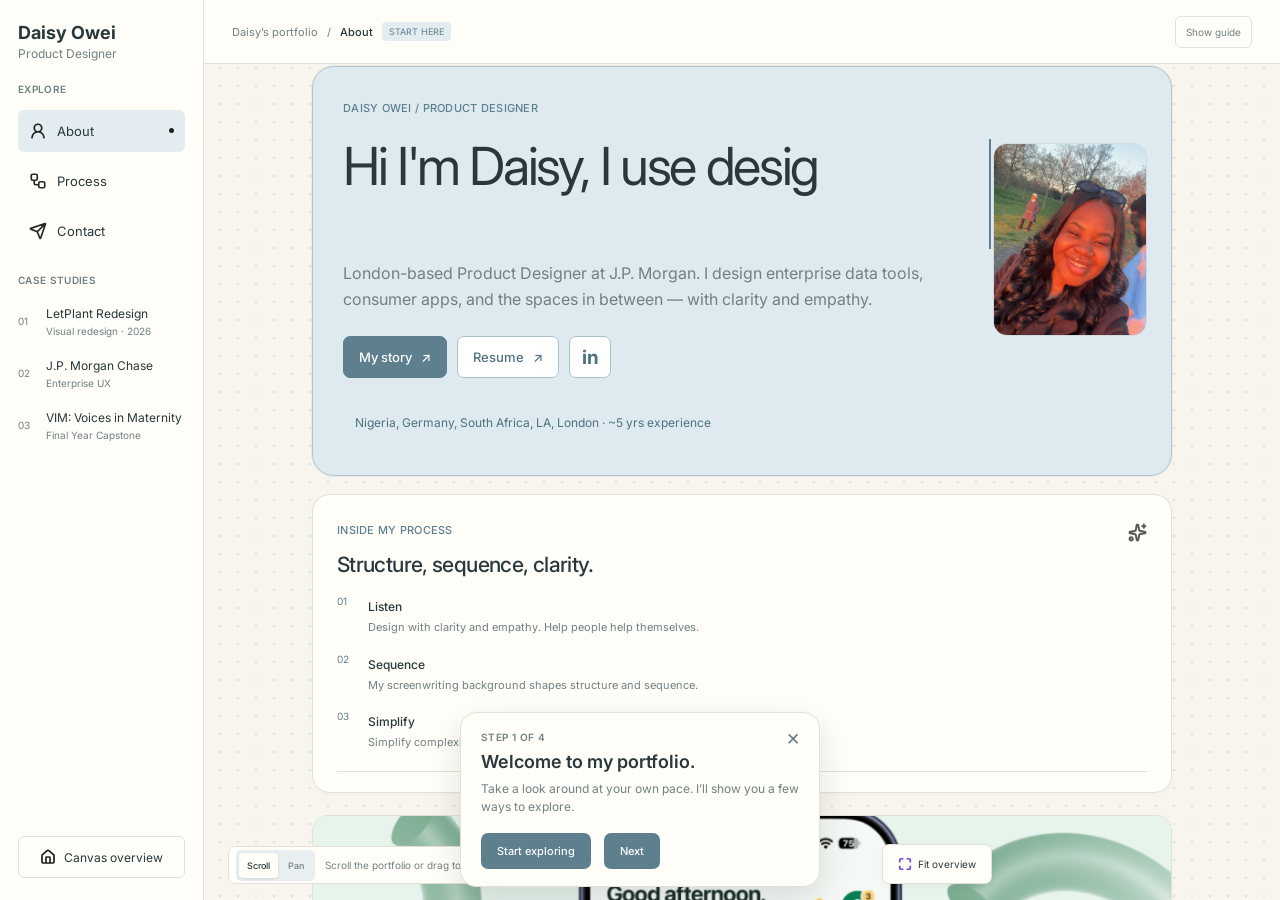
<file: index.html>
<!doctype html>
<html lang="en">
  <head>
    <meta charset="UTF-8" />
    <meta name="viewport" content="width=device-width, initial-scale=1.0" />
    <meta
      name="description"
      content="Daisy Owei is a London-based product designer making thoughtful digital experiences."
    />
    <meta name="theme-color" content="#f7f5ee" />
    <title>Daisy Owei — Product Designer</title>
    <link rel="preconnect" href="https://fonts.googleapis.com" />
    <link rel="preconnect" href="https://fonts.gstatic.com" crossorigin />
    <link
      href="https://fonts.googleapis.com/css2?family=Inter:wght@400;500;600;700&display=swap"
      rel="stylesheet"
    />
    <link rel="stylesheet" href="./styles.css?v=contact-section-v1" />
    <script src="./app.js?v=contact-section-v1" defer></script>
  </head>
  <body class="right-sidebar-collapsed">
    <div class="app-shell">
      <aside class="left-sidebar" aria-label="Portfolio navigation">
        <a class="identity" href="#about" aria-label="Daisy Owei home">
          <span class="identity-name">Daisy Owei</span>
          <span class="identity-role">Product Designer</span>
        </a>

        <nav class="primary-nav" aria-label="Explore">
          <p class="side-label">Explore</p>
          <a class="nav-link is-active" href="#about" data-section="about">
            <img src="./public/assets/imgUserRound.svg" alt="" />
            <span>About</span>
            <img class="active-dot" src="./public/assets/imgCurrentSectionIndicator.svg" alt="" />
          </a>
          <a class="nav-link" href="#process" data-section="process">
            <img src="./public/assets/imgWorkflow.svg" alt="" />
            <span>Process</span>
          </a>
          <a class="nav-link" href="#contact" data-section="contact">
            <img src="./public/assets/imgSend.svg" alt="" />
            <span>Contact</span>
          </a>
        </nav>

        <nav class="case-nav" aria-label="Case studies">
          <p class="side-label">Case studies</p>
          <a href="#letplant-case-study" data-project="LetPlant Redesign">
            <span class="case-number">01</span>
            <span><strong>LetPlant Redesign</strong><small>Visual redesign · 2026</small></span>
          </a>
          <a href="#jpmorgan-case-study" data-project="J.P. Morgan Chase">
            <span class="case-number">02</span>
            <span><strong>J.P. Morgan Chase</strong><small>Enterprise UX</small></span>
          </a>
          <a href="#vim-case-study" data-project="VIM: Voices in Maternity">
            <span class="case-number">03</span>
            <span><strong>VIM: Voices in Maternity</strong><small>Final Year Capstone</small></span>
          </a>
        </nav>

        <div class="sidebar-bottom">
          <button class="canvas-overview-button" type="button" data-action="fit">
            <img src="./public/assets/imgHouse.svg" alt="" />
            <span>Canvas overview</span>
          </button>
        </div>
      </aside>

      <main class="workspace">
        <header class="topbar">
          <a class="mobile-brand" href="#about" aria-label="Daisy Owei home">
            <span><strong>Daisy Owei</strong><small>Product Designer</small></span>
          </a>
          <div class="breadcrumbs">
            <a href="#about">Daisy’s portfolio</a>
            <span aria-hidden="true">/</span>
            <span class="crumb-current">About</span>
            <span class="case-study-overview-tag">Project overview</span>
            <button class="start-tag" type="button" data-action="canvas-tour">Start here</button>
          </div>
          <button class="case-study-back" type="button" data-action="back-to-canvas">
            <span aria-hidden="true">←</span> Back to canvas
          </button>
          <button class="right-sidebar-toggle" type="button" aria-controls="right-sidebar" aria-expanded="false">
            Show guide
          </button>
          <button class="mobile-menu" type="button" aria-label="Show portfolio guide">
            <span>Menu</span>
            <span class="menu-icon" aria-hidden="true">☰</span>
          </button>
        </header>

        <div class="mobile-view-switch" role="group" aria-label="Portfolio view">
          <span>View</span>
          <div>
            <button type="button" data-mobile-view="website" aria-pressed="true">Website</button>
            <button type="button" data-mobile-view="canvas" aria-pressed="false">Canvas</button>
          </div>
        </div>

        <section class="canvas-viewport" aria-label="Interactive portfolio canvas">
          <div class="canvas-world" id="canvas-world">
            <div class="canvas-section-kicker">
              <span class="tiny-blue-dot"></span>
              <span>About · Start here</span>
            </div>

            <div class="intro-grid">
              <section class="intro-card canvas-card" id="about" aria-labelledby="intro-title">
                <div class="intro-card-top">
                  <p class="eyebrow">Daisy Owei / Product Designer</p>
                </div>
                <h1 id="intro-title" aria-label="Hi I'm Daisy, I use design to solve complex problems.">
                  <span class="typewriter-text" aria-hidden="true">Hi I'm Daisy, I use design to solve complex problems.</span>
                  <span class="typewriter-reserve" aria-hidden="true">Hi I'm Daisy, I use design to solve complex problems.</span>
                </h1>
                <img class="intro-photo" src="./public/assets/daisy-profile.jpeg" alt="Daisy smiling outside" />
                <p class="intro-copy">
                  London-based Product Designer at J.P. Morgan. I design enterprise data tools,
                  consumer apps, and the spaces in between — with clarity and empathy.
                </p>
                <div class="intro-actions">
                  <a class="button button-primary" href="#about-me" data-about-story>
                    My story <span aria-hidden="true">↗</span>
                  </a>
                  <a class="button button-secondary" href="https://daisycv.netlify.app/" target="_blank" rel="noopener noreferrer">
                    Resume <span aria-hidden="true">↗</span>
                  </a>
                  <a class="button button-secondary button-linkedin" href="https://www.linkedin.com/in/daisy-owei-1319361a2/?originalSubdomain=uk" target="_blank" rel="noopener noreferrer" aria-label="LinkedIn" title="LinkedIn">
                    <span aria-hidden="true">in</span>
                  </a>
                </div>
                <div class="experience-strip">
                  <span>Nigeria, Germany, South Africa, LA, London · ~5 yrs experience</span>
                </div>
              </section>

              <section class="process-card canvas-card" id="process" aria-labelledby="process-title">
                <div class="process-heading">
                  <div>
                    <p class="eyebrow">Inside my process</p>
                    <h2 id="process-title">Structure, sequence, clarity.</h2>
                  </div>
                  <img src="./public/assets/imgSparkles.svg" alt="" />
                </div>
                <ol class="process-steps">
                  <li><span>01</span><div><strong>Listen</strong><p>Design with clarity and empathy. Help people help themselves.</p></div></li>
                  <li><span>02</span><div><strong>Sequence</strong><p>My screenwriting background shapes structure and sequence.</p></div></li>
                  <li><span>03</span><div><strong>Simplify</strong><p>Simplify complexity. Make someone’s life a bit easier.</p></div></li>
                </ol>
              </section>
            </div>

            <section class="project-grid" id="work" aria-label="Selected work">
              <article class="project-card canvas-card" id="letplant-project">
                <a class="project-image-link" href="#letplant-case-study" aria-label="Open LetPlant Redesign case study">
                  <img class="project-image" src="./public/assets/cover-letplant.png" alt="LetPlant plant-care app displayed on a phone" loading="lazy" />
                </a>
                <div class="project-card-body">
                  <div class="project-meta"><span>01 / Visual redesign</span><span class="project-chip">2026 · Ongoing</span></div>
                  <h2>LetPlant Redesign</h2>
                  <p>Led the visual redesign of an AI plant-care app with 14,000+ users across iOS and Android — bringing key features forward and making everyday care easier to navigate.</p>
                  <div class="project-footer"><small>iOS live · Android rolling out</small><a href="#letplant-case-study">View case study <span>↗</span></a></div>
                </div>
              </article>

              <article class="project-card canvas-card" id="jpmorgan-project">
                <a class="project-image-link" href="#jpmorgan-case-study" data-open-project="J.P. Morgan Chase" aria-label="Open J.P. Morgan Chase case study">
                  <img class="project-image" src="./public/assets/cover-jpmorgan.jpg" alt="J.P. Morgan Corporate and Investment Bank presentation on a laptop" loading="lazy" />
                </a>
                <div class="project-card-body">
                  <div class="project-meta"><span>02 / Enterprise UX</span><span class="project-chip">J.P. Morgan</span></div>
                  <h2><a href="#jpmorgan-case-study" data-open-project="J.P. Morgan Chase">Redesigning Enterprise Tools for Global Clients</a></h2>
                  <p>Designing enterprise data tools for a global investment bank, simplifying complex financial information for the people who use them every day.</p>
                  <div class="project-footer"><small>Financial data platforms</small><a href="#jpmorgan-case-study" data-open-project="J.P. Morgan Chase">View case study <span>↗</span></a></div>
                </div>
              </article>

              <article class="project-card canvas-card" id="vim-project">
                <a class="project-image-link" href="#vim-case-study" data-open-project="VIM: Voices in Maternity" aria-label="Open VIM: Voices in Maternity case study">
                  <img class="project-image" src="./public/assets/cover-vim.jpg" alt="VIM maternity equity project displayed on a laptop" loading="lazy" />
                </a>
                <div class="project-card-body">
                  <div class="project-meta"><span>03 / Equity design</span><span class="project-chip">Final Year Capstone</span></div>
                  <h2>VIM: Voices in Maternity</h2>
                  <p>Designing for equity in maternal healthcare. Final Year Capstone.</p>
                  <div class="project-footer"><small>Healthcare · Social impact</small><a href="#vim-case-study" data-open-project="VIM: Voices in Maternity">View case study <span>↗</span></a></div>
                </div>
              </article>
            </section>

            <section class="project-collection" id="bonus-projects" aria-label="Bonus projects">
              <div class="collection-heading">
                <p class="collection-kicker">Bonus projects</p>
              </div>

              <article class="project-card featured-project canvas-card" id="quick-ux-wins">
                <a class="project-image-link" href="#quick-ux-case-study" data-open-project="Quick UX Wins in Fast-Paced Environments" aria-label="Open Quick UX Wins in Fast-Paced Environments project">
                  <img class="project-image" src="./public/assets/cover-quick-ux.jpg" alt="Mobile design screens for Cookie Jar, chat, and Millennium TV" loading="lazy" />
                </a>
                <div class="project-card-body">
                  <div class="project-meta"><span>Bonus project / Product design</span><span class="project-chip">Featured</span></div>
                  <h2>Quick UX Wins in Fast-Paced Environments</h2>
                  <p>Small, thoughtful design improvements that make complex products clearer and easier to use.</p>
                  <div class="project-footer"><small>Fast-paced product design</small><a href="#quick-ux-case-study" data-open-project="Quick UX Wins in Fast-Paced Environments">View project <span>↗</span></a></div>
                </div>
              </article>

              <section class="project-subsection" id="early-career-projects" aria-label="Early career case studies">
                <div class="collection-subheading">
                  <p class="collection-kicker">Early career case studies</p>
                </div>
                <div class="project-grid secondary-project-grid">
                  <article class="project-card canvas-card" id="hinge-feature-design">
                    <a class="project-image-link" href="#hinge-case-study" data-open-project="Hinge Feature Design" aria-label="Open Hinge Feature Design project">
                      <img class="project-image" src="./public/assets/cover-hinge.jpg" alt="Hinge Standouts and Trivia feature screens on phones" loading="lazy" />
                    </a>
                    <div class="project-card-body">
                      <div class="project-meta"><span>Early career / UX design</span><span class="project-chip">Case study</span></div>
                      <h2>Hinge Feature Design</h2>
                      <p>A feature-design project exploring a more thoughtful experience for making connections.</p>
                      <div class="project-footer"><small>Early career case study</small><a href="#hinge-case-study" data-open-project="Hinge Feature Design">View project <span>↗</span></a></div>
                    </div>
                  </article>

                  <article class="project-card canvas-card" id="internet-health-visualisations">
                    <a class="project-image-link" href="#internet-health-case-study" data-open-project="Internet Health Data Visualisations" aria-label="Open Internet Health Data Visualisations project">
                      <img class="project-image" src="./public/assets/cover-internet-health.jpg" alt="Internet shutdowns analysis displayed on a laptop" loading="lazy" />
                    </a>
                    <div class="project-card-body">
                      <div class="project-meta"><span>Early career / Data visualisation</span><span class="project-chip">Case study</span></div>
                      <h2>Internet Health Data Visualisations</h2>
                      <p>Visualising internet health to make complex information and patterns easier to understand.</p>
                      <div class="project-footer"><small>Early career case study</small><a href="#internet-health-case-study" data-open-project="Internet Health Data Visualisations">View project <span>↗</span></a></div>
                    </div>
                  </article>
                </div>
              </section>
            </section>

            <section class="project-collection personal-projects" id="personal-social-impact" aria-label="Personal and social impact projects">
              <div class="collection-heading">
                <p class="collection-kicker">Personal and social impact</p>
              </div>
              <div class="project-grid secondary-project-grid">
                <article class="project-card canvas-card" id="hone-personal-project">
                  <a class="project-image-link" href="#hone-case-study" data-open-project="Hone Personal Project" aria-label="Open Hone Personal Project">
                    <img class="project-image" src="./public/assets/cover-hone.png" alt="Hone productivity app concept screens" loading="lazy" />
                  </a>
                  <div class="project-card-body">
                    <div class="project-meta"><span>Personal / Product design</span><span class="project-chip">Personal project</span></div>
                    <h2>Hone — Personal Project</h2>
                    <p>A consumer app for habit-building and follow-through. Currently in progress, so the screens are still evolving.</p>
                    <div class="project-footer"><small>Personal project</small><a href="#hone-case-study" data-open-project="Hone Personal Project">View project <span>↗</span></a></div>
                  </div>
                </article>

                <article class="project-card canvas-card" id="caps-for-care">
                  <a class="project-image-link" href="#caps-for-care-case-study" data-open-project="Caps for Care" aria-label="Open Caps for Care project">
                    <img class="project-image" src="./public/assets/cover-caps-for-care.jpg" alt="Caps for Care T-shirt and cap laid on a wooden floor" loading="lazy" />
                  </a>
                  <div class="project-card-body">
                    <div class="project-meta"><span>Social impact / Community</span><span class="project-chip">Community project</span></div>
                    <h2>Caps for Care</h2>
                    <p>A community-focused project bringing design and social impact together.</p>
                    <div class="project-footer"><small>Personal and social impact</small><a href="#caps-for-care-case-study" data-open-project="Caps for Care">View project <span>↗</span></a></div>
                  </div>
                </article>
              </div>
            </section>

            <section class="canvas-contact canvas-card" id="contact" aria-labelledby="canvas-contact-title">
              <p class="eyebrow">Let’s connect</p>
              <h2 id="canvas-contact-title">Contact</h2>
              <p class="canvas-contact-copy">Feel free to say hi, ask me what I’m currently designing, or anything else!</p>
              <div class="canvas-contact-links">
                <a href="mailto:daisyicowei@gmail.com"><span aria-hidden="true">📬</span><span><small>Email me</small><strong>daisyicowei@gmail.com</strong></span><span aria-hidden="true">↗</span></a>
                <a href="https://www.linkedin.com/in/daisy-owei-1319361a2/?originalSubdomain=uk" target="_blank" rel="noopener noreferrer"><span aria-hidden="true">in</span><span><small>LinkedIn</small><strong>Daisy Owei</strong></span><span aria-hidden="true">↗</span></a>
              </div>
            </section>
          </div>

          <div class="onboarding-card" role="dialog" aria-labelledby="onboarding-title" aria-describedby="onboarding-copy" aria-live="polite" hidden>
            <span class="onboarding-step"></span>
            <button class="onboarding-close" type="button" aria-label="Dismiss portfolio guide">×</button>
            <h2 id="onboarding-title"></h2>
            <p id="onboarding-copy"></p>
            <div class="onboarding-actions">
              <button class="button button-primary" type="button" data-action="start-exploring">Start exploring</button>
              <button class="button button-primary" type="button" data-action="next-tour-step">Next</button>
            </div>
          </div>

          <div class="canvas-hint">
            <div class="canvas-mode-switch" role="group" aria-label="Canvas interaction mode">
              <button type="button" data-canvas-mode="scroll" aria-pressed="true">Scroll</button>
              <button type="button" data-canvas-mode="pan" aria-pressed="false">Pan</button>
            </div>
            <span class="canvas-mode-hint">Scroll the portfolio or drag to pan</span>
          </div>

          <div class="zoom-toolbar" aria-label="Canvas zoom controls">
            <button type="button" data-action="zoom-out" aria-label="Zoom out">
              <img src="./public/assets/imgMinus.svg" alt="" />
            </button>
            <output id="zoom-level" aria-live="polite">100%</output>
            <button type="button" data-action="zoom-in" aria-label="Zoom in">
              <img src="./public/assets/imgPlus.svg" alt="" />
            </button>
            <span class="toolbar-separator"></span>
            <button class="fit-button" type="button" data-action="fit">
              <img src="./public/assets/imgMaximize.svg" alt="" />
              <span>Fit overview</span>
            </button>
          </div>
        </section>

        <nav class="mobile-menu-panel" id="mobile-menu-panel" aria-label="Portfolio navigation" hidden>
          <div class="mobile-menu-content">
            <p class="mobile-menu-eyebrow">Explore</p>
            <h2>Follow your curiosity.</h2>
            <div class="mobile-main-links">
              <a href="#about" data-mobile-section="about" class="is-active" aria-current="page">About <span>•</span></a>
              <a href="#work" data-mobile-section="work">Selected work <span aria-hidden="true">↓</span></a>
              <a href="#process" data-mobile-section="process">Process <span aria-hidden="true">↓</span></a>
              <a href="#contact" data-mobile-section="contact">Contact <span aria-hidden="true">↓</span></a>
            </div>
            <div class="mobile-work-links">
              <p class="mobile-menu-eyebrow">Straight to the work</p>
              <a href="#letplant-project" data-mobile-section="letplant-project"><span>01</span><span><strong>LetPlant Redesign</strong><small>Visual redesign · 2026</small></span><b aria-hidden="true">↗</b></a>
              <a href="#jpmorgan-case-study" data-mobile-section="jpmorgan-project"><span>02</span><span><strong>J.P. Morgan Chase</strong><small>Enterprise UX</small></span><b aria-hidden="true">↗</b></a>
              <a href="#vim-case-study" data-mobile-section="vim-project"><span>03</span><span><strong>VIM: Voices in Maternity</strong><small>Final Year Capstone</small></span><b aria-hidden="true">↗</b></a>
              <a href="#quick-ux-case-study" data-mobile-section="quick-ux-wins"><span>04</span><span><strong>Quick UX Wins</strong><small>Bonus project</small></span><b aria-hidden="true">↗</b></a>
              <a href="#hinge-case-study" data-mobile-section="hinge-feature-design"><span>05</span><span><strong>Hinge Feature Design</strong><small>Early career case study</small></span><b aria-hidden="true">↗</b></a>
              <a href="#internet-health-case-study" data-mobile-section="internet-health-visualisations"><span>06</span><span><strong>Internet Health Data Visualisations</strong><small>Early career case study</small></span><b aria-hidden="true">↗</b></a>
              <a href="#hone-case-study" data-mobile-section="hone-personal-project"><span>07</span><span><strong>Hone — Personal Project</strong><small>Personal project</small></span><b aria-hidden="true">↗</b></a>
              <a href="#caps-for-care-case-study" data-mobile-section="caps-for-care"><span>08</span><span><strong>Caps for Care</strong><small>Personal and social impact</small></span><b aria-hidden="true">↗</b></a>
            </div>
            <a class="mobile-contact-link" href="mailto:hello@daisyowei.com">Say hello <span aria-hidden="true">↗</span></a>
          </div>
        </nav>

        <div class="case-study-frame" id="case-study-frame" hidden>
          <iframe title="Portfolio case study"></iframe>
        </div>
      </main>

      <aside class="right-sidebar" id="right-sidebar" aria-label="Your portfolio guide">
        <div class="guide-content">
          <div class="canvas-map">
            <p class="side-label">On the canvas</p>
            <div class="map-grid">
              <div class="map-top-grid"></div>
              <div class="map-selected-work">
                <p class="map-section-label">Selected work</p>
                <div class="map-project-grid"></div>
              </div>
            </div>
          </div>

          <nav class="right-project-nav" aria-label="More projects">
            <section class="project-nav-card bonus-nav-card" aria-labelledby="bonus-nav-title">
              <h2 class="project-nav-heading" id="bonus-nav-title">Bonus projects</h2>
              <div class="project-nav-links">
                <a class="project-nav-link" href="#quick-ux-case-study" data-project="Quick UX Wins in Fast-Paced Environments">Quick UX Wins <span aria-hidden="true">↗</span></a>
                <details class="project-nav-accordion">
                  <summary class="project-nav-link">Early Career</summary>
                  <div class="project-nav-children">
                    <a href="#hinge-case-study" data-project="Hinge Feature Design">Hinge Feature Design</a>
                    <a href="#internet-health-case-study" data-project="Internet Health Data Visualisations">Internet Health Data Visualisations</a>
                  </div>
                </details>
              </div>
            </section>
            <section class="project-nav-card impact-nav-card" aria-labelledby="impact-nav-title">
              <h2 class="project-nav-heading" id="impact-nav-title">Personal &amp; Social Impact</h2>
              <div class="project-nav-links">
                <a class="project-nav-link" href="#hone-case-study" data-project="Hone Personal Project">Hone <span aria-hidden="true">↗</span></a>
                <a class="project-nav-link" href="#caps-for-care-case-study" data-project="Caps for Care">Caps for Care <span aria-hidden="true">↗</span></a>
              </div>
            </section>
          </nav>

          <div class="location-pill"><img src="./public/assets/imgMapPin.svg" alt="" /><span>You’re here: About</span></div>
          <button class="guide-tour-button" type="button" data-action="canvas-tour">
            <img src="./public/assets/imgSparkles.svg" alt="" />
            <span>Your portfolio guide</span>
            <span class="guide-tour-arrow" aria-hidden="true">↗</span>
          </button>
        </div>
      </aside>

      <nav class="mobile-nav" aria-label="Portfolio sections">
        <a href="#about" data-section="about"><img src="./public/assets/imgUserRound.svg" alt="" /><span>About</span></a>
        <a href="#work" data-section="work"><img src="./public/assets/imgLayoutGrid.svg" alt="" /><span>Work</span></a>
        <a href="#process" data-section="process"><img src="./public/assets/imgWorkflow.svg" alt="" /><span>Process</span></a>
        <a href="#contact" data-section="contact"><img src="./public/assets/imgSend.svg" alt="" /><span>Contact</span></a>
      </nav>
    </div>

    <dialog class="project-dialog" id="project-dialog">
      <button class="dialog-close" type="button" aria-label="Close case study">×</button>
      <p class="eyebrow">Selected case study</p>
      <h2 id="dialog-title"></h2>
      <p id="dialog-copy"></p>
      <a class="button button-primary" href="mailto:hello@daisyowei.com?subject=Portfolio%20case%20study">Ask me about this project <span aria-hidden="true">↗</span></a>
    </dialog>
  </body>
</html>
</file>
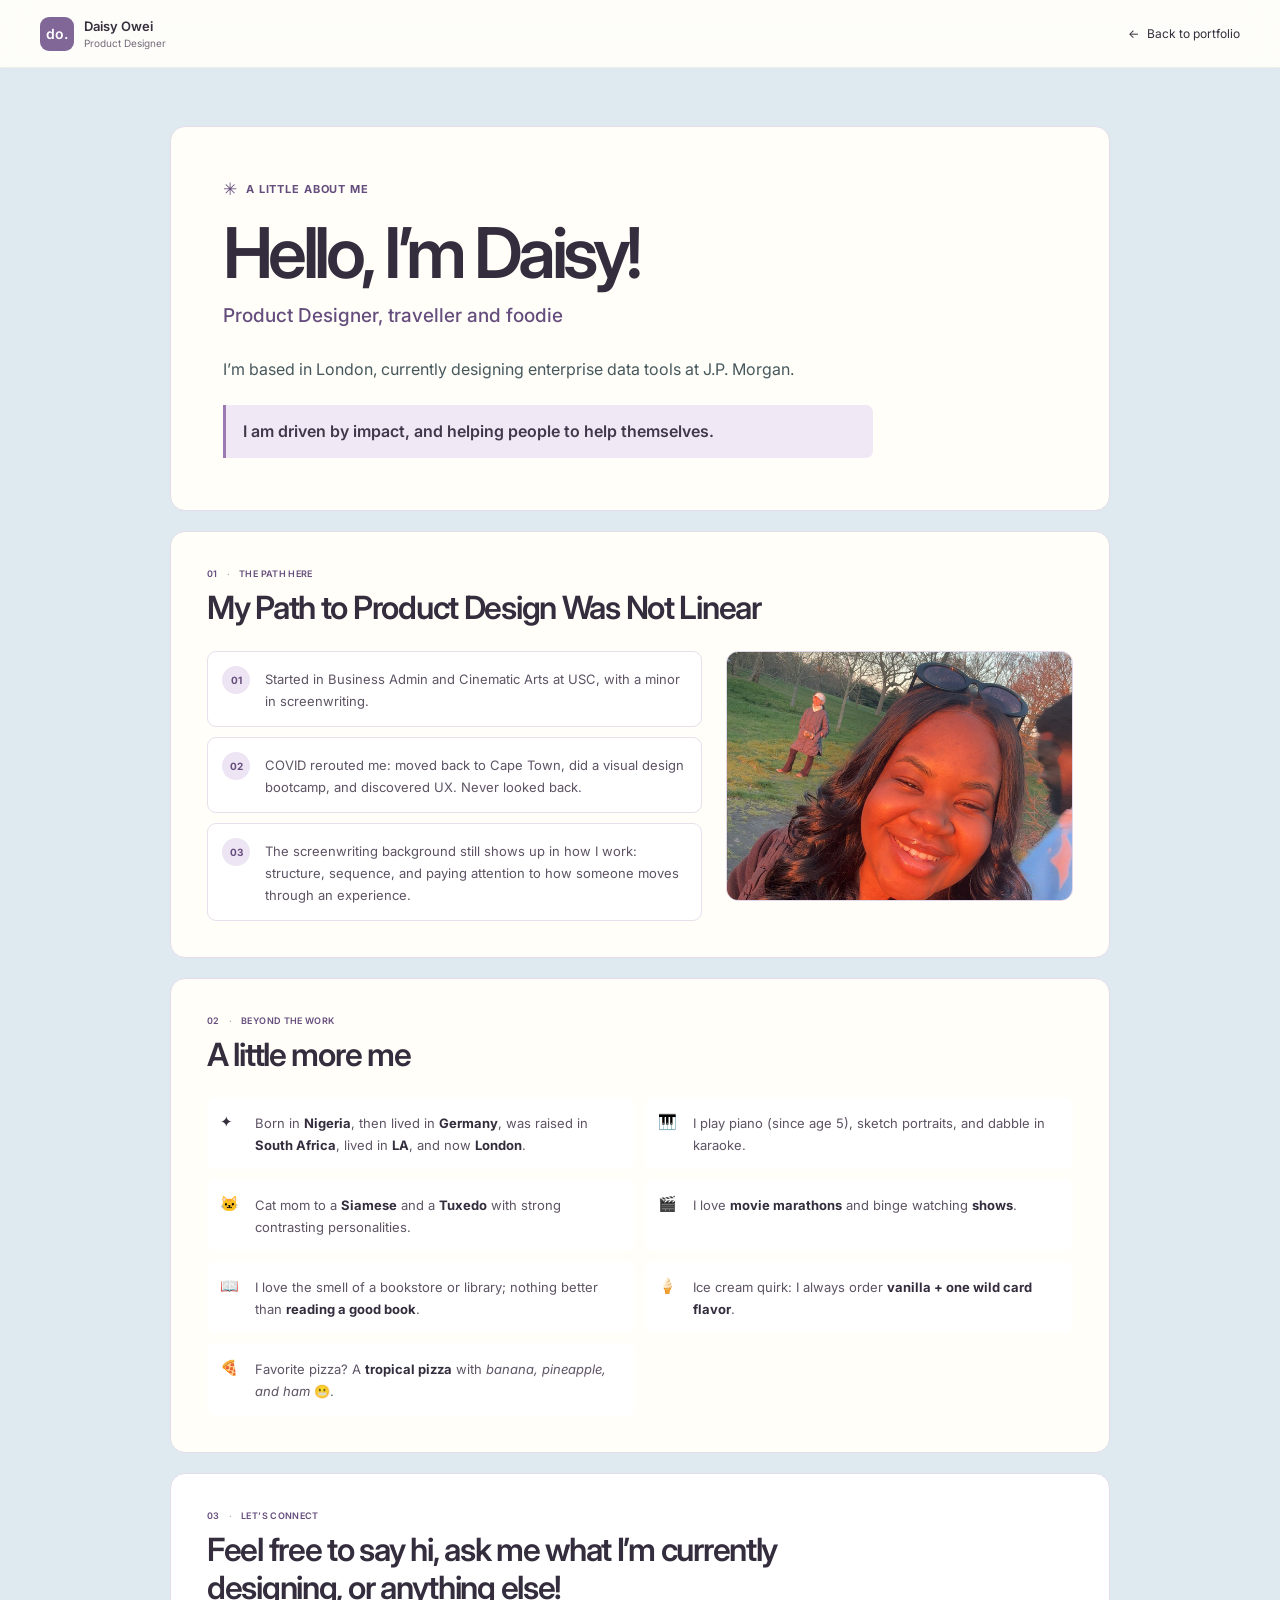
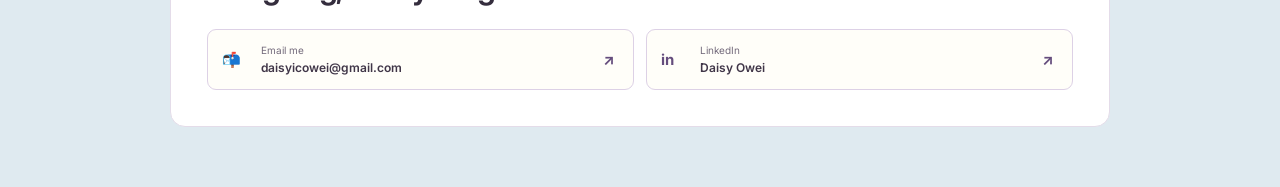
<file: about.html>
<!doctype html>
<html lang="en">
  <head>
    <meta charset="UTF-8" />
    <meta name="viewport" content="width=device-width, initial-scale=1.0" />
    <meta
      name="description"
      content="Meet Daisy Owei: London-based product designer, traveller, and foodie."
    />
    <meta name="theme-color" content="#f7f5ee" />
    <title>About Me — Daisy Owei</title>
    <link rel="preconnect" href="https://fonts.googleapis.com" />
    <link rel="preconnect" href="https://fonts.gstatic.com" crossorigin />
    <link
      href="https://fonts.googleapis.com/css2?family=Inter:wght@400;500;600;700&display=swap"
      rel="stylesheet"
    />
    <link rel="stylesheet" href="./letplant.css?v=pastel-green-v2" />
    <link rel="stylesheet" href="./about.css?v=white-about-tiles-v2" />
    <script src="./about.js?v=about-story-page-v1" defer></script>
  </head>
  <body class="case-study-page about-page">
    <header class="case-header">
      <a class="case-brand" href="./index.html#about" target="_top" aria-label="Daisy Owei portfolio home">
        <span class="case-brand-mark">do.</span>
        <span>Daisy Owei <small>Product Designer</small></span>
      </a>
      <a class="back-link" href="./index.html#about" target="_top"><span aria-hidden="true">←</span> Back to portfolio</a>
    </header>

    <div class="case-layout about-layout">
      <main class="case-content about-content">
        <section class="about-hero" id="overview" aria-labelledby="about-title">
          <p class="about-kicker"><span aria-hidden="true">✳</span> A little about me</p>
          <h1 id="about-title">Hello, I’m Daisy!</h1>
          <p class="about-subtitle">Product Designer, traveller and foodie</p>
          <p class="about-lede">I’m based in London, currently designing enterprise data tools at J.P. Morgan.</p>
          <p class="about-impact">I am driven by impact, and helping people to help themselves.</p>
        </section>

        <section class="about-section" id="path" aria-labelledby="path-title">
          <p class="section-index">01 <span>·</span> The path here</p>
          <h2 id="path-title">My Path to Product Design Was Not Linear</h2>
          <div class="about-path-layout">
            <ol class="about-path-list">
              <li><span>01</span><p>Started in Business Admin and Cinematic Arts at USC, with a minor in screenwriting.</p></li>
              <li><span>02</span><p>COVID rerouted me: moved back to Cape Town, did a visual design bootcamp, and discovered UX. Never looked back.</p></li>
              <li><span>03</span><p>The screenwriting background still shows up in how I work: structure, sequence, and paying attention to how someone moves through an experience.</p></li>
            </ol>
            <img class="about-photo" src="./public/assets/daisy-profile.jpeg" alt="Daisy smiling outside" />
          </div>
        </section>

        <section class="about-section" id="more-about-me" aria-labelledby="more-title">
          <p class="section-index">02 <span>·</span> Beyond the work</p>
          <h2 id="more-title">A little more me</h2>
          <ul class="about-fun-facts">
            <li><span aria-hidden="true">✦</span><p>Born in <strong>Nigeria</strong>, then lived in <strong>Germany</strong>, was raised in <strong>South Africa</strong>, lived in <strong>LA</strong>, and now <strong>London</strong>.</p></li>
            <li><span aria-hidden="true">🎹</span><p>I play piano (since age 5), sketch portraits, and dabble in karaoke.</p></li>
            <li><span aria-hidden="true">🐱</span><p>Cat mom to a <strong>Siamese</strong> and a <strong>Tuxedo</strong> with strong contrasting personalities.</p></li>
            <li><span aria-hidden="true">🎬</span><p>I love <strong>movie marathons</strong> and binge watching <strong>shows</strong>.</p></li>
            <li><span aria-hidden="true">📖</span><p>I love the smell of a bookstore or library; nothing better than <strong>reading a good book</strong>.</p></li>
            <li><span aria-hidden="true">🍦</span><p>Ice cream quirk: I always order <strong>vanilla + one wild card flavor</strong>.</p></li>
            <li><span aria-hidden="true">🍕</span><p>Favorite pizza? A <strong>tropical pizza</strong> with <em>banana, pineapple, and ham 😬</em>.</p></li>
          </ul>
        </section>

        <section class="about-contact" id="say-hi" aria-labelledby="say-hi-title">
          <p class="section-index">03 <span>·</span> Let’s connect</p>
          <h2 id="say-hi-title">Feel free to say hi, ask me what I’m currently designing, or anything else!</h2>
          <div class="about-contact-links">
            <a href="mailto:daisyicowei@gmail.com"><span aria-hidden="true">📬</span><span><small>Email me</small><strong>daisyicowei@gmail.com</strong></span><span aria-hidden="true">↗</span></a>
            <a href="https://www.linkedin.com/in/daisy-owei-1319361a2/?originalSubdomain=uk" target="_blank" rel="noreferrer"><span aria-hidden="true">in</span><span><small>LinkedIn</small><strong>Daisy Owei</strong></span><span aria-hidden="true">↗</span></a>
          </div>
        </section>
      </main>
    </div>
  </body>
</html>
</file>
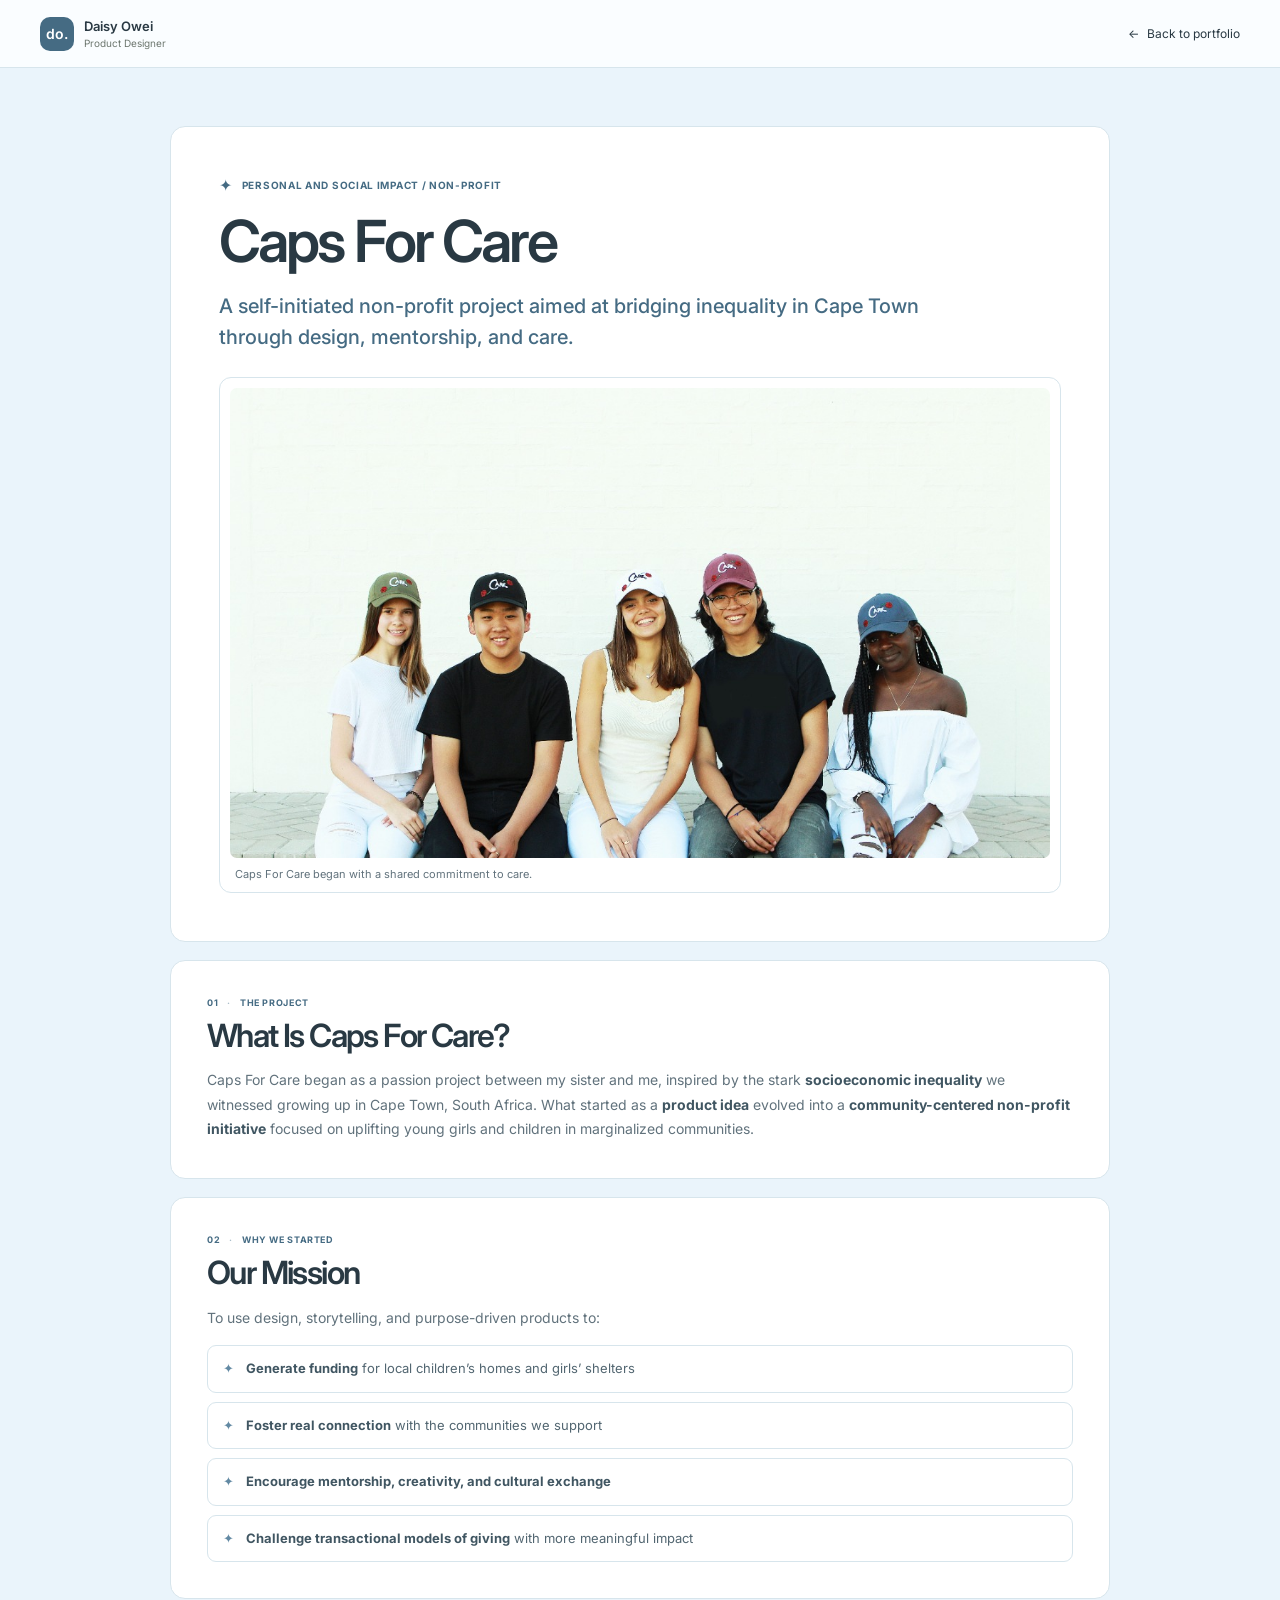
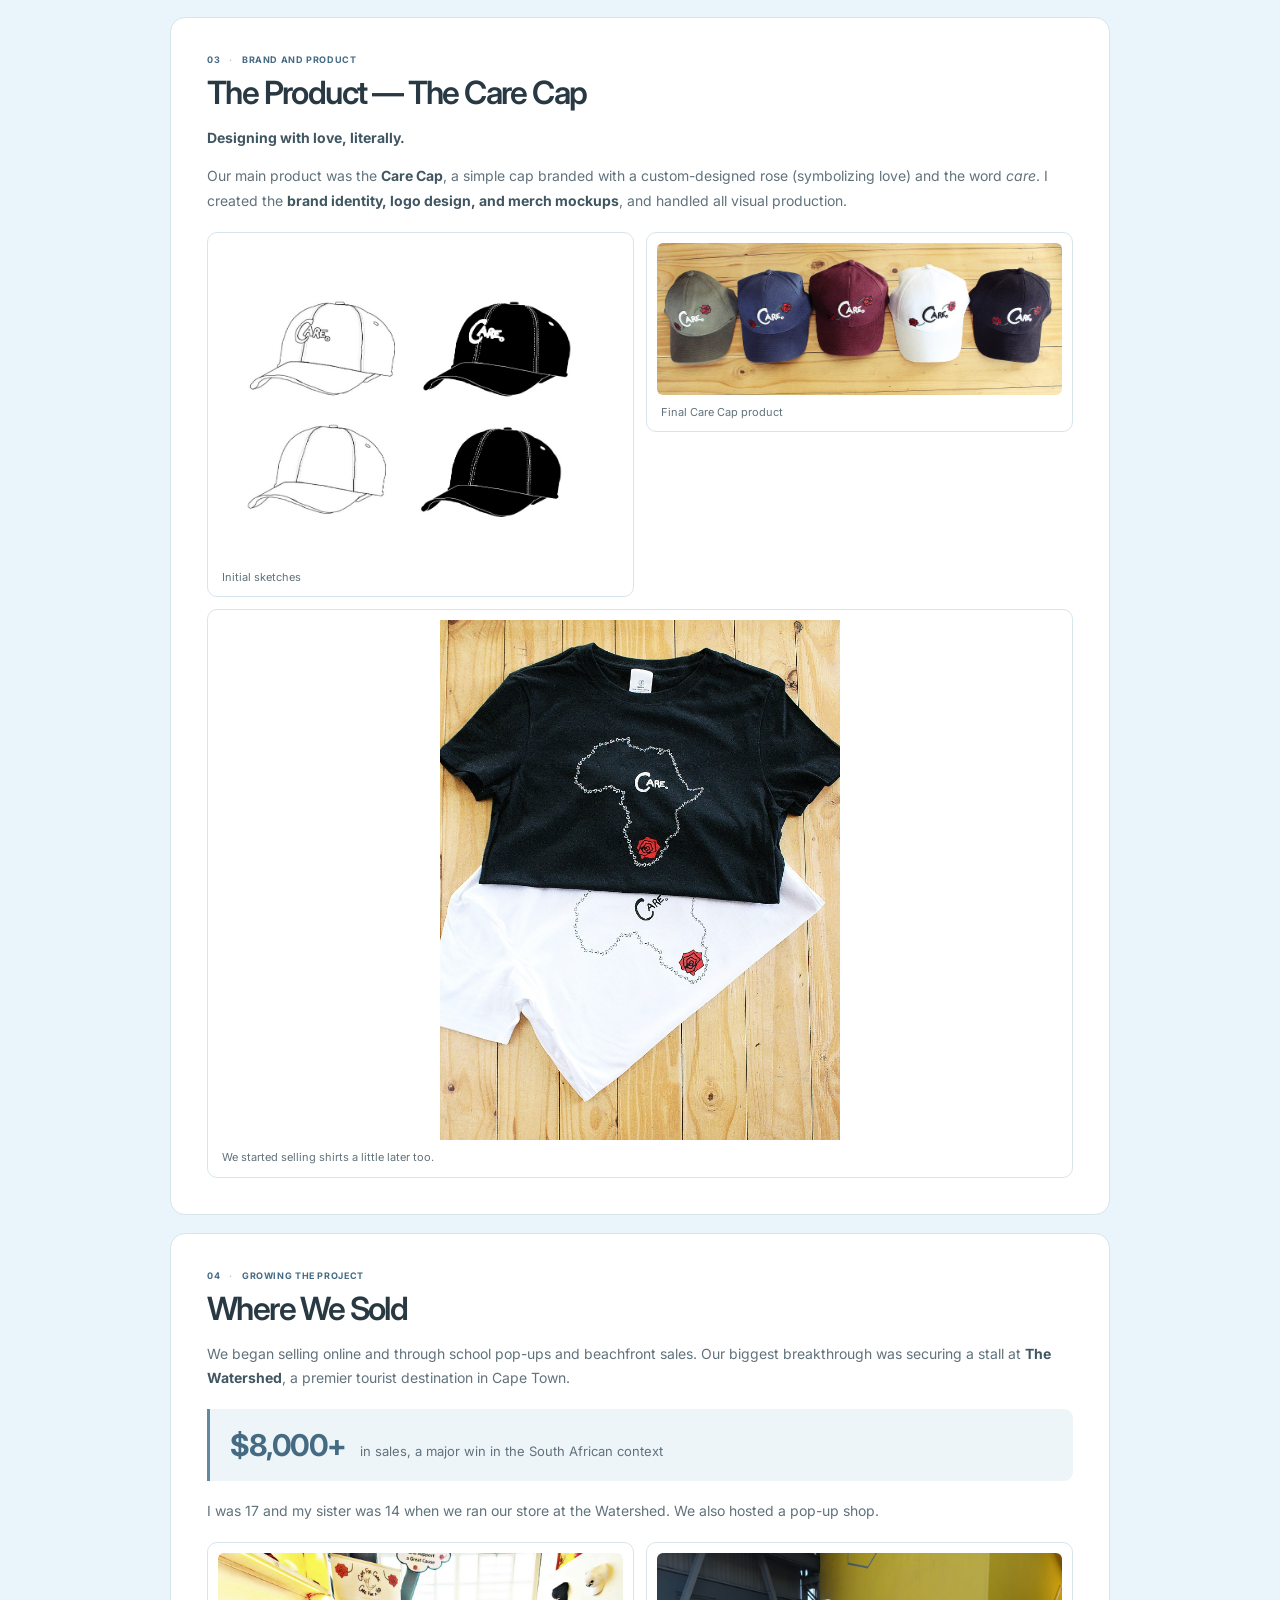
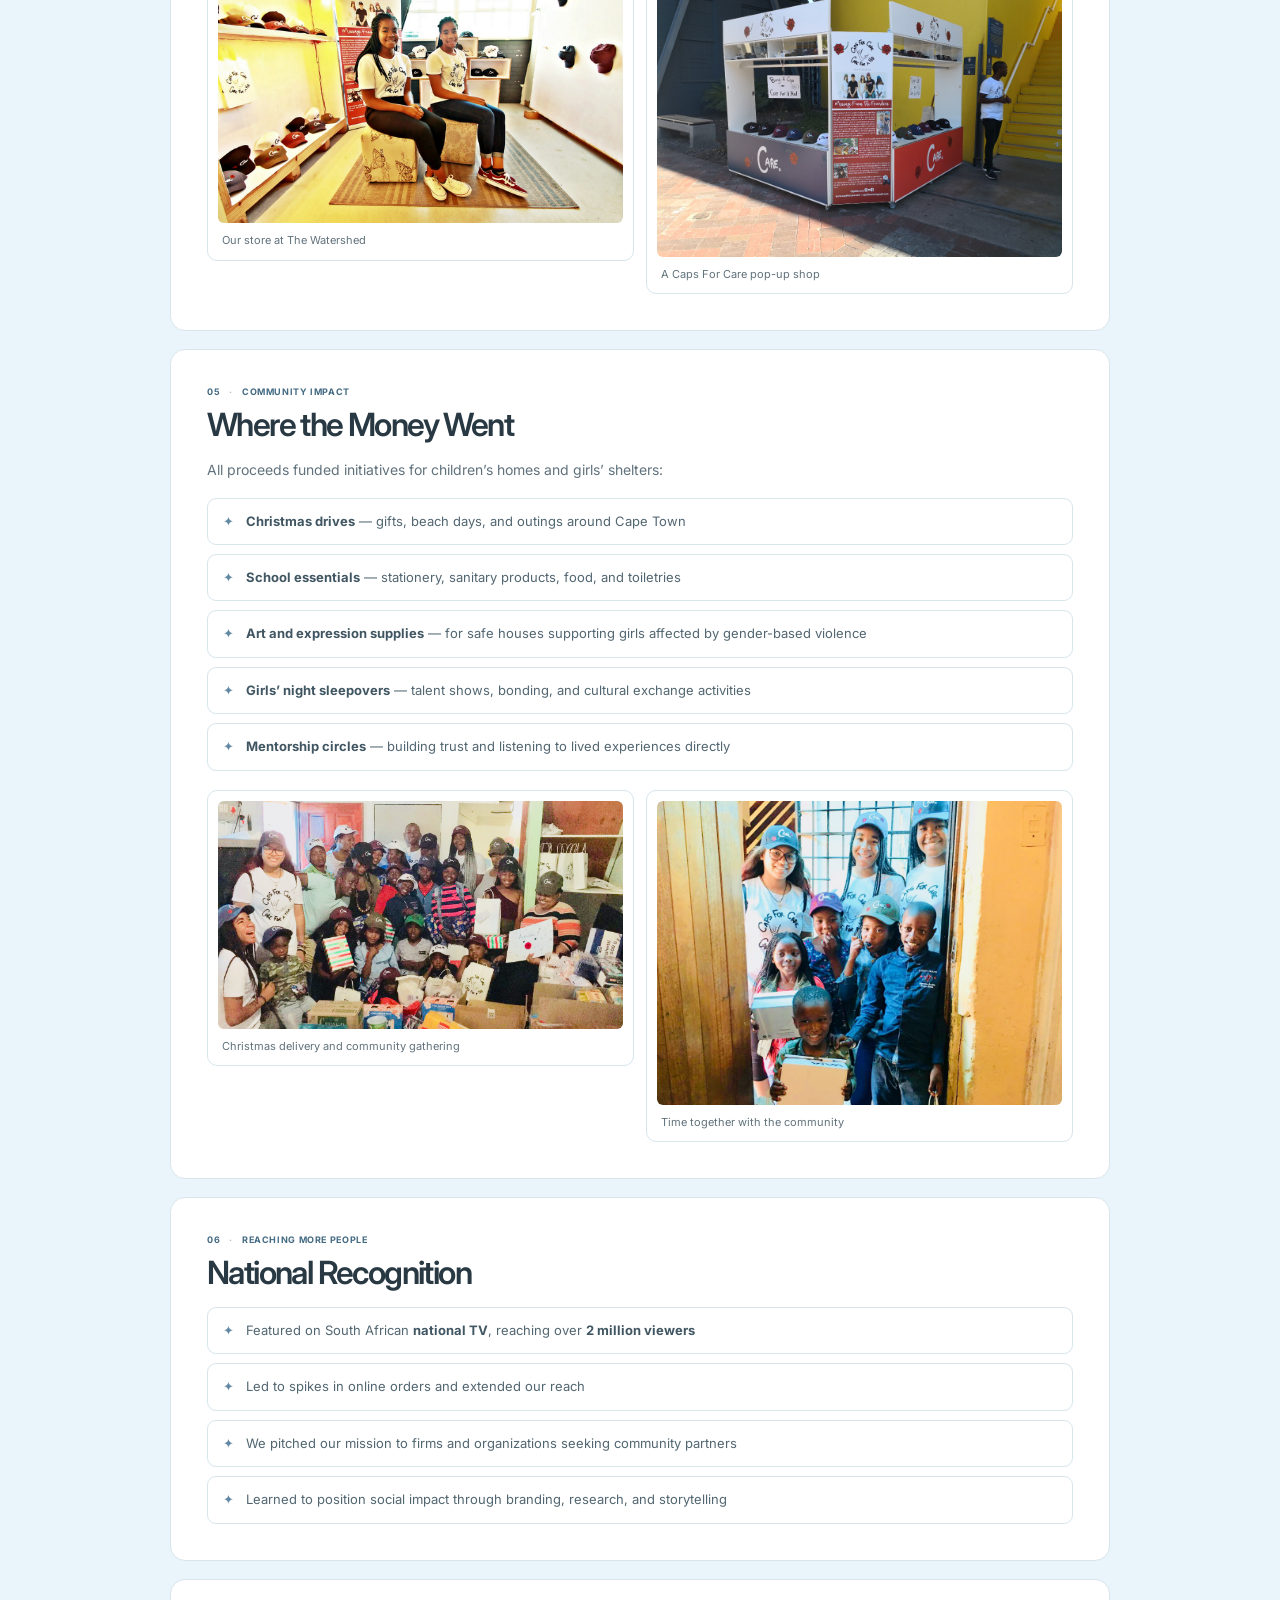
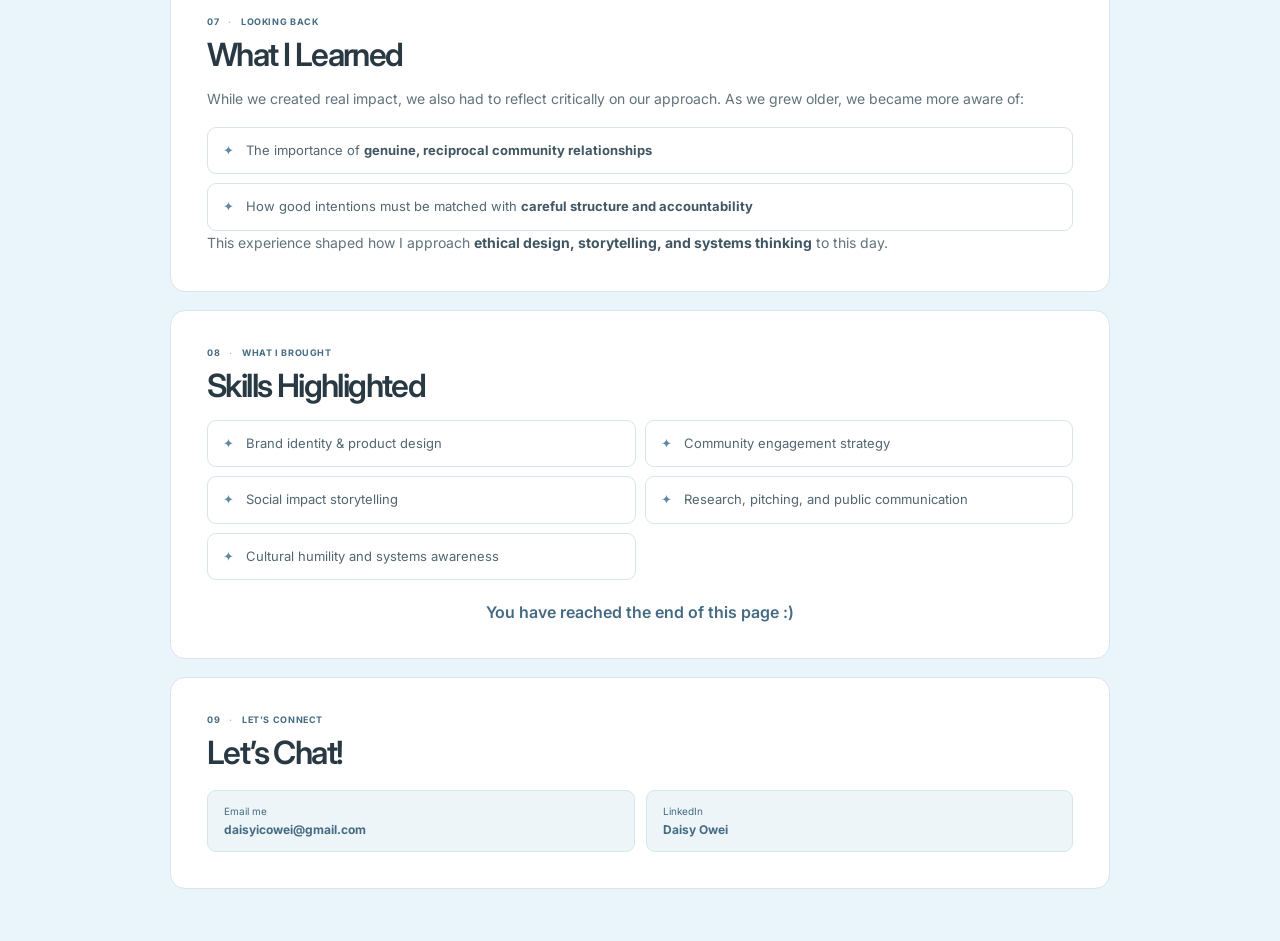
<file: caps-for-care.html>
<!doctype html>
<html lang="en">
  <head>
    <meta charset="UTF-8" />
    <meta name="viewport" content="width=device-width, initial-scale=1.0" />
    <meta
      name="description"
      content="Caps For Care is a self-initiated non-profit project bridging inequality in Cape Town through design, mentorship, and care."
    />
    <meta name="theme-color" content="#eaf4fb" />
    <title>Caps For Care — Daisy Owei</title>
    <link rel="preconnect" href="https://fonts.googleapis.com" />
    <link rel="preconnect" href="https://fonts.gstatic.com" crossorigin />
    <link
      href="https://fonts.googleapis.com/css2?family=Inter:wght@400;500;600;700&display=swap"
      rel="stylesheet"
    />
    <link rel="stylesheet" href="./letplant.css?v=pastel-green-v2" />
    <link rel="stylesheet" href="./caps-for-care.css?v=cfc-v1" />
    <script src="./caps-for-care.js?v=cfc-v1" defer></script>
  </head>
  <body class="case-study-page caps-for-care-page">
    <header class="case-header">
      <a class="case-brand" href="./index.html#work" target="_top" aria-label="Daisy Owei portfolio home">
        <span class="case-brand-mark">do.</span>
        <span>Daisy Owei <small>Product Designer</small></span>
      </a>
      <a class="back-link" href="./index.html#work" target="_top"><span aria-hidden="true">←</span> Back to portfolio</a>
    </header>

    <div class="case-layout cfc-layout">
      <main class="case-content cfc-content">
        <section class="cfc-card cfc-hero" id="overview" aria-labelledby="cfc-title">
          <p class="cfc-kicker"><span aria-hidden="true">✦</span> Personal and social impact / Non-profit</p>
          <h1 id="cfc-title">Caps For Care</h1>
          <p class="cfc-subtitle">A self-initiated non-profit project aimed at bridging inequality in Cape Town through design, mentorship, and care.</p>
          <figure class="cfc-banner">
            <img src="./public/assets/caps-for-care-0.jpg" alt="Caps For Care team members wearing their caps together in Cape Town" fetchpriority="high" />
            <figcaption>Caps For Care began with a shared commitment to care.</figcaption>
          </figure>
        </section>

        <section class="cfc-card cfc-section" id="what-is-caps-for-care" aria-labelledby="what-title">
          <p class="cfc-section-index">01 <span>·</span> The project</p>
          <h2 id="what-title">What Is Caps For Care?</h2>
          <p>Caps For Care began as a passion project between my sister and me, inspired by the stark <strong>socioeconomic inequality</strong> we witnessed growing up in Cape Town, South Africa. What started as a <strong>product idea</strong> evolved into a <strong>community-centered non-profit initiative</strong> focused on uplifting young girls and children in marginalized communities.</p>
        </section>

        <section class="cfc-card cfc-section" id="mission" aria-labelledby="mission-title">
          <p class="cfc-section-index">02 <span>·</span> Why we started</p>
          <h2 id="mission-title">Our Mission</h2>
          <p>To use design, storytelling, and purpose-driven products to:</p>
          <ul class="cfc-list">
            <li><strong>Generate funding</strong> for local children’s homes and girls’ shelters</li>
            <li><strong>Foster real connection</strong> with the communities we support</li>
            <li><strong>Encourage mentorship, creativity, and cultural exchange</strong></li>
            <li><strong>Challenge transactional models of giving</strong> with more meaningful impact</li>
          </ul>
        </section>

        <section class="cfc-card cfc-section" id="product" aria-labelledby="product-title">
          <p class="cfc-section-index">03 <span>·</span> Brand and product</p>
          <h2 id="product-title">The Product — The Care Cap</h2>
          <p><strong>Designing with love, literally.</strong></p>
          <p>Our main product was the <strong>Care Cap</strong>, a simple cap branded with a custom-designed rose (symbolizing love) and the word <em>care</em>. I created the <strong>brand identity, logo design, and merch mockups</strong>, and handled all visual production.</p>
          <div class="cfc-gallery cfc-gallery-two">
            <figure class="cfc-figure">
              <img src="./public/assets/caps-for-care-1.jpg" alt="Initial Care Cap sketches exploring logo placement and cap styles" loading="lazy" />
              <figcaption>Initial sketches</figcaption>
            </figure>
            <figure class="cfc-figure">
              <img src="./public/assets/caps-for-care-2.jpg" alt="Care For A Kid caps in several colors with the rose and Care logo" loading="lazy" />
              <figcaption>Final Care Cap product</figcaption>
            </figure>
            <figure class="cfc-figure cfc-wide">
              <img src="./public/assets/caps-for-care-3.jpg" alt="Black and white Care For A Kid shirts featuring an illustrated map of Africa and rose" loading="lazy" />
              <figcaption>We started selling shirts a little later too.</figcaption>
            </figure>
          </div>
        </section>

        <section class="cfc-card cfc-section" id="where-we-sold" aria-labelledby="sold-title">
          <p class="cfc-section-index">04 <span>·</span> Growing the project</p>
          <h2 id="sold-title">Where We Sold</h2>
          <p>We began selling online and through school pop-ups and beachfront sales. Our biggest breakthrough was securing a stall at <strong>The Watershed</strong>, a premier tourist destination in Cape Town.</p>
          <div class="cfc-stat"><strong>$8,000+</strong><span>in sales, a major win in the South African context</span></div>
          <p>I was 17 and my sister was 14 when we ran our store at the Watershed. We also hosted a pop-up shop.</p>
          <div class="cfc-gallery cfc-gallery-two">
            <figure class="cfc-figure">
              <img src="./public/assets/caps-for-care-4.jpg" alt="The Caps For Care Watershed store with the founders seated among caps and merchandise" loading="lazy" />
              <figcaption>Our store at The Watershed</figcaption>
            </figure>
            <figure class="cfc-figure">
              <img src="./public/assets/caps-for-care-5.jpg" alt="Caps For Care pop-up stall displaying caps and project information" loading="lazy" />
              <figcaption>A Caps For Care pop-up shop</figcaption>
            </figure>
          </div>
        </section>

        <section class="cfc-card cfc-section" id="where-money-went" aria-labelledby="money-title">
          <p class="cfc-section-index">05 <span>·</span> Community impact</p>
          <h2 id="money-title">Where the Money Went</h2>
          <p>All proceeds funded initiatives for children’s homes and girls’ shelters:</p>
          <ul class="cfc-list">
            <li><strong>Christmas drives</strong> — gifts, beach days, and outings around Cape Town</li>
            <li><strong>School essentials</strong> — stationery, sanitary products, food, and toiletries</li>
            <li><strong>Art and expression supplies</strong> — for safe houses supporting girls affected by gender-based violence</li>
            <li><strong>Girls’ night sleepovers</strong> — talent shows, bonding, and cultural exchange activities</li>
            <li><strong>Mentorship circles</strong> — building trust and listening to lived experiences directly</li>
          </ul>
          <div class="cfc-gallery cfc-gallery-two">
            <figure class="cfc-figure">
              <img src="./public/assets/caps-for-care-6.jpg" alt="Caps For Care Christmas delivery with volunteers and children receiving gifts and supplies" loading="lazy" />
              <figcaption>Christmas delivery and community gathering</figcaption>
            </figure>
            <figure class="cfc-figure">
              <img src="./public/assets/caps-for-care-7.jpg" alt="Caps For Care volunteers and children together during a community visit" loading="lazy" />
              <figcaption>Time together with the community</figcaption>
            </figure>
          </div>
        </section>

        <section class="cfc-card cfc-section" id="recognition" aria-labelledby="recognition-title">
          <p class="cfc-section-index">06 <span>·</span> Reaching more people</p>
          <h2 id="recognition-title">National Recognition</h2>
          <ul class="cfc-list">
            <li>Featured on South African <strong>national TV</strong>, reaching over <strong>2 million viewers</strong></li>
            <li>Led to spikes in online orders and extended our reach</li>
            <li>We pitched our mission to firms and organizations seeking community partners</li>
            <li>Learned to position social impact through branding, research, and storytelling</li>
          </ul>
        </section>

        <section class="cfc-card cfc-section" id="learning" aria-labelledby="learning-title">
          <p class="cfc-section-index">07 <span>·</span> Looking back</p>
          <h2 id="learning-title">What I Learned</h2>
          <p>While we created real impact, we also had to reflect critically on our approach. As we grew older, we became more aware of:</p>
          <ul class="cfc-list">
            <li>The importance of <strong>genuine, reciprocal community relationships</strong></li>
            <li>How good intentions must be matched with <strong>careful structure and accountability</strong></li>
          </ul>
          <p>This experience shaped how I approach <strong>ethical design, storytelling, and systems thinking</strong> to this day.</p>
        </section>

        <section class="cfc-card cfc-section" id="skills" aria-labelledby="skills-title">
          <p class="cfc-section-index">08 <span>·</span> What I brought</p>
          <h2 id="skills-title">Skills Highlighted</h2>
          <ul class="cfc-list cfc-skills">
            <li>Brand identity &amp; product design</li>
            <li>Community engagement strategy</li>
            <li>Social impact storytelling</li>
            <li>Research, pitching, and public communication</li>
            <li>Cultural humility and systems awareness</li>
          </ul>
          <p class="cfc-end-note">You have reached the end of this page :)</p>
        </section>

        <section class="cfc-card cfc-contact" id="say-hi" aria-labelledby="say-hi-title">
          <p class="cfc-section-index">09 <span>·</span> Let’s connect</p>
          <h2 id="say-hi-title">Let’s Chat!</h2>
          <div class="cfc-contact-links">
            <a href="mailto:daisyicowei@gmail.com"><span>Email me</span><strong>daisyicowei@gmail.com</strong></a>
            <a href="https://www.linkedin.com/in/daisy-owei-1319361a2/?originalSubdomain=uk" target="_blank" rel="noreferrer"><span>LinkedIn</span><strong>Daisy Owei</strong></a>
          </div>
        </section>
      </main>
    </div>
  </body>
</html>
</file>
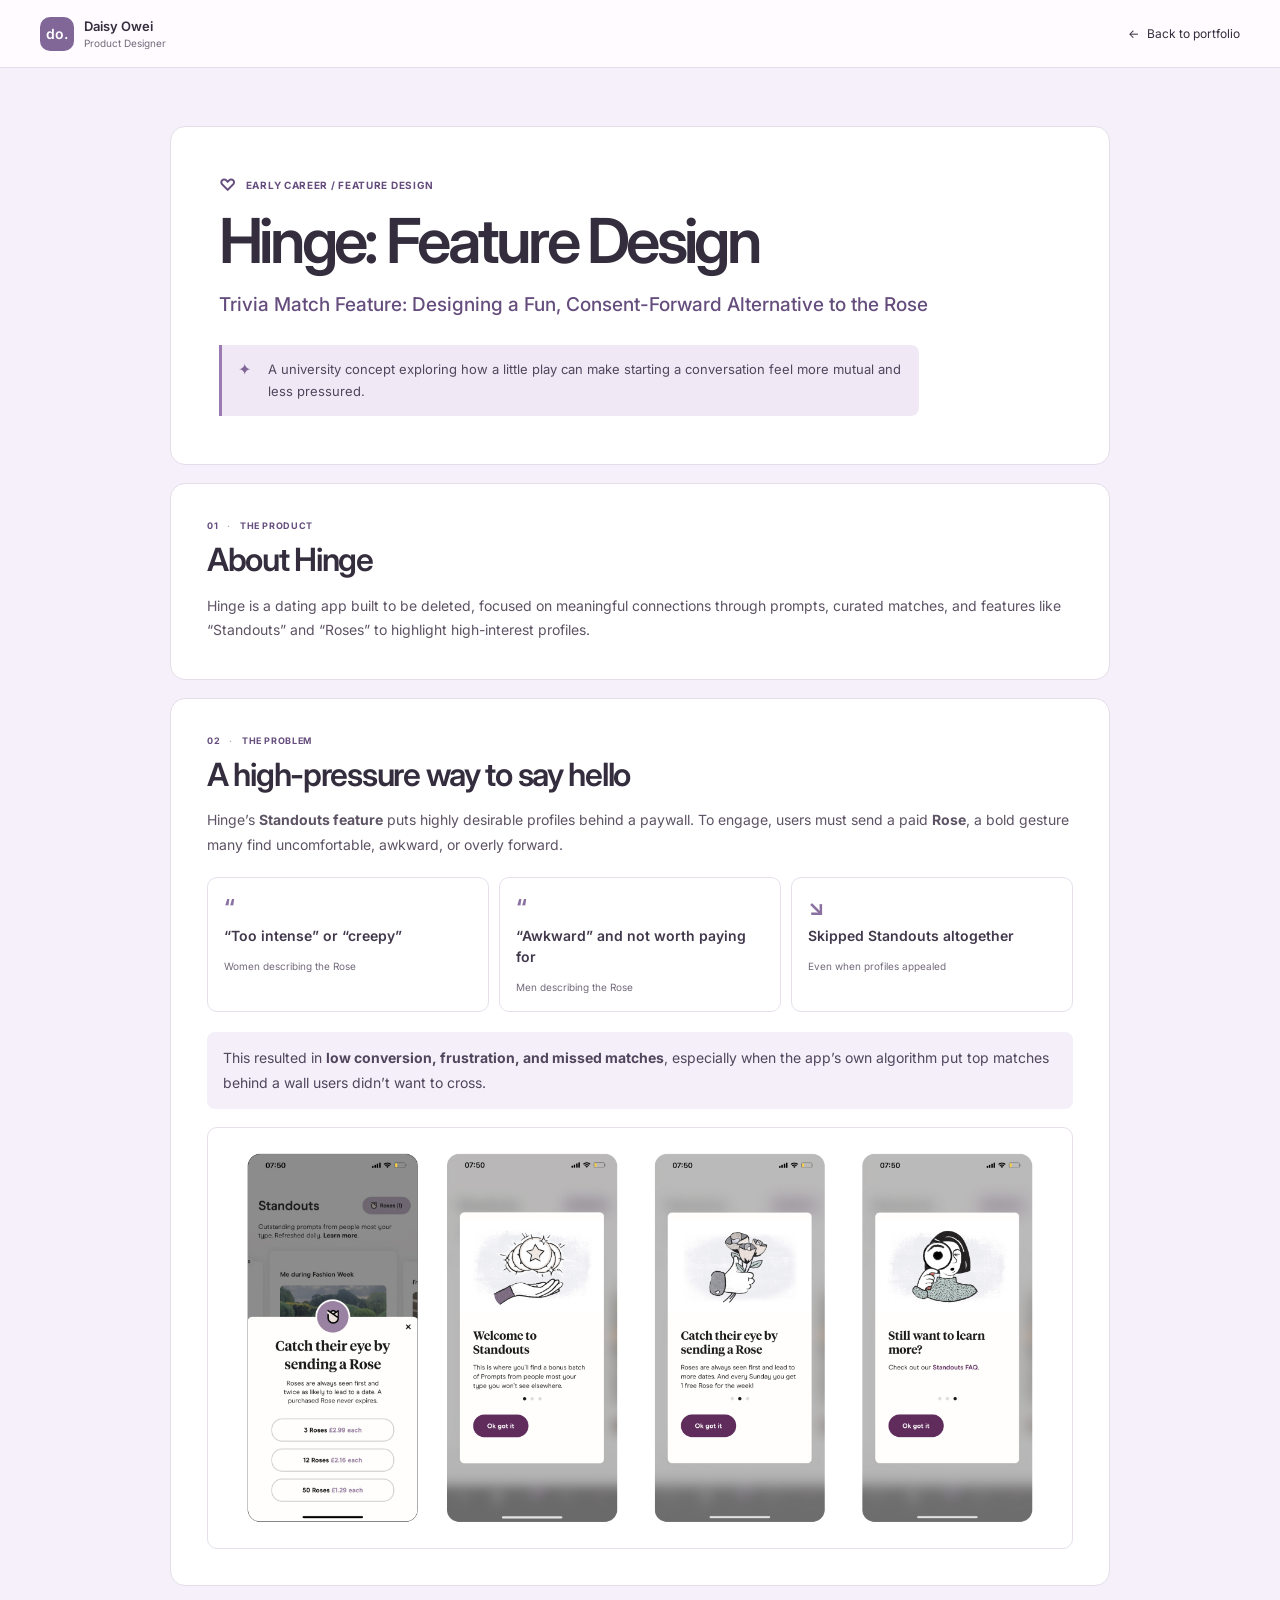
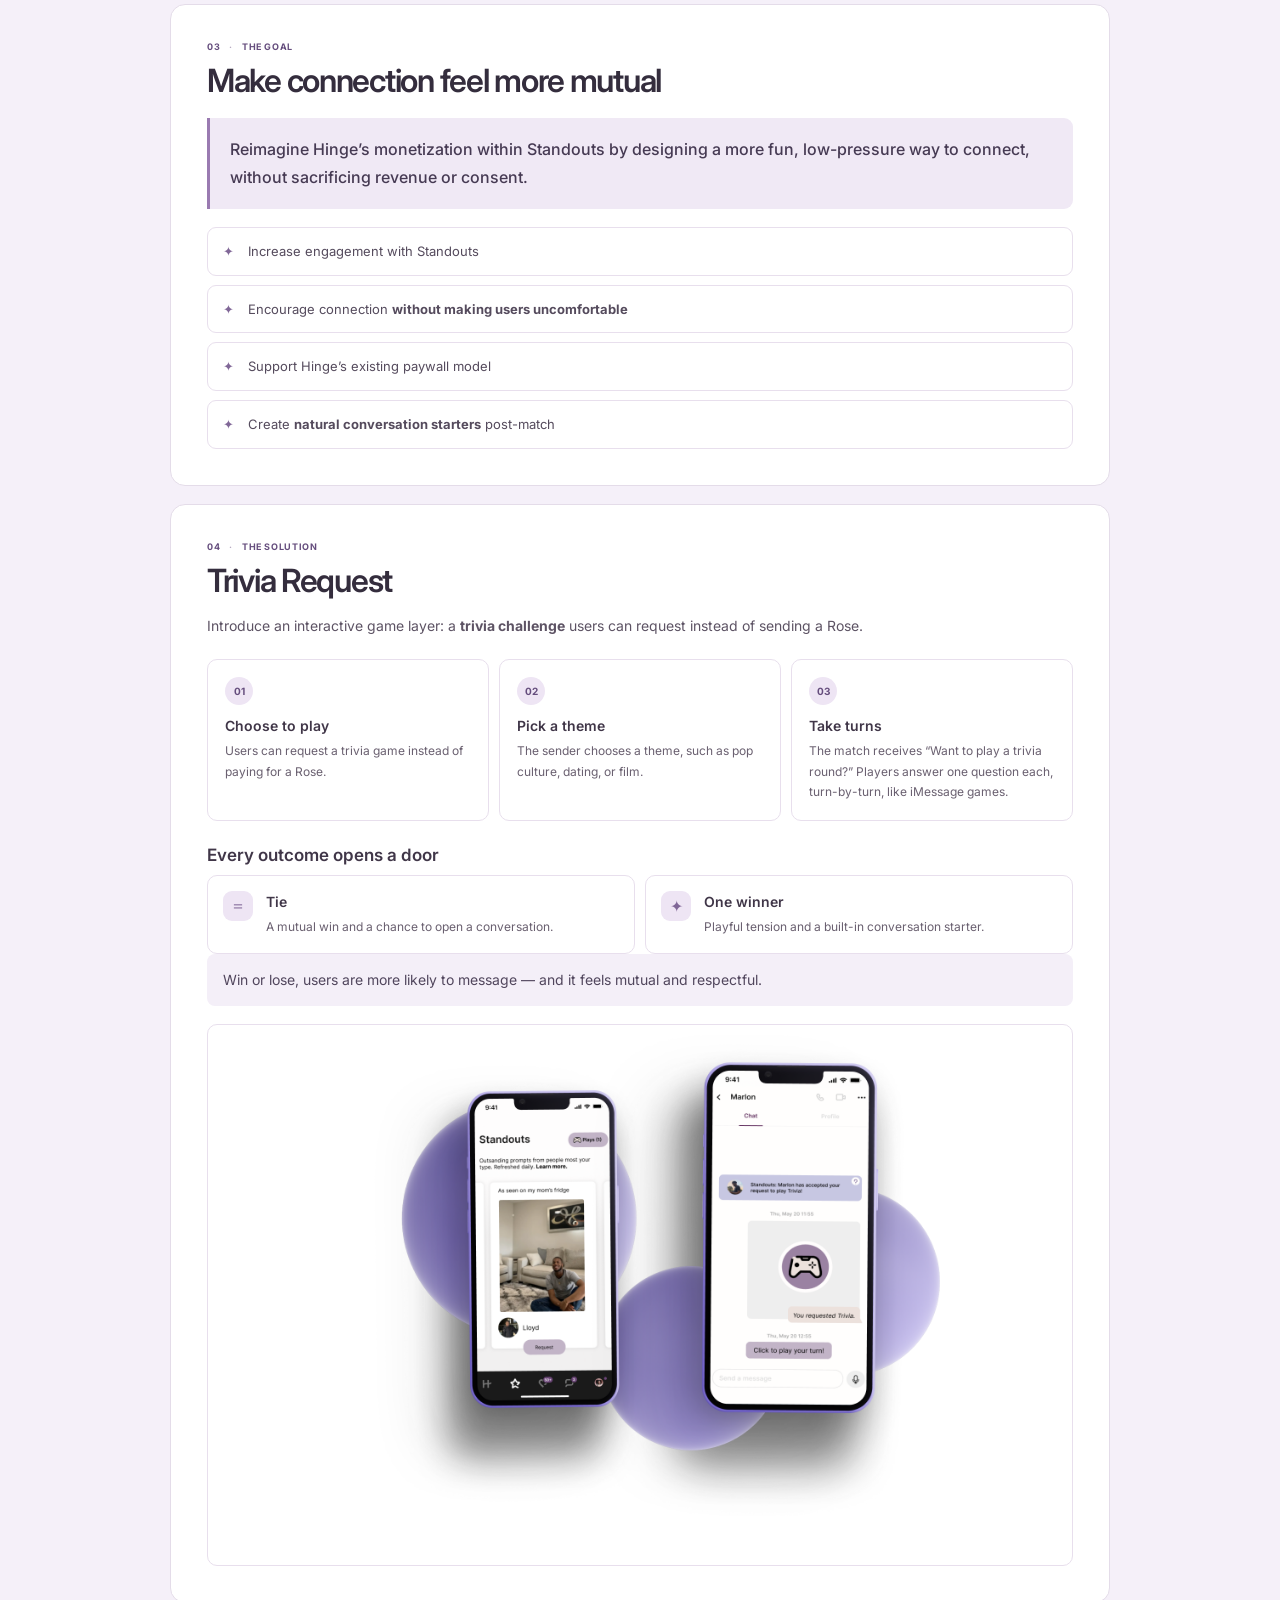
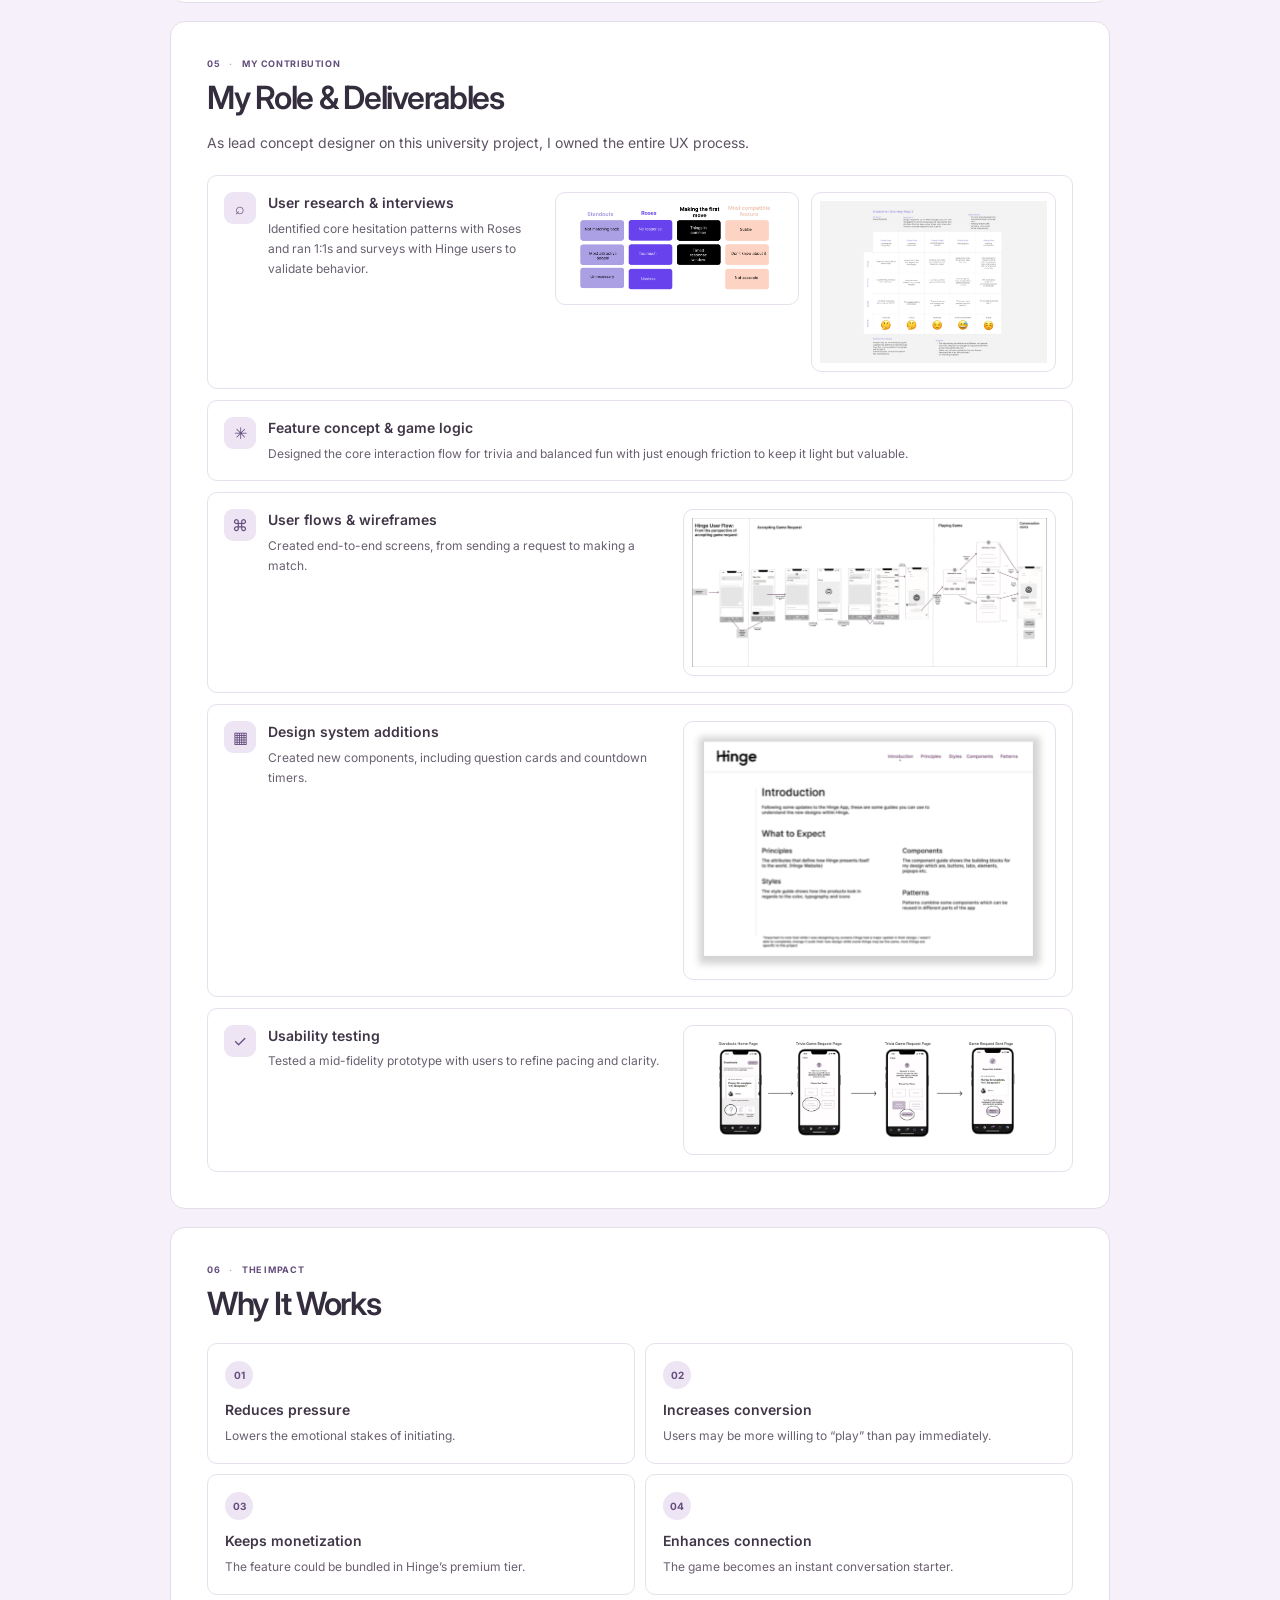
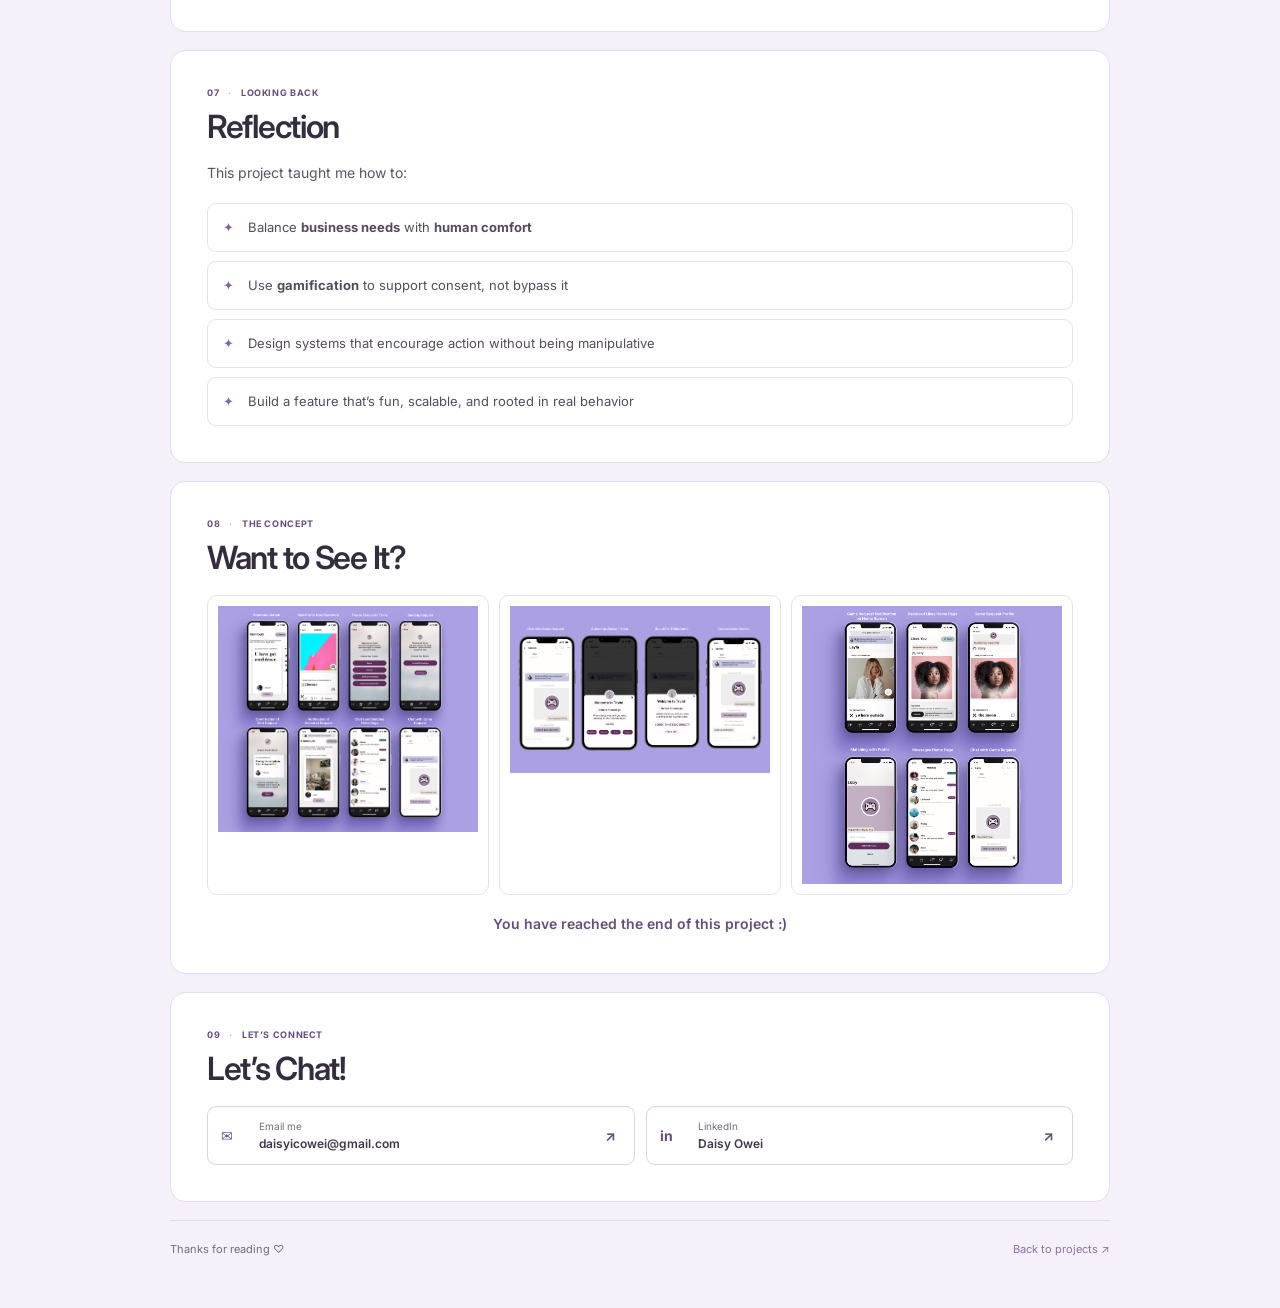
<file: hinge.html>
<!doctype html>
<html lang="en">
  <head>
    <meta charset="UTF-8" />
    <meta name="viewport" content="width=device-width, initial-scale=1.0" />
    <meta
      name="description"
      content="Daisy Owei's concept for a playful, consent-forward trivia match feature for Hinge."
    />
    <meta name="theme-color" content="#f5f0f9" />
    <title>Hinge: Trivia Match Feature — Daisy Owei</title>
    <link rel="preconnect" href="https://fonts.googleapis.com" />
    <link rel="preconnect" href="https://fonts.gstatic.com" crossorigin />
    <link
      href="https://fonts.googleapis.com/css2?family=Inter:wght@400;500;600;700&display=swap"
      rel="stylesheet"
    />
    <link rel="stylesheet" href="./letplant.css?v=pastel-green-v2" />
    <link rel="stylesheet" href="./hinge.css?v=hinge-images-v6" />
    <script src="./hinge.js?v=hinge-feature-v1" defer></script>
  </head>
  <body class="case-study-page hinge-page">
    <header class="case-header">
      <a class="case-brand" href="./index.html#work" target="_top" aria-label="Daisy Owei portfolio home">
        <span class="case-brand-mark">do.</span>
        <span>Daisy Owei <small>Product Designer</small></span>
      </a>
      <a class="back-link" href="./index.html#work" target="_top"><span aria-hidden="true">←</span> Back to portfolio</a>
    </header>

    <div class="case-layout hinge-layout">
      <main class="case-content hinge-content">
        <section class="hinge-hero" id="overview" aria-labelledby="hinge-title">
          <p class="hinge-kicker"><span aria-hidden="true">♡</span> Early career / Feature design</p>
          <h1 id="hinge-title">Hinge: Feature Design</h1>
          <p class="hinge-subtitle">Trivia Match Feature: Designing a Fun, Consent-Forward Alternative to the Rose</p>
          <div class="hinge-hero-note">
            <span aria-hidden="true">✦</span>
            <p>A university concept exploring how a little play can make starting a conversation feel more mutual and less pressured.</p>
          </div>
        </section>

        <section class="hinge-section" id="about-hinge" aria-labelledby="about-hinge-title">
          <p class="hinge-section-index">01 <span>·</span> The product</p>
          <h2 id="about-hinge-title">About Hinge</h2>
          <p>Hinge is a dating app built to be deleted, focused on meaningful connections through prompts, curated matches, and features like “Standouts” and “Roses” to highlight high-interest profiles.</p>
        </section>

        <section class="hinge-section" id="problem" aria-labelledby="problem-title">
          <p class="hinge-section-index">02 <span>·</span> The problem</p>
          <h2 id="problem-title">A high-pressure way to say hello</h2>
          <p>Hinge’s <strong>Standouts feature</strong> puts highly desirable profiles behind a paywall. To engage, users must send a paid <strong>Rose</strong>, a bold gesture many find uncomfortable, awkward, or overly forward.</p>
          <div class="hinge-quote-grid" aria-label="User interview themes">
            <blockquote><span aria-hidden="true">“</span><p>“Too intense” or “creepy”</p><cite>Women describing the Rose</cite></blockquote>
            <blockquote><span aria-hidden="true">“</span><p>“Awkward” and not worth paying for</p><cite>Men describing the Rose</cite></blockquote>
            <blockquote><span aria-hidden="true">↘</span><p>Skipped Standouts altogether</p><cite>Even when profiles appealed</cite></blockquote>
          </div>
          <p class="hinge-emphasis">This resulted in <strong>low conversion, frustration, and missed matches</strong>, especially when the app’s own algorithm put top matches behind a wall users didn’t want to cross.</p>
          <figure class="hinge-figure hinge-figure-wide"><img src="./public/assets/hinge-01-standouts.jpg" alt="Hinge Standouts screen and Rose onboarding cards explaining how Roses work" loading="lazy" /></figure>
        </section>

        <section class="hinge-section" id="goal" aria-labelledby="goal-title">
          <p class="hinge-section-index">03 <span>·</span> The goal</p>
          <h2 id="goal-title">Make connection feel more mutual</h2>
          <blockquote class="hinge-goal-quote">Reimagine Hinge’s monetization within Standouts by designing a more fun, low-pressure way to connect, without sacrificing revenue or consent.</blockquote>
          <ul class="hinge-card-list">
            <li>Increase engagement with Standouts</li>
            <li>Encourage connection <strong>without making users uncomfortable</strong></li>
            <li>Support Hinge’s existing paywall model</li>
            <li>Create <strong>natural conversation starters</strong> post-match</li>
          </ul>
        </section>

        <section class="hinge-section" id="solution" aria-labelledby="solution-title">
          <p class="hinge-section-index">04 <span>·</span> The solution</p>
          <h2 id="solution-title">Trivia Request</h2>
          <p>Introduce an interactive game layer: a <strong>trivia challenge</strong> users can request instead of sending a Rose.</p>
          <div class="hinge-mechanics">
            <article><span>01</span><h3>Choose to play</h3><p>Users can request a trivia game instead of paying for a Rose.</p></article>
            <article><span>02</span><h3>Pick a theme</h3><p>The sender chooses a theme, such as pop culture, dating, or film.</p></article>
            <article><span>03</span><h3>Take turns</h3><p>The match receives “Want to play a trivia round?” Players answer one question each, turn-by-turn, like iMessage games.</p></article>
          </div>
          <h3 class="hinge-subheading">Every outcome opens a door</h3>
          <div class="hinge-outcomes">
            <article><span aria-hidden="true">＝</span><div><h3>Tie</h3><p>A mutual win and a chance to open a conversation.</p></div></article>
            <article><span aria-hidden="true">✦</span><div><h3>One winner</h3><p>Playful tension and a built-in conversation starter.</p></div></article>
          </div>
          <p class="hinge-emphasis">Win or lose, users are more likely to message — and it feels mutual and respectful.</p>
          <figure class="hinge-figure hinge-figure-wide"><img src="./public/assets/hinge-02-concept.png" alt="Trivia concept: Standouts screen with Plays and a chat showing an accepted Trivia request" loading="lazy" /></figure>
        </section>

        <section class="hinge-section" id="role" aria-labelledby="role-title">
          <p class="hinge-section-index">05 <span>·</span> My contribution</p>
          <h2 id="role-title">My Role &amp; Deliverables</h2>
          <p>As lead concept designer on this university project, I owned the entire UX process.</p>
          <div class="hinge-deliverables">
            <article>
              <span class="hinge-deliverable-icon" aria-hidden="true">⌕</span>
              <div><h3>User research &amp; interviews</h3><p>Identified core hesitation patterns with Roses and ran 1:1s and surveys with Hinge users to validate behavior.</p></div>
              <figure class="hinge-figure"><img src="./public/assets/hinge-03-interview-themes.jpg" alt="Interview themes grouped by Standouts, Roses, making the first move, and Most Compatible" loading="lazy" /></figure>
              <figure class="hinge-figure"><img src="./public/assets/hinge-04-journey-map.jpg" alt="Customer journey map for the Social Butterfly persona receiving a game request" loading="lazy" /></figure>
            </article>
            <article><span class="hinge-deliverable-icon" aria-hidden="true">✳</span><div><h3>Feature concept &amp; game logic</h3><p>Designed the core interaction flow for trivia and balanced fun with just enough friction to keep it light but valuable.</p></div></article>
            <article>
              <span class="hinge-deliverable-icon" aria-hidden="true">⌘</span>
              <div><h3>User flows &amp; wireframes</h3><p>Created end-to-end screens, from sending a request to making a match.</p></div>
              <figure class="hinge-figure"><img src="./public/assets/hinge-05-accepting-flow.jpg" alt="User flow wireframes for accepting a game request, playing Trivia, and starting a conversation" loading="lazy" /></figure>
            </article>
            <article><span class="hinge-deliverable-icon" aria-hidden="true">▦</span><div><h3>Design system additions</h3><p>Created new components, including question cards and countdown timers.</p></div><figure class="hinge-figure"><img src="./public/assets/hinge-06-design-system.svg" alt="Design system additions for the Trivia game components" loading="lazy" /></figure></article>
            <article><span class="hinge-deliverable-icon" aria-hidden="true">✓</span><div><h3>Usability testing</h3><p>Tested a mid-fidelity prototype with users to refine pacing and clarity.</p></div><figure class="hinge-figure"><img src="./public/assets/hinge-07-user-test.jpg" alt="Mid-fidelity prototype flow from Standouts to sending a Trivia request, used in usability testing" loading="lazy" /></figure></article>
          </div>
        </section>

        <section class="hinge-section" id="why-it-works" aria-labelledby="why-title">
          <p class="hinge-section-index">06 <span>·</span> The impact</p>
          <h2 id="why-title">Why It Works</h2>
          <div class="hinge-benefits">
            <article><span>01</span><h3>Reduces pressure</h3><p>Lowers the emotional stakes of initiating.</p></article>
            <article><span>02</span><h3>Increases conversion</h3><p>Users may be more willing to “play” than pay immediately.</p></article>
            <article><span>03</span><h3>Keeps monetization</h3><p>The feature could be bundled in Hinge’s premium tier.</p></article>
            <article><span>04</span><h3>Enhances connection</h3><p>The game becomes an instant conversation starter.</p></article>
          </div>
        </section>

        <section class="hinge-section" id="reflection" aria-labelledby="reflection-title">
          <p class="hinge-section-index">07 <span>·</span> Looking back</p>
          <h2 id="reflection-title">Reflection</h2>
          <p>This project taught me how to:</p>
          <ul class="hinge-card-list">
            <li>Balance <strong>business needs</strong> with <strong>human comfort</strong></li>
            <li>Use <strong>gamification</strong> to support consent, not bypass it</li>
            <li>Design systems that encourage action without being manipulative</li>
            <li>Build a feature that’s fun, scalable, and rooted in real behavior</li>
          </ul>
        </section>

        <section class="hinge-section" id="gallery" aria-labelledby="gallery-title">
          <p class="hinge-section-index">08 <span>·</span> The concept</p>
          <h2 id="gallery-title">Want to See It?</h2>
          <div class="hinge-gallery">
            <figure class="hinge-figure"><img src="./public/assets/hinge-08-send-request.jpg" alt="Screens for sending a Trivia game request from Standouts" loading="lazy" /></figure>
            <figure class="hinge-figure"><img src="./public/assets/hinge-09-trivia-game.jpg" alt="Screens for playing the Trivia game and starting a conversation afterwards" loading="lazy" /></figure>
            <figure class="hinge-figure"><img src="./public/assets/hinge-10-accept-request.jpg" alt="Screens for receiving and accepting a Trivia game request" loading="lazy" /></figure>
          </div>
          <p class="hinge-end-note">You have reached the end of this project :)</p>
        </section>

        <section class="hinge-contact" id="say-hi" aria-labelledby="say-hi-title">
          <p class="hinge-section-index">09 <span>·</span> Let’s connect</p>
          <h2 id="say-hi-title">Let’s Chat!</h2>
          <div class="hinge-contact-links">
            <a href="mailto:daisyicowei@gmail.com"><span aria-hidden="true">✉</span><span><small>Email me</small><strong>daisyicowei@gmail.com</strong></span><span aria-hidden="true">↗</span></a>
            <a href="https://www.linkedin.com/in/daisy-owei-1319361a2/?originalSubdomain=uk" target="_blank" rel="noreferrer"><span aria-hidden="true">in</span><span><small>LinkedIn</small><strong>Daisy Owei</strong></span><span aria-hidden="true">↗</span></a>
          </div>
        </section>
      </main>
      <footer class="case-footer hinge-footer">
        <span>Thanks for reading ♡</span>
        <a href="./index.html#early-career-projects" target="_top">Back to projects <span aria-hidden="true">↗</span></a>
      </footer>
    </div>
  </body>
</html>
</file>
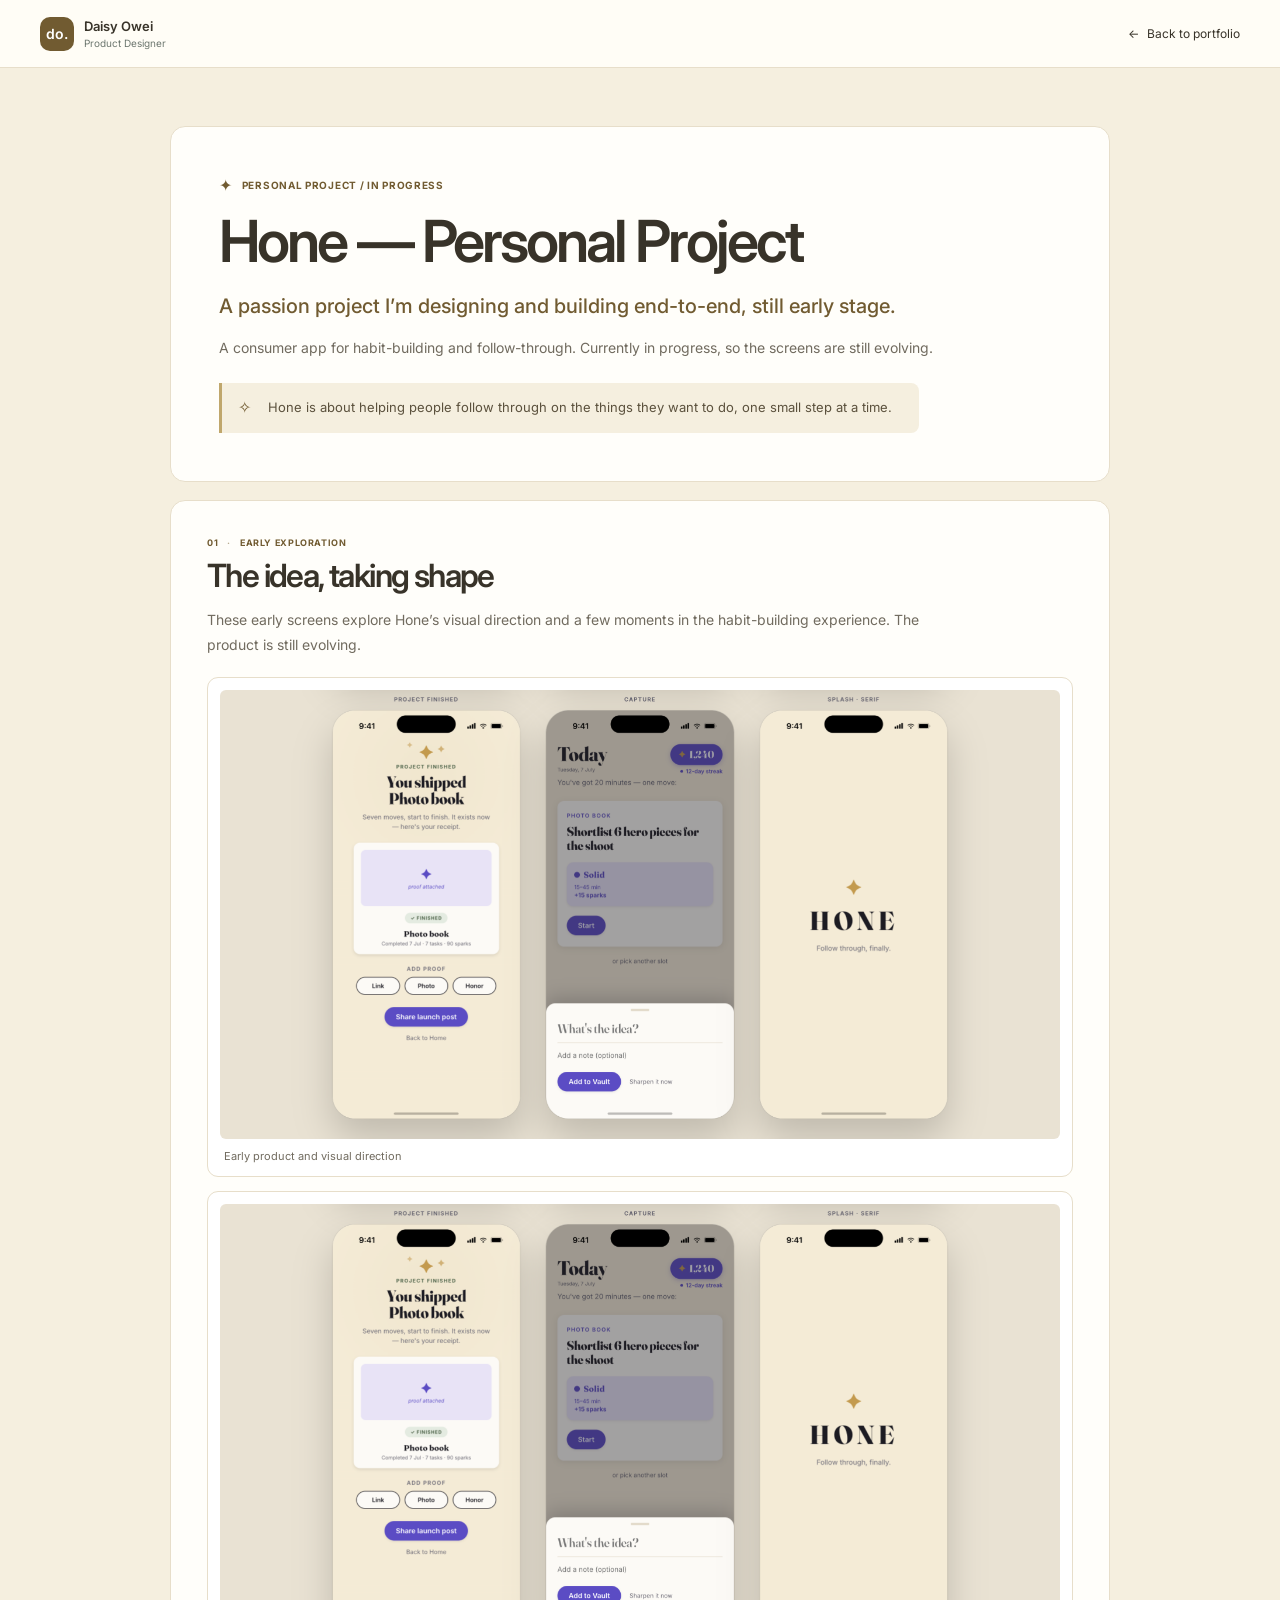
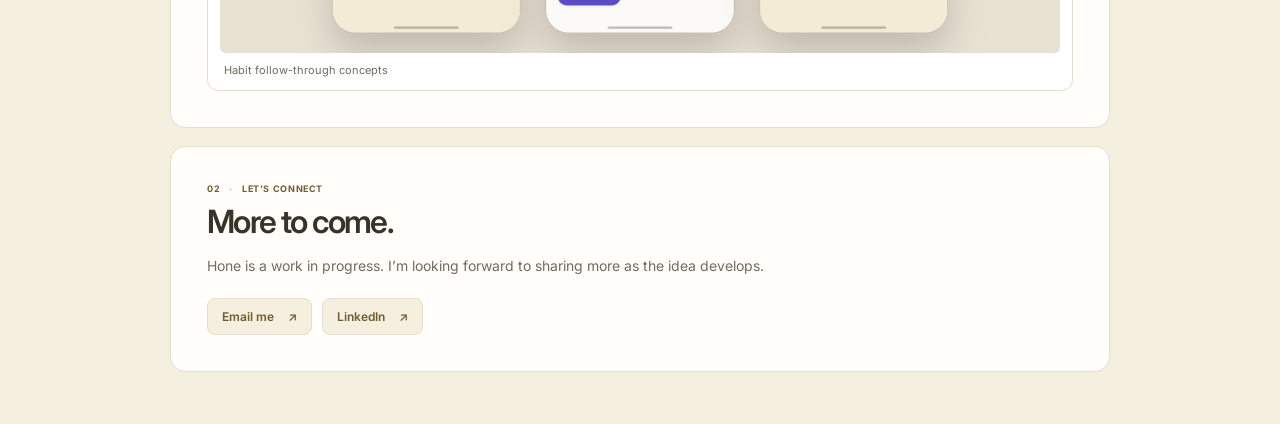
<file: hone.html>
<!doctype html>
<html lang="en">
  <head>
    <meta charset="UTF-8" />
    <meta name="viewport" content="width=device-width, initial-scale=1.0" />
    <meta
      name="description"
      content="Hone is Daisy Owei's early-stage personal project: a consumer app for habit-building and follow-through."
    />
    <meta name="theme-color" content="#f5efdf" />
    <title>Hone — Personal Project — Daisy Owei</title>
    <link rel="preconnect" href="https://fonts.googleapis.com" />
    <link rel="preconnect" href="https://fonts.gstatic.com" crossorigin />
    <link
      href="https://fonts.googleapis.com/css2?family=Inter:wght@400;500;600;700&display=swap"
      rel="stylesheet"
    />
    <link rel="stylesheet" href="./letplant.css?v=pastel-green-v2" />
    <link rel="stylesheet" href="./hone.css?v=hone-v1" />
    <script src="./hone.js?v=hone-v1" defer></script>
  </head>
  <body class="case-study-page hone-page">
    <header class="case-header">
      <a class="case-brand" href="./index.html#work" target="_top" aria-label="Daisy Owei portfolio home">
        <span class="case-brand-mark">do.</span>
        <span>Daisy Owei <small>Product Designer</small></span>
      </a>
      <a class="back-link" href="./index.html#work" target="_top"><span aria-hidden="true">←</span> Back to portfolio</a>
    </header>

    <div class="case-layout hone-layout">
      <main class="case-content hone-content">
        <section class="hone-card hone-hero" id="overview" aria-labelledby="hone-title">
          <p class="hone-kicker"><span aria-hidden="true">✦</span> Personal project / In progress</p>
          <h1 id="hone-title">Hone — Personal Project</h1>
          <p class="hone-subtitle">A passion project I’m designing and building end-to-end, still early stage.</p>
          <p class="hone-lede">A consumer app for habit-building and follow-through. Currently in progress, so the screens are still evolving.</p>
          <div class="hone-note">
            <span aria-hidden="true">✧</span>
            <p>Hone is about helping people follow through on the things they want to do, one small step at a time.</p>
          </div>
        </section>

        <section class="hone-card hone-screens" id="screens" aria-labelledby="screens-title">
          <p class="hone-section-index">01 <span>·</span> Early exploration</p>
          <h2 id="screens-title">The idea, taking shape</h2>
          <p>These early screens explore Hone’s visual direction and a few moments in the habit-building experience. The product is still evolving.</p>
          <div class="hone-gallery">
            <figure class="hone-figure">
              <img src="./public/assets/hone-screen-1.png" alt="Early Hone app concept showing a completed project, a daily habit capture flow, and the Hone splash screen" loading="lazy" />
              <figcaption>Early product and visual direction</figcaption>
            </figure>
            <figure class="hone-figure">
              <img src="./public/assets/hone-screen-2.png" alt="Hone app concept exploring completed projects, daily capture, and the Hone splash screen" loading="lazy" />
              <figcaption>Habit follow-through concepts</figcaption>
            </figure>
          </div>
        </section>

        <section class="hone-card hone-contact" id="say-hi" aria-labelledby="say-hi-title">
          <p class="hone-section-index">02 <span>·</span> Let’s connect</p>
          <h2 id="say-hi-title">More to come.</h2>
          <p>Hone is a work in progress. I’m looking forward to sharing more as the idea develops.</p>
          <div class="hone-contact-links">
            <a href="mailto:daisyicowei@gmail.com">Email me <span aria-hidden="true">↗</span></a>
            <a href="https://www.linkedin.com/in/daisy-owei-1319361a2/?originalSubdomain=uk" target="_blank" rel="noreferrer">LinkedIn <span aria-hidden="true">↗</span></a>
          </div>
        </section>
      </main>
    </div>
  </body>
</html>
</file>
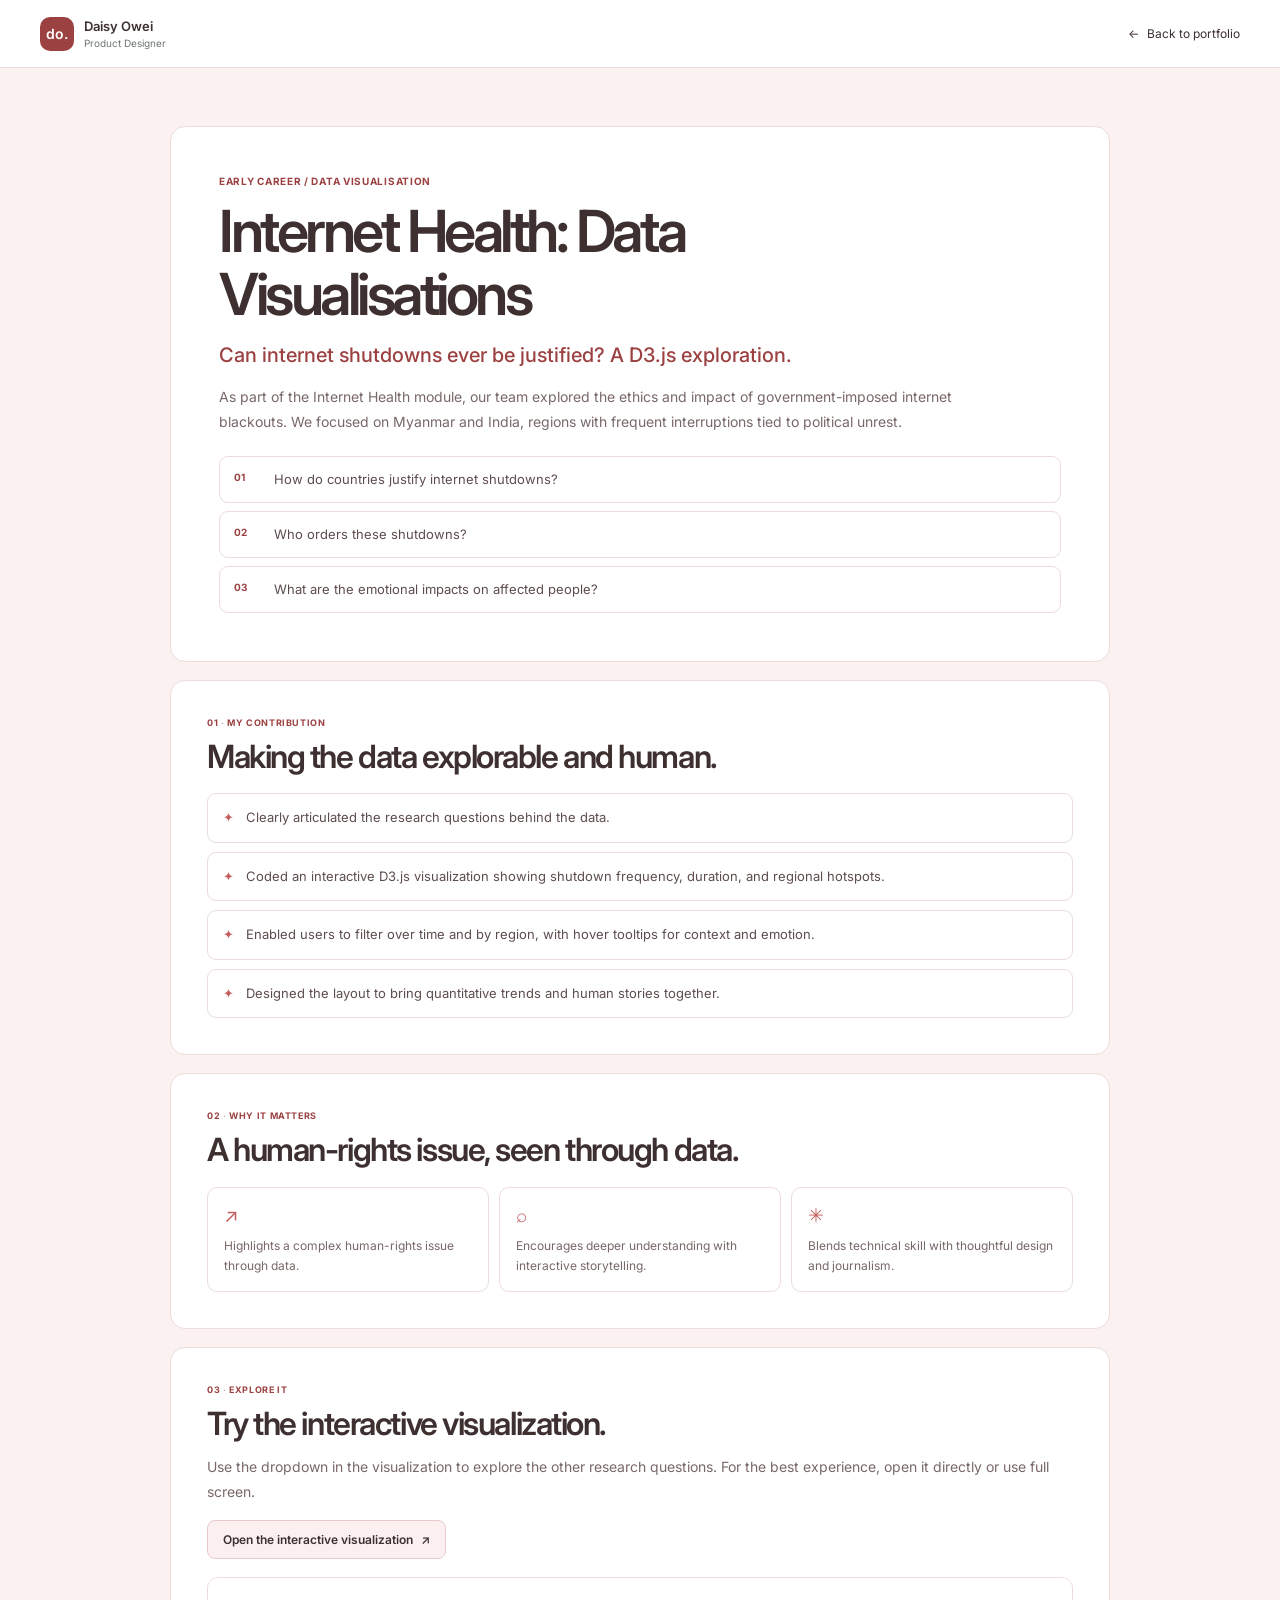
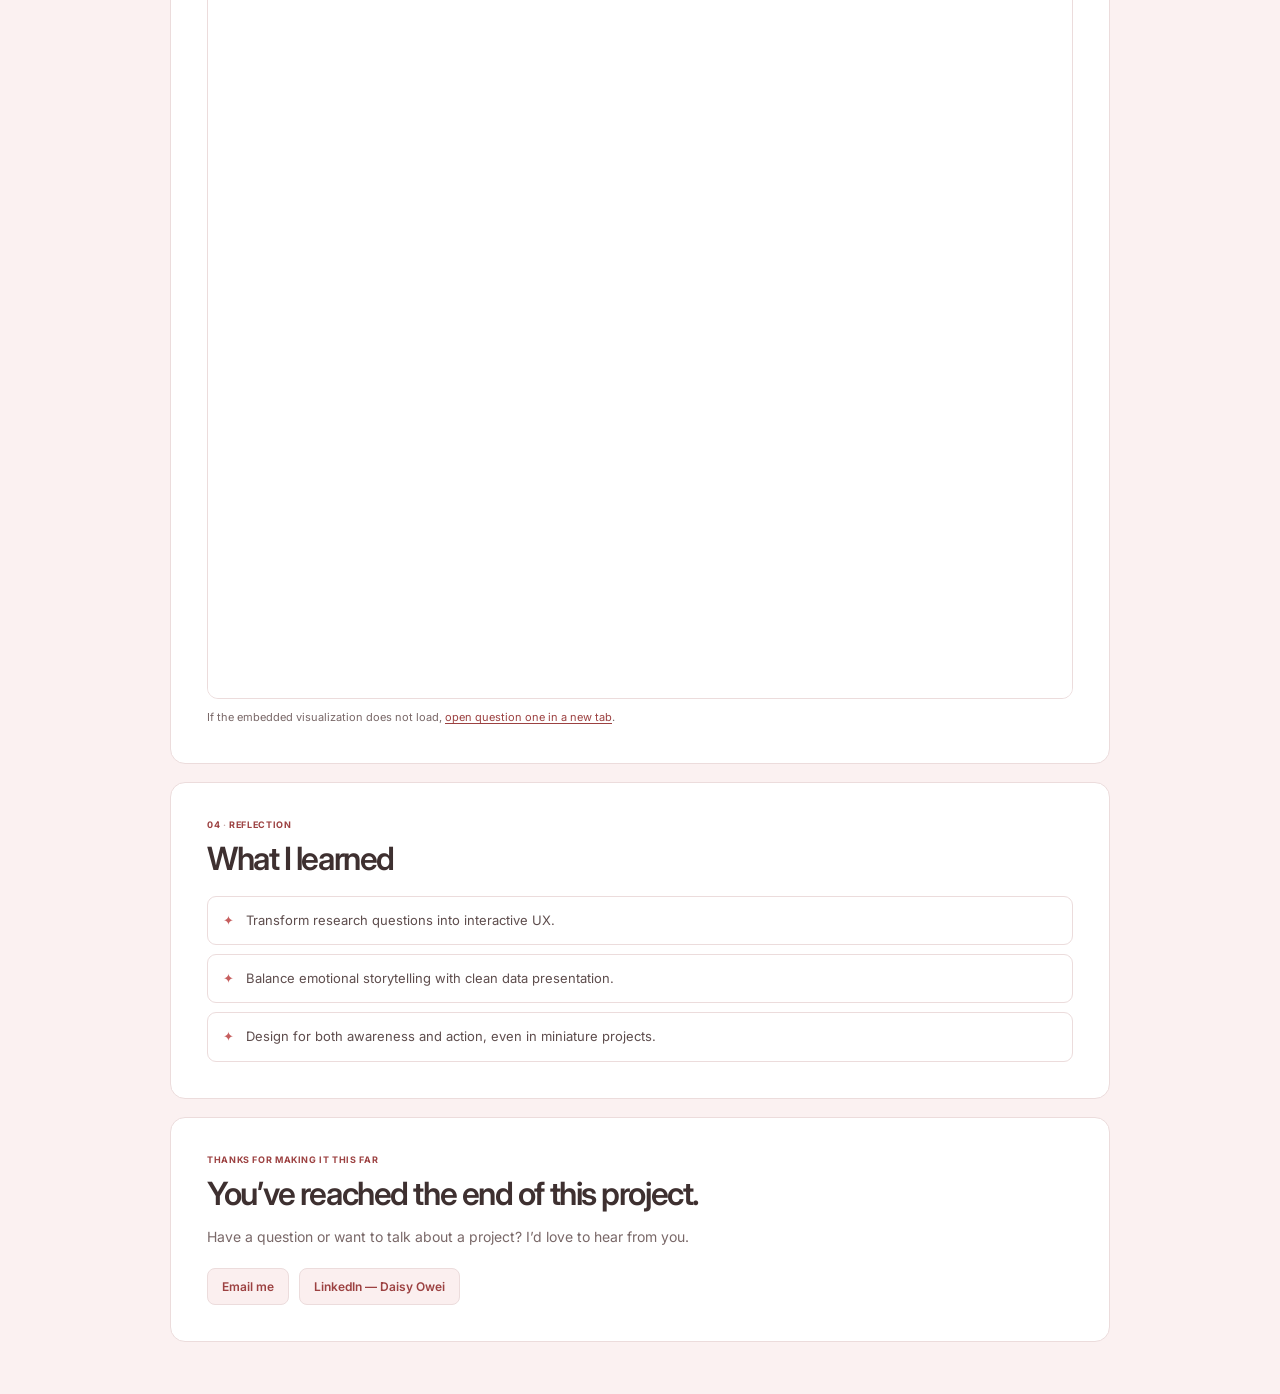
<file: internet-health.html>
<!doctype html>
<html lang="en">
  <head>
    <meta charset="UTF-8" />
    <meta name="viewport" content="width=device-width, initial-scale=1.0" />
    <meta
      name="description"
      content="An interactive D3.js exploration of the ethics and human impact of internet shutdowns."
    />
    <meta name="theme-color" content="#fbefef" />
    <title>Internet Health: Data Visualisations — Daisy Owei</title>
    <link rel="preconnect" href="https://fonts.googleapis.com" />
    <link rel="preconnect" href="https://fonts.gstatic.com" crossorigin />
    <link
      href="https://fonts.googleapis.com/css2?family=Inter:wght@400;500;600;700&display=swap"
      rel="stylesheet"
    />
    <link rel="stylesheet" href="./letplant.css?v=pastel-green-v2" />
    <link rel="stylesheet" href="./internet-health.css?v=pastel-red-v1" />
    <script src="./internet-health.js?v=section-tracking-v1" defer></script>
  </head>
  <body class="case-study-page internet-health-page">
    <header class="case-header">
      <a class="case-brand" href="./index.html#work" target="_top" aria-label="Daisy Owei portfolio home">
        <span class="case-brand-mark">do.</span>
        <span>Daisy Owei <small>Product Designer</small></span>
      </a>
      <a class="back-link" href="./index.html#work" target="_top"><span aria-hidden="true">←</span> Back to portfolio</a>
    </header>

    <div class="case-layout internet-health-layout">
      <main class="case-content internet-health-content">
        <section class="internet-health-card internet-health-hero" id="overview" aria-labelledby="internet-health-title">
          <p class="internet-health-kicker">Early career / Data visualisation</p>
          <h1 id="internet-health-title">Internet Health: Data Visualisations</h1>
          <p class="internet-health-subtitle">Can internet shutdowns ever be justified? A D3.js exploration.</p>
          <p class="internet-health-lede">As part of the Internet Health module, our team explored the ethics and impact of government-imposed internet blackouts. We focused on Myanmar and India, regions with frequent interruptions tied to political unrest.</p>
          <div class="internet-health-question-list" aria-label="Research questions">
            <p><span>01</span> How do countries justify internet shutdowns?</p>
            <p><span>02</span> Who orders these shutdowns?</p>
            <p><span>03</span> What are the emotional impacts on affected people?</p>
          </div>
        </section>

        <section class="internet-health-card" id="contribution" aria-labelledby="contribution-title">
          <p class="internet-health-index">01 <span>·</span> My contribution</p>
          <h2 id="contribution-title">Making the data explorable and human.</h2>
          <ul class="internet-health-list">
            <li>Clearly articulated the research questions behind the data.</li>
            <li>Coded an interactive D3.js visualization showing shutdown frequency, duration, and regional hotspots.</li>
            <li>Enabled users to filter over time and by region, with hover tooltips for context and emotion.</li>
            <li>Designed the layout to bring quantitative trends and human stories together.</li>
          </ul>
        </section>

        <section class="internet-health-card" id="why-it-matters" aria-labelledby="why-title">
          <p class="internet-health-index">02 <span>·</span> Why it matters</p>
          <h2 id="why-title">A human-rights issue, seen through data.</h2>
          <div class="internet-health-benefits">
            <article><span aria-hidden="true">↗</span><p>Highlights a complex human-rights issue through data.</p></article>
            <article><span aria-hidden="true">⌕</span><p>Encourages deeper understanding with interactive storytelling.</p></article>
            <article><span aria-hidden="true">✳</span><p>Blends technical skill with thoughtful design and journalism.</p></article>
          </div>
        </section>

        <section class="internet-health-card" id="explore" aria-labelledby="explore-title">
          <p class="internet-health-index">03 <span>·</span> Explore it</p>
          <h2 id="explore-title">Try the interactive visualization.</h2>
          <p class="internet-health-copy">Use the dropdown in the visualization to explore the other research questions. For the best experience, open it directly or use full screen.</p>
          <a class="internet-health-visit" href="https://tender-bartik-578447.netlify.app/" target="_blank" rel="noreferrer">
            Open the interactive visualization <span aria-hidden="true">↗</span>
          </a>
          <div class="internet-health-embed-wrap">
            <iframe
              class="internet-health-embed"
              src="https://tender-bartik-578447.netlify.app/question-1/"
              title="Internet Health interactive data visualization: question one"
              loading="lazy"
              allowfullscreen
              referrerpolicy="no-referrer"
            ></iframe>
          </div>
          <p class="internet-health-embed-note">If the embedded visualization does not load, <a href="https://tender-bartik-578447.netlify.app/question-1/" target="_blank" rel="noreferrer">open question one in a new tab</a>.</p>
        </section>

        <section class="internet-health-card" id="reflection" aria-labelledby="reflection-title">
          <p class="internet-health-index">04 <span>·</span> Reflection</p>
          <h2 id="reflection-title">What I learned</h2>
          <ul class="internet-health-list">
            <li>Transform research questions into interactive UX.</li>
            <li>Balance emotional storytelling with clean data presentation.</li>
            <li>Design for both awareness and action, even in miniature projects.</li>
          </ul>
        </section>

        <section class="internet-health-card internet-health-contact" id="say-hi" aria-labelledby="internet-health-contact-title">
          <p class="internet-health-index">Thanks for making it this far</p>
          <h2 id="internet-health-contact-title">You’ve reached the end of this project.</h2>
          <p class="internet-health-copy">Have a question or want to talk about a project? I’d love to hear from you.</p>
          <div class="internet-health-contact-links">
            <a href="mailto:daisyicowei@gmail.com">Email me</a>
            <a href="https://www.linkedin.com/in/daisy-owei-1319361a2/?originalSubdomain=uk" target="_blank" rel="noreferrer">LinkedIn — Daisy Owei</a>
          </div>
        </section>
      </main>
    </div>
  </body>
</html>
</file>
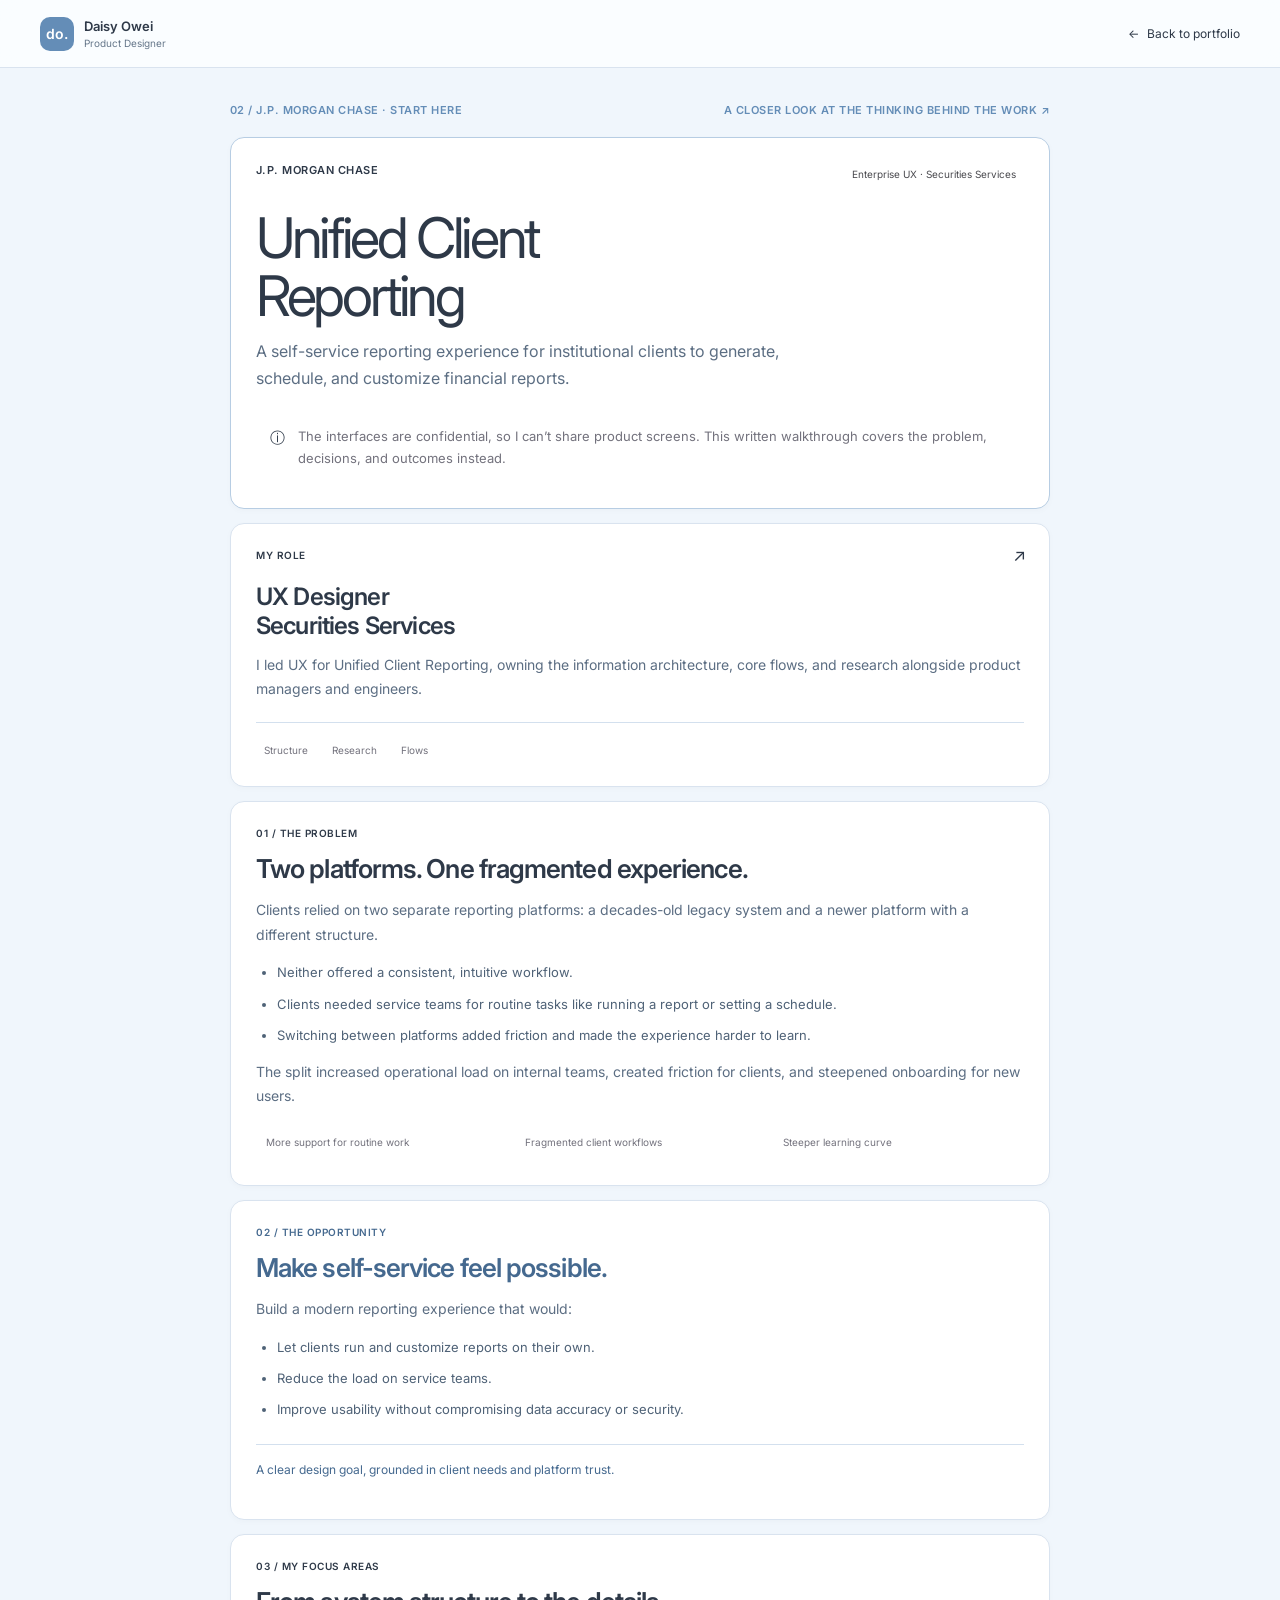
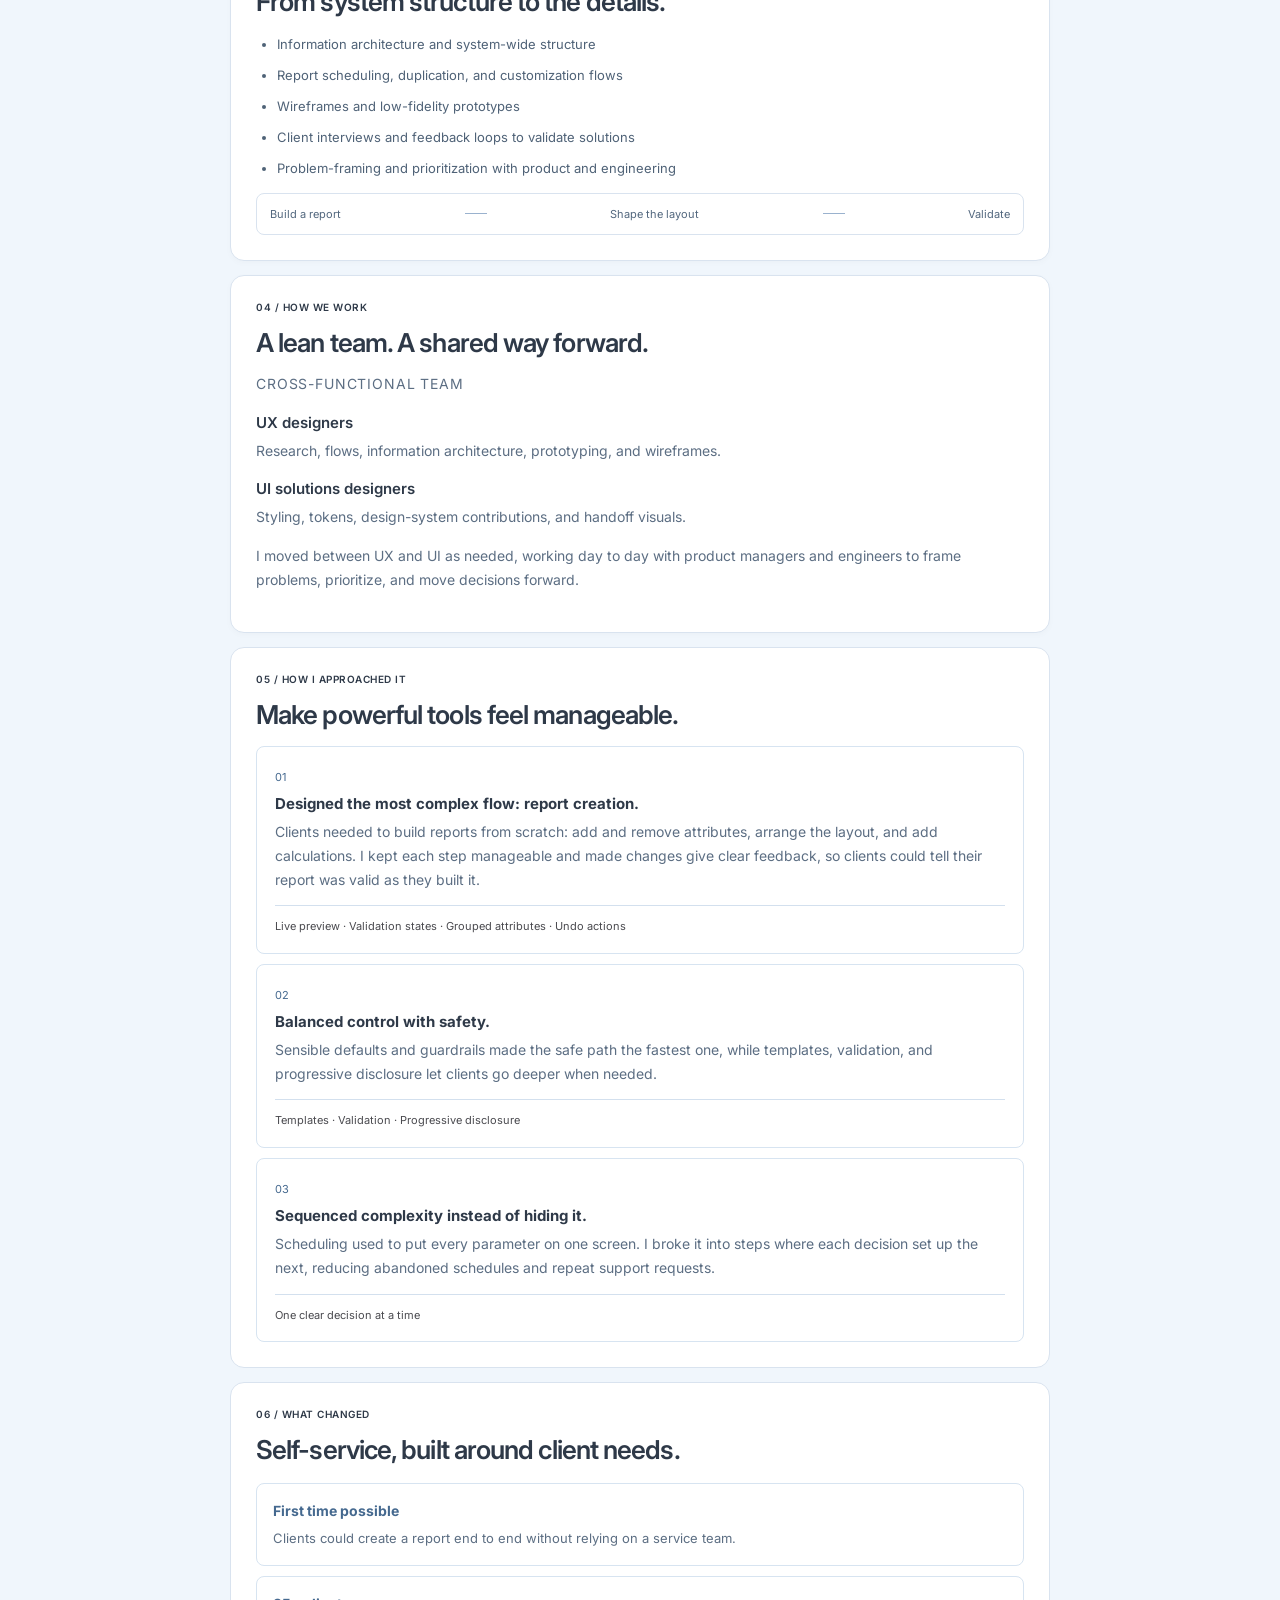
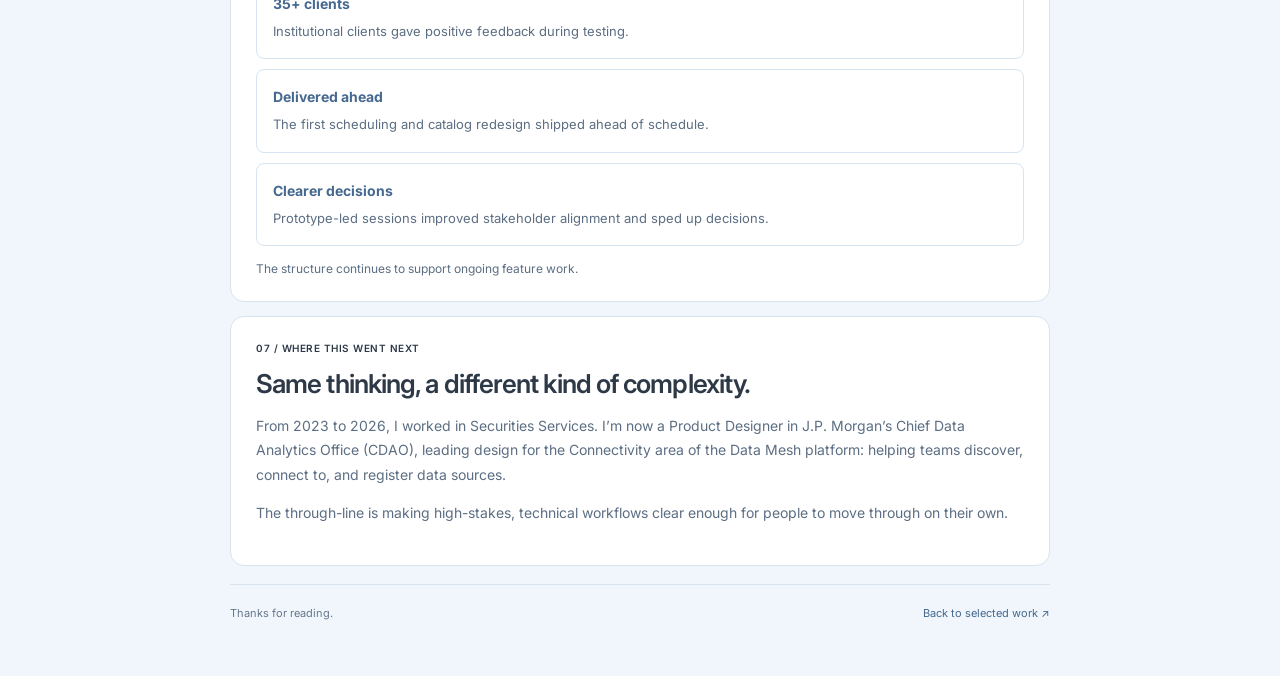
<file: jpmorgan.html>
<!doctype html>
<html lang="en">
  <head>
    <meta charset="UTF-8" />
    <meta name="viewport" content="width=device-width, initial-scale=1.0" />
    <meta
      name="description"
      content="A written walkthrough of Daisy Owei's self-service reporting redesign for J.P. Morgan institutional clients."
    />
    <meta name="theme-color" content="#f0f6fc" />
    <title>Unified Client Reporting — Daisy Owei</title>
    <link rel="preconnect" href="https://fonts.googleapis.com" />
    <link rel="preconnect" href="https://fonts.gstatic.com" crossorigin />
    <link
      href="https://fonts.googleapis.com/css2?family=Inter:wght@400;500;600;700&display=swap"
      rel="stylesheet"
    />
    <link rel="stylesheet" href="./letplant.css?v=case-study-section-map" />
    <link rel="stylesheet" href="./jpmorgan.css?v=pastel-blue-v3" />
    <script src="./jpmorgan.js?v=unified-reporting-case-study" defer></script>
  </head>
  <body class="case-study-page jpmorgan-case-study">
    <header class="case-header">
      <a class="case-brand" href="./index.html#work" target="_top" aria-label="Daisy Owei portfolio home">
        <span class="case-brand-mark">do.</span>
        <span>Daisy Owei <small>Product Designer</small></span>
      </a>
      <a class="back-link" href="./index.html#work" target="_top"><span aria-hidden="true">←</span> Back to portfolio</a>
    </header>

    <div class="case-layout jpm-layout">
      <main class="case-content">
        <p class="jpm-kicker">
          <span>02 / J.P. Morgan Chase · Start here</span>
          <span>A closer look at the thinking behind the work ↗</span>
        </p>

        <section class="jpm-hero" id="overview" aria-labelledby="case-title">
          <div class="jpm-overview-card">
            <div class="jpm-project-label">
              <span>J.P. Morgan Chase</span>
              <span class="jpm-chip">Enterprise UX · Securities Services</span>
            </div>
            <h1 id="case-title">Unified Client<br />Reporting</h1>
            <p class="jpm-lede">
              A self-service reporting experience for institutional clients to generate, schedule,
              and customize financial reports.
            </p>
            <div class="jpm-confidentiality">
              <span aria-hidden="true">ⓘ</span>
              <p>
                The interfaces are confidential, so I can’t share product screens. This written
                walkthrough covers the problem, decisions, and outcomes instead.
              </p>
            </div>
          </div>

          <aside class="jpm-role-card" aria-labelledby="role-title">
            <p class="jpm-card-eyebrow">My role</p>
            <span class="jpm-card-arrow" aria-hidden="true">↗</span>
            <h2 id="role-title">UX Designer<br />Securities Services</h2>
            <p>
              I led UX for Unified Client Reporting, owning the information architecture, core flows,
              and research alongside product managers and engineers.
            </p>
            <div class="jpm-tags" aria-label="Areas of work">
              <span>Structure</span><span>Research</span><span>Flows</span>
            </div>
          </aside>
        </section>

        <div class="jpm-two-up">
          <section class="jpm-info-card" id="problem" aria-labelledby="problem-title">
            <p class="jpm-card-eyebrow">01 / The problem</p>
            <h2 id="problem-title">Two platforms. One fragmented experience.</h2>
            <p>
              Clients relied on two separate reporting platforms: a decades-old legacy system and
              a newer platform with a different structure.
            </p>
            <ul>
              <li>Neither offered a consistent, intuitive workflow.</li>
              <li>Clients needed service teams for routine tasks like running a report or setting a schedule.</li>
              <li>Switching between platforms added friction and made the experience harder to learn.</li>
            </ul>
            <p>
              The split increased operational load on internal teams, created friction for clients,
              and steepened onboarding for new users.
            </p>
            <div class="jpm-impact-chips">
              <span>More support for routine work</span>
              <span>Fragmented client workflows</span>
              <span>Steeper learning curve</span>
            </div>
          </section>

          <section class="jpm-info-card jpm-opportunity-card" id="opportunity" aria-labelledby="opportunity-title">
            <p class="jpm-card-eyebrow">02 / The opportunity</p>
            <h2 id="opportunity-title">Make self-service feel possible.</h2>
            <p>Build a modern reporting experience that would:</p>
            <ul>
              <li>Let clients run and customize reports on their own.</li>
              <li>Reduce the load on service teams.</li>
              <li>Improve usability without compromising data accuracy or security.</li>
            </ul>
            <p class="jpm-design-note">A clear design goal, grounded in client needs and platform trust.</p>
          </section>
        </div>

        <div class="jpm-two-up jpm-lower-grid">
          <section class="jpm-info-card" id="focus-areas" aria-labelledby="focus-title">
            <p class="jpm-card-eyebrow">03 / My focus areas</p>
            <h2 id="focus-title">From system structure to the details.</h2>
            <ul class="jpm-focus-list">
              <li>Information architecture and system-wide structure</li>
              <li>Report scheduling, duplication, and customization flows</li>
              <li>Wireframes and low-fidelity prototypes</li>
              <li>Client interviews and feedback loops to validate solutions</li>
              <li>Problem-framing and prioritization with product and engineering</li>
            </ul>
            <div class="jpm-flow-card" aria-label="Report creation flow">
              <span>Build a report</span><i aria-hidden="true"></i>
              <span>Shape the layout</span><i aria-hidden="true"></i>
              <span>Validate</span>
            </div>
          </section>

          <section class="jpm-info-card" id="how-we-work" aria-labelledby="working-title">
            <p class="jpm-card-eyebrow">04 / How we work</p>
            <h2 id="working-title">A lean team. A shared way forward.</h2>
            <p class="jpm-team-label">Cross-functional team</p>
            <h3>UX designers</h3>
            <p>Research, flows, information architecture, prototyping, and wireframes.</p>
            <h3>UI solutions designers</h3>
            <p>Styling, tokens, design-system contributions, and handoff visuals.</p>
            <p>
              I moved between UX and UI as needed, working day to day with product managers and
              engineers to frame problems, prioritize, and move decisions forward.
            </p>
          </section>
        </div>

        <section class="jpm-approach-section" id="approach" aria-labelledby="approach-title">
          <p class="jpm-card-eyebrow">05 / How I approached it</p>
          <h2 id="approach-title">Make powerful tools feel manageable.</h2>
          <div class="jpm-approach-grid">
            <article>
              <span>01</span>
              <h3>Designed the most complex flow: report creation.</h3>
              <p>
                Clients needed to build reports from scratch: add and remove attributes, arrange
                the layout, and add calculations. I kept each step manageable and made changes
                give clear feedback, so clients could tell their report was valid as they built it.
              </p>
              <small>Live preview · Validation states · Grouped attributes · Undo actions</small>
            </article>
            <article>
              <span>02</span>
              <h3>Balanced control with safety.</h3>
              <p>
                Sensible defaults and guardrails made the safe path the fastest one, while
                templates, validation, and progressive disclosure let clients go deeper when needed.
              </p>
              <small>Templates · Validation · Progressive disclosure</small>
            </article>
            <article>
              <span>03</span>
              <h3>Sequenced complexity instead of hiding it.</h3>
              <p>
                Scheduling used to put every parameter on one screen. I broke it into steps where
                each decision set up the next, reducing abandoned schedules and repeat support requests.
              </p>
              <small>One clear decision at a time</small>
            </article>
          </div>
        </section>

        <section class="jpm-outcomes-section" id="outcomes" aria-labelledby="outcomes-title">
          <p class="jpm-card-eyebrow">06 / What changed</p>
          <h2 id="outcomes-title">Self-service, built around client needs.</h2>
          <div class="jpm-outcomes-grid">
            <article><strong>First time possible</strong><p>Clients could create a report end to end without relying on a service team.</p></article>
            <article><strong>35+ clients</strong><p>Institutional clients gave positive feedback during testing.</p></article>
            <article><strong>Delivered ahead</strong><p>The first scheduling and catalog redesign shipped ahead of schedule.</p></article>
            <article><strong>Clearer decisions</strong><p>Prototype-led sessions improved stakeholder alignment and sped up decisions.</p></article>
          </div>
          <p class="jpm-outcome-footnote">The structure continues to support ongoing feature work.</p>
        </section>

        <section class="jpm-next-section" id="where-next" aria-labelledby="next-title">
          <p class="jpm-card-eyebrow">07 / Where this went next</p>
          <h2 id="next-title">Same thinking, a different kind of complexity.</h2>
          <p>
            From 2023 to 2026, I worked in Securities Services. I’m now a Product Designer in
            J.P. Morgan’s Chief Data Analytics Office (CDAO), leading design for the Connectivity
            area of the Data Mesh platform: helping teams discover, connect to, and register data
            sources.
          </p>
          <p>
            The through-line is making high-stakes, technical workflows clear enough for people to
            move through on their own.
          </p>
        </section>

        <footer class="case-footer">
          <span>Thanks for reading.</span>
          <a href="./index.html#work" target="_top">Back to selected work <span aria-hidden="true">↗</span></a>
        </footer>
      </main>
    </div>
  </body>
</html>
</file>
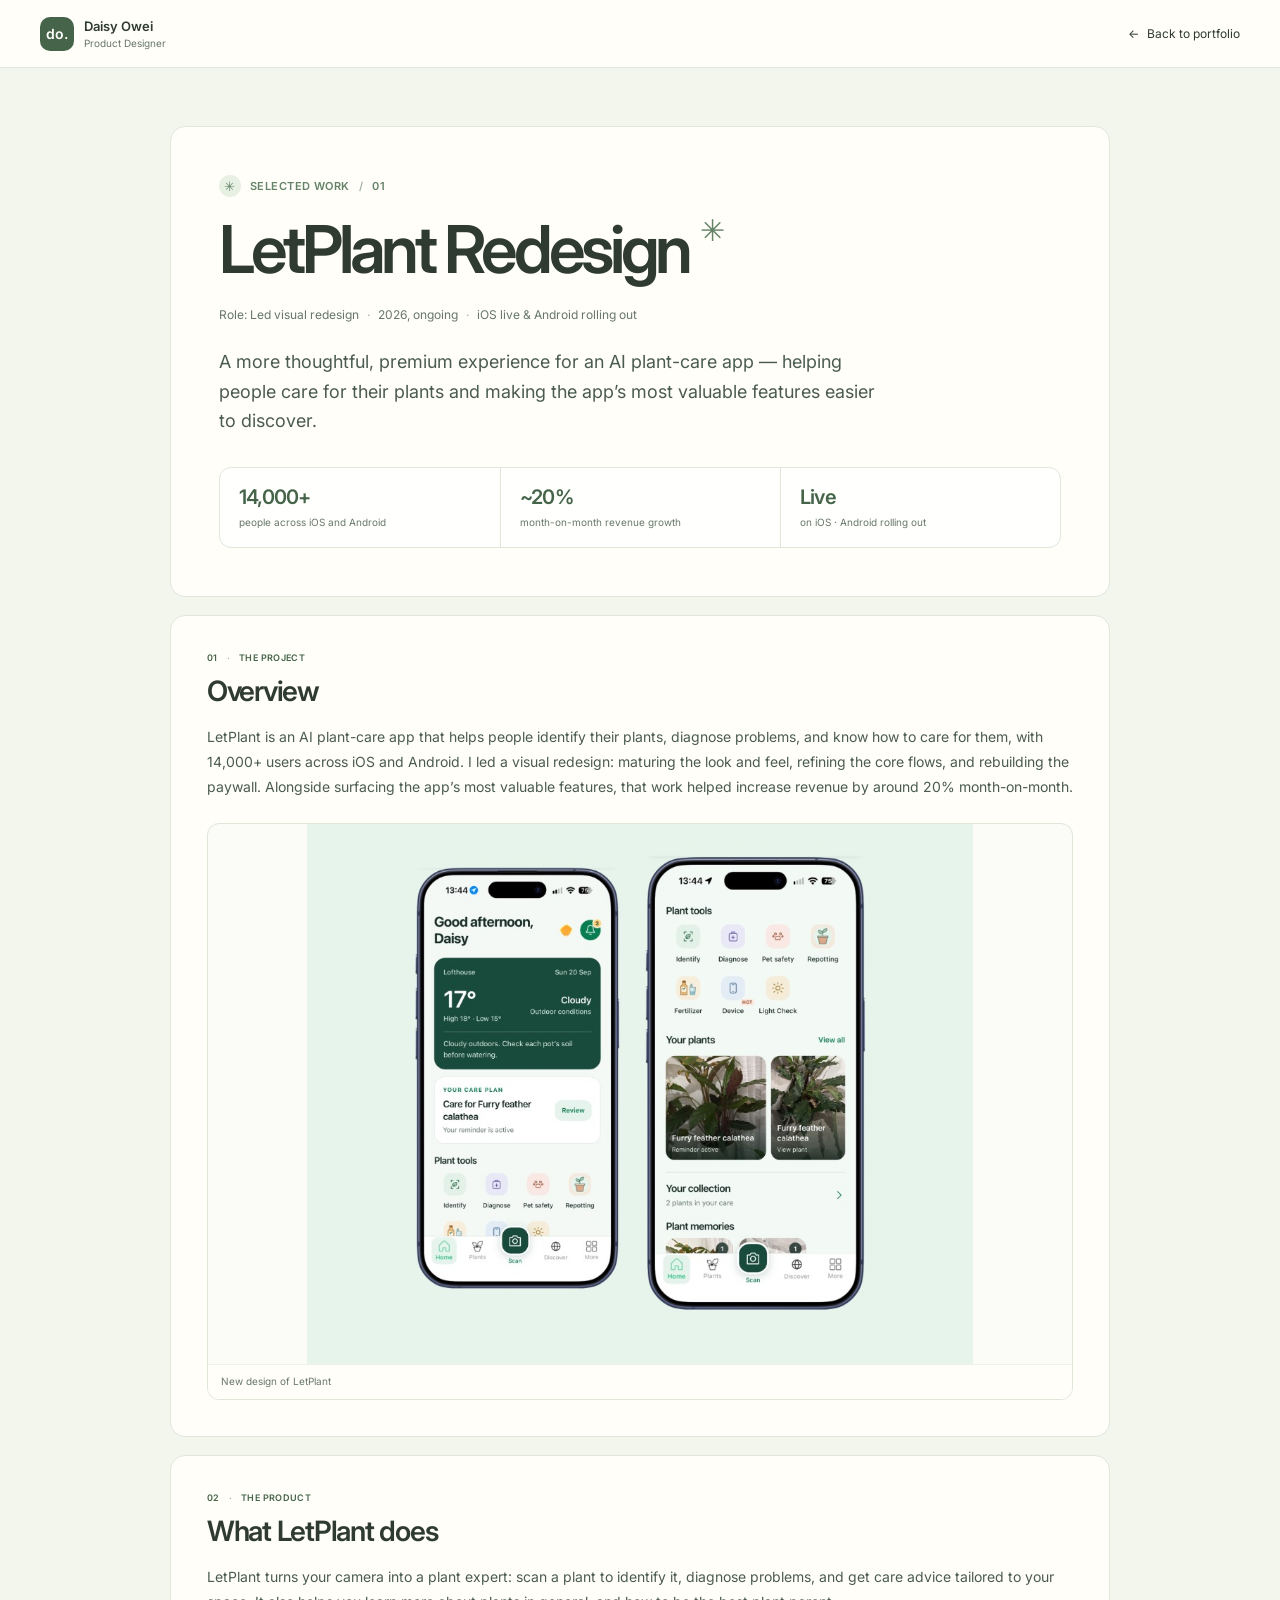
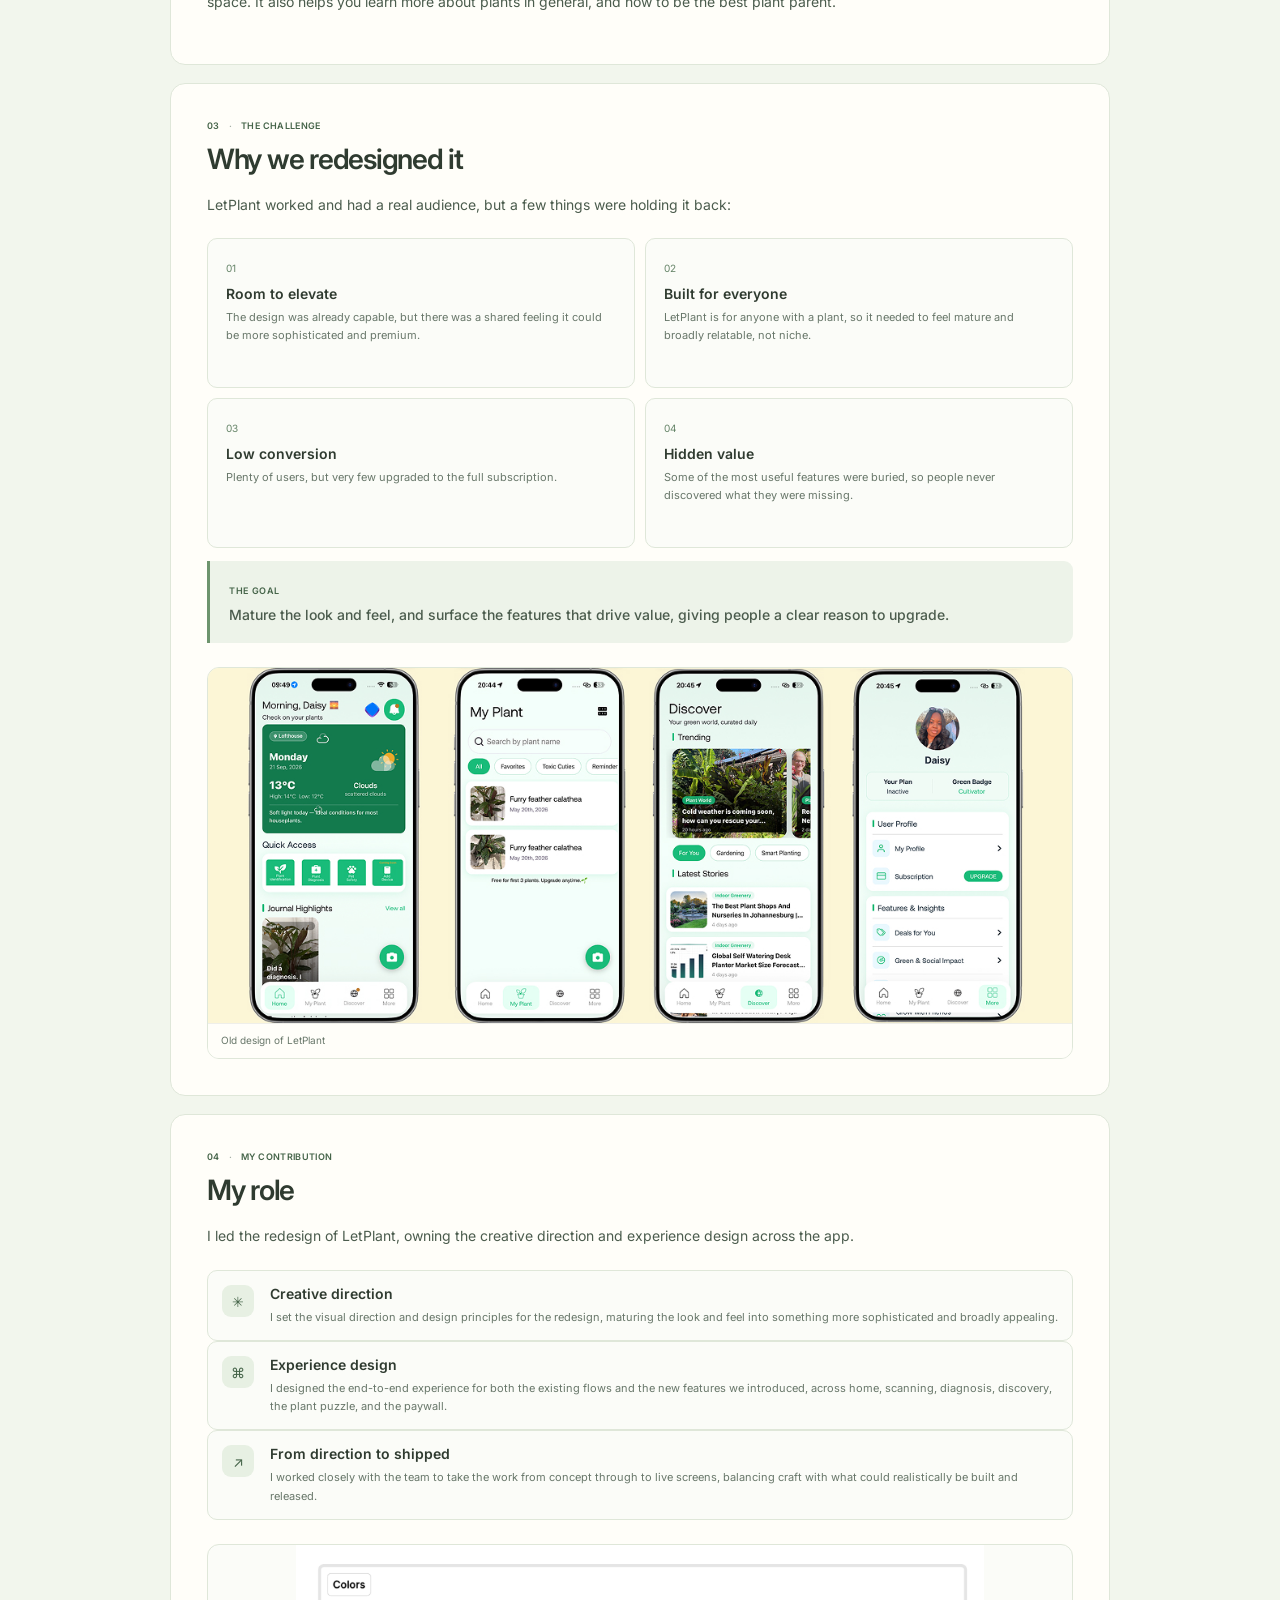
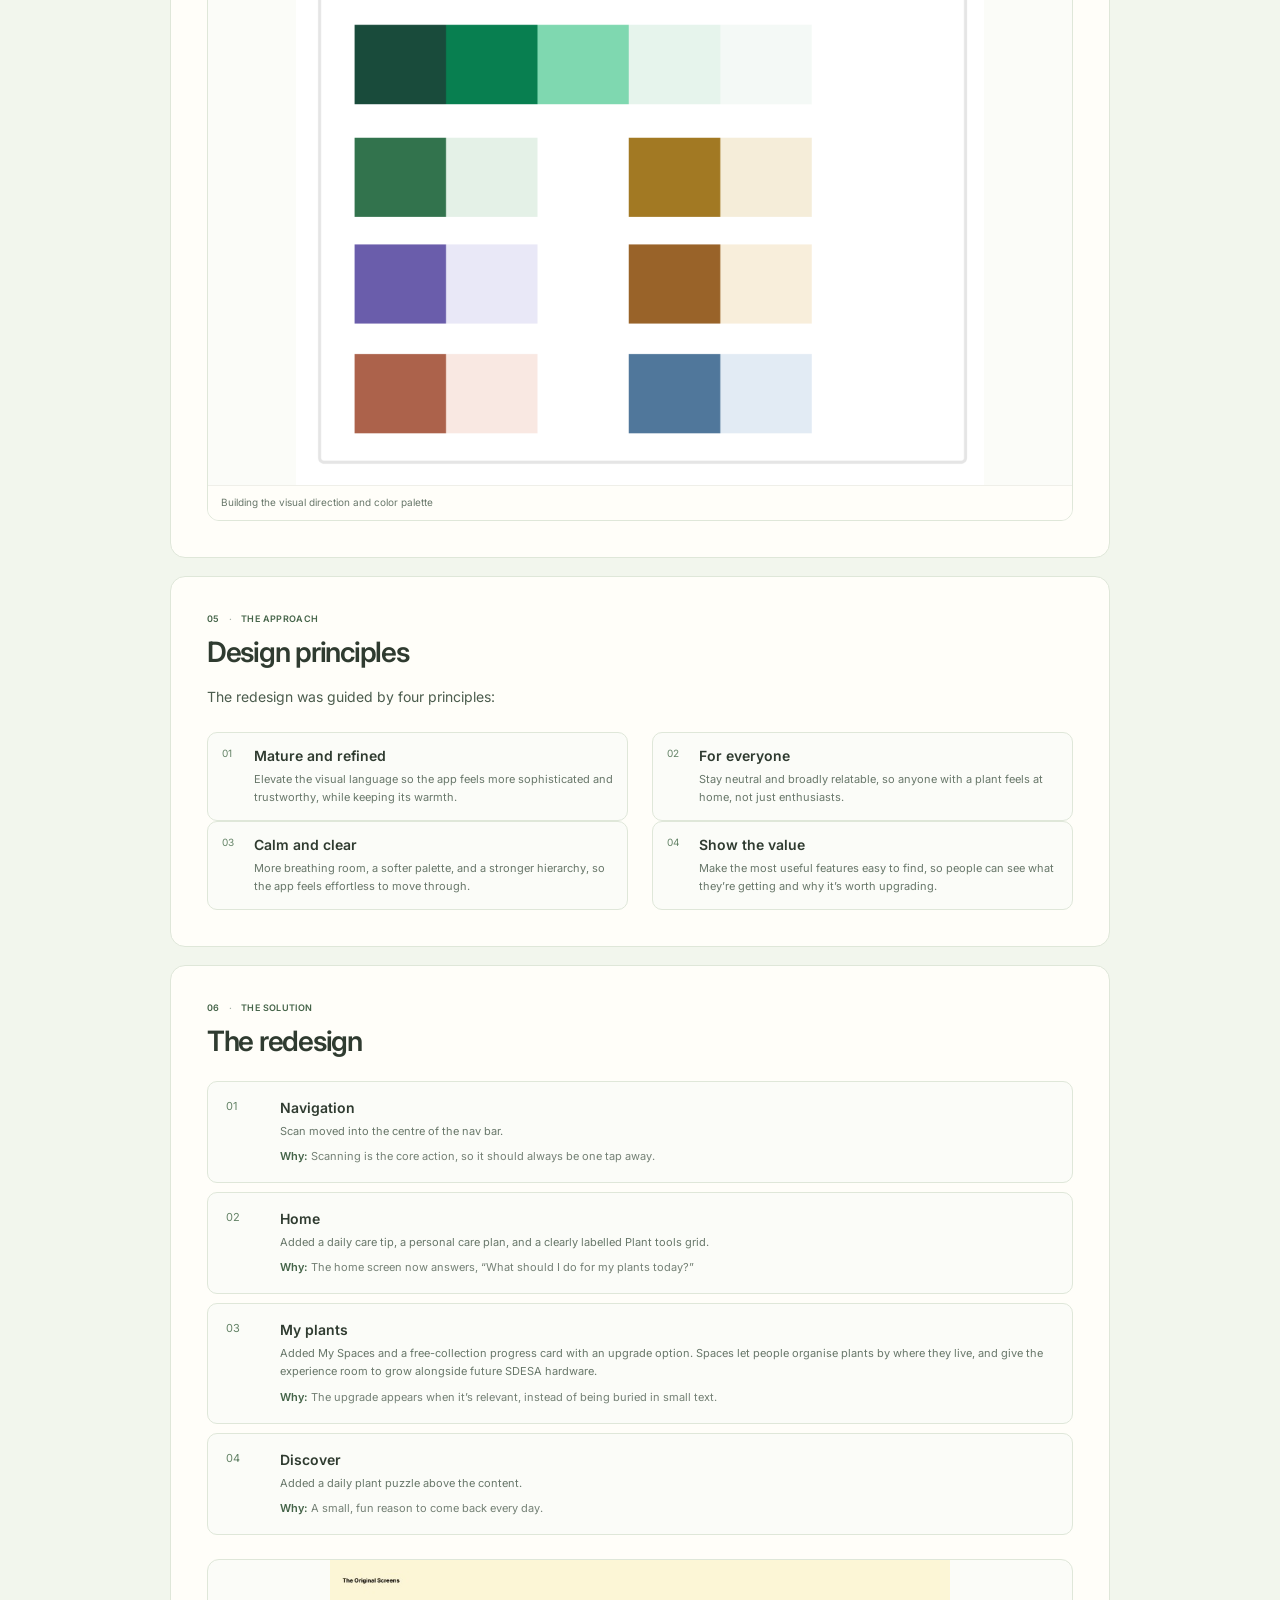
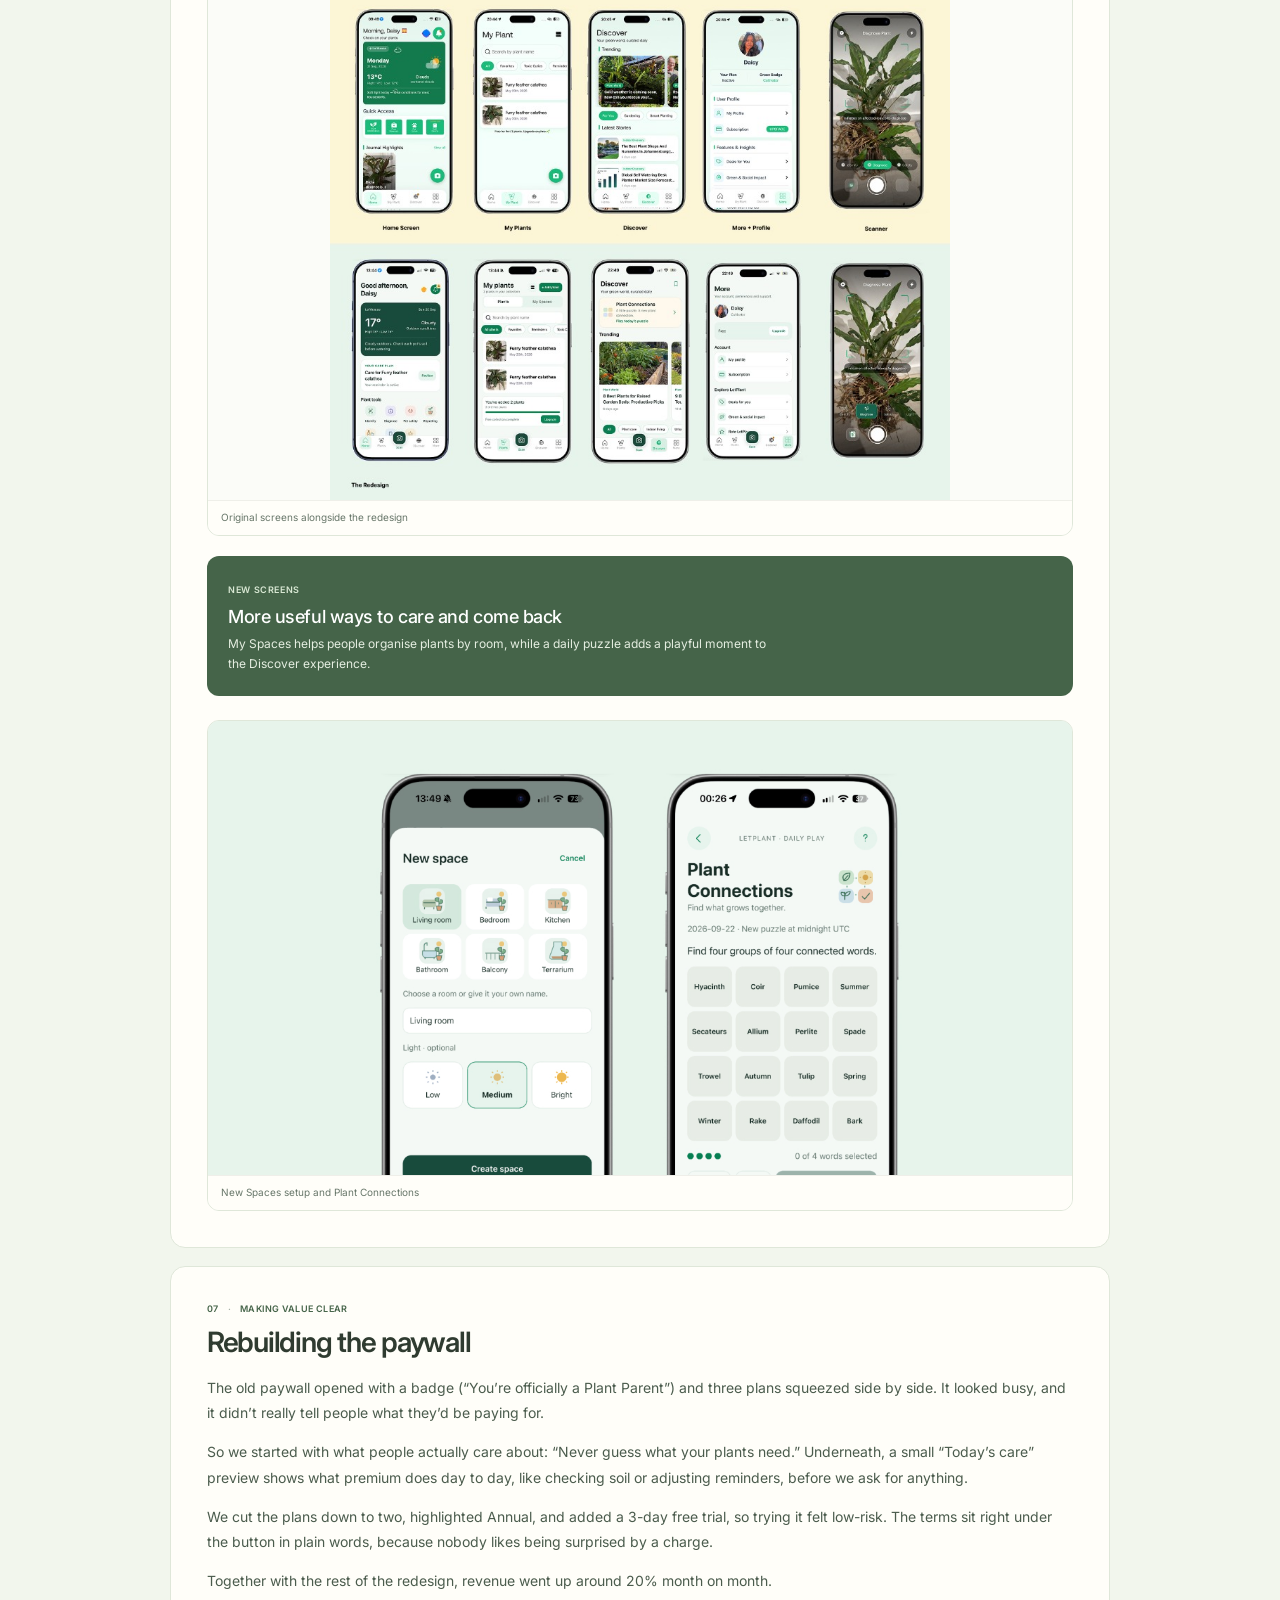
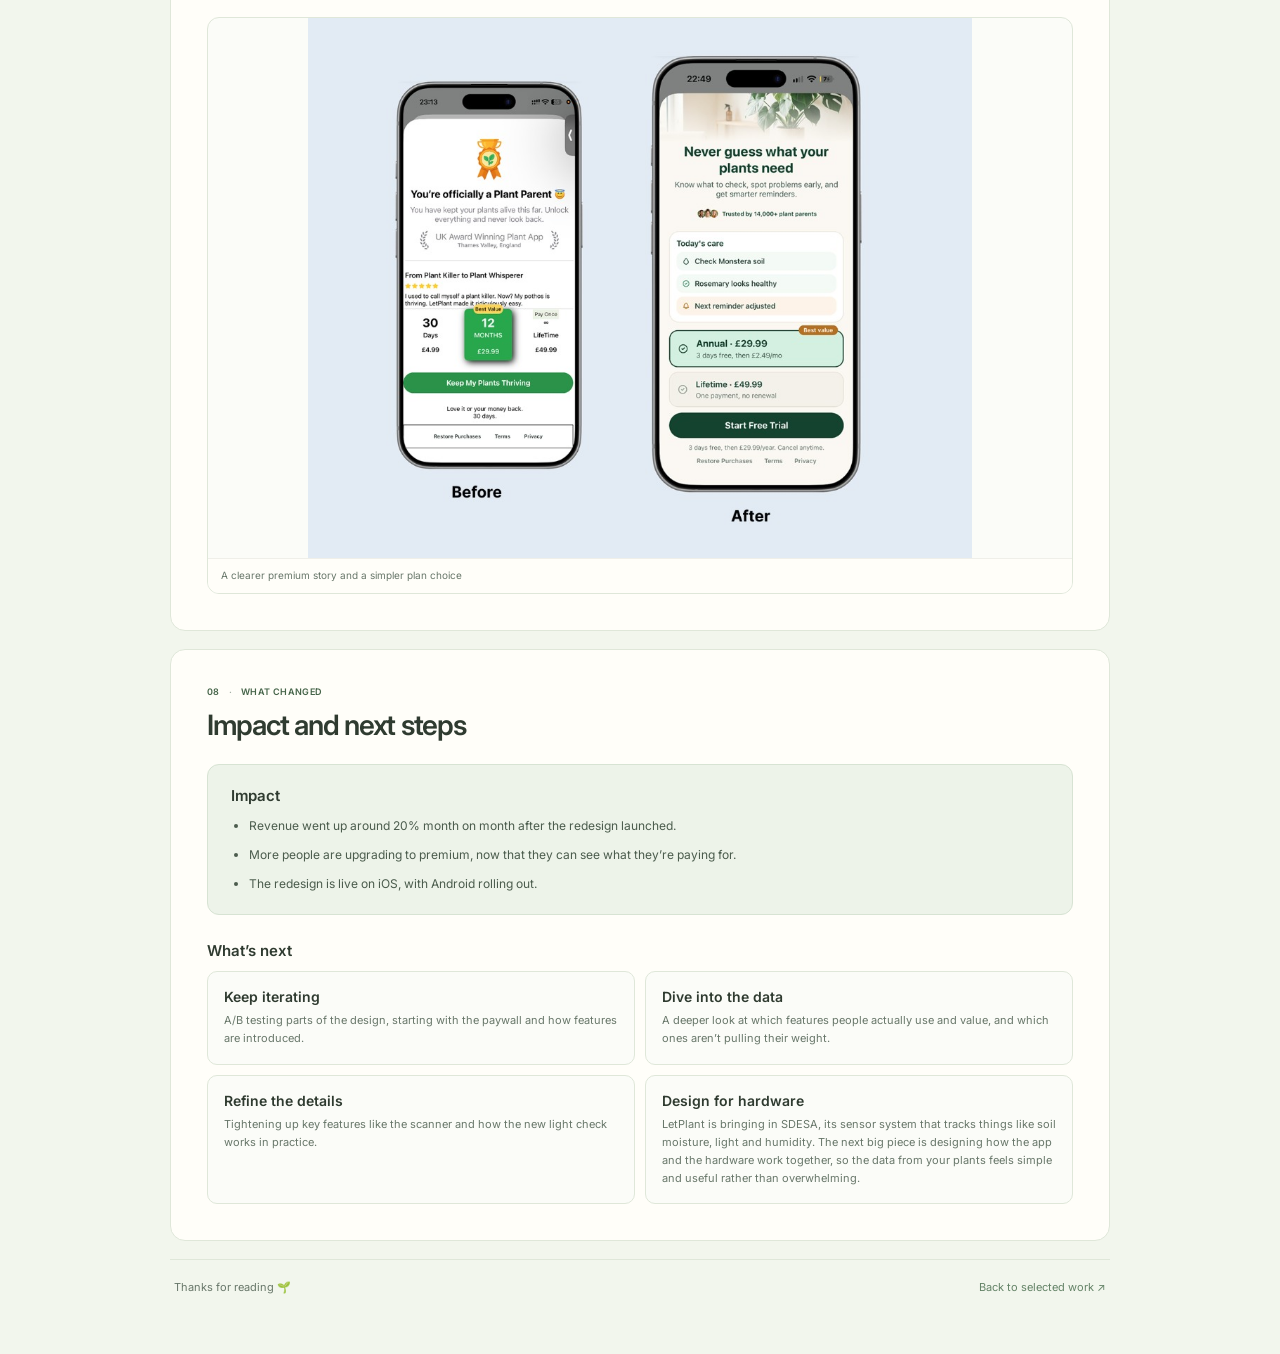
<file: letplant.html>
<!doctype html>
<html lang="en">
  <head>
    <meta charset="UTF-8" />
    <meta name="viewport" content="width=device-width, initial-scale=1.0" />
    <meta
      name="description"
      content="How Daisy Owei led the visual redesign of LetPlant, an AI plant-care app with 14,000+ users."
    />
    <meta name="theme-color" content="#f7f5ee" />
    <title>LetPlant Redesign — Daisy Owei</title>
    <link rel="preconnect" href="https://fonts.googleapis.com" />
    <link rel="preconnect" href="https://fonts.gstatic.com" crossorigin />
    <link
      href="https://fonts.googleapis.com/css2?family=Inter:wght@400;500;600;700&display=swap"
      rel="stylesheet"
    />
    <link rel="stylesheet" href="./letplant.css?v=letplant-images-v1" />
    <script src="./letplant.js?v=section-tracking" defer></script>
  </head>
  <body class="case-study-page letplant-page">
    <header class="case-header">
      <a class="case-brand" href="./index.html#work" target="_top" aria-label="Daisy Owei portfolio home">
        <span class="case-brand-mark">do.</span>
        <span>Daisy Owei <small>Product Designer</small></span>
      </a>
      <a class="back-link" href="./index.html#work" target="_top"><span aria-hidden="true">←</span> Back to portfolio</a>
    </header>

    <div class="case-layout">
      <main class="case-content">
        <section class="case-intro" aria-labelledby="case-title">
          <p class="case-kicker"><span class="leaf-mark" aria-hidden="true">✳</span> Selected work <span>/</span> 01</p>
          <h1 id="case-title">LetPlant Redesign<span class="title-sparkle" aria-hidden="true">✳</span></h1>
          <p class="case-meta">Role: Led visual redesign <span>·</span> 2026, ongoing <span>·</span> iOS live &amp; Android rolling out</p>
          <p class="case-summary">
            A more thoughtful, premium experience for an AI plant-care app — helping people care for their plants and making the app’s most valuable features easier to discover.
          </p>
          <div class="case-stats" aria-label="Project highlights">
            <div><strong>14,000+</strong><span>people across iOS and Android</span></div>
            <div><strong>~20%</strong><span>month-on-month revenue growth</span></div>
            <div><strong>Live</strong><span>on iOS · Android rolling out</span></div>
          </div>
        </section>

        <section class="case-section" id="overview" aria-labelledby="overview-title">
          <p class="section-index">01 <span>·</span> The project</p>
          <h2 id="overview-title">Overview</h2>
          <p>
            LetPlant is an AI plant-care app that helps people identify their plants, diagnose problems, and know how to care for them, with 14,000+ users across iOS and Android. I led a visual redesign: maturing the look and feel, refining the core flows, and rebuilding the paywall. Alongside surfacing the app’s most valuable features, that work helped increase revenue by around 20% month-on-month.
          </p>
          <figure class="case-visual visual-feature">
            <img
              src="./public/assets/letplant-01.jpg"
              alt="Redesigned LetPlant app screens, including the home screen and plant tools"
              loading="lazy"
            />
            <figcaption>New design of LetPlant</figcaption>
          </figure>
        </section>

        <section class="case-section" id="what-it-does" aria-labelledby="what-title">
          <p class="section-index">02 <span>·</span> The product</p>
          <h2 id="what-title">What LetPlant does</h2>
          <p>
            LetPlant turns your camera into a plant expert: scan a plant to identify it, diagnose problems, and get care advice tailored to your space. It also helps you learn more about plants in general, and how to be the best plant parent.
          </p>
        </section>

        <section class="case-section" id="challenge" aria-labelledby="challenge-title">
          <p class="section-index">03 <span>·</span> The challenge</p>
          <h2 id="challenge-title">Why we redesigned it</h2>
          <p>LetPlant worked and had a real audience, but a few things were holding it back:</p>
          <div class="challenge-grid">
            <article><span>01</span><h3>Room to elevate</h3><p>The design was already capable, but there was a shared feeling it could be more sophisticated and premium.</p></article>
            <article><span>02</span><h3>Built for everyone</h3><p>LetPlant is for anyone with a plant, so it needed to feel mature and broadly relatable, not niche.</p></article>
            <article><span>03</span><h3>Low conversion</h3><p>Plenty of users, but very few upgraded to the full subscription.</p></article>
            <article><span>04</span><h3>Hidden value</h3><p>Some of the most useful features were buried, so people never discovered what they were missing.</p></article>
          </div>
          <div class="goal-callout"><span>The goal</span><p>Mature the look and feel, and surface the features that drive value, giving people a clear reason to upgrade.</p></div>
          <figure class="case-visual visual-feature">
            <img src="./public/assets/letplant-02.jpg" alt="Original LetPlant app screens across home, plants, discovery, and profile" loading="lazy" />
            <figcaption>Old design of LetPlant</figcaption>
          </figure>
        </section>

        <section class="case-section" id="role" aria-labelledby="role-title">
          <p class="section-index">04 <span>·</span> My contribution</p>
          <h2 id="role-title">My role</h2>
          <p>I led the redesign of LetPlant, owning the creative direction and experience design across the app.</p>
          <div class="role-list">
            <article><span class="role-icon" aria-hidden="true">✳</span><div><h3>Creative direction</h3><p>I set the visual direction and design principles for the redesign, maturing the look and feel into something more sophisticated and broadly appealing.</p></div></article>
            <article><span class="role-icon" aria-hidden="true">⌘</span><div><h3>Experience design</h3><p>I designed the end-to-end experience for both the existing flows and the new features we introduced, across home, scanning, diagnosis, discovery, the plant puzzle, and the paywall.</p></div></article>
            <article><span class="role-icon" aria-hidden="true">↗</span><div><h3>From direction to shipped</h3><p>I worked closely with the team to take the work from concept through to live screens, balancing craft with what could realistically be built and released.</p></div></article>
          </div>
          <figure class="case-visual visual-feature">
            <img src="./public/assets/letplant-03.png" alt="LetPlant color palette for the redesign" loading="lazy" />
            <figcaption>Building the visual direction and color palette</figcaption>
          </figure>
        </section>

        <section class="case-section" id="principles" aria-labelledby="principles-title">
          <p class="section-index">05 <span>·</span> The approach</p>
          <h2 id="principles-title">Design principles</h2>
          <p>The redesign was guided by four principles:</p>
          <div class="principle-list">
            <article><span>01</span><div><h3>Mature and refined</h3><p>Elevate the visual language so the app feels more sophisticated and trustworthy, while keeping its warmth.</p></div></article>
            <article><span>02</span><div><h3>For everyone</h3><p>Stay neutral and broadly relatable, so anyone with a plant feels at home, not just enthusiasts.</p></div></article>
            <article><span>03</span><div><h3>Calm and clear</h3><p>More breathing room, a softer palette, and a stronger hierarchy, so the app feels effortless to move through.</p></div></article>
            <article><span>04</span><div><h3>Show the value</h3><p>Make the most useful features easy to find, so people can see what they’re getting and why it’s worth upgrading.</p></div></article>
          </div>
        </section>

        <section class="case-section" id="redesign" aria-labelledby="redesign-title">
          <p class="section-index">06 <span>·</span> The solution</p>
          <h2 id="redesign-title">The redesign</h2>
          <div class="redesign-list">
            <article><span class="redesign-number">01</span><div><h3>Navigation</h3><p>Scan moved into the centre of the nav bar.</p><p class="why"><strong>Why:</strong> Scanning is the core action, so it should always be one tap away.</p></div></article>
            <article><span class="redesign-number">02</span><div><h3>Home</h3><p>Added a daily care tip, a personal care plan, and a clearly labelled Plant tools grid.</p><p class="why"><strong>Why:</strong> The home screen now answers, “What should I do for my plants today?”</p></div></article>
            <article><span class="redesign-number">03</span><div><h3>My plants</h3><p>Added My Spaces and a free-collection progress card with an upgrade option. Spaces let people organise plants by where they live, and give the experience room to grow alongside future SDESA hardware.</p><p class="why"><strong>Why:</strong> The upgrade appears when it’s relevant, instead of being buried in small text.</p></div></article>
            <article><span class="redesign-number">04</span><div><h3>Discover</h3><p>Added a daily plant puzzle above the content.</p><p class="why"><strong>Why:</strong> A small, fun reason to come back every day.</p></div></article>
          </div>
          <figure class="case-visual visual-feature">
            <img src="./public/assets/letplant-04.jpg" alt="Original and redesigned LetPlant app screens compared side by side" loading="lazy" />
            <figcaption>Original screens alongside the redesign</figcaption>
          </figure>
          <div class="feature-callout"><span class="feature-label">New screens</span><h3>More useful ways to care and come back</h3><p>My Spaces helps people organise plants by room, while a daily puzzle adds a playful moment to the Discover experience.</p></div>
          <figure class="case-visual visual-feature">
            <img src="./public/assets/letplant-05.jpg" alt="LetPlant new-space setup and Plant Connections daily puzzle screens" loading="lazy" />
            <figcaption>New Spaces setup and Plant Connections</figcaption>
          </figure>
        </section>

        <section class="case-section" id="paywall" aria-labelledby="paywall-title">
          <p class="section-index">07 <span>·</span> Making value clear</p>
          <h2 id="paywall-title">Rebuilding the paywall</h2>
          <p>
            The old paywall opened with a badge (“You’re officially a Plant Parent”) and three plans squeezed side by side. It looked busy, and it didn’t really tell people what they’d be paying for.
          </p>
          <p>
            So we started with what people actually care about: “Never guess what your plants need.” Underneath, a small “Today’s care” preview shows what premium does day to day, like checking soil or adjusting reminders, before we ask for anything.
          </p>
          <p>
            We cut the plans down to two, highlighted Annual, and added a 3-day free trial, so trying it felt low-risk. The terms sit right under the button in plain words, because nobody likes being surprised by a charge.
          </p>
          <p>Together with the rest of the redesign, revenue went up around 20% month on month.</p>
          <figure class="case-visual visual-feature">
            <img src="./public/assets/letplant-06.jpg" alt="Before and after comparison of the LetPlant subscription paywall" loading="lazy" />
            <figcaption>A clearer premium story and a simpler plan choice</figcaption>
          </figure>
        </section>

        <section class="case-section" id="impact" aria-labelledby="impact-title">
          <p class="section-index">08 <span>·</span> What changed</p>
          <h2 id="impact-title">Impact and next steps</h2>
          <div class="impact-panel">
            <h3>Impact</h3>
            <ul>
              <li>Revenue went up around 20% month on month after the redesign launched.</li>
              <li>More people are upgrading to premium, now that they can see what they’re paying for.</li>
              <li>The redesign is live on iOS, with Android rolling out.</li>
            </ul>
          </div>
          <h3 class="subsection-title">What’s next</h3>
          <div class="next-steps">
            <article><h3>Keep iterating</h3><p>A/B testing parts of the design, starting with the paywall and how features are introduced.</p></article>
            <article><h3>Dive into the data</h3><p>A deeper look at which features people actually use and value, and which ones aren’t pulling their weight.</p></article>
            <article><h3>Refine the details</h3><p>Tightening up key features like the scanner and how the new light check works in practice.</p></article>
            <article><h3>Design for hardware</h3><p>LetPlant is bringing in SDESA, its sensor system that tracks things like soil moisture, light and humidity. The next big piece is designing how the app and the hardware work together, so the data from your plants feels simple and useful rather than overwhelming.</p></article>
          </div>
        </section>

        <footer class="case-footer">
          <span>Thanks for reading 🌱</span>
          <a href="./index.html#work" target="_top">Back to selected work <span aria-hidden="true">↗</span></a>
        </footer>
      </main>

    </div>
  </body>
</html>
</file>
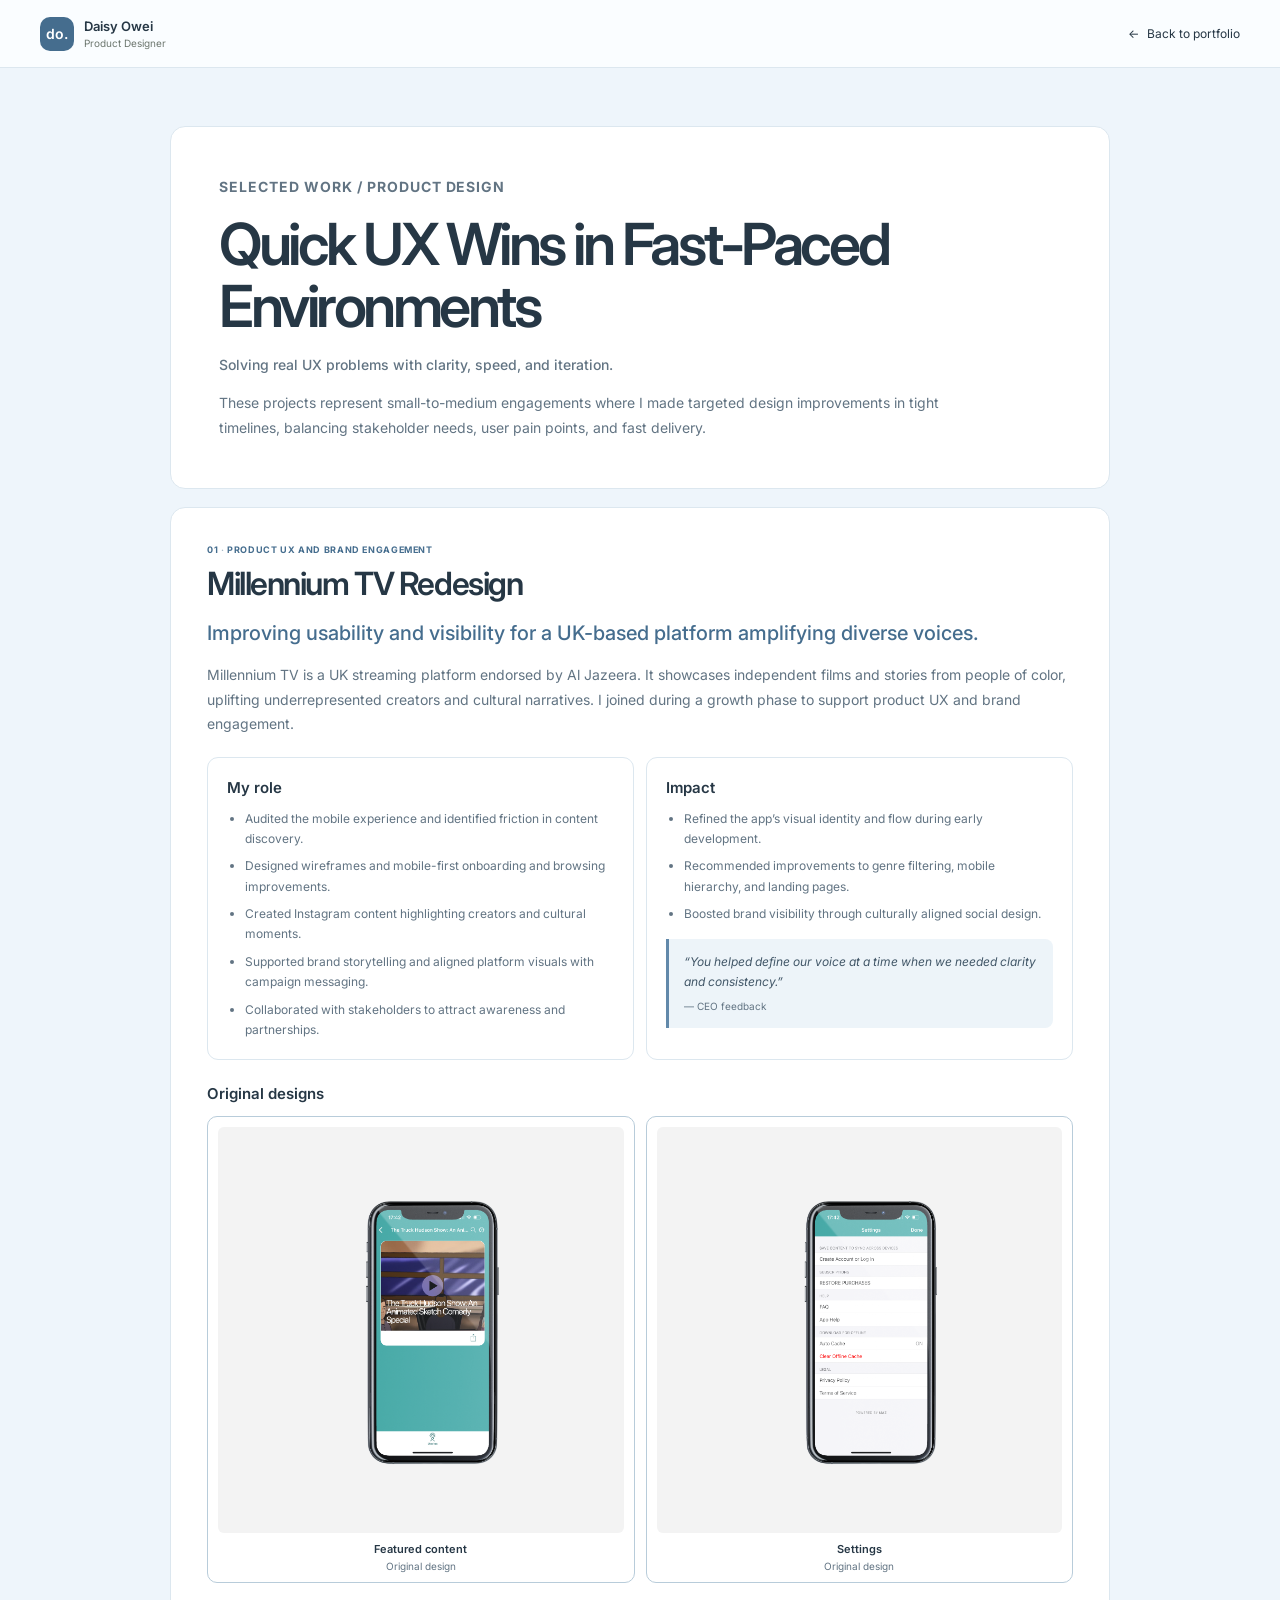
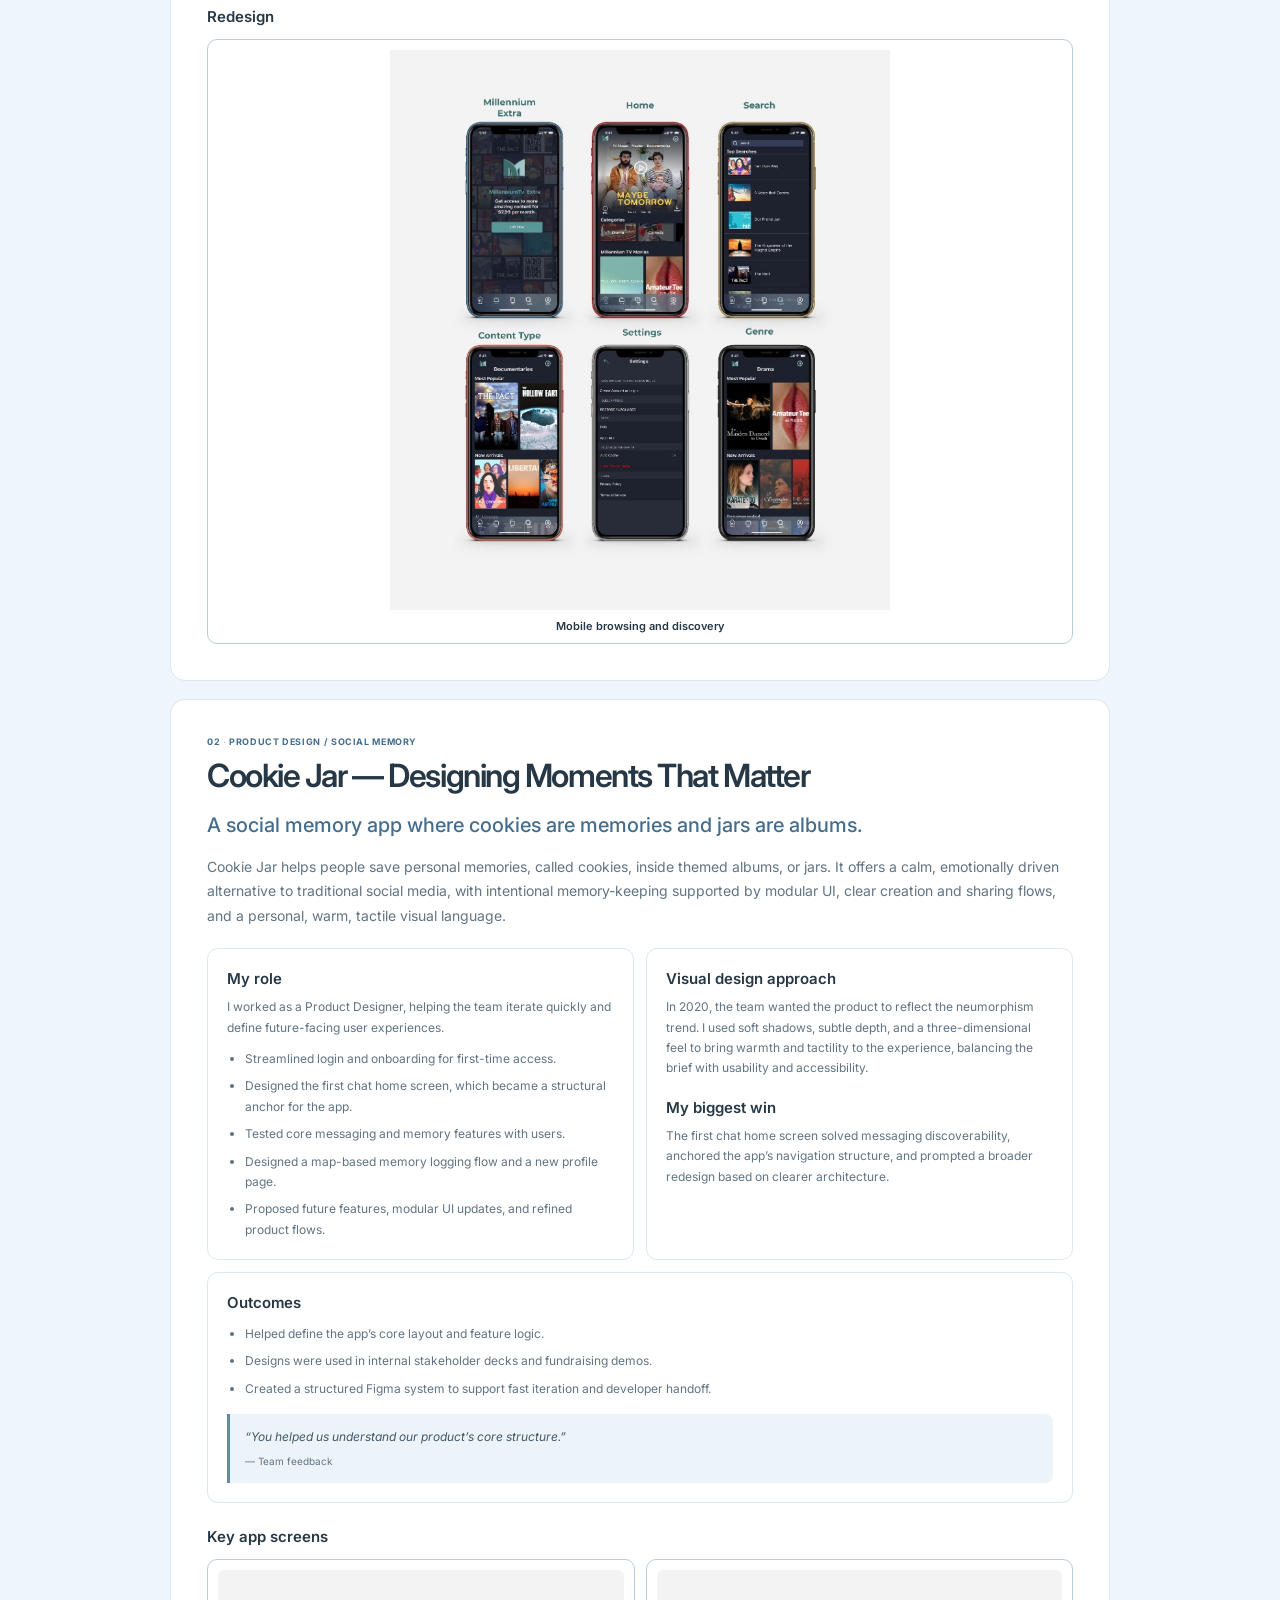
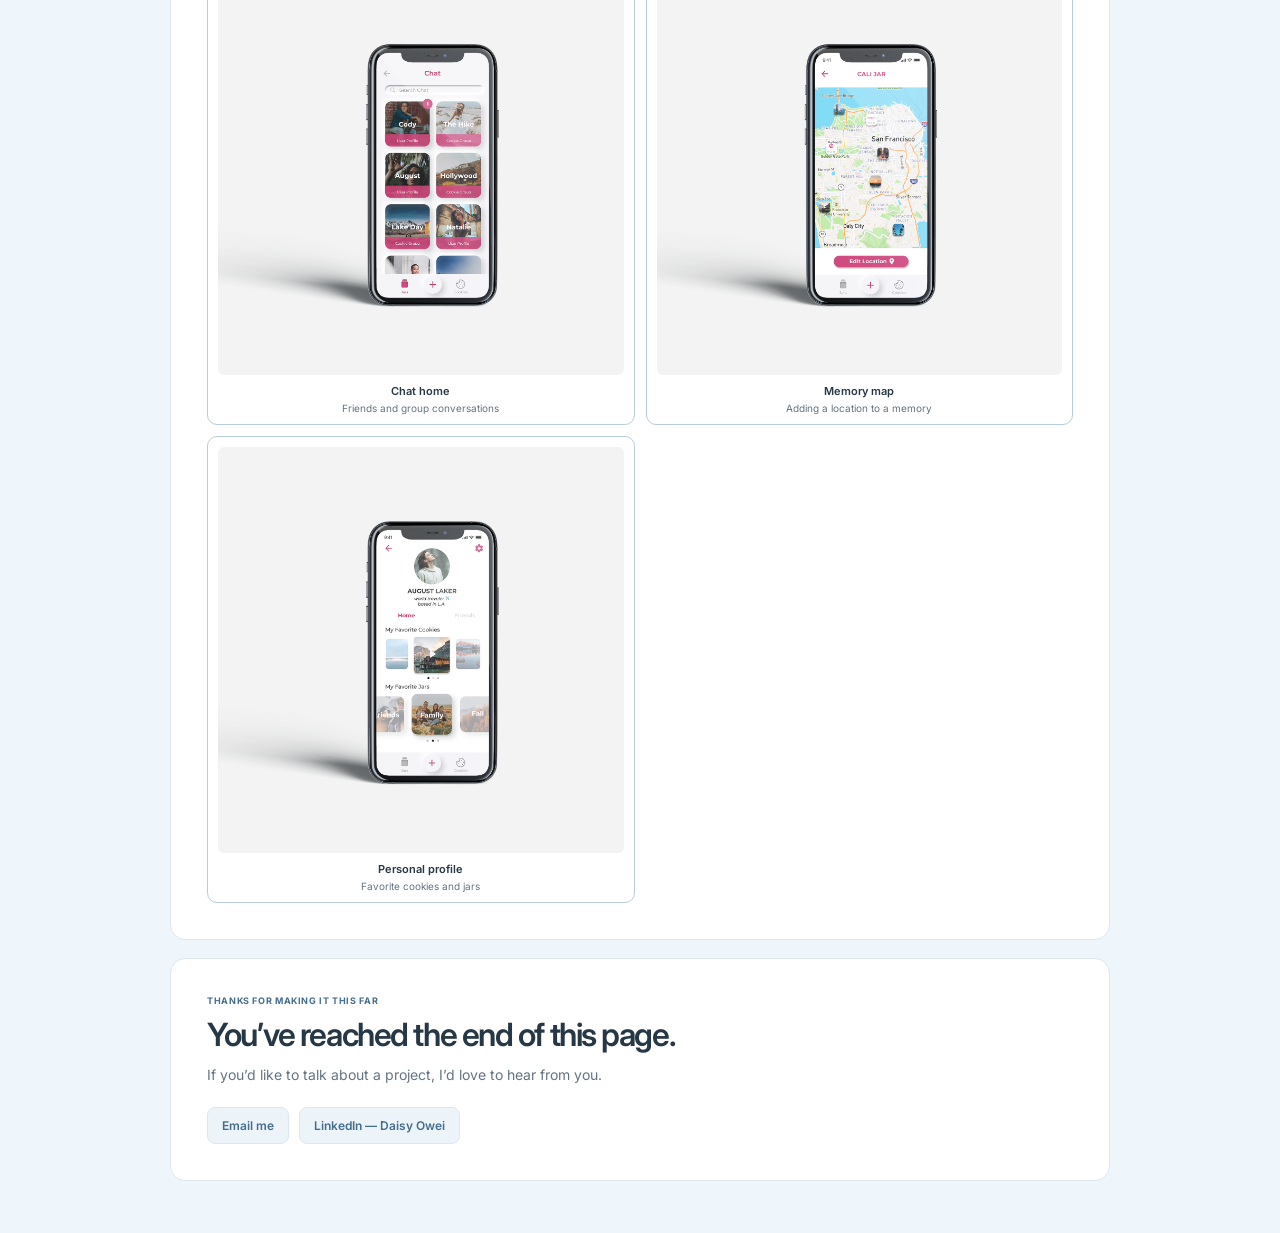
<file: quick-ux.html>
<!doctype html>
<html lang="en">
  <head>
    <meta charset="UTF-8" />
    <meta name="viewport" content="width=device-width, initial-scale=1.0" />
    <meta
      name="description"
      content="Quick UX Wins in fast-paced environments: practical design improvements for Millennium TV and Cookie Jar."
    />
    <meta name="theme-color" content="#eef5fb" />
    <title>Quick UX Wins — Daisy Owei</title>
    <link rel="preconnect" href="https://fonts.googleapis.com" />
    <link rel="preconnect" href="https://fonts.gstatic.com" crossorigin />
    <link
      href="https://fonts.googleapis.com/css2?family=Inter:wght@400;500;600;700&display=swap"
      rel="stylesheet"
    />
    <link rel="stylesheet" href="./letplant.css?v=pastel-green-v1" />
    <link rel="stylesheet" href="./quick-ux.css?v=project-screens-v3" />
    <script src="./quick-ux.js?v=sections-v1" defer></script>
  </head>
  <body class="case-study-page quick-ux-page">
    <header class="case-header">
      <a class="case-brand" href="./index.html#work" target="_top" aria-label="Daisy Owei portfolio home">
        <span class="case-brand-mark">do.</span>
        <span>Daisy Owei <small>Product Designer</small></span>
      </a>
      <a class="back-link" href="./index.html#work" target="_top"><span aria-hidden="true">←</span> Back to portfolio</a>
    </header>

    <div class="case-layout quick-ux-layout">
      <main class="case-content quick-ux-content">
        <section class="quick-ux-card quick-ux-hero" id="overview" aria-labelledby="quick-ux-title">
          <p class="quick-ux-kicker">Selected work / Product design</p>
          <h1 id="quick-ux-title">Quick UX Wins in Fast-Paced Environments</h1>
          <p class="quick-ux-subtitle">Solving real UX problems with clarity, speed, and iteration.</p>
          <p class="quick-ux-lede">These projects represent small-to-medium engagements where I made targeted design improvements in tight timelines, balancing stakeholder needs, user pain points, and fast delivery.</p>
        </section>

        <section class="quick-ux-card quick-ux-project" id="millennium-tv" aria-labelledby="millennium-title">
          <p class="quick-ux-index">01 <span>·</span> Product UX and brand engagement</p>
          <h2 id="millennium-title">Millennium TV Redesign</h2>
          <p class="quick-ux-project-subtitle">Improving usability and visibility for a UK-based platform amplifying diverse voices.</p>
          <p>Millennium TV is a UK streaming platform endorsed by Al Jazeera. It showcases independent films and stories from people of color, uplifting underrepresented creators and cultural narratives. I joined during a growth phase to support product UX and brand engagement.</p>

          <div class="quick-ux-detail-grid">
            <article>
              <h3>My role</h3>
              <ul>
                <li>Audited the mobile experience and identified friction in content discovery.</li>
                <li>Designed wireframes and mobile-first onboarding and browsing improvements.</li>
                <li>Created Instagram content highlighting creators and cultural moments.</li>
                <li>Supported brand storytelling and aligned platform visuals with campaign messaging.</li>
                <li>Collaborated with stakeholders to attract awareness and partnerships.</li>
              </ul>
            </article>
            <article>
              <h3>Impact</h3>
              <ul>
                <li>Refined the app’s visual identity and flow during early development.</li>
                <li>Recommended improvements to genre filtering, mobile hierarchy, and landing pages.</li>
                <li>Boosted brand visibility through culturally aligned social design.</li>
              </ul>
              <blockquote>“You helped define our voice at a time when we needed clarity and consistency.”<cite>— CEO feedback</cite></blockquote>
            </article>
          </div>

          <h3 class="quick-ux-gallery-title">Original designs</h3>
          <div class="quick-ux-gallery quick-ux-gallery-two">
            <figure class="quick-ux-image-placeholder quick-ux-image-card">
              <img src="./public/assets/millennium-tv-1-1.png" alt="Millennium TV mobile screen for The Truck Hudson Show" loading="lazy" />
              <figcaption><strong>Featured content</strong><small>Original design</small></figcaption>
            </figure>
            <figure class="quick-ux-image-placeholder quick-ux-image-card">
              <img src="./public/assets/millennium-tv-1-2.png" alt="Millennium TV mobile settings screen" loading="lazy" />
              <figcaption><strong>Settings</strong><small>Original design</small></figcaption>
            </figure>
          </div>

          <h3 class="quick-ux-gallery-title">Redesign</h3>
          <div class="quick-ux-gallery quick-ux-gallery-two">
            <figure class="quick-ux-image-placeholder quick-ux-image-card quick-ux-image-wide">
              <img src="./public/assets/millennium-tv-2.jpg" alt="Millennium TV mobile screens for browsing, search, settings, and genres" loading="lazy" />
              <figcaption><strong>Mobile browsing and discovery</strong></figcaption>
            </figure>
          </div>
        </section>

        <section class="quick-ux-card quick-ux-project" id="cookie-jar" aria-labelledby="cookie-jar-title">
          <p class="quick-ux-index">02 <span>·</span> Product design / Social memory</p>
          <h2 id="cookie-jar-title">Cookie Jar — Designing Moments That Matter</h2>
          <p class="quick-ux-project-subtitle">A social memory app where cookies are memories and jars are albums.</p>
          <p>Cookie Jar helps people save personal memories, called cookies, inside themed albums, or jars. It offers a calm, emotionally driven alternative to traditional social media, with intentional memory-keeping supported by modular UI, clear creation and sharing flows, and a personal, warm, tactile visual language.</p>

          <div class="quick-ux-detail-grid">
            <article>
              <h3>My role</h3>
              <p>I worked as a Product Designer, helping the team iterate quickly and define future-facing user experiences.</p>
              <ul>
                <li>Streamlined login and onboarding for first-time access.</li>
                <li>Designed the first chat home screen, which became a structural anchor for the app.</li>
                <li>Tested core messaging and memory features with users.</li>
                <li>Designed a map-based memory logging flow and a new profile page.</li>
                <li>Proposed future features, modular UI updates, and refined product flows.</li>
              </ul>
            </article>
            <article>
              <h3>Visual design approach</h3>
              <p>In 2020, the team wanted the product to reflect the neumorphism trend. I used soft shadows, subtle depth, and a three-dimensional feel to bring warmth and tactility to the experience, balancing the brief with usability and accessibility.</p>
              <h3 class="quick-ux-subheading">My biggest win</h3>
              <p>The first chat home screen solved messaging discoverability, anchored the app’s navigation structure, and prompted a broader redesign based on clearer architecture.</p>
            </article>
          </div>

          <div class="quick-ux-outcomes">
            <h3>Outcomes</h3>
            <ul>
              <li>Helped define the app’s core layout and feature logic.</li>
              <li>Designs were used in internal stakeholder decks and fundraising demos.</li>
              <li>Created a structured Figma system to support fast iteration and developer handoff.</li>
            </ul>
            <blockquote>“You helped us understand our product’s core structure.”<cite>— Team feedback</cite></blockquote>
          </div>

          <h3 class="quick-ux-gallery-title">Key app screens</h3>
          <div class="quick-ux-gallery quick-ux-gallery-three">
            <figure class="quick-ux-image-placeholder quick-ux-image-card">
              <img src="./public/assets/cookie-jar-1.png" alt="Cookie Jar chat screen showing friend and group conversations" loading="lazy" />
              <figcaption><strong>Chat home</strong><small>Friends and group conversations</small></figcaption>
            </figure>
            <figure class="quick-ux-image-placeholder quick-ux-image-card">
              <img src="./public/assets/cookie-jar-2.png" alt="Cookie Jar map screen for adding a memory location" loading="lazy" />
              <figcaption><strong>Memory map</strong><small>Adding a location to a memory</small></figcaption>
            </figure>
            <figure class="quick-ux-image-placeholder quick-ux-image-card">
              <img src="./public/assets/cookie-jar-3.png" alt="Cookie Jar profile screen with favorite cookies and jars" loading="lazy" />
              <figcaption><strong>Personal profile</strong><small>Favorite cookies and jars</small></figcaption>
            </figure>
          </div>
        </section>

        <section class="quick-ux-card quick-ux-contact" id="say-hi" aria-labelledby="quick-ux-contact-title">
          <p class="quick-ux-index">Thanks for making it this far</p>
          <h2 id="quick-ux-contact-title">You’ve reached the end of this page.</h2>
          <p>If you’d like to talk about a project, I’d love to hear from you.</p>
          <div class="quick-ux-contact-links">
            <a href="mailto:daisyicowei@gmail.com">Email me</a>
            <a href="https://www.linkedin.com/in/daisy-owei-1319361a2/?originalSubdomain=uk" target="_blank" rel="noreferrer">LinkedIn — Daisy Owei</a>
          </div>
        </section>
      </main>
    </div>
  </body>
</html>
</file>
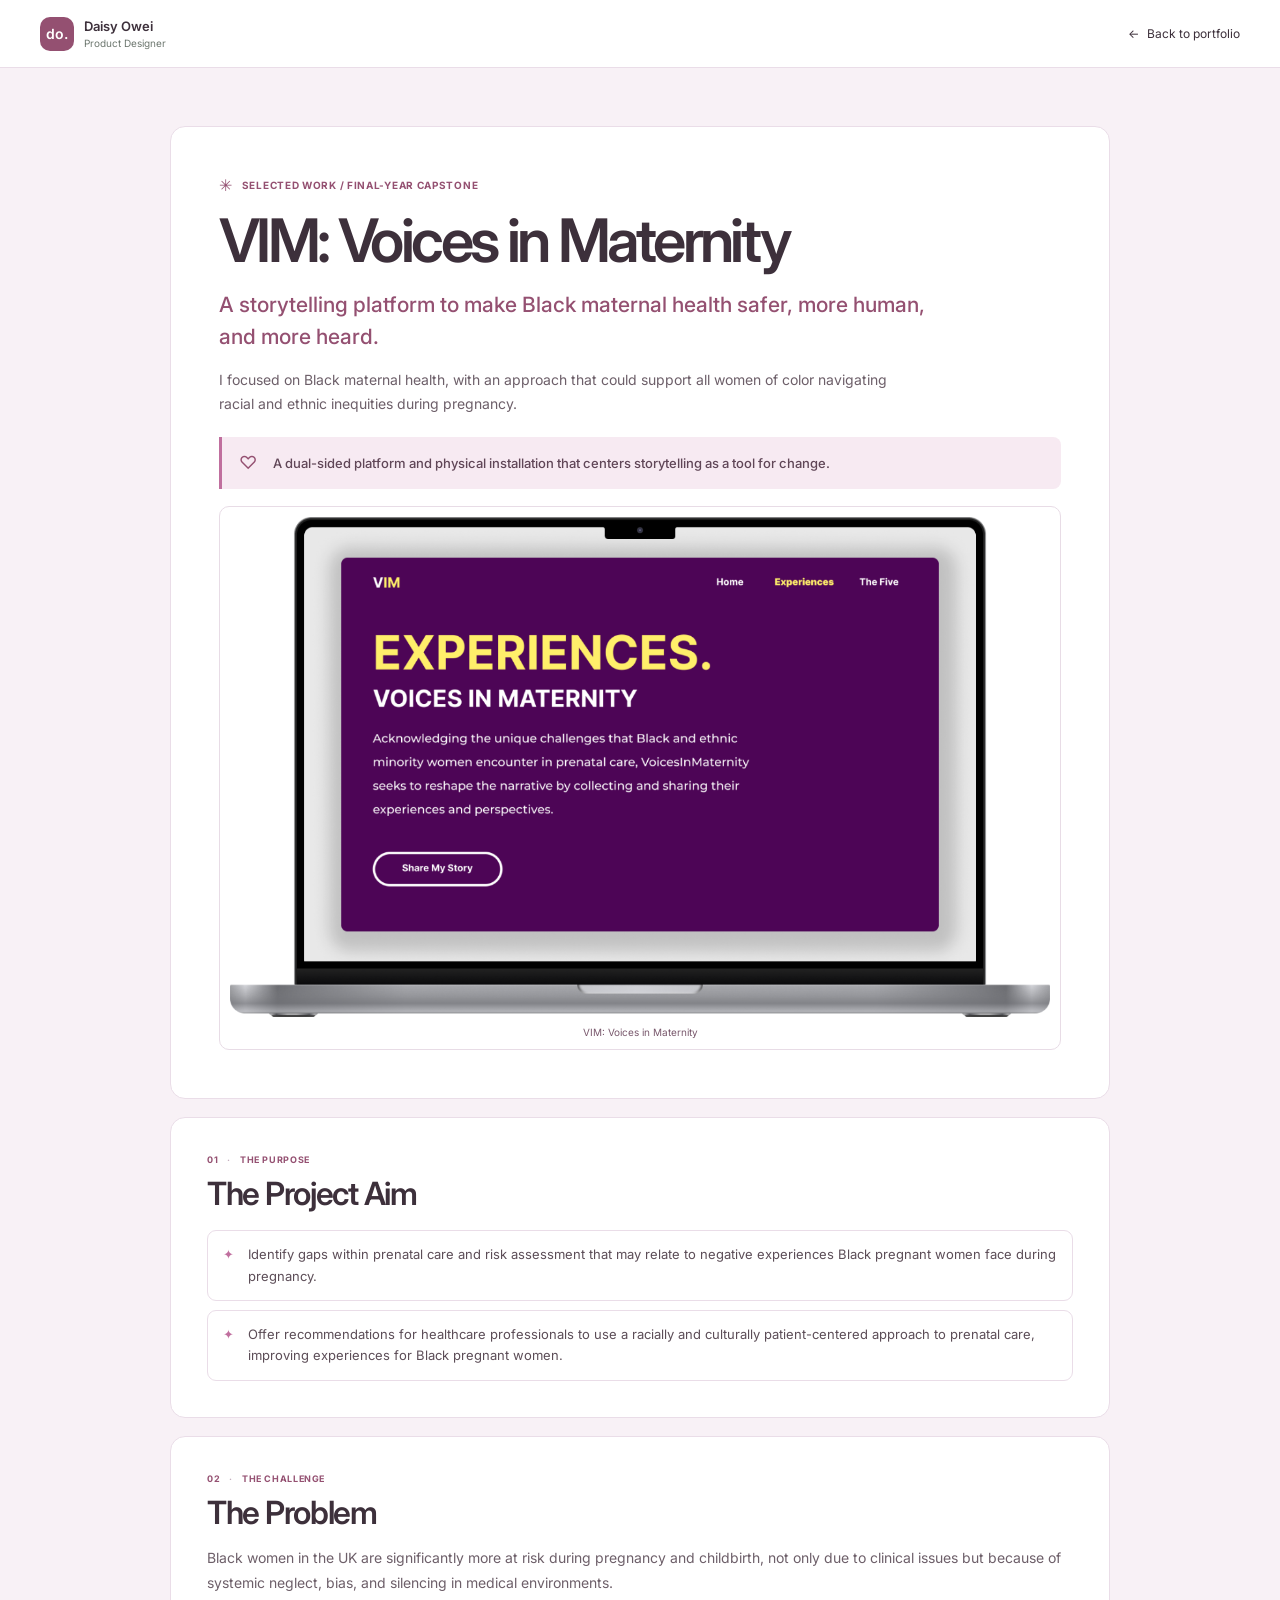
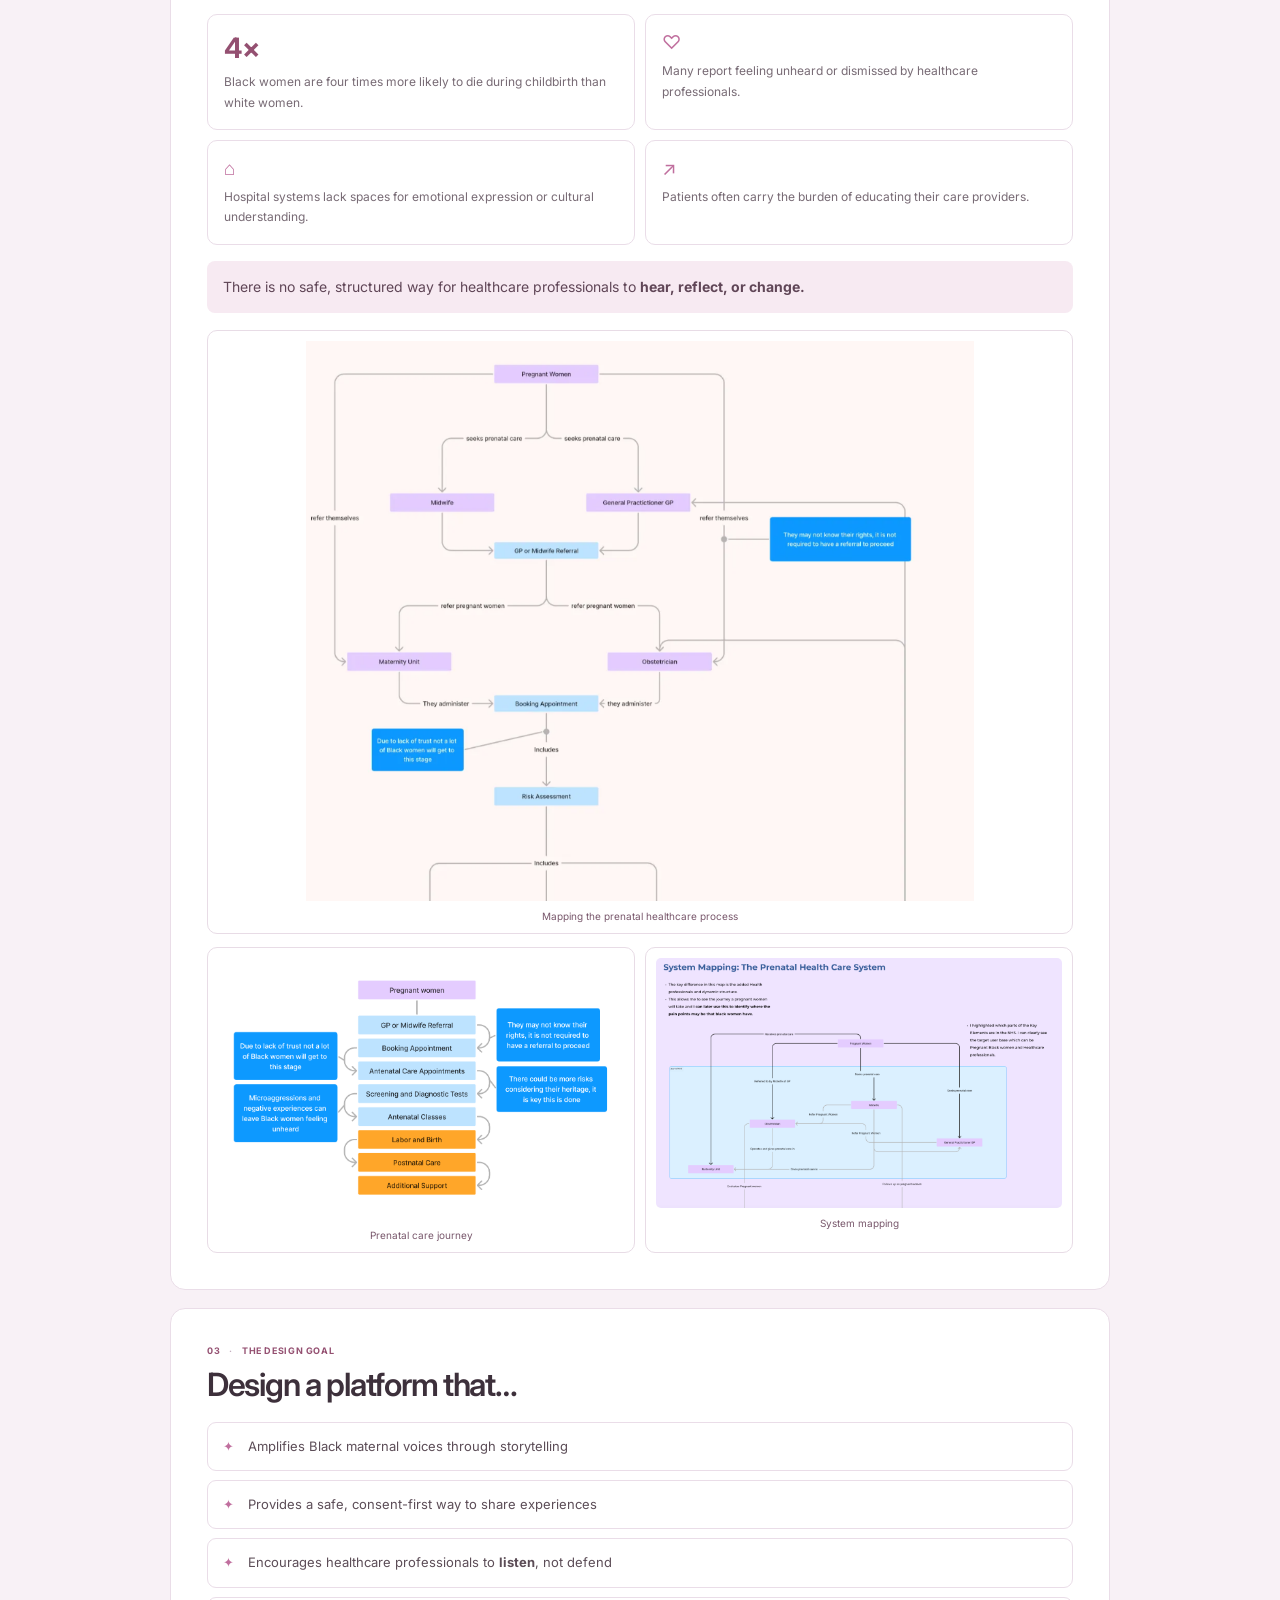
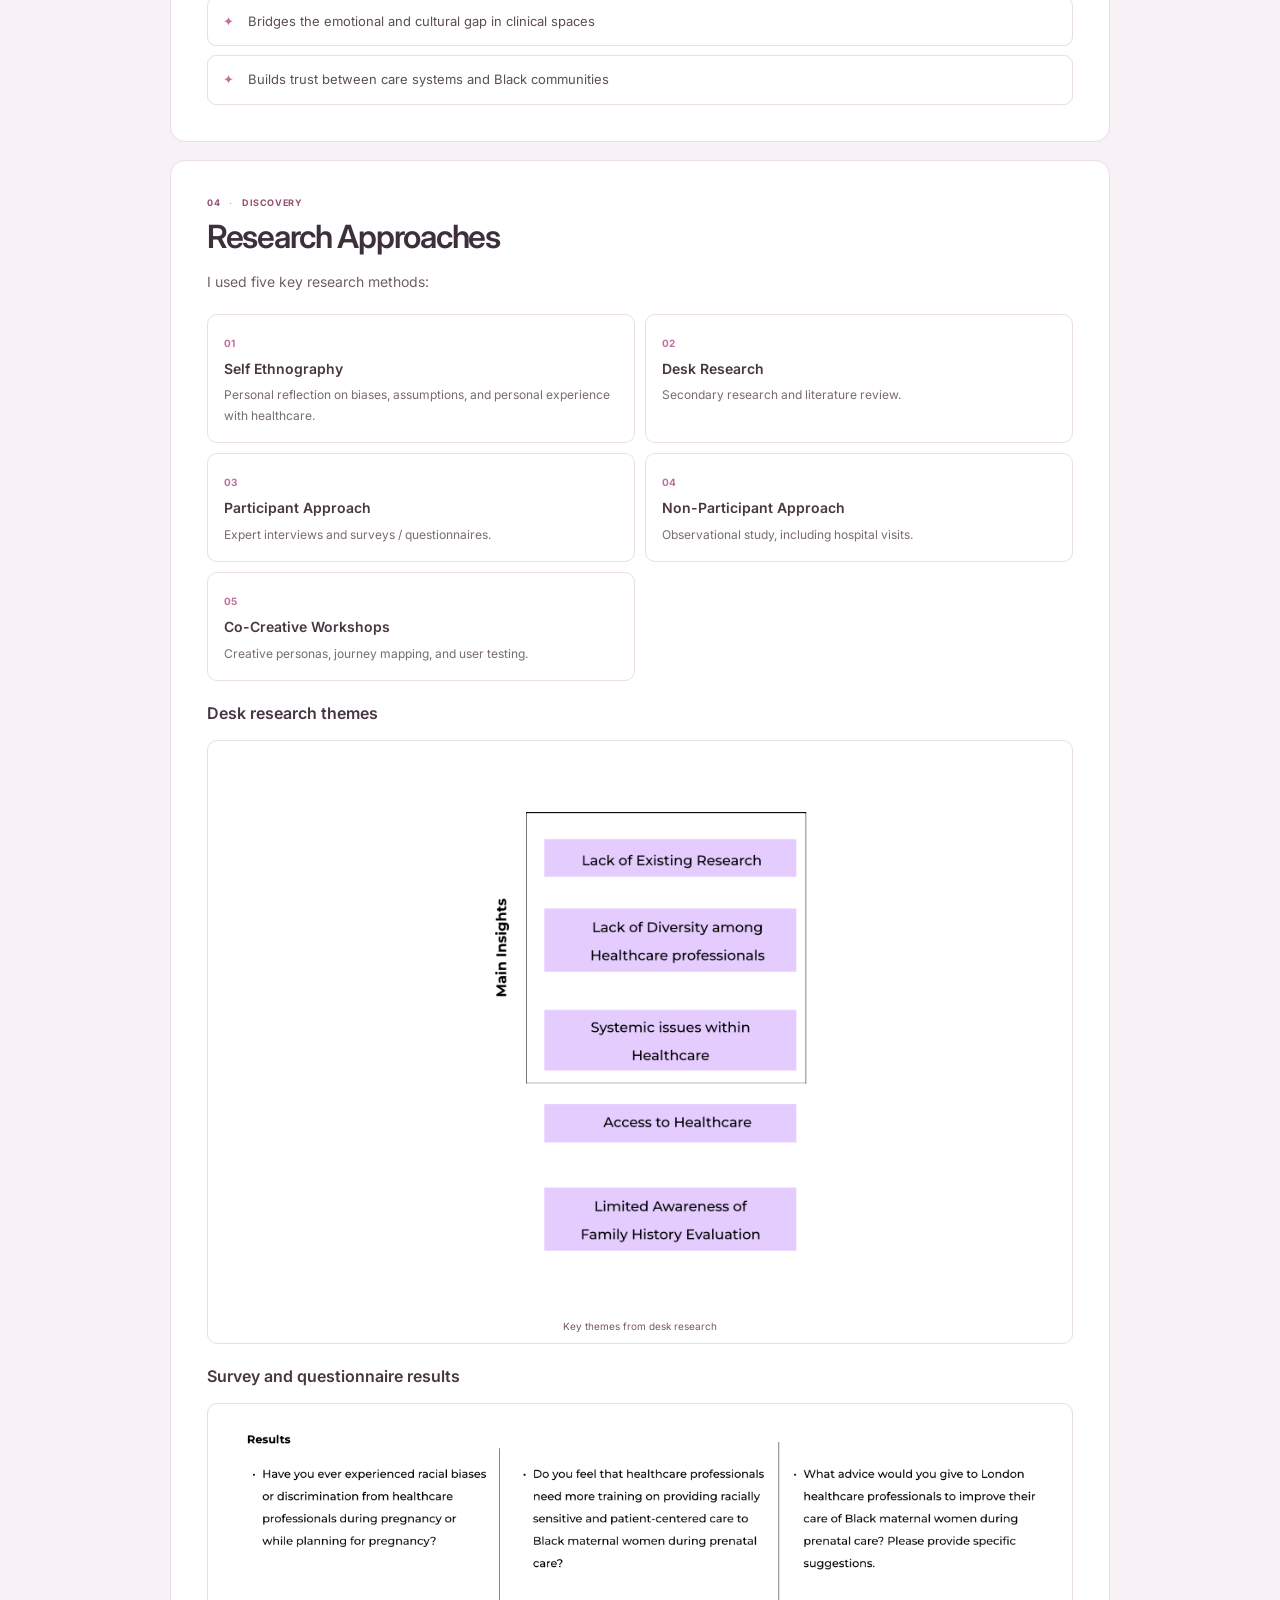
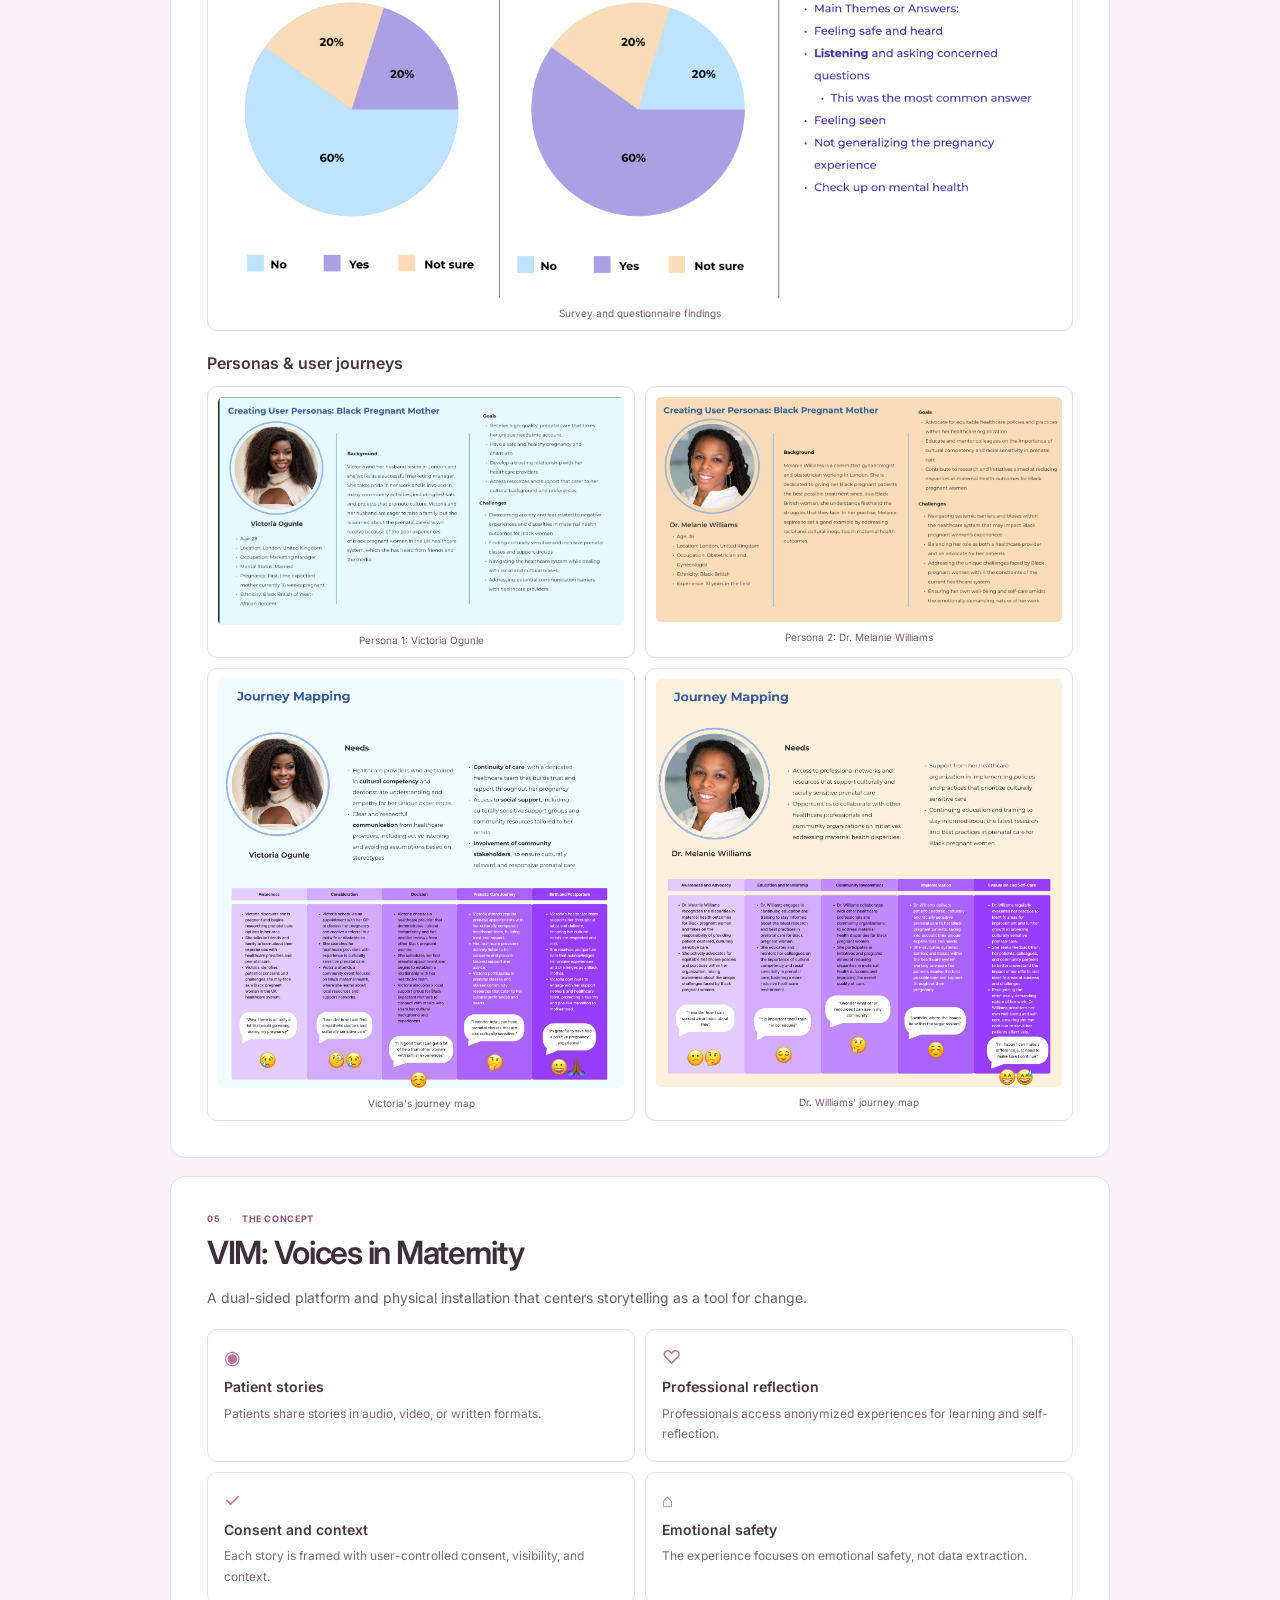
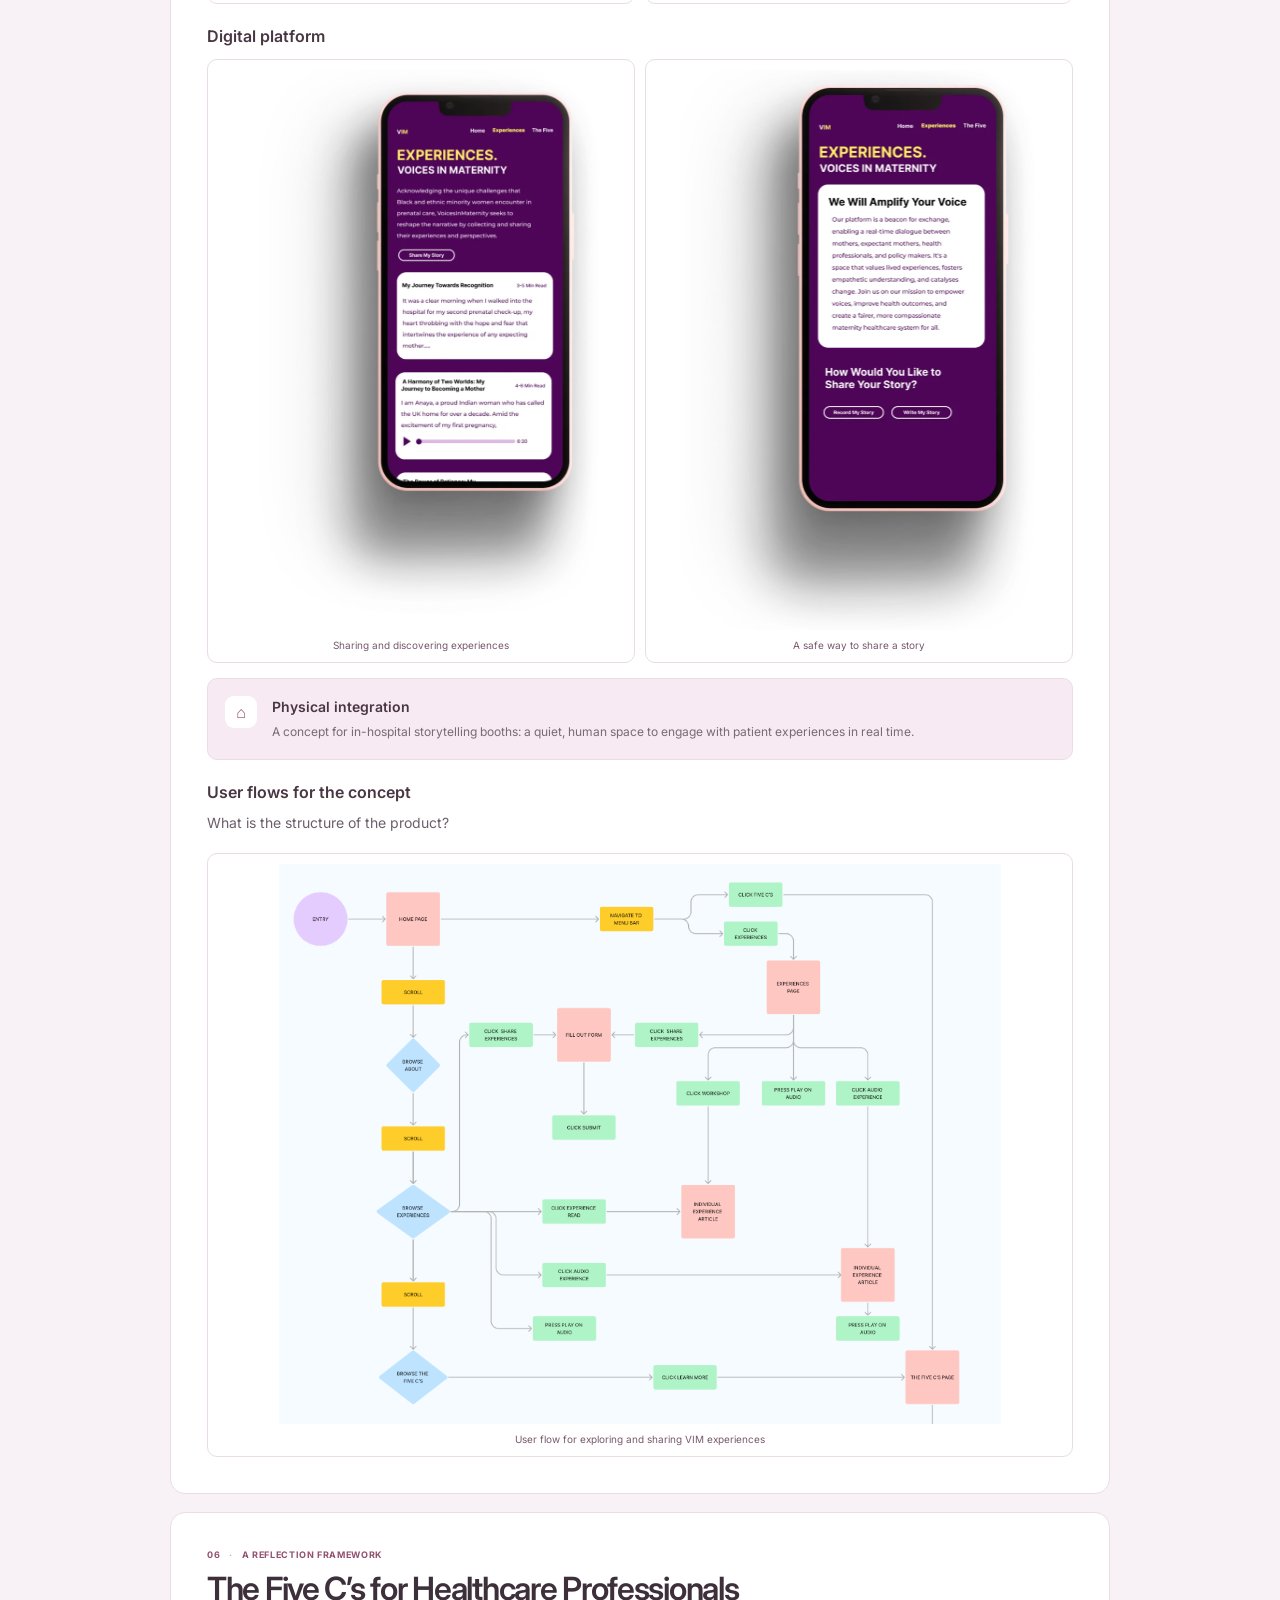
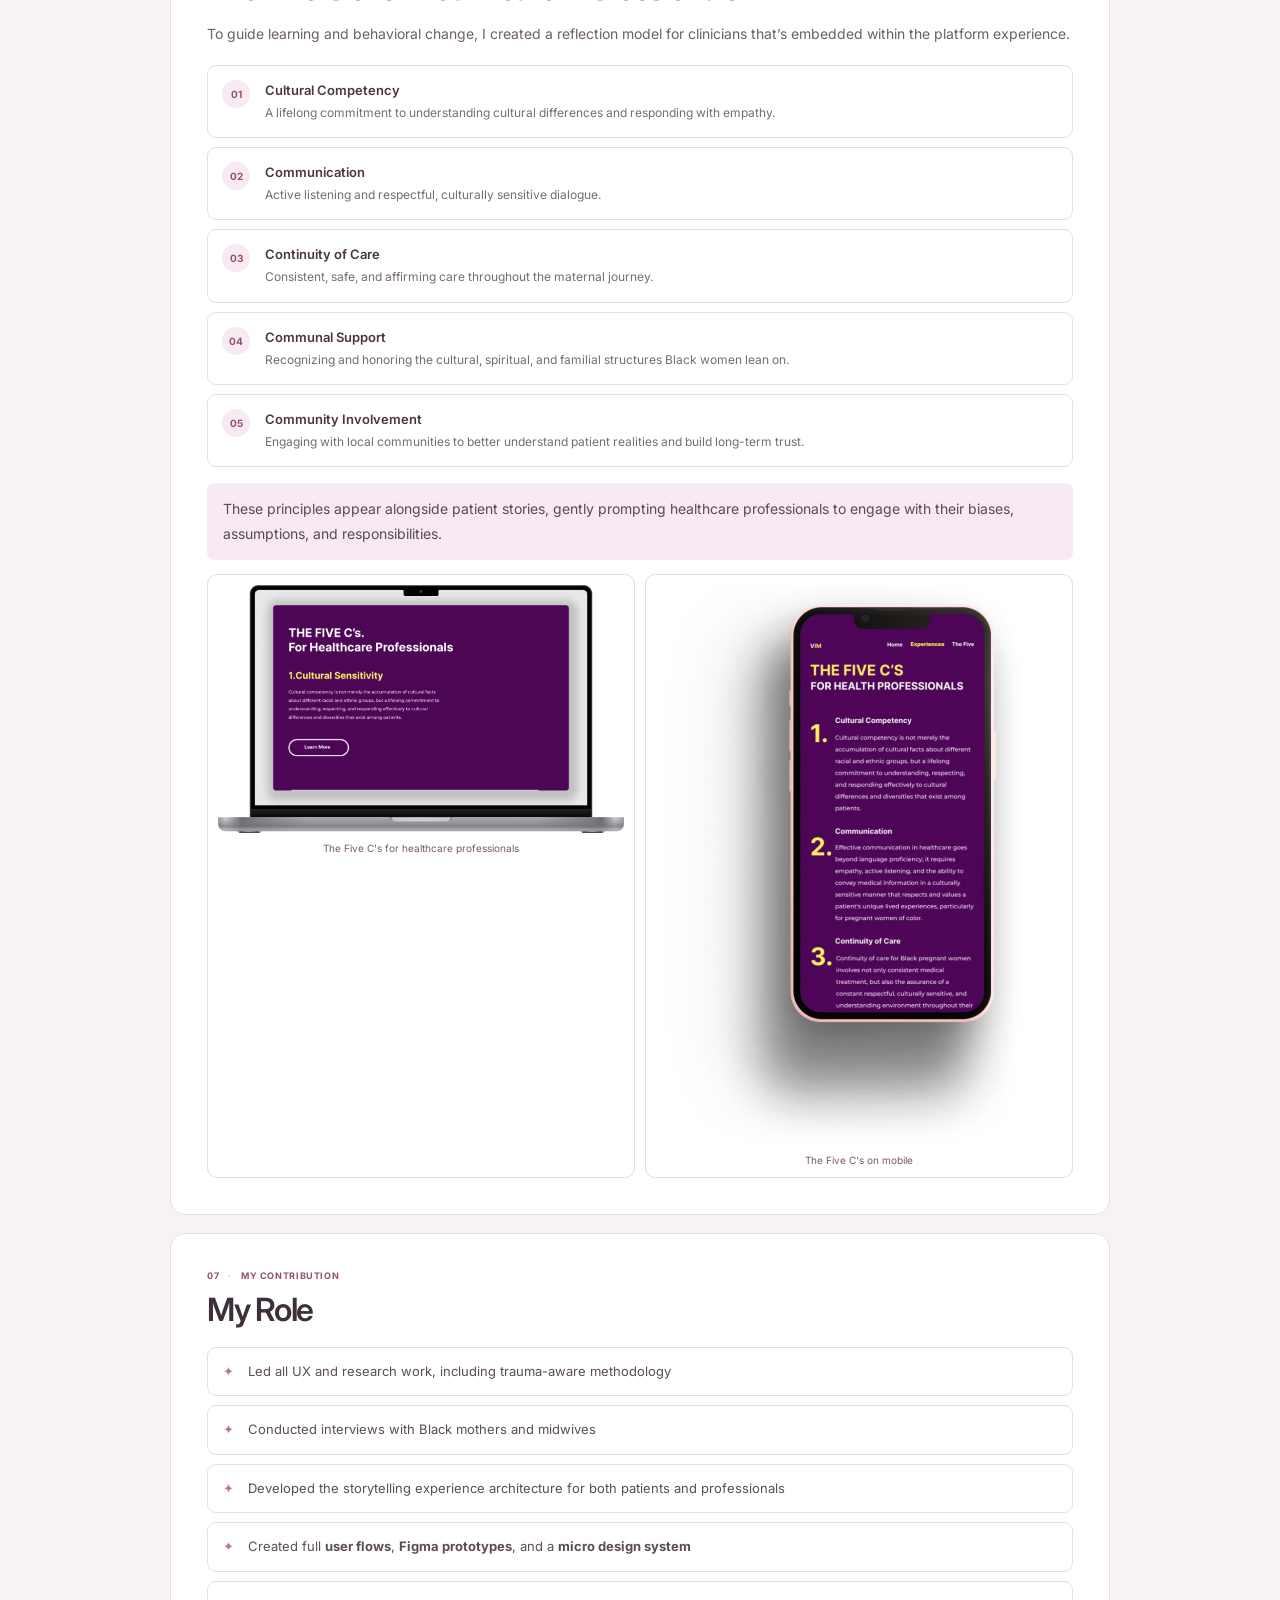
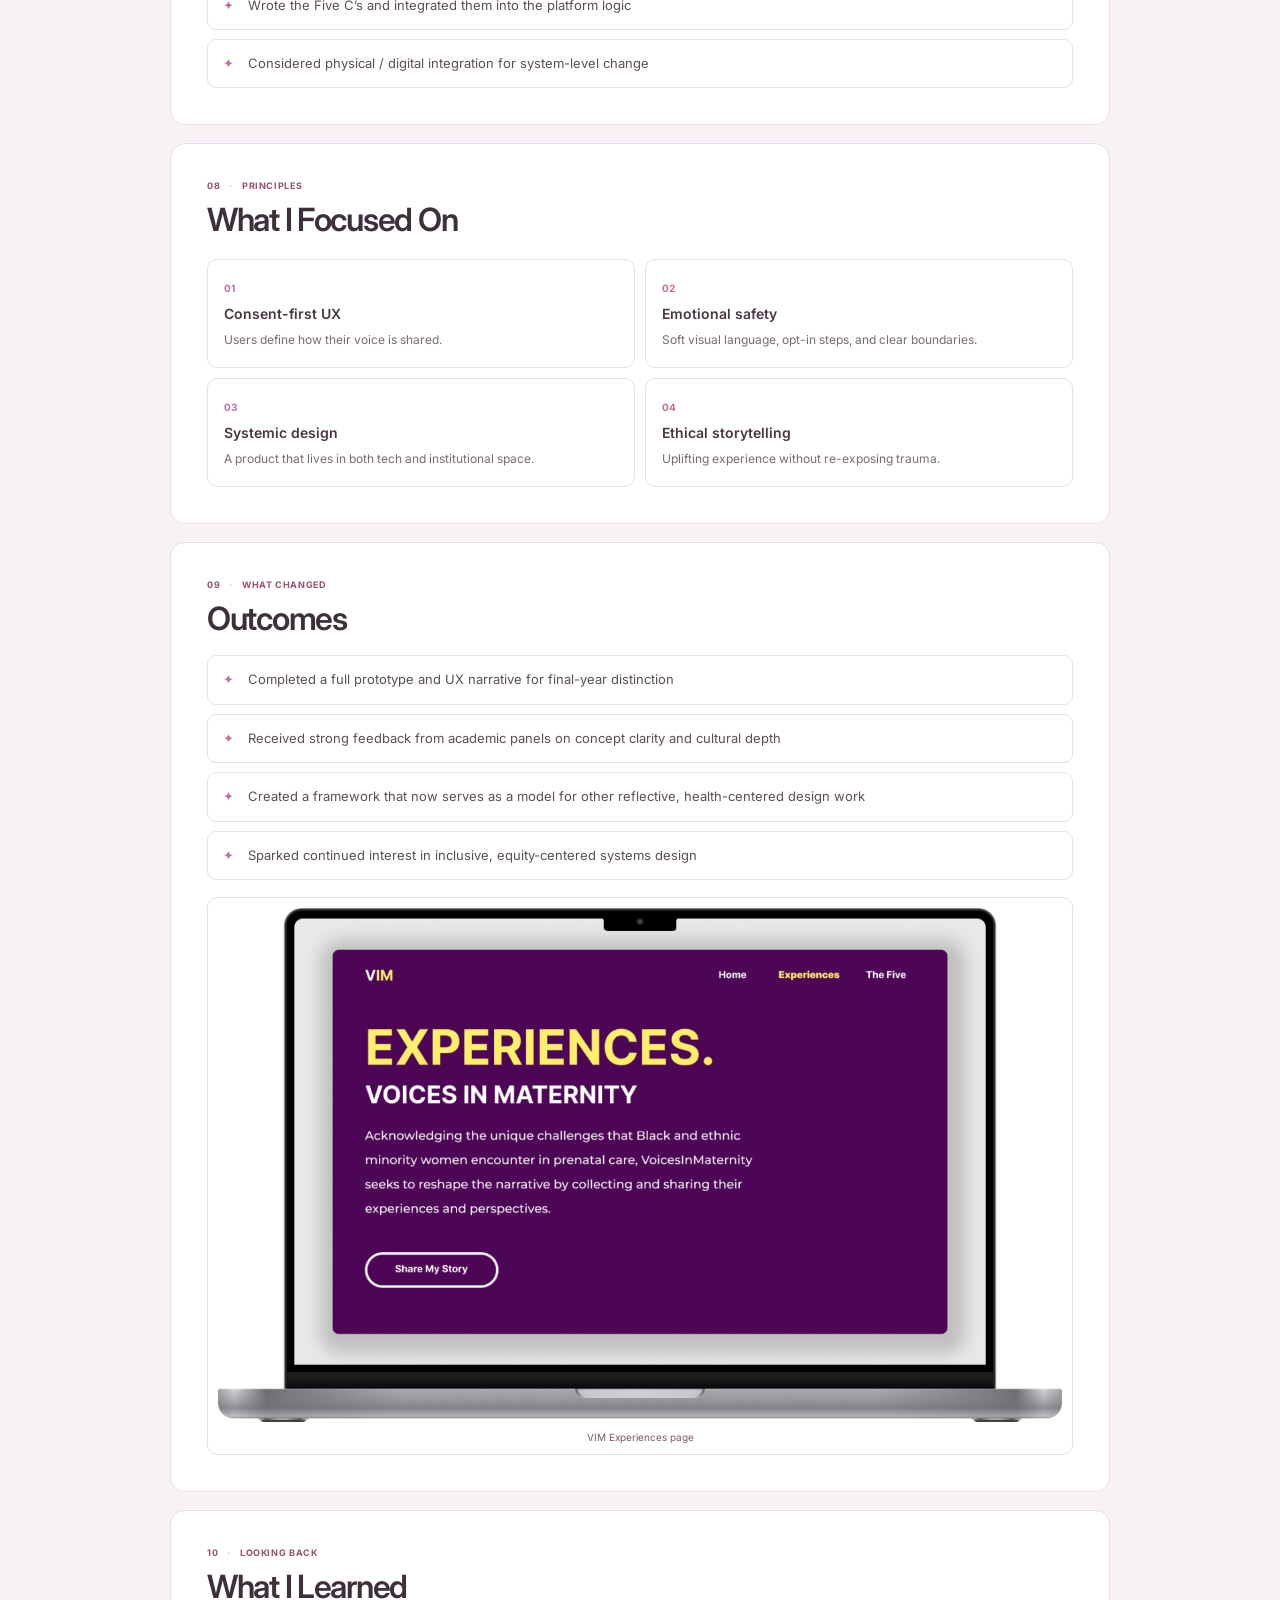
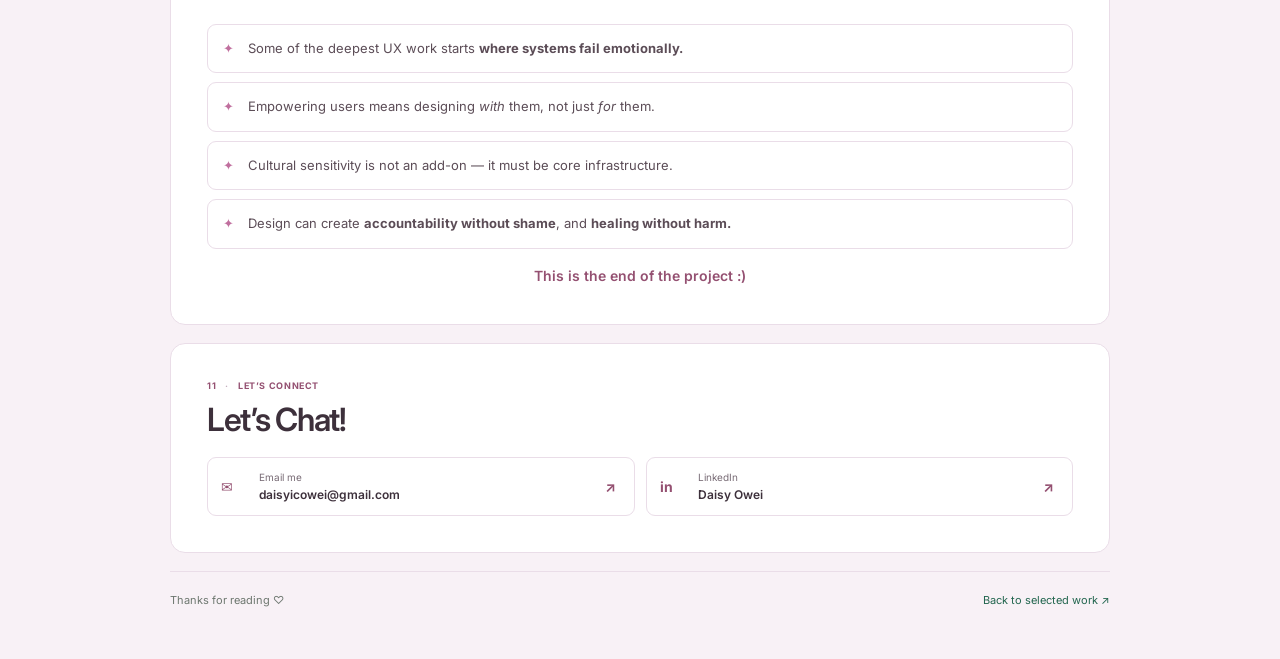
<file: vim.html>
<!doctype html>
<html lang="en">
  <head>
    <meta charset="UTF-8" />
    <meta name="viewport" content="width=device-width, initial-scale=1.0" />
    <meta
      name="description"
      content="VIM: Voices in Maternity, a storytelling platform concept for safer, more human Black maternal healthcare."
    />
    <meta name="theme-color" content="#f2f6f1" />
    <title>VIM: Voices in Maternity — Daisy Owei</title>
    <link rel="preconnect" href="https://fonts.googleapis.com" />
    <link rel="preconnect" href="https://fonts.gstatic.com" crossorigin />
    <link
      href="https://fonts.googleapis.com/css2?family=Inter:wght@400;500;600;700&display=swap"
      rel="stylesheet"
    />
    <link rel="stylesheet" href="./letplant.css?v=pastel-green-v2" />
    <link rel="stylesheet" href="./vim.css?v=vim-images-v3" />
    <script src="./vim.js?v=vim-case-study-v1" defer></script>
  </head>
  <body class="case-study-page vim-page">
    <header class="case-header">
      <a class="case-brand" href="./index.html#work" target="_top" aria-label="Daisy Owei portfolio home">
        <span class="case-brand-mark">do.</span>
        <span>Daisy Owei <small>Product Designer</small></span>
      </a>
      <a class="back-link" href="./index.html#work" target="_top"><span aria-hidden="true">←</span> Back to portfolio</a>
    </header>

    <div class="case-layout vim-layout">
      <main class="case-content vim-content">
        <section class="vim-hero" id="overview" aria-labelledby="vim-title">
          <p class="vim-kicker"><span aria-hidden="true">✳</span> Selected work / Final-year capstone</p>
          <h1 id="vim-title">VIM: Voices in Maternity</h1>
          <p class="vim-subtitle">A storytelling platform to make Black maternal health safer, more human, and more heard.</p>
          <p class="vim-lede">I focused on Black maternal health, with an approach that could support all women of color navigating racial and ethnic inequities during pregnancy.</p>
          <div class="vim-callout"><span aria-hidden="true">♡</span><p>A dual-sided platform and physical installation that centers storytelling as a tool for change.</p></div>
          <figure class="vim-image-placeholder vim-image-wide">
            <img src="./public/assets/vim-01.png" alt="VIM Experiences home page introducing the Voices in Maternity storytelling platform" loading="lazy" />
            <figcaption>VIM: Voices in Maternity</figcaption>
          </figure>
        </section>

        <section class="vim-section" id="aim" aria-labelledby="aim-title">
          <p class="vim-section-index">01 <span>·</span> The purpose</p>
          <h2 id="aim-title">The Project Aim</h2>
          <ul class="vim-check-list">
            <li>Identify gaps within prenatal care and risk assessment that may relate to negative experiences Black pregnant women face during pregnancy.</li>
            <li>Offer recommendations for healthcare professionals to use a racially and culturally patient-centered approach to prenatal care, improving experiences for Black pregnant women.</li>
          </ul>
        </section>

        <section class="vim-section" id="problem" aria-labelledby="problem-title">
          <p class="vim-section-index">02 <span>·</span> The challenge</p>
          <h2 id="problem-title">The Problem</h2>
          <p>Black women in the UK are significantly more at risk during pregnancy and childbirth, not only due to clinical issues but because of systemic neglect, bias, and silencing in medical environments.</p>
          <div class="vim-fact-grid">
            <article><strong>4×</strong><p>Black women are four times more likely to die during childbirth than white women.</p></article>
            <article><span aria-hidden="true">♡</span><p>Many report feeling unheard or dismissed by healthcare professionals.</p></article>
            <article><span aria-hidden="true">⌂</span><p>Hospital systems lack spaces for emotional expression or cultural understanding.</p></article>
            <article><span aria-hidden="true">↗</span><p>Patients often carry the burden of educating their care providers.</p></article>
          </div>
          <p class="vim-emphasis">There is no safe, structured way for healthcare professionals to <strong>hear, reflect, or change.</strong></p>
          <figure class="vim-image-placeholder vim-image-wide">
            <img src="./public/assets/vim-04.png" alt="Prenatal healthcare process map showing referrals, appointments, and patient pain points" loading="lazy" />
            <figcaption>Mapping the prenatal healthcare process</figcaption>
          </figure>
          <div class="vim-map-grid">
            <figure class="vim-image-placeholder">
              <img src="./public/assets/vim-02.png" alt="Flow diagram of the prenatal care journey from referral through birth and postnatal support" loading="lazy" />
              <figcaption>Prenatal care journey</figcaption>
            </figure>
            <figure class="vim-image-placeholder">
              <img src="./public/assets/vim-03.png" alt="System map of the prenatal healthcare system and its key relationships" loading="lazy" />
              <figcaption>System mapping</figcaption>
            </figure>
          </div>
        </section>

        <section class="vim-section" id="design-goal" aria-labelledby="goal-title">
          <p class="vim-section-index">03 <span>·</span> The design goal</p>
          <h2 id="goal-title">Design a platform that…</h2>
          <ul class="vim-check-list">
            <li>Amplifies Black maternal voices through storytelling</li>
            <li>Provides a safe, consent-first way to share experiences</li>
            <li>Encourages healthcare professionals to <strong>listen</strong>, not defend</li>
            <li>Bridges the emotional and cultural gap in clinical spaces</li>
            <li>Builds trust between care systems and Black communities</li>
          </ul>
        </section>

        <section class="vim-section" id="research" aria-labelledby="research-title">
          <p class="vim-section-index">04 <span>·</span> Discovery</p>
          <h2 id="research-title">Research Approaches</h2>
          <p>I used five key research methods:</p>
          <div class="vim-research-grid">
            <article><span>01</span><h3>Self Ethnography</h3><p>Personal reflection on biases, assumptions, and personal experience with healthcare.</p></article>
            <article><span>02</span><h3>Desk Research</h3><p>Secondary research and literature review.</p></article>
            <article><span>03</span><h3>Participant Approach</h3><p>Expert interviews and surveys / questionnaires.</p></article>
            <article><span>04</span><h3>Non-Participant Approach</h3><p>Observational study, including hospital visits.</p></article>
            <article><span>05</span><h3>Co-Creative Workshops</h3><p>Creative personas, journey mapping, and user testing.</p></article>
          </div>
          <h3 class="vim-subheading">Desk research themes</h3>
          <figure class="vim-image-placeholder vim-image-wide">
            <img src="./public/assets/vim-05.png" alt="Key insights from research into Black maternal healthcare" loading="lazy" />
            <figcaption>Key themes from desk research</figcaption>
          </figure>
          <h3 class="vim-subheading">Survey and questionnaire results</h3>
          <figure class="vim-image-placeholder vim-image-wide">
            <img src="./public/assets/vim-06.png" alt="Survey results about experiences and recommendations for Black maternal healthcare" loading="lazy" />
            <figcaption>Survey and questionnaire findings</figcaption>
          </figure>
          <h3 class="vim-subheading">Personas &amp; user journeys</h3>
          <div class="vim-map-grid vim-journey-grid">
            <figure class="vim-image-placeholder">
              <img src="./public/assets/vim-persona-7-1.png" alt="Persona for Victoria Ogunle, a Black pregnant mother" loading="lazy" />
              <figcaption>Persona 1: Victoria Ogunle</figcaption>
            </figure>
            <figure class="vim-image-placeholder">
              <img src="./public/assets/vim-persona-7-2.png" alt="Persona for Dr. Melanie Williams, an obstetrician and gynaecologist" loading="lazy" />
              <figcaption>Persona 2: Dr. Melanie Williams</figcaption>
            </figure>
            <figure class="vim-image-placeholder">
              <img src="./public/assets/vim-persona-7-3.png" alt="Journey map of Victoria Ogunle's pregnancy and prenatal care experience" loading="lazy" />
              <figcaption>Victoria's journey map</figcaption>
            </figure>
            <figure class="vim-image-placeholder">
              <img src="./public/assets/vim-persona-7-4.png" alt="Journey map of Dr. Melanie Williams' work supporting Black pregnant women" loading="lazy" />
              <figcaption>Dr. Williams' journey map</figcaption>
            </figure>
          </div>
        </section>

        <section class="vim-section" id="concept" aria-labelledby="concept-title">
          <p class="vim-section-index">05 <span>·</span> The concept</p>
          <h2 id="concept-title">VIM: Voices in Maternity</h2>
          <p>A dual-sided platform and physical installation that centers storytelling as a tool for change.</p>
          <div class="vim-concept-grid">
            <article><span aria-hidden="true">◉</span><h3>Patient stories</h3><p>Patients share stories in audio, video, or written formats.</p></article>
            <article><span aria-hidden="true">♡</span><h3>Professional reflection</h3><p>Professionals access anonymized experiences for learning and self-reflection.</p></article>
            <article><span aria-hidden="true">✓</span><h3>Consent and context</h3><p>Each story is framed with user-controlled consent, visibility, and context.</p></article>
            <article><span aria-hidden="true">⌂</span><h3>Emotional safety</h3><p>The experience focuses on emotional safety, not data extraction.</p></article>
          </div>
          <h3 class="vim-subheading">Digital platform</h3>
          <div class="vim-map-grid">
            <figure class="vim-image-placeholder">
              <img src="./public/assets/vim-08.png" alt="VIM mobile experiences page with patient stories" loading="lazy" />
              <figcaption>Sharing and discovering experiences</figcaption>
            </figure>
            <figure class="vim-image-placeholder">
              <img src="./public/assets/vim-08-2.png" alt="VIM mobile page inviting patients to share their story" loading="lazy" />
              <figcaption>A safe way to share a story</figcaption>
            </figure>
          </div>
          <div class="vim-installation">
            <span aria-hidden="true">⌂</span>
            <div><h3>Physical integration</h3><p>A concept for in-hospital storytelling booths: a quiet, human space to engage with patient experiences in real time.</p></div>
          </div>
          <h3 class="vim-subheading">User flows for the concept</h3>
          <p>What is the structure of the product?</p>
          <figure class="vim-image-placeholder vim-image-wide">
            <img src="./public/assets/vim-09.png" alt="VIM user flow connecting browsing, sharing experiences, and the Five C's page" loading="lazy" />
            <figcaption>User flow for exploring and sharing VIM experiences</figcaption>
          </figure>
        </section>

        <section class="vim-section" id="five-cs" aria-labelledby="five-cs-title">
          <p class="vim-section-index">06 <span>·</span> A reflection framework</p>
          <h2 id="five-cs-title">The Five C’s for Healthcare Professionals</h2>
          <p>To guide learning and behavioral change, I created a reflection model for clinicians that’s embedded within the platform experience.</p>
          <div class="vim-five-cs">
            <article><span>01</span><div><h3>Cultural Competency</h3><p>A lifelong commitment to understanding cultural differences and responding with empathy.</p></div></article>
            <article><span>02</span><div><h3>Communication</h3><p>Active listening and respectful, culturally sensitive dialogue.</p></div></article>
            <article><span>03</span><div><h3>Continuity of Care</h3><p>Consistent, safe, and affirming care throughout the maternal journey.</p></div></article>
            <article><span>04</span><div><h3>Communal Support</h3><p>Recognizing and honoring the cultural, spiritual, and familial structures Black women lean on.</p></div></article>
            <article><span>05</span><div><h3>Community Involvement</h3><p>Engaging with local communities to better understand patient realities and build long-term trust.</p></div></article>
          </div>
          <p class="vim-emphasis">These principles appear alongside patient stories, gently prompting healthcare professionals to engage with their biases, assumptions, and responsibilities.</p>
          <div class="vim-map-grid">
            <figure class="vim-image-placeholder">
              <img src="./public/assets/vim-10-1.png" alt="Desktop VIM page explaining the Five C's for healthcare professionals" loading="lazy" />
              <figcaption>The Five C's for healthcare professionals</figcaption>
            </figure>
            <figure class="vim-image-placeholder">
              <img src="./public/assets/vim-10-2.png" alt="Mobile VIM experience explaining the Five C's" loading="lazy" />
              <figcaption>The Five C's on mobile</figcaption>
            </figure>
          </div>
        </section>

        <section class="vim-section" id="role" aria-labelledby="role-title">
          <p class="vim-section-index">07 <span>·</span> My contribution</p>
          <h2 id="role-title">My Role</h2>
          <ul class="vim-check-list">
            <li>Led all UX and research work, including trauma-aware methodology</li>
            <li>Conducted interviews with Black mothers and midwives</li>
            <li>Developed the storytelling experience architecture for both patients and professionals</li>
            <li>Created full <strong>user flows</strong>, <strong>Figma prototypes</strong>, and a <strong>micro design system</strong></li>
            <li>Wrote the Five C’s and integrated them into the platform logic</li>
            <li>Considered physical / digital integration for system-level change</li>
          </ul>
        </section>

        <section class="vim-section" id="focus" aria-labelledby="focus-title">
          <p class="vim-section-index">08 <span>·</span> Principles</p>
          <h2 id="focus-title">What I Focused On</h2>
          <div class="vim-focus-grid">
            <article><span>01</span><h3>Consent-first UX</h3><p>Users define how their voice is shared.</p></article>
            <article><span>02</span><h3>Emotional safety</h3><p>Soft visual language, opt-in steps, and clear boundaries.</p></article>
            <article><span>03</span><h3>Systemic design</h3><p>A product that lives in both tech and institutional space.</p></article>
            <article><span>04</span><h3>Ethical storytelling</h3><p>Uplifting experience without re-exposing trauma.</p></article>
          </div>
        </section>

        <section class="vim-section" id="outcomes" aria-labelledby="outcomes-title">
          <p class="vim-section-index">09 <span>·</span> What changed</p>
          <h2 id="outcomes-title">Outcomes</h2>
          <ul class="vim-check-list">
            <li>Completed a full prototype and UX narrative for final-year distinction</li>
            <li>Received strong feedback from academic panels on concept clarity and cultural depth</li>
            <li>Created a framework that now serves as a model for other reflective, health-centered design work</li>
            <li>Sparked continued interest in inclusive, equity-centered systems design</li>
          </ul>
          <figure class="vim-image-placeholder vim-image-wide">
            <img src="./public/assets/vim-11.png" alt="Desktop VIM Experiences page introducing the Voices in Maternity platform" loading="lazy" />
            <figcaption>VIM Experiences page</figcaption>
          </figure>
        </section>

        <section class="vim-section" id="reflection" aria-labelledby="reflection-title">
          <p class="vim-section-index">10 <span>·</span> Looking back</p>
          <h2 id="reflection-title">What I Learned</h2>
          <ul class="vim-check-list">
            <li>Some of the deepest UX work starts <strong>where systems fail emotionally.</strong></li>
            <li>Empowering users means designing <em>with</em> them, not just <em>for</em> them.</li>
            <li>Cultural sensitivity is not an add-on — it must be core infrastructure.</li>
            <li>Design can create <strong>accountability without shame</strong>, and <strong>healing without harm.</strong></li>
          </ul>
          <p class="vim-end-note">This is the end of the project :)</p>
        </section>

        <section class="vim-contact" id="say-hi" aria-labelledby="say-hi-title">
          <p class="vim-section-index">11 <span>·</span> Let’s connect</p>
          <h2 id="say-hi-title">Let’s Chat!</h2>
          <div class="vim-contact-links">
            <a href="mailto:daisyicowei@gmail.com"><span aria-hidden="true">✉</span><span><small>Email me</small><strong>daisyicowei@gmail.com</strong></span><span aria-hidden="true">↗</span></a>
            <a href="https://www.linkedin.com/in/daisy-owei-1319361a2/?originalSubdomain=uk" target="_blank" rel="noreferrer"><span aria-hidden="true">in</span><span><small>LinkedIn</small><strong>Daisy Owei</strong></span><span aria-hidden="true">↗</span></a>
          </div>
        </section>
      </main>
      <footer class="case-footer vim-footer">
        <span>Thanks for reading ♡</span>
        <a href="./index.html#work" target="_top">Back to selected work <span aria-hidden="true">↗</span></a>
      </footer>
    </div>
  </body>
</html>
</file>
<file: styles.css>
:root {
  font-family: "Inter", sans-serif;
  color: #29383c;
  background: #f7f5ee;
  font-synthesis: none;
  text-rendering: optimizeLegibility;
  --accent: #5d7f8e;
  --accent-soft: #e3edf1;
  --purple: var(--accent);
  --purple-soft: var(--accent-soft);
  --ink: #29383c;
  --muted: #718084;
  --line: #e5e0d5;
  --surface: #fffef9;
  --canvas: #f7f5ee;
  --left-sidebar-width: 204px;
  --right-sidebar-width: 264px;
}

.mobile-website-mode .canvas-world.canvas-scroll-world {
  padding-bottom: max(38px, calc(100vh - 320px));
}

* {
  box-sizing: border-box;
}

html {
  min-width: 320px;
  scroll-behavior: smooth;
}

body {
  min-width: 320px;
  min-height: 100vh;
  margin: 0;
  overflow: hidden;
}

button,
a {
  font: inherit;
}

button {
  color: inherit;
}

a {
  color: inherit;
  text-decoration: none;
}

button:focus-visible,
a:focus-visible {
  outline: 3px solid var(--accent);
  outline-offset: 3px;
}

.app-shell {
  display: grid;
  grid-template-columns: 204px minmax(460px, 1fr) 264px;
  grid-template-rows: minmax(0, 1fr);
  width: 100%;
  height: 100vh;
  min-height: 620px;
  overflow: hidden;
  background: var(--canvas);
}

.left-sidebar,
.right-sidebar {
  z-index: 4;
  min-height: 0;
  background: var(--surface);
}

.left-sidebar {
  display: flex;
  flex-direction: column;
  gap: 22px;
  min-width: 0;
  padding: 22px 18px 22px;
  overflow-y: auto;
  border-right: 1px solid var(--line);
}

.identity {
  display: grid;
  justify-items: start;
  gap: 3px;
}

.left-sidebar a:focus-visible,
.mobile-menu:focus-visible,
.mobile-menu-panel a:focus-visible {
  outline-color: #5d7f8e;
}

.identity-name {
  font-size: 18px;
  font-weight: 700;
}

.identity-role,
.case-nav small,
.sidebar-bottom p,
.sidebar-bottom small {
  color: var(--muted);
}

.identity-role {
  font-size: 12px;
}

.primary-nav,
.case-nav {
  display: flex;
  flex-direction: column;
  gap: 8px;
}

.side-label {
  margin: 0 0 5px;
  color: var(--muted);
  font-size: 10px;
  font-weight: 600;
  letter-spacing: 0.035em;
  line-height: 1.35;
  text-transform: uppercase;
}

.nav-link {
  display: flex;
  min-height: 42px;
  align-items: center;
  gap: 10px;
  padding: 0 11px;
  border-radius: 6px;
  font-size: 13px;
  transition: background 160ms ease, color 160ms ease;
}

.nav-link > img:first-child {
  width: 18px;
  height: 18px;
  object-fit: contain;
  filter: grayscale(1) brightness(0.35);
}

.nav-link:hover,
.nav-link.is-active {
  background: var(--purple-soft);
  color: var(--ink);
}

.nav-link .active-dot {
  width: 5px;
  height: 5px;
  margin-left: auto;
  object-fit: contain;
  filter: grayscale(1) brightness(0.35);
}

.nav-link:not(.is-active) .active-dot {
  display: none;
}

.case-nav {
  gap: 8px;
}

.right-project-nav {
  display: grid;
  gap: 9px;
}

.right-project-nav > .side-label {
  margin-bottom: 1px;
}

.project-nav-card {
  overflow: hidden;
  border: 1px solid var(--line);
  border-radius: 9px;
  background: var(--surface);
}

.bonus-nav-card {
  background: #e9eff0;
}

.impact-nav-card {
  background: #f6f4ec;
}

.project-nav-heading {
  margin: 0;
  padding: 11px 12px 8px;
  font-size: 13px;
  font-weight: 600;
}

.project-nav-links {
  display: grid;
  gap: 2px;
  padding: 0 7px 7px;
}

.project-nav-link {
  display: flex;
  min-height: 34px;
  align-items: center;
  justify-content: space-between;
  gap: 8px;
  padding: 6px 7px;
  border-radius: 5px;
  color: var(--ink);
  font-size: 11px;
  line-height: 1.3;
}

.project-nav-link:hover,
.project-nav-accordion[open] > .project-nav-link {
  background: rgba(255, 255, 255, 0.62);
}

.project-nav-accordion > summary {
  cursor: pointer;
  list-style: none;
}

.project-nav-accordion > summary::-webkit-details-marker {
  display: none;
}

.project-nav-accordion > summary::after {
  width: 6px;
  height: 6px;
  margin-right: 4px;
  border-right: 1.5px solid currentColor;
  border-bottom: 1.5px solid currentColor;
  content: "";
  transform: rotate(-45deg);
  transition: transform 160ms ease;
}

.project-nav-accordion[open] > summary::after {
  transform: rotate(45deg);
}

.project-nav-children {
  display: grid;
  gap: 1px;
  padding: 0 0 4px 12px;
}

.project-nav-children > a {
  padding: 6px 7px;
  border-left: 1px solid var(--line);
  color: var(--muted);
  font-size: 10px;
  line-height: 1.35;
}

.project-nav-children > a:hover {
  color: var(--ink);
}

.case-nav-group {
  display: grid;
  gap: 5px;
}

.case-nav-group > summary {
  display: flex;
  min-height: 40px;
  align-items: center;
  gap: 8px;
  padding: 0 9px;
  border-radius: 6px;
  color: var(--ink);
  cursor: pointer;
  font-size: 12px;
  font-weight: 500;
  list-style: none;
  transition: background 160ms ease, color 160ms ease;
}

.case-nav-group > summary::-webkit-details-marker {
  display: none;
}

.case-nav-group > summary::before {
  width: 15px;
  color: var(--muted);
  content: "›";
  font-size: 18px;
  line-height: 1;
  text-align: center;
  transition: transform 160ms ease;
}

.case-nav-group[open] > summary::before {
  transform: rotate(90deg);
}

.case-nav-group > summary:hover,
.case-nav-group[open] > summary {
  background: var(--purple-soft);
  color: var(--ink);
}

.group-count {
  margin-left: auto;
  color: var(--muted);
  font-size: 10px;
  font-weight: 400;
}

.case-nav > a,
.case-nav-group > a {
  display: grid;
  min-height: 44px;
  grid-template-columns: 20px minmax(0, 1fr);
  align-items: center;
  gap: 8px;
  font-size: 12px;
  line-height: 1.35;
}

.case-nav-group > a {
  margin-left: 13px;
  padding-left: 9px;
  border-left: 1px solid var(--line);
}

.case-nav-group > a:last-child {
  margin-bottom: 5px;
}

.case-nav > a:hover strong,
.case-nav-group > a:hover strong {
  color: var(--ink);
}

.case-nav > a.is-active strong,
.case-nav-group > a.is-active strong {
  color: var(--ink);
}

.case-number {
  color: var(--muted);
  font-size: 10px;
}

.case-nav strong,
.case-nav small,
.case-nav-group strong,
.case-nav-group small {
  display: block;
  font-weight: 400;
}

.case-nav small,
.case-nav-group small {
  margin-top: 3px;
  font-size: 10px;
}

.sidebar-bottom {
  display: grid;
  gap: 12px;
  margin-top: auto;
}

.canvas-overview-button {
  display: flex;
  min-height: 42px;
  align-items: center;
  justify-content: center;
  gap: 8px;
  border: 1px solid var(--line);
  border-radius: 6px;
  background: var(--surface);
  cursor: pointer;
  font-size: 12px;
}

.canvas-overview-button:hover {
  border-color: #b5cbd4;
  color: var(--ink);
}

.canvas-overview-button img {
  width: 16px;
  height: 16px;
  filter: grayscale(1) brightness(0.35);
}

.sidebar-bottom p,
.sidebar-bottom small {
  margin: 0;
  font-size: 10px;
  line-height: 1.6;
}

.workspace {
  position: relative;
  display: flex;
  min-width: 0;
  flex-direction: column;
}

.topbar {
  z-index: 2;
  display: flex;
  height: 64px;
  min-height: 64px;
  align-items: center;
  justify-content: space-between;
  gap: 20px;
  padding: 0 28px;
  border-bottom: 1px solid var(--line);
  background: rgba(255, 254, 249, 0.94);
}

.right-sidebar-collapsed .app-shell {
  grid-template-columns: var(--left-sidebar-width) minmax(0, 1fr) 0;
}

.right-sidebar-collapsed .right-sidebar {
  display: none;
}

.right-sidebar-toggle {
  min-height: 32px;
  flex: 0 0 auto;
  padding: 0 10px;
  border: 1px solid var(--line);
  border-radius: 6px;
  background: var(--surface);
  color: var(--muted);
  cursor: pointer;
  font-size: 10px;
  white-space: nowrap;
}

.right-sidebar-toggle:hover {
  border-color: #b5cbd4;
  color: var(--purple);
}

.breadcrumbs {
  display: flex;
  min-width: 0;
  align-items: center;
  gap: 9px;
  color: var(--muted);
  font-size: 11px;
  white-space: nowrap;
}

.breadcrumbs a:hover {
  color: var(--purple);
}

.crumb-current {
  color: var(--ink);
  font-weight: 500;
}

.start-tag {
  padding: 4px 7px;
  border: 0;
  border-radius: 4px;
  background: var(--purple-soft);
  color: var(--purple);
  cursor: pointer;
  font-size: 9px;
  text-transform: uppercase;
}

.start-tag:hover {
  background: #d7e5ea;
}

.mobile-menu {
  display: none;
}

.mobile-brand,
.mobile-view-switch,
.mobile-menu-panel {
  display: none;
}

.canvas-viewport {
  position: relative;
  flex: 1;
  min-height: 0;
  overflow: hidden;
  background-color: var(--canvas);
  background-image: radial-gradient(circle, rgba(91, 132, 148, 0.18) 0.7px, transparent 0.8px);
  background-position: center;
  background-size: 18px 18px;
  cursor: grab;
  touch-action: none;
}

.canvas-viewport.is-dragging {
  cursor: grabbing;
}

.canvas-world {
  position: absolute;
  top: 26px;
  left: 50%;
  width: 1100px;
  padding: 0 0 52px;
  transform: translate3d(-50%, 0, 0) scale(0.8);
  transform-origin: top center;
  transition: transform 240ms cubic-bezier(0.2, 0.75, 0.25, 1);
  will-change: transform;
}

.canvas-world img:not(.project-image) {
  filter: grayscale(1);
}

.canvas-world.is-panning {
  transition: none;
}

.canvas-section-kicker {
  display: flex;
  align-items: center;
  gap: 9px;
  margin: 0 0 16px 3px;
  color: var(--purple);
  font-size: 11px;
}

.tiny-blue-dot {
  width: 5px;
  height: 5px;
  border: 1px solid var(--purple);
  border-radius: 50%;
}

.intro-grid {
  display: grid;
  grid-template-columns: minmax(0, 1.7fr) minmax(330px, 0.9fr);
  gap: 24px;
}

.canvas-card {
  border: 1px solid var(--line);
  border-radius: 18px;
  background: var(--surface);
  box-shadow: 0 2px 6px rgba(36, 36, 42, 0.025);
}

.intro-card {
  position: relative;
  min-height: 410px;
  padding: 34px 30px 28px;
  background: #dfeaf0;
  border: 1.5px solid #b0c8d4;
  border-radius: 22px;
  box-shadow: 0 0 0 1px rgba(36, 36, 42, 0.06);
}

.intro-card .eyebrow {
  color: #5d7f8e;
}

.intro-card .greeting-pill {
  background: #f7fbfc;
  color: #5d7f8e;
  border: 1px solid #b8ccd6;
}

.intro-card .button-secondary {
  border: 1px solid #a9c2cc;
  background: #ffffff;
  color: #4f7180;
}

.intro-card .button-primary {
  border-color: #5d7f8e;
  background: #5d7f8e;
  color: #fff;
}

.intro-card .button-primary:hover {
  border-color: #496d7c;
  background: #496d7c;
  color: #fff;
}

.intro-card .button-secondary:hover {
  border-color: #91afbc;
  background: #f8fbfc;
  color: #3f626f;
}

.intro-card .button-linkedin {
  width: 42px;
  flex: 0 0 42px;
  padding: 0;
  font-size: 19px;
  font-weight: 700;
}

.intro-card-top {
  display: flex;
  align-items: center;
  justify-content: space-between;
  gap: 16px;
}

.eyebrow {
  margin: 0;
  color: var(--purple);
  font-size: 11px;
  font-weight: 500;
  letter-spacing: 0.025em;
  text-transform: uppercase;
}

.greeting-pill {
  padding: 7px 11px;
  border-radius: 100px;
  background: var(--purple-soft);
  color: var(--purple);
  font-size: 11px;
  white-space: nowrap;
}

.intro-card h1 {
  display: grid;
  margin: 24px 0 12px;
  max-width: calc(100% - 150px);
  font-size: clamp(40px, 4.1vw, 58px);
  font-weight: 400;
  letter-spacing: -0.045em;
  line-height: 1.05;
}

.intro-card .intro-photo {
  position: absolute !important;
  top: 76px !important;
  right: 24px !important;
  width: clamp(120px, 18%, 160px) !important;
  height: auto !important;
  aspect-ratio: 4 / 5;
  margin: 0 !important;
  border: 1px solid rgba(36, 36, 42, 0.08);
  border-radius: 14px;
  filter: none !important;
  object-fit: cover;
  object-position: center 38%;
}

.typewriter-text,
.typewriter-reserve {
  grid-area: 1 / 1;
}

.typewriter-reserve {
  visibility: hidden;
}

.typewriter-text.is-typing {
  border-right: 2px solid var(--accent);
  animation: typewriter-caret 750ms steps(1, end) infinite;
}

@keyframes typewriter-caret {
  50% {
    border-color: transparent;
  }
}

.intro-copy {
  max-width: calc(100% - 150px);
  margin: 0;
  color: var(--muted);
  font-size: 16px;
  line-height: 1.6;
}

.intro-actions {
  display: flex;
  align-items: center;
  gap: 10px;
  margin-top: 24px;
}

.button {
  display: inline-flex;
  min-height: 42px;
  align-items: center;
  justify-content: center;
  gap: 9px;
  padding: 0 15px;
  border: 1px solid transparent;
  border-radius: 7px;
  cursor: pointer;
  font-size: 13px;
  font-weight: 500;
  transition: transform 150ms ease, background 150ms ease, border-color 150ms ease;
}

.button:hover {
  transform: translateY(-1px);
}

.button-primary {
  background: var(--purple);
  color: white;
}

.button-primary:hover {
  background: #64889a;
}

.button-secondary {
  border-color: var(--line);
  background: var(--surface);
  color: var(--ink);
}

.button-secondary:hover {
  border-color: #b5cbd4;
}

.experience-strip {
  display: flex;
  min-height: 42px;
  align-items: center;
  gap: 10px;
  margin-top: 23px;
  padding: 0 12px;
  border-radius: 8px;
  background: transparent;
  color: #4f7180;
  font-size: 12px;
}

.process-card {
  padding: 28px 24px 20px;
}

.process-heading {
  display: flex;
  align-items: flex-start;
  justify-content: space-between;
  gap: 10px;
}

.process-heading > img {
  width: 19px;
  height: 19px;
  object-fit: contain;
}

.process-heading h2 {
  margin: 15px 0 18px;
  font-size: 21px;
  font-weight: 500;
  letter-spacing: -0.03em;
}

.process-steps {
  display: grid;
  gap: 17px;
  margin: 0;
  padding: 0 0 20px;
  border-bottom: 1px solid var(--line);
  list-style: none;
}

.process-steps li {
  display: grid;
  grid-template-columns: 24px 1fr;
  gap: 7px;
}

.process-steps li > span {
  color: var(--purple);
  font-size: 10px;
}

.process-steps strong {
  font-size: 12px;
  font-weight: 500;
}

.process-steps p {
  margin: 4px 0 0;
  color: var(--muted);
  font-size: 11px;
  line-height: 1.5;
}

.studio-note {
  display: flex;
  align-items: center;
  gap: 12px;
  padding-top: 17px;
}

.asterisk-chip {
  display: grid;
  width: 30px;
  height: 30px;
  flex: 0 0 auto;
  place-items: center;
  border-radius: 8px;
  background: #e3edf1;
}

.asterisk-chip img {
  width: 15px;
  height: 15px;
}

.studio-note small {
  font-size: 9px;
  text-transform: uppercase;
}

.studio-note p {
  margin: 5px 0 0;
  color: var(--muted);
  font-size: 10px;
  line-height: 1.45;
}

.project-grid {
  display: grid;
  grid-template-columns: repeat(3, minmax(0, 1fr));
  align-items: stretch;
  gap: 18px;
  margin-top: 22px;
}

.project-card {
  min-width: 0;
  overflow: hidden;
  border-radius: 15px;
  transition: box-shadow 180ms ease, transform 180ms ease;
}

.project-card:hover {
  transform: translateY(-3px);
  box-shadow: 0 10px 24px rgba(57, 82, 91, 0.12);
}

.project-image-link {
  display: block;
  height: 184px;
  overflow: hidden;
  background: #e5edf0;
}

.project-image {
  display: block;
  width: 100%;
  height: 100%;
  object-fit: cover;
  transform: scale(1);
  transition: transform 300ms ease;
}

#letplant-project .project-image {
  object-position: center 3%;
}

.project-card:hover .project-image {
  transform: scale(1.035);
}

.project-card-body {
  display: flex;
  min-height: 245px;
  flex-direction: column;
  padding: 17px 17px 15px;
}

.project-meta,
.project-footer {
  display: flex;
  align-items: center;
  justify-content: space-between;
  gap: 8px;
}

.project-meta {
  color: var(--purple);
  font-size: 9px;
  text-transform: uppercase;
}

.project-chip {
  padding: 4px 7px;
  border-radius: 5px;
  background: #e8f0f2;
  color: var(--muted);
  font-size: 9px;
  text-transform: none;
  white-space: nowrap;
}

.project-card h2 {
  margin: 13px 0 7px;
  font-size: 18px;
  font-weight: 500;
  letter-spacing: -0.025em;
  line-height: 1.3;
}

.project-card-body > p {
  margin: 0;
  color: var(--muted);
  font-size: 11px;
  line-height: 1.6;
}

.project-footer {
  margin-top: auto;
  padding-top: 18px;
  color: var(--muted);
  font-size: 9px;
}

.project-footer a {
  color: var(--purple);
  font-size: 10px;
  white-space: nowrap;
}

.project-footer a:hover,
.canvas-footer a:hover {
  text-decoration: underline;
}

.project-collection {
  display: grid;
  gap: 16px;
  margin-top: 30px;
  padding-top: 23px;
  border-top: 1px solid var(--line);
}

.collection-heading,
.collection-subheading {
  display: flex;
  align-items: baseline;
  justify-content: space-between;
  gap: 16px;
}

.collection-kicker {
  margin: 0;
  color: var(--ink);
  font-size: 10px;
  font-weight: 600;
  letter-spacing: 0.06em;
  text-transform: uppercase;
}

.collection-heading h2,
.collection-subheading h3 {
  margin: 0;
  color: var(--ink);
  font-size: 16px;
  font-weight: 500;
  letter-spacing: -0.02em;
}

#bonus-projects > .collection-heading .collection-kicker {
  display: inline-flex;
  min-height: 23px;
  align-items: center;
  padding: 0 8px;
  border-radius: 5px;
  background: #f2ecdc;
  color: #29383c;
}

.project-subsection > .collection-subheading,
.personal-projects > .collection-heading {
  justify-content: flex-start;
}

.featured-project {
  grid-column: 1 / -1;
}

.featured-project .project-image-link {
  height: 190px;
}

.featured-project .project-card-body {
  min-height: 185px;
}

.secondary-project-grid {
  grid-template-columns: repeat(2, minmax(0, 1fr));
  margin-top: 0;
}

.project-subsection {
  display: grid;
  gap: 14px;
  padding-top: 14px;
}

.project-subsection .collection-kicker {
  color: #29383c;
}

.personal-projects {
  margin-top: 23px;
}

.personal-projects .collection-kicker {
  color: #29383c;
}

.canvas-footer {
  display: flex;
  align-items: center;
  justify-content: space-between;
  margin-top: 24px;
  color: var(--muted);
  font-size: 10px;
}

.canvas-footer a {
  color: var(--purple);
}

.canvas-contact {
  margin-top: 30px;
  padding: clamp(24px, 4vw, 36px);
  scroll-margin-top: 24px;
}

.canvas-contact > .eyebrow {
  color: var(--purple);
}

.canvas-contact h2 {
  max-width: 700px;
  margin: 10px 0 0;
  color: var(--ink);
  font-size: 16px;
  font-weight: 600;
  letter-spacing: -0.02em;
  line-height: 1.4;
}

.canvas-contact-copy {
  max-width: 700px;
  margin: 10px 0 0;
  color: var(--muted);
  font-size: clamp(18px, 2.8vw, 24px);
  line-height: 1.5;
}

.canvas-contact-links {
  display: grid;
  grid-template-columns: repeat(2, minmax(0, 1fr));
  gap: 12px;
  margin-top: 22px;
}

.canvas-contact-links a {
  display: grid;
  grid-template-columns: 28px minmax(0, 1fr) 16px;
  gap: 11px;
  align-items: center;
  padding: 14px;
  border: 1px solid var(--line);
  border-radius: 9px;
  background: var(--surface);
}

.canvas-contact-links a > span:first-child,
.canvas-contact-links a > span:last-child {
  color: var(--purple);
  font-size: 15px;
  font-weight: 700;
}

.canvas-contact-links a > span:nth-child(2) {
  display: grid;
  min-width: 0;
  gap: 4px;
}

.canvas-contact-links small {
  color: var(--muted);
  font-size: 10px;
}

.canvas-contact-links strong {
  overflow-wrap: anywhere;
  color: var(--ink);
  font-size: 12px;
  font-weight: 600;
}

.onboarding-card {
  position: absolute;
  z-index: 3;
  right: 34px;
  bottom: 94px;
  width: min(390px, calc(100% - 40px));
  padding: 22px 23px 20px;
  border: 1px solid var(--line);
  border-radius: 16px;
  background: var(--surface);
  box-shadow: 0 12px 34px rgba(28, 28, 32, 0.13);
}

.onboarding-card[hidden] {
  display: none;
}

.onboarding-step {
  display: block;
  margin-bottom: 8px;
  color: var(--muted);
  font-size: 10px;
  font-weight: 600;
  letter-spacing: 0.04em;
  text-transform: uppercase;
}

.tour-active .onboarding-card:not([hidden]) {
  display: block;
  position: fixed;
  z-index: 20;
  top: auto;
  right: auto;
  bottom: auto;
  left: 14px;
  width: min(360px, calc(100vw - 28px));
  padding: 18px 20px 17px;
  transform: none;
  transition: left 180ms ease, top 180ms ease;
}

.tour-highlight {
  position: relative;
  z-index: 7;
  outline: 3px solid var(--accent);
  outline-offset: 3px;
  box-shadow: 0 0 0 6px rgba(93, 127, 142, 0.12);
}

.tour-active .onboarding-card .button[hidden] {
  display: none;
}

.onboarding-close,
.dialog-close {
  position: absolute;
  top: 10px;
  right: 12px;
  display: grid;
  width: 28px;
  height: 28px;
  place-items: center;
  border: 0;
  border-radius: 50%;
  background: transparent;
  color: var(--muted);
  cursor: pointer;
  font-size: 22px;
}

.onboarding-close:hover,
.dialog-close:hover {
  background: #e3edf1;
}

.onboarding-card h2 {
  margin: 0 26px 8px 0;
  font-size: 18px;
  font-weight: 600;
}

.onboarding-card p {
  margin: 0;
  color: var(--muted);
  font-size: 12px;
  line-height: 1.55;
}

.onboarding-actions {
  display: flex;
  align-items: center;
  gap: 13px;
  margin-top: 16px;
}

.onboarding-actions .button {
  min-height: 36px;
  font-size: 11px;
}

.text-button {
  padding: 8px 5px;
  border: 0;
  background: transparent;
  color: var(--muted);
  cursor: pointer;
  font-size: 11px;
}

.text-button:hover {
  color: var(--ink);
}

.canvas-hint {
  position: absolute;
  bottom: 16px;
  left: 24px;
  display: flex;
  min-height: 38px;
  align-items: center;
  gap: 10px;
  padding: 0 7px;
  border: 1px solid var(--line);
  border-radius: 7px;
  background: var(--surface);
  color: var(--muted);
  font-size: 10px;
}

.canvas-hint img {
  width: 17px;
  height: 17px;
  object-fit: contain;
}

.canvas-mode-switch {
  display: inline-flex;
  flex: 0 0 auto;
  align-items: center;
  gap: 2px;
  padding: 3px;
  border-radius: 5px;
  background: #e9eff0;
}

.canvas-mode-switch button {
  min-height: 25px;
  padding: 0 8px;
  border: 0;
  border-radius: 4px;
  background: transparent;
  color: var(--muted);
  cursor: pointer;
  font-size: 9px;
  font-weight: 500;
}

.canvas-mode-switch button[aria-pressed="true"] {
  background: var(--surface);
  color: var(--ink);
  box-shadow: 0 1px 3px rgba(30, 30, 36, 0.12);
}

.canvas-mode-hint {
  white-space: nowrap;
}

.zoom-toolbar {
  position: absolute;
  right: 24px;
  bottom: 16px;
  display: flex;
  height: 40px;
  align-items: center;
  gap: 9px;
  padding: 0 8px;
  border: 1px solid var(--line);
  border-radius: 7px;
  background: var(--surface);
  box-shadow: 0 2px 6px rgba(30, 30, 36, 0.04);
}

.zoom-toolbar button {
  display: flex;
  height: 28px;
  align-items: center;
  justify-content: center;
  gap: 6px;
  padding: 0 4px;
  border: 0;
  border-radius: 4px;
  background: transparent;
  cursor: pointer;
}

.zoom-toolbar button:hover {
  background: #e8f0f2;
}

.zoom-toolbar button img {
  width: 14px;
  height: 14px;
  object-fit: contain;
}

.zoom-toolbar output {
  min-width: 38px;
  color: var(--muted);
  font-size: 10px;
  text-align: center;
}

.toolbar-separator {
  width: 1px;
  height: 18px;
  background: var(--line);
}

.zoom-toolbar .fit-button {
  padding: 0 5px;
  color: var(--ink);
  font-size: 10px;
}

.right-sidebar {
  display: flex;
  min-width: 0;
  flex-direction: column;
  border-left: 1px solid var(--line);
}

.guide-content {
  display: flex;
  flex: 1;
  flex-direction: column;
  gap: 12px;
  min-height: 0;
  padding: 20px 16px 18px;
  overflow-y: auto;
}

.guide-tour-button {
  display: flex;
  min-height: 44px;
  align-items: center;
  gap: 9px;
  margin-top: auto;
  padding: 0 11px;
  border: 1px solid var(--line);
  border-radius: 7px;
  background: var(--surface);
  cursor: pointer;
  font-size: 11px;
  font-weight: 500;
  transition: border-color 150ms ease, background 150ms ease, color 150ms ease;
}

.guide-tour-button:hover {
  border-color: #b5cbd4;
  background: #f0f5f5;
  color: var(--purple);
  transition: border-color 150ms ease, background 150ms ease, color 150ms ease;
}

.guide-tour-button > img {
  width: 17px;
  height: 17px;
  filter: grayscale(1) brightness(0.35);
}

.guide-tour-button > span:nth-child(2) {
  flex: 1;
  text-align: left;
}

.guide-tour-arrow {
  color: var(--purple);
  font-size: 16px;
}

.canvas-map {
  padding: 10px;
  border: 1px solid var(--line);
  border-radius: 9px;
  background: #f6f4ec;
}

.canvas-map .side-label {
  margin-bottom: 6px;
}

.map-grid {
  display: grid;
  gap: 9px;
}

.map-grid.case-study-map {
  gap: 0;
}

.map-top-grid {
  display: grid;
  grid-template-columns: repeat(2, minmax(0, 1fr));
  gap: 5px;
}

.map-project-grid {
  display: grid;
  grid-template-columns: repeat(3, minmax(0, 1fr));
  gap: 5px;
}

.map-selected-work[hidden] {
  display: none;
}

.map-section-label {
  margin: 0 0 5px;
  color: var(--muted);
  font-size: 9px;
  font-weight: 600;
  letter-spacing: 0.04em;
  text-transform: uppercase;
}

.map-pill {
  min-width: 0;
  min-height: 34px;
  padding: 5px 7px;
  border: 1px solid var(--line);
  border-radius: 5px;
  background: var(--surface);
  cursor: pointer;
  font-size: 9px;
  line-height: 1.35;
}

.map-pill[data-jump$="-project"] {
  min-height: 44px;
  padding: 6px;
  background: #e9eff0;
  text-align: left;
  overflow-wrap: anywhere;
}

.map-pill:hover,
.map-pill.map-active {
  border-color: #b5cbd4;
  background: #dce8eb;
  color: var(--ink);
}

.case-study-map .map-pill {
  min-height: 36px;
  padding: 6px 7px;
  text-align: left;
}

.map-pill[aria-pressed="true"] {
  font-weight: 600;
}

.location-pill {
  display: flex;
  min-height: 34px;
  align-items: center;
  gap: 7px;
  padding: 0 9px;
  border-radius: 6px;
  background: var(--purple-soft);
  color: var(--purple);
  font-size: 10px;
}

.location-pill img {
  width: 14px;
  height: 14px;
  filter: grayscale(1) sepia(0.15) hue-rotate(155deg) saturate(0.7) brightness(0.65);
}

.studio-note .asterisk-chip img {
  filter: grayscale(1) sepia(0.15) hue-rotate(155deg) saturate(0.7) brightness(0.65);
}

.mobile-nav {
  display: none;
}

.project-dialog {
  position: fixed;
  width: min(460px, calc(100vw - 32px));
  padding: 34px;
  border: 1px solid var(--line);
  border-radius: 18px;
  color: var(--ink);
  box-shadow: 0 20px 70px rgba(22, 22, 26, 0.22);
}

.project-dialog::backdrop {
  background: rgba(26, 26, 30, 0.28);
  backdrop-filter: blur(3px);
}

.project-dialog h2 {
  margin: 13px 30px 12px 0;
  font-size: 26px;
  font-weight: 500;
  letter-spacing: -0.035em;
}

.project-dialog > p:not(.eyebrow) {
  margin: 0 0 22px;
  color: var(--muted);
  font-size: 14px;
  line-height: 1.65;
}

.case-study-frame {
  position: absolute;
  z-index: 1;
  inset: 64px 0 0;
  overflow: hidden;
  background: var(--canvas);
}

.case-study-frame[hidden] {
  display: none;
}

.case-study-frame iframe {
  display: block;
  width: 100%;
  height: 100%;
  border: 0;
}

.case-study-back {
  display: none;
  min-height: 32px;
  align-items: center;
  gap: 7px;
  padding: 0 10px;
  border: 1px solid var(--line);
  border-radius: 6px;
  background: var(--surface);
  color: var(--muted);
  cursor: pointer;
  font-size: 10px;
  white-space: nowrap;
}

.case-study-back:hover {
  border-color: #b5cbd4;
  color: var(--purple);
}

.case-study-back:not([hidden]) {
  display: inline-flex;
}

.showing-case-study .start-tag {
  display: none;
}

.case-study-overview-tag {
  display: none;
  padding: 5px 8px;
  border-radius: 4px;
  background: var(--purple-soft);
  color: var(--purple);
  font-size: 8px;
  font-weight: 600;
  letter-spacing: 0.035em;
  text-transform: uppercase;
}

.showing-case-study .case-study-overview-tag {
  display: inline-flex;
}

@media (max-width: 1180px) {
  .app-shell {
    grid-template-columns: 190px minmax(0, 1fr) 240px;
    --left-sidebar-width: 190px;
    --right-sidebar-width: 240px;
  }

  .left-sidebar {
    padding-right: 14px;
    padding-left: 14px;
  }

  .right-sidebar .guide-content {
    padding-right: 15px;
    padding-left: 15px;
  }
}

@media (max-width: 960px) {
  .app-shell {
    grid-template-columns: 176px minmax(0, 1fr);
    --left-sidebar-width: 176px;
    --right-sidebar-width: 0px;
  }

  .right-sidebar {
    display: none;
  }

  .right-sidebar-toggle {
    display: none;
  }

  .onboarding-card {
    right: 24px;
  }

  .right-sidebar.mobile-guide-open {
    position: fixed;
    z-index: 6;
    top: 56px;
    right: 0;
    bottom: 64px;
    display: flex;
    width: min(340px, 100%);
    box-shadow: -12px 0 30px rgba(28, 28, 32, 0.14);
  }
}

@media (max-width: 700px) {
  body {
    overflow: hidden;
  }

  .app-shell {
    display: block;
    height: 100vh;
    height: 100dvh;
    min-height: 0;
    padding: 0;
    --left-sidebar-width: 0px;
    --right-sidebar-width: 0px;
  }

  .left-sidebar {
    display: none;
  }

  .workspace {
    position: relative;
    height: 100%;
    min-height: 0;
  }

  .topbar {
    height: 60px;
    min-height: 60px;
    gap: 8px;
    padding: 0 16px;
  }

  .breadcrumbs {
    display: none;
  }

  .mobile-brand {
      display: flex;
      min-width: 0;
      align-items: center;
    }

  .mobile-brand > span:last-child {
    display: grid;
    gap: 2px;
  }

  .mobile-brand strong {
    font-size: 13px;
    font-weight: 500;
  }

  .mobile-brand small {
    color: var(--muted);
    font-size: 9px;
  }

  .mobile-menu {
    display: flex;
    min-width: 80px;
    height: 38px;
    align-items: center;
    justify-content: center;
    gap: 8px;
    margin-left: auto;
    padding: 0 10px;
    border: 1px solid var(--line);
    border-radius: 7px;
    background: var(--surface);
    color: var(--ink);
    cursor: pointer;
    font-size: 11px;
    font-weight: 500;
  }

  .menu-icon {
    font-size: 16px;
    line-height: 1;
  }

  .mobile-view-switch {
    display: flex;
    height: 52px;
    min-height: 52px;
    align-items: center;
    justify-content: space-between;
    gap: 12px;
    padding: 0 16px;
    color: var(--muted);
    font-size: 11px;
  }

  .mobile-view-switch > div {
    display: grid;
    width: min(230px, 70%);
    height: 38px;
    grid-template-columns: 1fr 1fr;
    padding: 3px;
    border-radius: 8px;
    background: #e9eff0;
  }

  .mobile-view-switch button {
    border: 0;
    border-radius: 6px;
    background: transparent;
    color: var(--muted);
    cursor: pointer;
    font-size: 11px;
  }

  .mobile-view-switch button[aria-pressed="true"] {
    background: var(--surface);
    color: var(--purple);
    font-weight: 600;
    box-shadow: 0 1px 3px rgba(30, 30, 36, 0.1);
  }

  .case-study-frame {
    inset: 60px 0 0;
  }

  .showing-case-study .mobile-view-switch {
    display: none;
  }

  .showing-case-study .mobile-menu-panel {
    top: 60px;
  }

  .case-study-back {
    display: none !important;
  }

  .canvas-viewport {
    display: flex;
    height: calc(100% - 112px);
    min-height: 0;
    flex-direction: column;
    overflow: hidden;
    touch-action: pan-y;
  }

  .mobile-website-mode .canvas-viewport {
    overflow-x: hidden;
    overflow-y: auto;
    background-image: none;
    overscroll-behavior-y: contain;
  }

  .mobile-website-mode .canvas-world {
    position: relative;
    top: auto;
    left: auto;
    width: 100%;
    padding: 18px 16px 38px;
    transform: none !important;
    transform-origin: initial;
    transition: none;
    will-change: auto;
  }

  .mobile-website-mode .intro-grid {
    grid-template-columns: 1fr;
    gap: 16px;
  }

  .mobile-website-mode .canvas-section-kicker {
    margin-bottom: 12px;
  }

  .mobile-website-mode .intro-card {
    min-height: 0;
    padding: 22px 19px 18px;
    border-radius: 17px;
  }

  .mobile-website-mode .intro-card-top {
    display: block;
  }

  .mobile-website-mode .intro-card-top .eyebrow {
    font-size: 10px;
  }

  .mobile-website-mode .greeting-pill {
    display: inline-flex;
    margin-top: 11px;
    padding: 0;
    background: none;
    font-size: 10px;
  }

  .mobile-website-mode .intro-card h1 {
    margin: 18px 0 11px;
    max-width: none;
    font-size: clamp(36px, 10.5vw, 46px);
    line-height: 1.08;
  }

  .mobile-website-mode .intro-card .intro-photo {
    position: relative !important;
    top: auto !important;
    right: auto !important;
    width: min(42%, 150px) !important;
    height: auto !important;
    aspect-ratio: 4 / 5;
    margin: 10px 0 16px auto;
  }

  .mobile-website-mode .intro-copy {
    max-width: none;
    font-size: 13px;
    line-height: 1.6;
  }

  .mobile-website-mode .intro-actions {
    flex-direction: column;
    align-items: stretch;
    gap: 8px;
    margin-top: 17px;
  }

  .mobile-website-mode .intro-actions .button {
    min-height: 43px;
    font-size: 12px;
  }

  .mobile-website-mode .experience-strip {
    min-height: 38px;
    margin-top: 14px;
    padding: 8px 10px;
    font-size: 10px;
    line-height: 1.45;
  }

  .mobile-website-mode .process-card {
    min-height: 0;
    padding: 20px 17px;
  }

  .mobile-website-mode .process-heading h2 {
    font-size: 19px;
  }

  .mobile-website-mode .project-grid,
  .mobile-website-mode .secondary-project-grid {
    grid-template-columns: 1fr;
    gap: 14px;
    margin-top: 15px;
  }

  .mobile-website-mode .project-card {
    border-radius: 13px;
  }

  .mobile-website-mode .project-image-link {
    height: 180px;
  }

  .mobile-website-mode .featured-project .project-image-link {
    height: 145px;
  }

  .mobile-website-mode .project-card-body,
  .mobile-website-mode .featured-project .project-card-body {
    min-height: 0;
    padding: 14px;
  }

  .mobile-website-mode .project-card h2 {
    font-size: 17px;
  }

  .mobile-website-mode .project-card-body > p {
    font-size: 11px;
  }

  .mobile-website-mode .project-footer {
    margin-top: 16px;
  }

  .mobile-website-mode .collection-heading,
  .mobile-website-mode .collection-subheading {
    align-items: flex-start;
    justify-content: flex-start;
  }

  .mobile-website-mode .collection-kicker {
    font-size: 9px;
  }

  .mobile-website-mode .project-subsection {
    gap: 8px;
  }

  .mobile-website-mode .project-collection {
    gap: 13px;
    margin-top: 24px;
    padding-top: 18px;
  }

  .mobile-website-mode .canvas-footer {
    margin-top: 21px;
  }

  .mobile-website-mode .canvas-contact-links {
    grid-template-columns: 1fr;
  }

  .mobile-website-mode .canvas-hint,
  .mobile-website-mode .zoom-toolbar,
  .mobile-website-mode .onboarding-card {
    display: none;
  }

  .mobile-canvas-mode .canvas-viewport {
    height: calc(100% - 112px);
    cursor: grab;
    touch-action: none;
  }

  .mobile-canvas-mode .canvas-world {
    top: 22px;
    width: 860px;
  }

  .mobile-canvas-mode .mobile-nav {
    display: none;
  }

  .mobile-menu-panel {
    position: absolute;
    z-index: 8;
    inset: 112px 0 0;
    display: block;
    overflow-y: auto;
    background: var(--canvas);
    overscroll-behavior: contain;
  }

  .mobile-menu-panel[hidden] {
    display: none;
  }

  .mobile-menu-content {
    min-height: 100%;
    padding: 21px 16px 30px;
  }

  .mobile-menu-eyebrow {
    margin: 0 0 9px;
    color: var(--muted);
    font-size: 9px;
    font-weight: 600;
    letter-spacing: 0.06em;
    text-transform: uppercase;
  }

  .mobile-menu-content h2 {
    margin: 0 0 18px;
    font-size: 25px;
    font-weight: 500;
    letter-spacing: -0.04em;
  }

  .mobile-main-links {
    display: grid;
    padding: 5px 13px;
    border: 1px solid var(--line);
    border-radius: 13px;
    background: white;
  }

  .mobile-main-links a {
    display: flex;
    min-height: 54px;
    align-items: center;
    justify-content: space-between;
    padding: 0 6px;
    border-bottom: 1px solid #ebe7de;
    color: var(--ink);
    font-size: 14px;
  }

  .mobile-main-links a:last-child {
    border-bottom: 0;
  }

  .mobile-main-links a span {
    color: var(--ink);
  }

  .mobile-main-links a.is-active {
    margin: 4px 0;
    padding: 0 12px;
    border: 0;
    border-radius: 8px;
    background: var(--purple-soft);
    color: var(--ink);
    font-weight: 600;
  }

  .mobile-work-links {
    margin-top: 22px;
    padding-top: 16px;
    border-top: 1px solid var(--line);
  }

  .mobile-work-links > a {
    display: grid;
    min-height: 61px;
    grid-template-columns: 24px minmax(0, 1fr) 18px;
    align-items: center;
    gap: 8px;
    border-bottom: 1px solid var(--line);
    color: var(--ink);
  }

  .mobile-work-links > a > span:first-child {
    color: var(--ink);
    font-size: 9px;
  }

  .mobile-work-links > a > span:nth-child(2) {
    display: grid;
    gap: 4px;
  }

  .mobile-work-links strong {
    font-size: 11px;
    font-weight: 500;
  }

  .mobile-work-links small {
    color: var(--muted);
    font-size: 9px;
  }

  .mobile-work-links b {
    color: var(--ink);
    font-size: 15px;
    font-weight: 400;
  }

  .mobile-contact-link {
    display: flex;
    min-height: 44px;
    align-items: center;
    justify-content: center;
    gap: 7px;
    margin-top: 16px;
    border: 1px solid var(--line);
    border-radius: 8px;
    background: var(--surface);
    color: var(--ink);
    font-size: 12px;
    font-weight: 500;
  }

  .mobile-menu-open .canvas-viewport,
  .mobile-menu-open .case-study-frame {
    visibility: hidden;
  }

  .onboarding-card {
    right: 12px;
    bottom: 80px;
    width: min(350px, calc(100% - 24px));
    padding: 19px;
  }

  .canvas-hint {
    bottom: 12px;
    left: 12px;
    min-height: 34px;
    font-size: 9px;
  }

  .zoom-toolbar {
    right: 12px;
    bottom: 12px;
    height: 36px;
    gap: 5px;
    padding: 0 5px;
  }

  .zoom-toolbar .fit-button span {
    display: none;
  }

  .zoom-toolbar .fit-button {
    width: 28px;
  }

  .mobile-nav {
    display: none;
  }

  .mobile-nav a {
    display: flex;
    flex-direction: column;
    align-items: center;
    justify-content: center;
    gap: 4px;
    color: var(--muted);
    font-size: 9px;
  }

  .mobile-nav img {
    width: 17px;
    height: 17px;
    filter: grayscale(1) brightness(0.35);
  }

  .mobile-nav a.is-active {
    color: var(--ink);
  }
}

.canvas-viewport.canvas-scroll-mode {
  overflow-x: hidden;
  overflow-y: auto;
  overscroll-behavior-y: contain;
  touch-action: pan-y;
  cursor: auto;
  scrollbar-width: thin;
}

.canvas-world.canvas-scroll-world {
  position: relative;
  top: auto;
  left: auto;
  width: min(860px, calc(100% - 48px));
  margin: 24px auto 0;
  padding-bottom: max(100px, calc(100vh - 280px));
  transform: none !important;
  transform-origin: top left;
  transition: none;
  will-change: auto;
}

.canvas-scroll-mode .intro-grid,
.canvas-scroll-mode .project-grid,
.canvas-scroll-mode .secondary-project-grid {
  grid-template-columns: minmax(0, 1fr);
}

.canvas-scroll-mode .intro-grid {
  gap: 18px;
}

.canvas-scroll-mode .project-grid {
  gap: 18px;
}

.canvas-scroll-mode .project-card-body,
.canvas-scroll-mode .featured-project .project-card-body {
  min-height: 0;
  padding: 18px 22px 20px;
}

.canvas-scroll-mode .project-card h2 {
  font-size: 20px;
}

.canvas-scroll-mode .project-card-body > p {
  font-size: 13px;
}

.canvas-scroll-mode .project-image-link,
.canvas-scroll-mode .featured-project .project-image-link {
  height: 230px;
}

.canvas-scroll-mode .zoom-toolbar > button[data-action="zoom-out"],
.canvas-scroll-mode .zoom-toolbar > button[data-action="zoom-in"],
.canvas-scroll-mode .zoom-toolbar > output,
.canvas-scroll-mode .zoom-toolbar > .toolbar-separator {
  display: none;
}

.canvas-scroll-mode .zoom-toolbar .fit-button {
  min-width: 92px;
}

@media (max-width: 700px) {
  .canvas-viewport.canvas-scroll-mode {
    height: calc(100% - 112px);
  }

  .canvas-world.canvas-scroll-world {
    width: calc(100% - 32px);
    margin-top: 16px;
  }

  .mobile-canvas-mode .canvas-world.canvas-scroll-world {
    width: calc(100% - 32px);
  }

  .canvas-scroll-mode .intro-grid {
    grid-template-columns: 1fr;
    gap: 14px;
  }

  .canvas-scroll-mode .project-grid,
  .canvas-scroll-mode .secondary-project-grid {
    grid-template-columns: 1fr;
  }

  .canvas-scroll-mode .canvas-hint {
    bottom: 8px;
    left: 8px;
    gap: 5px;
    min-height: 34px;
    padding: 0 5px;
  }

  .canvas-scroll-mode .canvas-mode-switch button {
    min-height: 23px;
    padding: 0 7px;
    font-size: 8px;
  }

  .canvas-scroll-mode .canvas-mode-hint {
    font-size: 8px;
  }

  .canvas-scroll-mode .zoom-toolbar {
    right: 8px;
    bottom: 8px;
    height: 34px;
  }
}

@media (max-width: 430px) {
  .canvas-scroll-mode .canvas-mode-hint {
    display: none;
  }
}

body:not(.showing-case-study) .canvas-hint {
  position: fixed;
  z-index: 5;
  bottom: 16px;
  left: calc(var(--left-sidebar-width) + 24px);
}

body:not(.showing-case-study) .zoom-toolbar {
  position: fixed;
  z-index: 5;
  right: calc(var(--right-sidebar-width) + 24px);
  bottom: 16px;
}

@media (max-width: 960px) {
  body:not(.showing-case-study) .zoom-toolbar {
    right: 16px;
  }
}

@media (max-width: 700px) {
  body:not(.showing-case-study) .canvas-hint {
    bottom: 8px;
    left: 8px;
  }

  body:not(.showing-case-study) .zoom-toolbar {
    right: 8px;
    bottom: 8px;
  }
}

@media (max-width: 460px) {
  .breadcrumbs {
    gap: 6px;
    font-size: 10px;
  }

  .mobile-canvas-mode .canvas-world {
    width: 760px;
  }

  .intro-card {
    min-height: 375px;
    padding: 25px 22px 24px;
  }

  .intro-card h1 {
    font-size: 44px;
  }

  .intro-copy {
    font-size: 14px;
  }

  .project-grid {
    grid-template-columns: 1fr;
  }

  .project-image-link {
    height: 220px;
  }

  .project-card-body {
    min-height: 210px;
  }
}

@media (prefers-reduced-motion: reduce) {
  *,
  *::before,
  *::after {
    scroll-behavior: auto !important;
    transition-duration: 0.01ms !important;
  }
}
</file>
<file: letplant.css>
.case-study-page {
  --case-ink: #202b25;
  --case-muted: #6d776f;
  --case-line: #e2e8e1;
  --case-green: #23664f;
  --case-green-dark: #194b3b;
  --case-mint: #eaf3eb;
  min-width: 320px;
  margin: 0;
  background: #f5f6f1;
  color: var(--case-ink);
  font-family: "Inter", sans-serif;
  font-synthesis: none;
  text-rendering: optimizeLegibility;
}

.case-study-page *,
.case-study-page *::before,
.case-study-page *::after {
  box-sizing: border-box;
}

.case-study-page a {
  color: inherit;
  text-decoration: none;
}

.case-study-page a:focus-visible {
  outline: 3px solid #78a98e;
  outline-offset: 3px;
}

.case-header {
  position: sticky;
  z-index: 3;
  top: 0;
  display: flex;
  height: 68px;
  align-items: center;
  justify-content: space-between;
  padding: 0 max(32px, calc((100vw - 1200px) / 2));
  border-bottom: 1px solid rgba(32, 43, 37, 0.08);
  background: rgba(255, 255, 255, 0.93);
  backdrop-filter: blur(12px);
}

.case-brand {
  display: flex;
  align-items: center;
  gap: 10px;
  font-size: 13px;
  font-weight: 600;
}

.case-brand > span:last-child {
  display: grid;
  gap: 3px;
}

.case-brand small {
  color: var(--case-muted);
  font-size: 10px;
  font-weight: 400;
}

.case-brand-mark {
  display: grid;
  width: 34px;
  height: 34px;
  place-items: center;
  border-radius: 10px;
  background: var(--case-green);
  color: white;
  font-size: 14px;
}

.back-link {
  display: inline-flex;
  align-items: center;
  gap: 8px;
  color: var(--case-muted);
  font-size: 12px;
  transition: color 150ms ease;
}

.back-link:hover,
.case-footer a:hover {
  color: var(--case-green);
}

.case-layout {
  display: grid;
  width: min(1120px, calc(100% - 64px));
  grid-template-columns: minmax(0, 780px) 170px;
  align-items: start;
  justify-content: center;
  gap: 76px;
  margin: 0 auto;
  padding: 72px 0 60px;
}

.case-content {
  min-width: 0;
}

.case-intro {
  padding: 0 0 46px;
}

.case-kicker,
.section-index {
  display: flex;
  align-items: center;
  gap: 9px;
  margin: 0 0 18px;
  color: var(--case-green);
  font-size: 11px;
  font-weight: 600;
  letter-spacing: 0.04em;
  text-transform: uppercase;
}

.case-kicker > span:not(.leaf-mark),
.section-index > span {
  color: #a3afa5;
}

.leaf-mark {
  display: grid;
  width: 22px;
  height: 22px;
  place-items: center;
  border-radius: 50%;
  background: #dcecdf;
  color: var(--case-green);
  font-size: 13px;
}

.case-intro h1 {
  margin: 0;
  font-size: clamp(42px, 6vw, 66px);
  font-weight: 500;
  letter-spacing: -0.065em;
  line-height: 1.05;
}

.title-sparkle {
  display: inline-block;
  margin-left: 11px;
  color: #82a779;
  font-size: 0.45em;
  vertical-align: top;
}

.case-meta {
  margin: 20px 0 0;
  color: var(--case-muted);
  font-size: 12px;
  line-height: 1.8;
}

.case-meta span {
  padding: 0 5px;
  color: #a3afa5;
}

.case-summary {
  max-width: 670px;
  margin: 21px 0 0;
  color: #45554a;
  font-size: 18px;
  line-height: 1.65;
}

.case-stats {
  display: grid;
  grid-template-columns: repeat(3, 1fr);
  margin-top: 31px;
  border: 1px solid var(--case-line);
  border-radius: 12px;
  background: rgba(255, 255, 255, 0.72);
}

.case-stats > div {
  display: grid;
  gap: 6px;
  padding: 17px 19px;
}

.case-stats > div + div {
  border-left: 1px solid var(--case-line);
}

.case-stats strong {
  color: var(--case-green-dark);
  font-size: 20px;
  font-weight: 600;
  letter-spacing: -0.04em;
}

.case-stats span {
  color: var(--case-muted);
  font-size: 10px;
  line-height: 1.5;
}

.case-section {
  padding: 34px 0 40px;
  border-top: 1px solid var(--case-line);
  scroll-margin-top: 90px;
}

.section-index {
  margin-bottom: 12px;
  font-size: 9px;
}

.case-section h2 {
  margin: 0 0 15px;
  font-size: 28px;
  font-weight: 500;
  letter-spacing: -0.045em;
  line-height: 1.2;
}

.case-section > p:not(.section-index) {
  margin: 0 0 14px;
  color: #58645b;
  font-size: 14px;
  line-height: 1.8;
}

.case-visual {
  margin: 24px 0 0;
}

.visual-feature {
  overflow: hidden;
  border: 1px solid #dfe9df;
  border-radius: 14px;
  background: #e9f4ed;
}

.visual-feature img {
  display: block;
  width: 100%;
  max-height: 540px;
  object-fit: contain;
}

.case-visual figcaption {
  padding: 10px 13px 12px;
  color: var(--case-muted);
  font-size: 10px;
}

.visual-feature figcaption {
  border-top: 1px solid rgba(32, 43, 37, 0.07);
  background: #fff;
}

.challenge-grid {
  display: grid;
  grid-template-columns: repeat(2, minmax(0, 1fr));
  gap: 10px;
  margin-top: 21px;
}

.challenge-grid article {
  min-height: 150px;
  padding: 17px 18px;
  border: 1px solid var(--case-line);
  border-radius: 11px;
  background: rgba(255, 255, 255, 0.75);
}

.challenge-grid article > span,
.principle-list article > span {
  color: #8aa58e;
  font-size: 10px;
}

.challenge-grid h3,
.role-list h3,
.principle-list h3,
.redesign-list h3,
.next-steps h3 {
  margin: 9px 0 6px;
  font-size: 14px;
  font-weight: 600;
}

.challenge-grid p,
.role-list p,
.principle-list p,
.redesign-list p,
.next-steps p {
  margin: 0;
  color: var(--case-muted);
  font-size: 11px;
  line-height: 1.65;
}

.goal-callout {
  margin-top: 13px;
  padding: 17px 19px;
  border-left: 3px solid #74a27f;
  border-radius: 0 9px 9px 0;
  background: #eaf3eb;
}

.goal-callout span,
.feature-label {
  color: var(--case-green);
  font-size: 9px;
  font-weight: 600;
  letter-spacing: 0.07em;
  text-transform: uppercase;
}

.goal-callout p {
  margin: 6px 0 0;
  color: var(--case-green-dark);
  font-size: 14px;
  font-weight: 500;
  line-height: 1.6;
}

.visual-placeholder {
  overflow: hidden;
  border: 1px solid var(--case-line);
  border-radius: 12px;
  background: white;
}

.placeholder-art {
  display: flex;
  min-height: 250px;
  flex-direction: column;
  align-items: center;
  justify-content: center;
  gap: 8px;
  background: #edf2e9;
  color: #637a67;
  font-size: 12px;
  font-weight: 500;
}

.placeholder-icon {
  display: grid;
  width: 42px;
  height: 42px;
  margin-bottom: 4px;
  place-items: center;
  border: 1px solid #d5e2d5;
  border-radius: 12px;
  background: rgba(255, 255, 255, 0.7);
  color: #77977b;
  font-size: 19px;
}

.placeholder-art small {
  color: #92a092;
  font-size: 10px;
  font-weight: 400;
}

.visual-short .placeholder-art {
  min-height: 190px;
}

.role-list,
.principle-list,
.redesign-list {
  display: grid;
  margin-top: 22px;
}

.role-list article {
  display: grid;
  grid-template-columns: 35px 1fr;
  gap: 13px;
  padding: 17px 0;
  border-top: 1px solid var(--case-line);
}

.role-list article:last-child {
  border-bottom: 1px solid var(--case-line);
}

.role-icon {
  display: grid;
  width: 32px;
  height: 32px;
  place-items: center;
  border-radius: 9px;
  background: var(--case-mint);
  color: var(--case-green);
  font-size: 14px;
}

.role-list h3,
.principle-list h3,
.redesign-list h3 {
  margin-top: 0;
}

.principle-list {
  grid-template-columns: repeat(2, minmax(0, 1fr));
  gap: 0 24px;
}

.principle-list article {
  display: grid;
  grid-template-columns: 24px 1fr;
  gap: 8px;
  padding: 16px 0;
  border-top: 1px solid var(--case-line);
}

.redesign-list {
  gap: 9px;
}

.redesign-list article {
  display: grid;
  grid-template-columns: 42px 1fr;
  gap: 12px;
  padding: 17px 18px;
  border: 1px solid var(--case-line);
  border-radius: 10px;
  background: rgba(255, 255, 255, 0.75);
}

.redesign-number {
  color: #86a48a;
  font-size: 11px;
}

.redesign-list .why {
  margin-top: 7px;
  color: #748075;
}

.redesign-list .why strong {
  color: var(--case-green);
  font-weight: 600;
}

.feature-callout {
  margin-top: 20px;
  padding: 21px;
  border-radius: 11px;
  background: var(--case-green-dark);
  color: white;
}

.feature-callout .feature-label {
  color: #c3dec6;
}

.feature-callout h3 {
  margin: 9px 0 7px;
  font-size: 18px;
  font-weight: 500;
  letter-spacing: -0.025em;
}

.feature-callout p {
  max-width: 550px;
  margin: 0;
  color: #d7e5d9;
  font-size: 12px;
  line-height: 1.7;
}

.impact-panel {
  margin-top: 21px;
  padding: 21px 23px;
  border: 1px solid #d6e5d7;
  border-radius: 12px;
  background: #eaf3eb;
}

.impact-panel h3,
.subsection-title {
  margin: 0 0 11px;
  font-size: 15px;
  font-weight: 600;
}

.impact-panel ul {
  display: grid;
  gap: 9px;
  margin: 0;
  padding-left: 18px;
  color: #53665a;
  font-size: 12px;
  line-height: 1.65;
}

.subsection-title {
  margin-top: 26px;
}

.next-steps {
  display: grid;
  grid-template-columns: repeat(2, minmax(0, 1fr));
  gap: 10px;
}

.next-steps article {
  padding: 16px;
  border: 1px solid var(--case-line);
  border-radius: 10px;
  background: rgba(255, 255, 255, 0.75);
}

.next-steps h3 {
  margin-top: 0;
}

.case-footer {
  display: flex;
  align-items: center;
  justify-content: space-between;
  gap: 16px;
  padding: 21px 0 0;
  border-top: 1px solid var(--case-line);
  color: var(--case-muted);
  font-size: 11px;
}

.case-footer a {
  color: var(--case-green);
}

.embedded-case-study {
  min-height: 100%;
  background: #f2f1f6;
  color: #24242a;
}

.embedded-case-study .case-header {
  display: none;
}

.embedded-case-study .case-layout {
  display: flex;
  width: min(820px, calc(100% - 64px));
  flex-direction: column;
  gap: 0;
  padding: 34px 0 56px;
}

.embedded-case-study .case-intro {
  padding-top: 6px;
}

.embedded-case-study .case-section {
  scroll-margin-top: 62px;
}

@media (max-width: 900px) {
  .case-layout {
    width: min(760px, calc(100% - 48px));
    grid-template-columns: minmax(0, 1fr);
    gap: 0;
    padding-top: 54px;
  }

}

@media (max-width: 560px) {
  .case-header {
    height: 60px;
    padding: 0 17px;
  }

  .case-brand {
    gap: 8px;
    font-size: 12px;
  }

  .case-brand-mark {
    width: 31px;
    height: 31px;
  }

  .case-brand small {
    font-size: 9px;
  }

  .back-link {
    gap: 5px;
    font-size: 10px;
  }

  .case-layout {
    width: calc(100% - 36px);
    padding-top: 34px;
  }

  .case-intro {
    padding-bottom: 35px;
  }

  .case-intro h1 {
    font-size: clamp(38px, 11vw, 54px);
  }

  .case-meta {
    font-size: 10px;
  }

  .case-summary {
    font-size: 15px;
  }

  .case-stats {
    grid-template-columns: 1fr;
  }

  .case-stats > div {
    grid-template-columns: 80px 1fr;
    align-items: center;
    padding: 12px 15px;
  }

  .case-stats > div + div {
    border-top: 1px solid var(--case-line);
    border-left: 0;
  }

  .case-stats strong {
    font-size: 17px;
  }

  .case-section {
    padding: 29px 0 33px;
  }

  .case-section h2 {
    font-size: 25px;
  }

  .case-section > p:not(.section-index) {
    font-size: 13px;
  }

  .challenge-grid,
  .principle-list,
  .next-steps {
    grid-template-columns: 1fr;
  }

  .challenge-grid article {
    min-height: 0;
  }

  .placeholder-art {
    min-height: 205px;
  }

  .case-footer {
    align-items: flex-start;
    flex-direction: column;
  }
}

@media (prefers-reduced-motion: reduce) {
  *,
  *::before,
  *::after {
    scroll-behavior: auto !important;
    transition-duration: 0.01ms !important;
  }
}

.letplant-page {
  --case-ink: #2f3b30;
  --case-muted: #68776a;
  --case-line: #dfe7d9;
  --case-green: #648367;
  --case-green-dark: #456449;
  --case-mint: #e7f0e3;
  background: #f2f6ed;
  color: var(--case-ink);
}

.letplant-page .case-header {
  border-bottom-color: #e5e0d5;
  background: rgba(255, 254, 249, 0.94);
}

.letplant-page .case-brand-mark {
  background: #486f7d;
}

.letplant-page .back-link:hover,
.letplant-page .case-footer a:hover {
  color: var(--case-green-dark);
}

.letplant-page .case-layout {
  width: min(940px, calc(100% - 64px));
  grid-template-columns: minmax(0, 1fr);
  padding-top: 58px;
}

.letplant-page .case-content {
  display: grid;
  gap: 18px;
}

.letplant-page .case-intro,
.letplant-page .case-section {
  padding: clamp(24px, 4vw, 36px);
  border: 1px solid var(--case-line);
  border-radius: 15px;
  background: #fffef9;
}

.letplant-page .case-intro {
  padding: clamp(28px, 5vw, 48px);
  background: #fffef9;
}

.letplant-page .case-intro h1 {
  color: #233338;
  font-weight: 600;
}

.letplant-page .leaf-mark {
  background: #e2ecec;
}

.letplant-page .title-sparkle {
  color: #5d8491;
}

.letplant-page .case-summary {
  color: #47585d;
}

.letplant-page .case-stats {
  border-color: var(--case-line);
  background: rgba(255, 255, 255, 0.76);
}

.letplant-page .case-stats strong {
  color: var(--case-green-dark);
}

.letplant-page .case-section {
  scroll-margin-top: 30px;
}

.letplant-page .section-index {
  color: var(--case-green-dark);
}

.letplant-page .case-section h2 {
  color: #29383c;
  font-weight: 600;
}

.letplant-page .case-section > p:not(.section-index) {
  color: #4c5b5f;
}

.letplant-page .visual-feature,
.letplant-page .visual-placeholder,
.letplant-page .challenge-grid article,
.letplant-page .redesign-list article,
.letplant-page .next-steps article {
  border-color: #e1e7e3;
  border-radius: 10px;
  background: #fbfaf6;
}

.letplant-page .visual-feature {
  overflow: hidden;
  border-radius: 12px;
  background: #edf3f2;
}

.letplant-page .visual-feature figcaption {
  background: #fffef9;
}

.letplant-page .challenge-grid article > span,
.letplant-page .principle-list article > span,
.letplant-page .redesign-number {
  color: #557b87;
}

.letplant-page .challenge-grid h3,
.letplant-page .role-list h3,
.letplant-page .principle-list h3,
.letplant-page .redesign-list h3,
.letplant-page .next-steps h3,
.letplant-page .impact-panel h3,
.letplant-page .subsection-title {
  color: #29383c;
}

.letplant-page .goal-callout,
.letplant-page .impact-panel {
  border-color: #d6e0df;
  background: #edf3f2;
}

.letplant-page .goal-callout {
  border-left: 3px solid #5d8491;
}

.letplant-page .goal-callout span,
.letplant-page .feature-label,
.letplant-page .redesign-list .why strong {
  color: var(--case-green-dark);
}

.letplant-page .goal-callout p,
.letplant-page .impact-panel ul {
  color: #47585d;
}

.letplant-page .role-list article,
.letplant-page .principle-list article {
  padding: 14px;
  border: 1px solid #e1e7e3;
  border-radius: 10px;
  background: #fbfaf6;
}

.letplant-page .role-icon {
  background: #e7eff0;
  color: #355a68;
}

.letplant-page .feature-callout {
  border-radius: 12px;
  background: #355a68;
}

.letplant-page .feature-callout .feature-label {
  color: #d4e5e7;
}

.letplant-page .feature-callout p {
  color: #e3edef;
}

.letplant-page .placeholder-art {
  border-radius: 10px;
  background: #f4f6f1;
  color: #62777d;
}

.letplant-page .placeholder-icon {
  border-color: #d6e0df;
  background: rgba(255, 254, 249, 0.84);
  color: #527583;
}

.letplant-page .case-footer {
  padding: 20px 4px 0;
  border-top-color: var(--case-line);
}

.letplant-page.embedded-case-study {
  min-height: 100%;
  background: #f2f6ed;
  color: var(--case-ink);
}

.letplant-page.embedded-case-study .case-layout {
  width: min(820px, calc(100% - 64px));
  padding: 34px 0 56px;
}

.letplant-page.embedded-case-study .case-intro {
  padding-top: clamp(24px, 4vw, 40px);
}

.letplant-page.embedded-case-study .case-section {
  scroll-margin-top: 24px;
}

@media (max-width: 560px) {
  .letplant-page .case-layout,
  .letplant-page.embedded-case-study .case-layout {
    width: calc(100% - 32px);
    padding-top: 20px;
  }

  .letplant-page .case-content {
    gap: 13px;
  }

  .letplant-page .case-intro,
  .letplant-page .case-section {
    padding: 22px;
  }

  .letplant-page .case-intro h1 {
    font-size: clamp(38px, 11vw, 54px);
  }
}

.letplant-page .case-header {
  border-bottom-color: var(--case-line);
}

.letplant-page .case-brand-mark,
.letplant-page .feature-callout {
  background-color: var(--case-green-dark);
}

.letplant-page :focus-visible {
  outline-color: #6d946d;
}

.letplant-page .case-brand-mark {
  background-color: var(--case-green-dark);
}

.letplant-page .case-intro {
  background: #fffef9;
}

.letplant-page .case-intro h1,
.letplant-page .case-section h2,
.letplant-page .challenge-grid h3,
.letplant-page .role-list h3,
.letplant-page .principle-list h3,
.letplant-page .redesign-list h3,
.letplant-page .next-steps h3,
.letplant-page .impact-panel h3,
.letplant-page .subsection-title {
  color: var(--case-ink);
}

.letplant-page .leaf-mark,
.letplant-page .visual-feature,
.letplant-page .goal-callout,
.letplant-page .impact-panel,
.letplant-page .role-icon,
.letplant-page .placeholder-icon {
  background-color: var(--case-mint);
}

.letplant-page .title-sparkle,
.letplant-page .challenge-grid article > span,
.letplant-page .principle-list article > span,
.letplant-page .redesign-number,
.letplant-page .placeholder-icon {
  color: var(--case-green);
}

.letplant-page .case-summary,
.letplant-page .case-section > p:not(.section-index),
.letplant-page .goal-callout p,
.letplant-page .impact-panel ul {
  color: #4b5c4d;
}

.letplant-page .visual-feature,
.letplant-page .visual-placeholder,
.letplant-page .challenge-grid article,
.letplant-page .redesign-list article,
.letplant-page .next-steps article,
.letplant-page .role-list article,
.letplant-page .principle-list article {
  border-color: var(--case-line);
  background-color: #fbfcf8;
}

.letplant-page .goal-callout,
.letplant-page .impact-panel {
  border-color: #d7e3d3;
  background-color: #edf3e9;
}

.letplant-page .goal-callout {
  border-left-color: #6d946d;
}

.letplant-page .role-icon {
  color: var(--case-green-dark);
}

.letplant-page .feature-callout .feature-label {
  color: #d9e8d4;
}

.letplant-page .feature-callout p {
  color: #e5eee1;
}

.letplant-page .placeholder-art {
  background: #f4f6f1;
  color: #667b66;
}

.letplant-page .placeholder-icon {
  border-color: #d8e3d3;
}
</file>
<file: about.css>
.about-page {
  --case-ink: #352e3d;
  --case-muted: #746b7c;
  --case-line: #e4dce9;
  --case-green: #8a71a1;
  --case-green-dark: #654d7d;
  --case-mint: #f0e9f5;
  background: #dfeaf0;
  color: var(--case-ink);
}

.about-page .case-header {
  background: rgba(255, 254, 249, 0.94);
}

.about-page :focus-visible {
  outline-color: #9a7ab1;
}

.about-page .case-brand-mark {
  border-radius: 9px;
  background: #806797;
}

.about-page .back-link:hover {
  color: var(--case-green-dark);
}

.about-page .case-layout {
  width: min(940px, calc(100% - 64px));
  grid-template-columns: minmax(0, 1fr);
  padding-top: 58px;
}

.about-page.embedded-case-study .case-layout {
  width: min(820px, calc(100% - 64px));
  padding-top: 34px;
}

.about-content {
  display: grid;
  gap: 20px;
}

.about-hero,
.about-section,
.about-contact {
  border: 1px solid var(--case-line);
  border-radius: 15px;
  background: #fffef9;
}

.about-hero {
  padding: clamp(26px, 5vw, 52px);
  background: #fffef9;
}

.about-kicker {
  display: flex;
  align-items: center;
  gap: 8px;
  margin: 0 0 18px;
  color: var(--case-green-dark);
  font-size: 11px;
  font-weight: 700;
  letter-spacing: 0.08em;
  text-transform: uppercase;
}

.about-kicker span {
  font-size: 17px;
}

.about-hero h1 {
  margin: 0;
  color: #342d3d;
  font-size: clamp(42px, 7vw, 70px);
  font-weight: 600;
  letter-spacing: -0.065em;
  line-height: 1.04;
}

.about-subtitle {
  margin: 14px 0 0;
  color: var(--case-green-dark);
  font-size: clamp(15px, 2vw, 19px);
  font-weight: 500;
}

.about-lede {
  max-width: 610px;
  margin: 28px 0 0;
  color: #47585d;
  font-size: 16px;
  line-height: 1.75;
}

.about-impact {
  max-width: 650px;
  margin: 22px 0 0;
  padding: 14px 17px;
  border-left: 3px solid #9a7ab1;
  border-radius: 0 7px 7px 0;
  background: #f0e9f5;
  color: #42384c;
  font-size: 16px;
  font-weight: 600;
  line-height: 1.6;
}

.about-section,
.about-contact {
  padding: clamp(22px, 4vw, 36px);
  scroll-margin-top: 30px;
}

.about-section .section-index,
.about-contact .section-index {
  margin-bottom: 10px;
  color: var(--case-green-dark);
}

.about-section h2,
.about-contact h2 {
  margin: 0;
  color: #342d3d;
  font-size: clamp(22px, 3.5vw, 32px);
  font-weight: 600;
  letter-spacing: -0.04em;
  line-height: 1.2;
}

.about-path-layout {
  display: grid;
  grid-template-columns: minmax(0, 1fr) minmax(180px, 0.7fr);
  gap: 24px;
  align-items: stretch;
  margin-top: 23px;
}

.about-path-list {
  display: grid;
  gap: 10px;
  margin: 0;
  padding: 0;
  list-style: none;
}

.about-path-list li {
  display: grid;
  grid-template-columns: 31px minmax(0, 1fr);
  gap: 12px;
  align-items: start;
  padding: 14px;
  border: 1px solid #e8dfed;
  border-radius: 9px;
  background: #fff;
}

.about-path-list li > span {
  display: grid;
  width: 28px;
  height: 28px;
  place-items: center;
  border-radius: 50%;
  background: #eee5f4;
  color: #654d7d;
  font-size: 10px;
  font-weight: 700;
}

.about-path-list p,
.about-fun-facts p {
  margin: 2px 0 0;
  color: #5d5364;
  font-size: 13px;
  line-height: 1.7;
}

.about-photo {
  display: block;
  width: 100%;
  height: 250px;
  border: 1px solid #e2d7e8;
  border-radius: 12px;
  object-fit: cover;
  object-position: center 38%;
}

.about-fun-facts {
  display: grid;
  grid-template-columns: repeat(2, minmax(0, 1fr));
  gap: 10px;
  margin: 22px 0 0;
  padding: 0;
  list-style: none;
}

.about-fun-facts li {
  display: grid;
  grid-template-columns: 25px minmax(0, 1fr);
  gap: 10px;
  align-items: start;
  padding: 13px;
  border-radius: 9px;
  background: #fff;
}

.about-fun-facts li > span {
  padding-top: 2px;
  font-size: 15px;
}

.about-fun-facts strong {
  color: #342d3d;
  font-weight: 700;
}

.about-contact {
  background: #fff;
}

.about-contact h2 {
  max-width: 670px;
}

.about-contact-links {
  display: grid;
  grid-template-columns: repeat(2, minmax(0, 1fr));
  gap: 12px;
  margin-top: 22px;
}

.about-contact-links a {
  display: grid;
  grid-template-columns: 28px minmax(0, 1fr) 16px;
  gap: 11px;
  align-items: center;
  padding: 14px;
  border: 1px solid #ddd1e6;
  border-radius: 9px;
  background: #fffef9;
  transition: border-color 150ms ease, transform 150ms ease;
}

.about-contact-links a:hover {
  transform: translateY(-2px);
  border-color: #b7a2c6;
}

.about-contact-links a > span:first-child,
.about-contact-links a > span:last-child {
  color: #654d7d;
  font-size: 15px;
  font-weight: 700;
}

.about-contact-links a > span:nth-child(2) {
  display: grid;
  gap: 4px;
  min-width: 0;
}

.about-contact-links small {
  color: var(--case-muted);
  font-size: 10px;
}

.about-contact-links strong {
  overflow-wrap: anywhere;
  color: #403648;
  font-size: 12px;
  font-weight: 600;
}

.about-page .case-footer {
  display: none;
}

@media (max-width: 600px) {
  .about-page .case-layout,
  .about-page.embedded-case-study .case-layout {
    width: calc(100% - 32px);
    padding-top: 20px;
  }

  .about-content {
    gap: 13px;
  }

  .about-path-layout,
  .about-fun-facts,
  .about-contact-links {
    grid-template-columns: 1fr;
  }

  .about-photo {
    height: 190px;
  }
}
</file>
<file: caps-for-care.css>
.caps-for-care-page {
  --cfc-ink: #293943;
  --cfc-muted: #61727c;
  --cfc-line: #d7e5ec;
  --cfc-accent: #6289a3;
  --cfc-accent-dark: #456b83;
  --cfc-soft: #edf5f9;
  min-height: 100vh;
  background: #eaf4fb;
  color: var(--cfc-ink);
}

.caps-for-care-page .case-header {
  border-bottom-color: var(--cfc-line);
  background: rgba(250, 253, 255, 0.96);
}

.caps-for-care-page .case-brand-mark {
  background: var(--cfc-accent-dark);
}

.caps-for-care-page .back-link:hover,
.caps-for-care-page .cfc-contact-links a:hover {
  color: var(--cfc-accent-dark);
}

.cfc-layout {
  display: block;
  width: min(940px, calc(100% - 64px));
  padding: 58px 0 52px;
}

.cfc-content {
  display: grid;
  gap: 18px;
}

.cfc-card {
  min-width: 0;
  padding: clamp(24px, 4vw, 36px);
  border: 1px solid var(--cfc-line);
  border-radius: 15px;
  background: #fff;
  scroll-margin-top: 28px;
}

.cfc-hero {
  padding: clamp(28px, 5vw, 48px);
}

.cfc-kicker,
.cfc-section-index {
  display: flex;
  align-items: center;
  gap: 9px;
  margin: 0 0 13px;
  color: var(--cfc-accent-dark);
  font-size: 10px;
  font-weight: 700;
  letter-spacing: 0.07em;
  text-transform: uppercase;
}

.cfc-kicker > span {
  font-size: 16px;
}

.cfc-section-index {
  margin-bottom: 10px;
  font-size: 9px;
}

.cfc-section-index > span {
  color: #a9bdc9;
}

.cfc-card h1,
.cfc-card h2 {
  margin: 0;
  color: var(--cfc-ink);
  font-weight: 600;
  letter-spacing: -0.05em;
  line-height: 1.15;
}

.cfc-card h1 {
  max-width: 760px;
  font-size: clamp(36px, 6vw, 58px);
}

.cfc-card h2 {
  margin-bottom: 14px;
  font-size: clamp(24px, 3.5vw, 32px);
}

.cfc-subtitle {
  max-width: 730px;
  margin: 16px 0 0;
  color: var(--cfc-accent-dark);
  font-size: clamp(16px, 2.4vw, 20px);
  font-weight: 500;
  line-height: 1.55;
}

.cfc-section > p:not(.cfc-section-index, .cfc-end-note) {
  margin: 0 0 14px;
  color: var(--cfc-muted);
  font-size: 14px;
  line-height: 1.75;
}

.cfc-section > p:last-child {
  margin-bottom: 0;
}

.cfc-section strong {
  color: #405662;
}

.cfc-banner {
  overflow: hidden;
  margin: 24px 0 0;
  padding: 10px;
  border: 1px solid var(--cfc-line);
  border-radius: 12px;
  background: #fff;
}

.cfc-banner img {
  display: block;
  width: 100%;
  max-height: 470px;
  border-radius: 7px;
  object-fit: cover;
  object-position: center 60%;
}

.cfc-banner figcaption {
  padding: 9px 5px 1px;
  color: var(--cfc-muted);
  font-size: 11px;
}

.cfc-list {
  display: grid;
  gap: 9px;
  margin: 15px 0 0;
  padding: 0;
  list-style: none;
}

.cfc-list li {
  position: relative;
  padding: 12px 15px 12px 38px;
  border: 1px solid var(--cfc-line);
  border-radius: 9px;
  background: #fff;
  color: #526671;
  font-size: 13px;
  line-height: 1.65;
}

.cfc-list li::before {
  position: absolute;
  top: 12px;
  left: 15px;
  color: var(--cfc-accent);
  content: "✦";
}

.cfc-gallery {
  display: grid;
  grid-template-columns: repeat(2, minmax(0, 1fr));
  align-items: start;
  gap: 12px;
  margin-top: 19px;
}

.cfc-figure {
  min-width: 0;
  margin: 0;
  padding: 10px;
  border: 1px solid var(--cfc-line);
  border-radius: 10px;
  background: #fff;
}

.cfc-figure img {
  display: block;
  width: 100%;
  height: auto;
  max-height: 520px;
  border-radius: 6px;
  object-fit: contain;
}

.cfc-figure figcaption {
  padding: 9px 4px 1px;
  color: var(--cfc-muted);
  font-size: 11px;
  line-height: 1.5;
}

.cfc-wide {
  grid-column: 1 / -1;
}

.cfc-stat {
  display: flex;
  flex-wrap: wrap;
  align-items: baseline;
  gap: 8px 14px;
  margin: 18px 0;
  padding: 18px 20px;
  border-left: 3px solid var(--cfc-accent);
  border-radius: 0 9px 9px 0;
  background: var(--cfc-soft);
}

.cfc-stat strong {
  color: var(--cfc-accent-dark);
  font-size: 30px;
  letter-spacing: -0.05em;
}

.cfc-stat span {
  color: var(--cfc-muted);
  font-size: 13px;
}

.cfc-skills {
  grid-template-columns: repeat(2, minmax(0, 1fr));
}

.cfc-end-note {
  margin: 22px 0 0 !important;
  color: var(--cfc-accent-dark) !important;
  font-weight: 600;
  text-align: center;
}

.cfc-contact-links {
  display: grid;
  grid-template-columns: repeat(2, minmax(0, 1fr));
  gap: 11px;
  margin-top: 18px;
}

.cfc-contact-links a {
  display: grid;
  gap: 5px;
  padding: 14px 16px;
  border: 1px solid var(--cfc-line);
  border-radius: 9px;
  background: var(--cfc-soft);
  color: var(--cfc-accent-dark);
  text-decoration: none;
}

.cfc-contact-links a span {
  font-size: 10px;
}

.cfc-contact-links a strong {
  font-size: 12px;
}

.caps-for-care-page.embedded-case-study {
  min-height: 100%;
  background: #eaf4fb;
}

.caps-for-care-page.embedded-case-study .case-header {
  display: none;
}

.caps-for-care-page.embedded-case-study .cfc-layout {
  width: min(820px, calc(100% - 64px));
  padding: 34px 0 56px;
}

@media (max-width: 640px) {
  .cfc-layout,
  .caps-for-care-page.embedded-case-study .cfc-layout {
    width: calc(100% - 32px);
    padding-top: 20px;
  }

  .cfc-card,
  .cfc-hero {
    padding: 22px;
  }

  .cfc-gallery,
  .cfc-skills,
  .cfc-contact-links {
    grid-template-columns: 1fr;
  }

  .cfc-wide {
    grid-column: auto;
  }
}
</file>
<file: hinge.css>
.hinge-page {
  --case-ink: #342d3d;
  --case-muted: #746b7c;
  --case-line: #e4dce9;
  --case-green: #8a71a1;
  --case-green-dark: #654d7d;
  --case-mint: #f0e9f5;
  min-height: 100vh;
  background: #f5f0f9;
  color: var(--case-ink);
}

.hinge-page .case-header {
  border-bottom-color: #e5ddeb;
  background: rgba(255, 251, 255, 0.94);
}

.hinge-page :focus-visible {
  outline-color: #9a7ab1;
}

.hinge-page .case-brand-mark {
  background: #806797;
}

.hinge-page .back-link:hover,
.hinge-page .case-footer a:hover {
  color: var(--case-green-dark);
}

.hinge-layout {
  display: block;
  width: min(940px, calc(100% - 64px));
  padding: 58px 0 52px;
}

.hinge-content {
  display: grid;
  gap: 18px;
}

.hinge-hero,
.hinge-section,
.hinge-contact {
  min-width: 0;
  padding: clamp(24px, 4vw, 36px);
  border: 1px solid var(--case-line);
  border-radius: 15px;
  background: #fff;
  scroll-margin-top: 28px;
}

.hinge-hero {
  padding: clamp(28px, 5vw, 48px);
  background: #fff;
}

.hinge-kicker,
.hinge-section-index {
  display: flex;
  align-items: center;
  gap: 9px;
  margin: 0 0 13px;
  color: var(--case-green-dark);
  font-size: 10px;
  font-weight: 700;
  letter-spacing: 0.07em;
  text-transform: uppercase;
}

.hinge-kicker > span {
  font-size: 17px;
}

.hinge-section-index {
  margin-bottom: 10px;
  font-size: 9px;
}

.hinge-section-index > span {
  color: #b6a8c0;
}

.hinge-hero h1 {
  margin: 0;
  color: #342d3d;
  font-size: clamp(38px, 6vw, 62px);
  font-weight: 600;
  letter-spacing: -0.06em;
  line-height: 1.08;
}

.hinge-hero h1 > span {
  font-size: 0.65em;
  vertical-align: 0.1em;
}

.hinge-subtitle {
  max-width: 720px;
  margin: 15px 0 0;
  color: var(--case-green-dark);
  font-size: clamp(15px, 2.2vw, 19px);
  font-weight: 500;
  line-height: 1.6;
}

.hinge-hero-note {
  display: grid;
  grid-template-columns: 20px minmax(0, 1fr);
  gap: 10px;
  max-width: 700px;
  margin-top: 25px;
  padding: 14px 16px;
  border-left: 3px solid #9a7ab1;
  border-radius: 0 8px 8px 0;
  background: #f0e9f5;
  color: #51465d;
}

.hinge-hero-note > span {
  color: #806797;
}

.hinge-hero-note p {
  margin: 0;
  font-size: 13px;
  line-height: 1.65;
}

.hinge-section h2,
.hinge-contact h2 {
  margin: 0 0 14px;
  color: #342d3d;
  font-size: clamp(23px, 3.5vw, 32px);
  font-weight: 600;
  letter-spacing: -0.04em;
  line-height: 1.2;
}

.hinge-section > p:not(.hinge-section-index),
.hinge-contact > p:not(.hinge-section-index) {
  margin: 0 0 14px;
  color: #5d5364;
  font-size: 14px;
  line-height: 1.75;
}

.hinge-section > p:last-child {
  margin-bottom: 0;
}

.hinge-quote-grid {
  display: grid;
  grid-template-columns: repeat(3, minmax(0, 1fr));
  gap: 10px;
  margin: 20px 0;
}

.hinge-quote-grid blockquote {
  min-width: 0;
  margin: 0;
  padding: 16px;
  border: 1px solid #e8dfed;
  border-radius: 10px;
  background: #fff;
}

.hinge-quote-grid blockquote > span {
  color: #8a71a1;
  font-size: 22px;
  font-weight: 700;
}

.hinge-quote-grid blockquote p {
  margin: 5px 0 8px;
  color: #42384c;
  font-size: 14px;
  font-weight: 600;
  line-height: 1.5;
}

.hinge-quote-grid cite {
  color: var(--case-muted);
  font-size: 10px;
  font-style: normal;
  line-height: 1.5;
}

.hinge-emphasis {
  padding: 14px 16px;
  border-radius: 8px;
  background: #f4eff8;
  color: #51465d !important;
}

.hinge-goal-quote {
  margin: 18px 0;
  padding: 18px 20px;
  border-left: 3px solid #9a7ab1;
  border-radius: 0 9px 9px 0;
  background: #f0e9f5;
  color: #463a53;
  font-size: 16px;
  font-weight: 500;
  line-height: 1.7;
}

.hinge-card-list {
  display: grid;
  gap: 9px;
  margin: 18px 0 0;
  padding: 0;
  list-style: none;
}

.hinge-card-list li {
  position: relative;
  padding: 13px 15px 13px 40px;
  border: 1px solid #e8dfed;
  border-radius: 9px;
  background: #fff;
  color: #554b5d;
  font-size: 13px;
  line-height: 1.6;
}

.hinge-card-list li::before {
  position: absolute;
  top: 13px;
  left: 15px;
  color: #806797;
  content: "✦";
}

.hinge-mechanics,
.hinge-benefits {
  display: grid;
  grid-template-columns: repeat(3, minmax(0, 1fr));
  gap: 10px;
  margin-top: 20px;
}

.hinge-mechanics article,
.hinge-benefits article {
  min-width: 0;
  padding: 17px;
  border: 1px solid #e8dfed;
  border-radius: 10px;
  background: #fff;
}

.hinge-mechanics article > span,
.hinge-benefits article > span {
  display: grid;
  width: 28px;
  height: 28px;
  place-items: center;
  border-radius: 50%;
  background: #eee5f4;
  color: #654d7d;
  font-size: 10px;
  font-weight: 700;
}

.hinge-mechanics h3,
.hinge-benefits h3,
.hinge-outcomes h3,
.hinge-deliverables h3 {
  margin: 11px 0 6px;
  color: #403648;
  font-size: 14px;
  font-weight: 600;
  line-height: 1.4;
}

.hinge-mechanics p,
.hinge-benefits p,
.hinge-outcomes p,
.hinge-deliverables p {
  margin: 0;
  color: #6a6070;
  font-size: 12px;
  line-height: 1.7;
}

.hinge-subheading {
  margin: 24px 0 10px;
  color: #403648;
  font-size: 17px;
  font-weight: 600;
}

.hinge-outcomes {
  display: grid;
  grid-template-columns: repeat(2, minmax(0, 1fr));
  gap: 10px;
}

.hinge-outcomes article {
  display: grid;
  grid-template-columns: 32px minmax(0, 1fr);
  gap: 11px;
  align-items: start;
  padding: 15px;
  border: 1px solid #e8dfed;
  border-radius: 10px;
  background: #fff;
}

.hinge-outcomes article > span {
  display: grid;
  width: 30px;
  height: 30px;
  place-items: center;
  border-radius: 9px;
  background: #eee5f4;
  color: #806797;
}

.hinge-outcomes h3 {
  margin-top: 1px;
}

.hinge-image-placeholder {
  display: grid;
  min-width: 0;
  min-height: 160px;
  align-content: center;
  justify-items: center;
  gap: 7px;
  padding: 18px;
  border: 1px dashed #c9b8d5;
  border-radius: 10px;
  background: #fff;
  color: #665777;
  text-align: center;
}

.hinge-image-placeholder > span {
  display: grid;
  width: 34px;
  height: 34px;
  place-items: center;
  border-radius: 9px;
  background: #f0e9f5;
  color: #806797;
}

.hinge-image-placeholder strong {
  overflow-wrap: anywhere;
  font-size: 11px;
  font-weight: 600;
}

.hinge-image-placeholder small {
  color: #897d91;
  font-size: 10px;
}

.hinge-figure {
  display: block;
  min-width: 0;
  height: auto;
  margin: 0;
  padding: 10px;
  border: 1px solid #e8dfed;
  border-radius: 10px;
  background: #fff;
}

.hinge-figure img {
  display: block;
  width: 100%;
  height: auto;
  max-height: 520px;
  margin: 0 auto;
  object-fit: contain;
}

.hinge-figure-wide {
  margin-top: 18px;
}

.hinge-deliverables .hinge-figure {
  flex: 1 1 220px;
  height: auto;
  padding: 8px;
}

.hinge-deliverables .hinge-figure img {
  max-height: 340px;
}

.hinge-gallery .hinge-figure {
  height: auto;
}

.hinge-gallery .hinge-figure img {
  max-height: 460px;
}

.hinge-deliverables {
  display: grid;
  gap: 11px;
  margin-top: 19px;
}

.hinge-deliverables > article {
  display: flex;
  flex-wrap: wrap;
  gap: 12px;
  align-items: start;
  padding: 16px;
  border: 1px solid #e8dfed;
  border-radius: 10px;
  background: #fff;
}

.hinge-deliverables > article > div:nth-child(2) {
  flex: 1 1 250px;
}

.hinge-deliverables h3 {
  margin-top: 1px;
}

.hinge-deliverable-icon {
  display: grid;
  width: 32px;
  height: 32px;
  place-items: center;
  border-radius: 9px;
  background: #eee5f4;
  color: #654d7d;
}

.hinge-deliverables .hinge-image-placeholder {
  flex: 1 1 150px;
  min-height: 110px;
  padding: 12px;
}

.hinge-benefits {
  grid-template-columns: repeat(2, minmax(0, 1fr));
}

.hinge-gallery {
  display: grid;
  grid-template-columns: repeat(3, minmax(0, 1fr));
  gap: 10px;
  margin-top: 18px;
}

.hinge-gallery .hinge-image-placeholder {
  min-height: 200px;
}

.hinge-end-note {
  margin-top: 17px !important;
  color: #654d7d !important;
  font-weight: 600;
  text-align: center;
}

.hinge-contact {
  background: #fff;
}

.hinge-contact-links {
  display: grid;
  grid-template-columns: repeat(2, minmax(0, 1fr));
  gap: 11px;
  margin-top: 18px;
}

.hinge-contact-links a {
  display: grid;
  grid-template-columns: 28px minmax(0, 1fr) 16px;
  gap: 10px;
  align-items: center;
  padding: 13px;
  border: 1px solid #ddd1e6;
  border-radius: 9px;
  background: #fff;
}

.hinge-contact-links a > span:first-child,
.hinge-contact-links a > span:last-child {
  color: #654d7d;
  font-size: 14px;
  font-weight: 700;
}

.hinge-contact-links a > span:nth-child(2) {
  display: grid;
  gap: 4px;
  min-width: 0;
}

.hinge-contact-links small {
  color: var(--case-muted);
  font-size: 10px;
}

.hinge-contact-links strong {
  overflow-wrap: anywhere;
  color: #403648;
  font-size: 12px;
  font-weight: 600;
}

.hinge-footer {
  margin-top: 18px;
  border-top-color: var(--case-line);
}

.hinge-page.embedded-case-study {
  min-height: 100%;
  background: #f5f0f9;
}

.hinge-page.embedded-case-study .case-header {
  display: none;
}

.hinge-page.embedded-case-study .hinge-layout {
  width: min(820px, calc(100% - 64px));
  padding: 34px 0 56px;
}

.hinge-page.embedded-case-study .hinge-hero {
  padding-top: clamp(24px, 4vw, 40px);
}

.hinge-page.embedded-case-study .case-footer {
  display: none;
}

@media (max-width: 700px) {
  .hinge-layout,
  .hinge-page.embedded-case-study .hinge-layout {
    width: calc(100% - 32px);
    padding-top: 20px;
  }

  .hinge-content {
    gap: 13px;
  }

  .hinge-hero,
  .hinge-section,
  .hinge-contact {
    padding: 22px;
  }

  .hinge-quote-grid,
  .hinge-mechanics,
  .hinge-gallery,
  .hinge-contact-links {
    grid-template-columns: 1fr;
  }

  .hinge-deliverables > article {
    display: grid;
    grid-template-columns: 32px minmax(0, 1fr);
    gap: 10px;
  }

  .hinge-deliverables .hinge-image-placeholder,
  .hinge-deliverables .hinge-figure {
    grid-column: 2;
  }

  .hinge-deliverables .hinge-figure {
    width: 100%;
  }
}
</file>
<file: hone.css>
.hone-page {
  --hone-ink: #383329;
  --hone-muted: #716b5f;
  --hone-line: #e7deca;
  --hone-accent: #8c7440;
  --hone-accent-dark: #715b31;
  --hone-soft: #f5efdf;
  min-height: 100vh;
  background: #f5efdf;
  color: var(--hone-ink);
}

.hone-page .case-header {
  border-bottom-color: var(--hone-line);
  background: rgba(255, 253, 247, 0.96);
}

.hone-page .case-brand-mark {
  background: var(--hone-accent-dark);
}

.hone-page .back-link:hover,
.hone-page .hone-contact-links a:hover {
  color: var(--hone-accent-dark);
}

.hone-layout {
  display: block;
  width: min(940px, calc(100% - 64px));
  padding: 58px 0 52px;
}

.hone-content {
  display: grid;
  gap: 18px;
}

.hone-card {
  min-width: 0;
  padding: clamp(24px, 4vw, 36px);
  border: 1px solid var(--hone-line);
  border-radius: 15px;
  background: #fffefa;
  scroll-margin-top: 28px;
}

.hone-hero {
  padding: clamp(28px, 5vw, 48px);
}

.hone-kicker,
.hone-section-index {
  display: flex;
  align-items: center;
  gap: 9px;
  margin: 0 0 13px;
  color: var(--hone-accent-dark);
  font-size: 10px;
  font-weight: 700;
  letter-spacing: 0.07em;
  text-transform: uppercase;
}

.hone-kicker > span {
  font-size: 16px;
}

.hone-section-index {
  margin-bottom: 10px;
  font-size: 9px;
}

.hone-section-index > span {
  color: #b6aa90;
}

.hone-card h1,
.hone-card h2 {
  margin: 0;
  color: var(--hone-ink);
  font-weight: 600;
  letter-spacing: -0.05em;
  line-height: 1.15;
}

.hone-card h1 {
  max-width: 760px;
  font-size: clamp(36px, 6vw, 58px);
}

.hone-card h2 {
  font-size: clamp(24px, 3.5vw, 32px);
}

.hone-subtitle {
  max-width: 730px;
  margin: 16px 0 0;
  color: var(--hone-accent-dark);
  font-size: clamp(16px, 2.4vw, 20px);
  font-weight: 500;
  line-height: 1.55;
}

.hone-lede,
.hone-screens > p:not(.hone-section-index),
.hone-contact > p:not(.hone-section-index) {
  max-width: 730px;
  margin: 14px 0 0;
  color: var(--hone-muted);
  font-size: 14px;
  line-height: 1.75;
}

.hone-note {
  display: grid;
  grid-template-columns: 20px minmax(0, 1fr);
  gap: 10px;
  max-width: 700px;
  margin-top: 23px;
  padding: 14px 16px;
  border-left: 3px solid #c0a76c;
  border-radius: 0 8px 8px 0;
  background: var(--hone-soft);
  color: #5b513d;
}

.hone-note > span {
  color: var(--hone-accent-dark);
}

.hone-note p {
  margin: 0;
  font-size: 13px;
  line-height: 1.65;
}

.hone-gallery {
  display: grid;
  gap: 14px;
  margin-top: 20px;
}

.hone-figure {
  min-width: 0;
  margin: 0;
  padding: 12px;
  border: 1px solid var(--hone-line);
  border-radius: 11px;
  background: #fff;
}

.hone-figure img {
  display: block;
  width: 100%;
  height: auto;
  max-height: 600px;
  border-radius: 6px;
  object-fit: contain;
}

.hone-figure figcaption {
  padding: 10px 4px 1px;
  color: var(--hone-muted);
  font-size: 11px;
}

.hone-contact-links {
  display: flex;
  flex-wrap: wrap;
  gap: 10px;
  margin-top: 19px;
}

.hone-contact-links a {
  display: inline-flex;
  align-items: center;
  gap: 14px;
  padding: 10px 14px;
  border: 1px solid var(--hone-line);
  border-radius: 8px;
  background: var(--hone-soft);
  color: var(--hone-accent-dark);
  font-size: 12px;
  font-weight: 600;
  text-decoration: none;
}

.hone-page.embedded-case-study {
  min-height: 100%;
  background: #f5efdf;
}

.hone-page.embedded-case-study .case-header {
  display: none;
}

.hone-page.embedded-case-study .hone-layout {
  width: min(820px, calc(100% - 64px));
  padding: 34px 0 56px;
}

.hone-page.embedded-case-study .hone-contact-links {
  display: none;
}

@media (max-width: 560px) {
  .hone-layout,
  .hone-page.embedded-case-study .hone-layout {
    width: calc(100% - 32px);
    padding-top: 20px;
  }

  .hone-card {
    padding: 22px;
  }

  .hone-hero {
    padding: 26px 22px;
  }
}
</file>
<file: internet-health.css>
.internet-health-page {
  --health-ink: #3e3030;
  --health-muted: #796868;
  --health-line: #ecdcdc;
  --health-accent: #c65e5e;
  --health-accent-dark: #9c4141;
  --health-soft: #fbefef;
  min-height: 100vh;
  background: #fbf1f1;
  color: var(--health-ink);
}

.internet-health-page .case-header {
  border-bottom-color: var(--health-line);
  background: #fff;
}

.internet-health-page .case-brand-mark {
  background: var(--health-accent-dark);
}

.internet-health-page .back-link:hover,
.internet-health-page .case-footer a:hover {
  color: var(--health-accent-dark);
}

.internet-health-layout {
  display: block;
  width: min(940px, calc(100% - 64px));
  padding: 58px 0 52px;
}

.internet-health-content {
  display: grid;
  gap: 18px;
}

.internet-health-card {
  min-width: 0;
  padding: clamp(24px, 4vw, 36px);
  border: 1px solid var(--health-line);
  border-radius: 15px;
  background: #fff;
  scroll-margin-top: 28px;
}

.internet-health-hero {
  padding: clamp(28px, 5vw, 48px);
}

.internet-health-kicker,
.internet-health-index {
  margin: 0 0 13px;
  color: var(--health-accent-dark);
  font-size: 10px;
  font-weight: 700;
  letter-spacing: 0.07em;
  text-transform: uppercase;
}

.internet-health-index {
  margin-bottom: 10px;
  font-size: 9px;
}

.internet-health-index span {
  color: #c8a9a9;
}

.internet-health-card h1,
.internet-health-card h2 {
  margin: 0;
  color: var(--health-ink);
  font-weight: 600;
  letter-spacing: -0.045em;
  line-height: 1.18;
}

.internet-health-card h1 {
  max-width: 760px;
  font-size: clamp(36px, 6vw, 58px);
  letter-spacing: -0.06em;
  line-height: 1.08;
}

.internet-health-card h2 {
  font-size: clamp(24px, 3.5vw, 32px);
}

.internet-health-subtitle {
  margin: 15px 0 0;
  color: var(--health-accent-dark);
  font-size: clamp(16px, 2.4vw, 20px);
  font-weight: 500;
  line-height: 1.55;
}

.internet-health-lede,
.internet-health-copy {
  color: var(--health-muted);
  font-size: 14px;
  line-height: 1.75;
}

.internet-health-lede {
  max-width: 740px;
  margin: 14px 0 0;
}

.internet-health-copy {
  margin: 12px 0 0;
}

.internet-health-question-list {
  display: grid;
  gap: 8px;
  margin-top: 22px;
}

.internet-health-question-list p {
  display: grid;
  grid-template-columns: 30px minmax(0, 1fr);
  gap: 10px;
  align-items: start;
  margin: 0;
  padding: 12px 14px;
  border: 1px solid var(--health-line);
  border-radius: 9px;
  background: #fff;
  color: #5e4d4d;
  font-size: 13px;
  line-height: 1.6;
}

.internet-health-question-list span {
  color: var(--health-accent-dark);
  font-size: 10px;
  font-weight: 700;
}

.internet-health-list {
  display: grid;
  gap: 9px;
  margin: 18px 0 0;
  padding: 0;
  list-style: none;
}

.internet-health-list li {
  position: relative;
  padding: 13px 15px 13px 38px;
  border: 1px solid var(--health-line);
  border-radius: 9px;
  background: #fff;
  color: #5e4d4d;
  font-size: 13px;
  line-height: 1.65;
}

.internet-health-list li::before {
  position: absolute;
  top: 13px;
  left: 15px;
  color: var(--health-accent);
  content: "✦";
}

.internet-health-benefits {
  display: grid;
  grid-template-columns: repeat(3, minmax(0, 1fr));
  gap: 10px;
  margin-top: 18px;
}

.internet-health-benefits article {
  min-width: 0;
  padding: 16px;
  border: 1px solid var(--health-line);
  border-radius: 10px;
  background: #fff;
}

.internet-health-benefits article > span {
  color: var(--health-accent);
  font-size: 19px;
}

.internet-health-benefits p {
  margin: 9px 0 0;
  color: var(--health-muted);
  font-size: 12px;
  line-height: 1.65;
}

.internet-health-visit {
  display: inline-flex;
  align-items: center;
  gap: 8px;
  margin-top: 16px;
  padding: 11px 15px;
  border: 1px solid #e8caca;
  border-radius: 8px;
  background: var(--health-soft);
  color: var(--health-accent-dark);
  font-size: 12px;
  font-weight: 600;
}

.internet-health-visit:hover,
.internet-health-contact-links a:hover {
  border-color: var(--health-accent);
}

.internet-health-embed-wrap {
  overflow: hidden;
  margin-top: 18px;
  border: 1px solid var(--health-line);
  border-radius: 11px;
  background: #fff;
}

.internet-health-embed {
  display: block;
  width: 100%;
  height: clamp(480px, 70vw, 720px);
  border: 0;
  background: #fff;
}

.internet-health-embed-note {
  margin: 10px 0 0;
  color: var(--health-muted);
  font-size: 11px;
  line-height: 1.6;
}

.internet-health-embed-note a {
  color: var(--health-accent-dark);
  text-decoration: underline;
  text-underline-offset: 2px;
}

.internet-health-contact-links {
  display: flex;
  flex-wrap: wrap;
  gap: 10px;
  margin-top: 19px;
}

.internet-health-contact-links a {
  padding: 10px 14px;
  border: 1px solid var(--health-line);
  border-radius: 8px;
  background: var(--health-soft);
  color: var(--health-accent-dark);
  font-size: 12px;
  font-weight: 600;
  text-decoration: none;
}

@media (max-width: 640px) {
  .internet-health-layout {
    width: min(100% - 32px, 940px);
    padding: 28px 0 36px;
  }

  .internet-health-benefits {
    grid-template-columns: 1fr;
  }

  .internet-health-embed {
    height: 68vh;
    min-height: 420px;
  }
}
</file>
<file: jpmorgan.css>
.jpmorgan-case-study {
  --case-ink: #2e3948;
  --case-muted: #66778a;
  --case-line: #d9e3ef;
  --case-green: #648db7;
  --case-green-dark: #45698f;
  --case-mint: #e8f1fa;
  background: #f0f6fc;
}

.jpmorgan-case-study .case-brand-mark {
  background: var(--case-green);
}

.jpmorgan-case-study .jpm-layout {
  display: block;
  width: min(940px, calc(100% - 48px));
  padding: 18px 0 42px;
}

.jpm-kicker {
  display: flex;
  justify-content: space-between;
  margin: 0 0 13px;
  color: #24242a;
  font-size: 9px;
  font-weight: 600;
  letter-spacing: 0.045em;
  text-transform: uppercase;
}

.jpm-hero,
.jpm-two-up {
  display: grid;
  grid-template-columns: repeat(2, minmax(0, 1fr));
  gap: 12px;
}

.jpm-hero {
  grid-template-columns: minmax(0, 1.2fr) minmax(245px, 0.8fr);
  margin-bottom: 12px;
}

.jpm-overview-card,
.jpm-role-card,
.jpm-info-card {
  position: relative;
  min-width: 0;
  padding: 19px;
  border: 1px solid #e4e4e6;
  border-radius: 15px;
  background: #fff;
  box-shadow: 0 2px 6px rgba(36, 36, 42, 0.025);
}

.jpm-overview-card {
  border: 1.5px solid #24242a;
}

.jpm-project-label {
  display: flex;
  align-items: center;
  justify-content: space-between;
  gap: 9px;
  color: #24242a;
  font-size: 8px;
  font-weight: 600;
  letter-spacing: 0.045em;
  text-transform: uppercase;
}

.jpm-chip,
.jpm-tags span {
  padding: 5px 8px;
  border-radius: 100px;
  background: #f0f0f1;
  color: #4a4a4f;
  font-size: 8px;
  font-weight: 400;
  letter-spacing: 0;
  text-transform: none;
  white-space: nowrap;
}

.jpm-overview-card h1 {
  margin: 18px 0 7px;
  font-size: clamp(32px, 4vw, 46px);
  font-weight: 400;
  letter-spacing: -0.06em;
  line-height: 1.05;
}

.jpm-lede {
  max-width: 550px;
  margin: 0;
  color: #73727d;
  font-size: 11px;
  line-height: 1.65;
}

.jpm-confidentiality {
  display: grid;
  grid-template-columns: 14px minmax(0, 1fr);
  gap: 8px;
  margin-top: 16px;
  padding: 11px 12px;
  border-radius: 7px;
  background: #f4f4f5;
  color: #73727d;
  font-size: 9px;
  line-height: 1.55;
}

.jpm-confidentiality > span {
  color: #24242a;
  font-size: 12px;
}

.jpm-confidentiality p {
  margin: 0;
}

.jpm-role-card {
  padding: 19px;
}

.jpm-card-eyebrow {
  margin: 0 0 12px;
  color: #24242a;
  font-size: 8px;
  font-weight: 600;
  letter-spacing: 0.05em;
  text-transform: uppercase;
}

.jpm-card-arrow {
  position: absolute;
  top: 16px;
  right: 17px;
  color: #24242a;
  font-size: 17px;
}

.jpm-role-card h2 {
  margin: 17px 0 8px;
  font-size: 19px;
  font-weight: 600;
  letter-spacing: -0.035em;
  line-height: 1.2;
}

.jpm-role-card > p:not(.jpm-card-eyebrow),
.jpm-info-card > p:not(.jpm-card-eyebrow),
.jpm-next-section > p:not(.jpm-card-eyebrow) {
  margin: 0 0 11px;
  color: #696873;
  font-size: 10px;
  line-height: 1.7;
}

.jpm-tags {
  display: flex;
  flex-wrap: wrap;
  gap: 6px;
  margin-top: 16px;
  padding-top: 12px;
  border-top: 1px solid #e8e8ea;
}

.jpm-tags span {
  background: #f4f4f5;
  color: #73727d;
}

.jpm-info-card {
  padding: 18px;
  scroll-margin-top: 20px;
}

.jpm-info-card h2,
.jpm-outcomes-section > h2,
.jpm-next-section > h2 {
  margin: 0 0 9px;
  font-size: 17px;
  font-weight: 600;
  letter-spacing: -0.035em;
  line-height: 1.25;
}

.jpm-info-card ul {
  display: grid;
  gap: 7px;
  margin: 11px 0;
  padding-left: 16px;
  color: #575660;
  font-size: 9px;
  line-height: 1.55;
}

.jpm-opportunity-card {
  background: #f0f0f1;
}

.jpm-opportunity-card .jpm-card-eyebrow,
.jpm-opportunity-card h2 {
  color: #24242a;
}

.jpm-opportunity-card ul {
  color: #4a4a4f;
}

.jpm-design-note {
  margin-top: 20px !important;
  padding-top: 10px;
  border-top: 1px solid rgba(36, 36, 42, 0.16);
  color: #4a4a4f !important;
  font-size: 9px !important;
}

.jpm-impact-chips {
  display: grid;
  grid-template-columns: repeat(3, minmax(0, 1fr));
  gap: 6px;
  margin-top: 12px;
}

.jpm-impact-chips span {
  padding: 8px;
  border-radius: 6px;
  background: #f4f4f5;
  color: #73727d;
  font-size: 8px;
  line-height: 1.4;
}

.jpm-lower-grid {
  margin-top: 12px;
}

.jpm-focus-list {
  margin-bottom: 14px !important;
}

.jpm-flow-card {
  display: flex;
  align-items: center;
  justify-content: space-between;
  gap: 6px;
  padding: 10px;
  border: 1px solid #e8e8ea;
  border-radius: 8px;
  background: #fafafa;
  color: #5d5d63;
  font-size: 8px;
}

.jpm-flow-card i {
  width: 15px;
  height: 1px;
  flex: 0 0 15px;
  background: #a7a7ac;
}

.jpm-team-label {
  margin: 0 0 10px;
  color: #888691;
  font-size: 8px;
  letter-spacing: 0.06em;
  text-transform: uppercase;
}

.jpm-info-card h3 {
  margin: 11px 0 4px;
  font-size: 10px;
  font-weight: 600;
}

.jpm-outcomes-section,
.jpm-next-section {
  margin-top: 12px;
  padding: 19px;
  border: 1px solid #e4e4e6;
  border-radius: 15px;
  background: #fff;
  scroll-margin-top: 20px;
}

.jpm-approach-section {
  margin-top: 12px;
  padding: 19px;
  border: 1px solid #e4e4e6;
  border-radius: 15px;
  background: #fff;
  scroll-margin-top: 20px;
}

.jpm-approach-section > h2 {
  margin: 0;
  font-size: 17px;
  font-weight: 600;
  letter-spacing: -0.035em;
}

.jpm-approach-grid {
  display: grid;
  grid-template-columns: repeat(3, minmax(0, 1fr));
  gap: 8px;
  margin-top: 14px;
}

.jpm-approach-grid article {
  padding: 13px;
  border: 1px solid #e8e8ea;
  border-radius: 8px;
  background: #fafafa;
}

.jpm-approach-grid article > span {
  color: #4a4a4f;
  font-size: 9px;
}

.jpm-approach-grid h3 {
  margin: 9px 0 7px;
  font-size: 10px;
  line-height: 1.45;
}

.jpm-approach-grid p {
  margin: 0;
  color: #73727d;
  font-size: 9px;
  line-height: 1.65;
}

.jpm-approach-grid small {
  display: block;
  margin-top: 12px;
  padding-top: 9px;
  border-top: 1px solid #e8e8ea;
  color: #4a4a4f;
  font-size: 8px;
  line-height: 1.5;
}

.jpm-outcomes-grid {
  display: grid;
  grid-template-columns: repeat(4, minmax(0, 1fr));
  gap: 8px;
  margin-top: 14px;
}

.jpm-outcomes-grid article {
  padding: 12px;
  border: 1px solid #e8e8ea;
  border-radius: 8px;
  background: #fafafa;
}

.jpm-outcomes-grid strong {
  color: #24242a;
  font-size: 10px;
}

.jpm-outcomes-grid p {
  margin: 6px 0 0;
  color: #73727d;
  font-size: 8px;
  line-height: 1.55;
}

.jpm-outcome-footnote {
  margin: 12px 0 0;
  color: #73727d;
  font-size: 9px;
}

.jpm-next-section {
  background: #f0f0f1;
}

.jpm-next-section > h2 {
  color: #24242a;
}

.jpmorgan-case-study .case-footer {
  margin-top: 14px;
}

.jpmorgan-case-study .case-footer a {
  color: #24242a;
}

.jpmorgan-case-study.embedded-case-study .jpm-layout {
  width: min(900px, calc(100% - 48px));
  padding-top: 20px;
}

.jpmorgan-case-study .case-header {
  border-bottom-color: var(--case-line);
  background: rgba(255, 254, 249, 0.94);
}

.jpmorgan-case-study .jpm-chip,
.jpmorgan-case-study .jpm-tags span,
.jpmorgan-case-study .jpm-opportunity-card,
.jpmorgan-case-study .jpm-next-section {
  background-color: var(--case-mint);
}

.jpmorgan-case-study .case-brand-mark {
  background-color: var(--case-green);
}

.jpmorgan-case-study .jpm-overview-card h1,
.jpmorgan-case-study .jpm-project-label,
.jpmorgan-case-study .jpm-kicker,
.jpmorgan-case-study .jpm-card-eyebrow,
.jpmorgan-case-study .jpm-card-arrow,
.jpmorgan-case-study .jpm-confidentiality > span,
.jpmorgan-case-study .jpm-opportunity-card h2,
.jpmorgan-case-study .jpm-opportunity-card .jpm-card-eyebrow,
.jpmorgan-case-study .jpm-approach-grid article > span,
.jpmorgan-case-study .jpm-outcomes-grid strong,
.jpmorgan-case-study .case-footer a {
  color: var(--case-green);
}

.jpmorgan-case-study .jpm-overview-card,
.jpmorgan-case-study .jpm-role-card,
.jpmorgan-case-study .jpm-info-card,
.jpmorgan-case-study .jpm-outcomes-section,
.jpmorgan-case-study .jpm-next-section,
.jpmorgan-case-study .jpm-approach-section {
  border-color: var(--case-line);
  background-color: #fff;
}

.jpmorgan-case-study .jpm-overview-card {
  border-color: #b7cde3;
}

.jpmorgan-case-study .jpm-chip,
.jpmorgan-case-study .jpm-tags span,
.jpmorgan-case-study .jpm-impact-chips span,
.jpmorgan-case-study .jpm-confidentiality,
.jpmorgan-case-study .jpm-approach-grid article,
.jpmorgan-case-study .jpm-outcomes-grid article {
  background-color: #fff;
}

.jpmorgan-case-study .jpm-flow-card,
.jpmorgan-case-study .jpm-next-section {
  background-color: #fff;
}

.jpmorgan-case-study .jpm-flow-card {
  border-color: var(--case-line);
}

.jpmorgan-case-study .jpm-next-section {
  background-color: var(--case-mint);
}

@media (max-width: 650px) {
  .jpmorgan-case-study .jpm-layout,
  .jpmorgan-case-study.embedded-case-study .jpm-layout {
    width: calc(100% - 32px);
    padding-top: 16px;
  }

  .jpm-hero,
  .jpm-two-up {
    grid-template-columns: 1fr;
  }

  .jpm-project-label {
    align-items: flex-start;
    flex-direction: column;
  }

  .jpm-overview-card h1 {
    font-size: 38px;
  }

  .jpm-outcomes-grid {
    grid-template-columns: repeat(2, minmax(0, 1fr));
  }

  .jpm-approach-grid {
    grid-template-columns: 1fr;
  }
}

@media (max-width: 380px) {
  .jpm-impact-chips {
    grid-template-columns: 1fr;
  }
}

.jpmorgan-case-study .jpm-layout,
.jpmorgan-case-study.embedded-case-study .jpm-layout {
  width: min(820px, calc(100% - 64px));
  padding: 34px 0 56px;
}

.jpm-kicker {
  align-items: flex-start;
  gap: 12px;
  margin-bottom: 18px;
  font-size: 11px;
  line-height: 1.5;
}

.jpm-hero,
.jpm-two-up {
  gap: 16px;
}

.jpm-hero {
  grid-template-columns: minmax(0, 1.25fr) minmax(250px, 0.75fr);
  margin-bottom: 16px;
}

.jpm-overview-card,
.jpm-role-card,
.jpm-info-card,
.jpm-approach-section,
.jpm-outcomes-section,
.jpm-next-section {
  padding: 25px;
  border-radius: 14px;
}

.jpm-project-label {
  align-items: flex-start;
  flex-wrap: wrap;
  font-size: 11px;
}

.jpm-chip,
.jpm-tags span {
  font-size: 10px;
}

.jpm-overview-card h1 {
  margin: 24px 0 12px;
  font-size: clamp(42px, 5vw, 56px);
}

.jpm-lede {
  font-size: 16px;
  line-height: 1.7;
}

.jpm-confidentiality {
  grid-template-columns: 18px minmax(0, 1fr);
  gap: 10px;
  margin-top: 20px;
  padding: 14px;
  font-size: 13px;
  line-height: 1.65;
}

.jpm-confidentiality > span {
  font-size: 15px;
}

.jpm-card-eyebrow {
  margin-bottom: 14px;
  font-size: 10px;
}

.jpm-card-arrow {
  top: 21px;
  right: 23px;
}

.jpm-role-card h2 {
  margin: 22px 0 12px;
  font-size: 24px;
}

.jpm-role-card > p:not(.jpm-card-eyebrow),
.jpm-info-card > p:not(.jpm-card-eyebrow),
.jpm-next-section > p:not(.jpm-card-eyebrow) {
  margin-bottom: 14px;
  font-size: 14px;
  line-height: 1.75;
}

.jpm-tags {
  gap: 8px;
  margin-top: 20px;
  padding-top: 16px;
}

.jpm-info-card h2,
.jpm-outcomes-section > h2,
.jpm-next-section > h2,
.jpm-approach-section > h2 {
  margin-bottom: 13px;
  font-size: 26px;
}

.jpm-info-card ul {
  gap: 9px;
  margin: 14px 0;
  padding-left: 21px;
  font-size: 13px;
  line-height: 1.7;
}

.jpm-design-note {
  margin-top: 24px !important;
  padding-top: 14px;
  font-size: 12px !important;
}

.jpm-impact-chips {
  gap: 8px;
  margin-top: 16px;
}

.jpm-impact-chips span {
  padding: 10px;
  font-size: 10px;
  line-height: 1.5;
}

.jpm-lower-grid,
.jpm-approach-section,
.jpm-outcomes-section,
.jpm-next-section {
  margin-top: 16px;
}

.jpm-flow-card {
  gap: 10px;
  padding: 13px;
  font-size: 11px;
}

.jpm-flow-card i {
  width: 22px;
  flex-basis: 22px;
}

.jpm-team-label {
  margin-bottom: 12px;
  font-size: 10px;
}

.jpm-info-card h3,
.jpm-approach-grid h3 {
  margin: 15px 0 6px;
  font-size: 15px;
  line-height: 1.4;
}

.jpm-approach-section {
  scroll-margin-top: 28px;
}

.jpm-approach-grid {
  grid-template-columns: 1fr;
  gap: 10px;
  margin-top: 18px;
}

.jpm-approach-grid article {
  padding: 18px;
}

.jpm-approach-grid article > span {
  font-size: 11px;
}

.jpm-approach-grid h3 {
  margin-top: 8px;
}

.jpm-approach-grid p {
  font-size: 14px;
  line-height: 1.7;
}

.jpm-approach-grid small {
  margin-top: 14px;
  padding-top: 12px;
  font-size: 11px;
}

.jpm-outcomes-grid {
  grid-template-columns: repeat(2, minmax(0, 1fr));
  gap: 10px;
  margin-top: 18px;
}

.jpm-outcomes-grid article {
  padding: 16px;
}

.jpm-outcomes-grid strong {
  font-size: 14px;
}

.jpm-outcomes-grid p {
  margin-top: 8px;
  font-size: 13px;
  line-height: 1.65;
}

.jpm-outcome-footnote {
  margin-top: 15px;
  font-size: 12px;
}

.jpmorgan-case-study .case-footer {
  margin-top: 18px;
}

@media (max-width: 650px) {
  .jpmorgan-case-study .jpm-layout,
  .jpmorgan-case-study.embedded-case-study .jpm-layout {
    width: calc(100% - 36px);
    padding: 28px 0 42px;
  }

  .jpm-kicker {
    flex-direction: column;
    gap: 4px;
    font-size: 9px;
  }

  .jpm-hero,
  .jpm-two-up {
    grid-template-columns: 1fr;
  }

  .jpm-overview-card,
  .jpm-role-card,
  .jpm-info-card,
  .jpm-approach-section,
  .jpm-outcomes-section,
  .jpm-next-section {
    padding: 20px;
  }

  .jpm-project-label {
    gap: 8px;
  }

  .jpm-overview-card h1 {
    font-size: clamp(38px, 10vw, 48px);
  }

  .jpm-lede {
    font-size: 15px;
  }

  .jpm-role-card h2 {
    font-size: 22px;
  }
}

.jpmorgan-case-study {
  background-color: #f0f6fc;
  color: var(--case-ink);
}

.jpmorgan-case-study .case-header {
  border-bottom-color: var(--case-line);
  background: rgba(250, 253, 255, 0.94);
}

.jpmorgan-case-study :focus-visible {
  outline-color: #789bc0;
}

.jpmorgan-case-study .jpm-overview-card,
.jpmorgan-case-study .jpm-role-card,
.jpmorgan-case-study .jpm-info-card,
.jpmorgan-case-study .jpm-approach-section,
.jpmorgan-case-study .jpm-outcomes-section,
.jpmorgan-case-study .jpm-next-section {
  border-color: var(--case-line);
  background-color: #fff;
}

.jpmorgan-case-study .jpm-overview-card {
  border-color: #b7cde3;
}

.jpmorgan-case-study .jpm-overview-card h1,
.jpmorgan-case-study .jpm-project-label,
.jpmorgan-case-study .jpm-card-eyebrow,
.jpmorgan-case-study .jpm-card-arrow,
.jpmorgan-case-study .jpm-confidentiality > span,
.jpmorgan-case-study .jpm-info-card h2,
.jpmorgan-case-study .jpm-info-card h3,
.jpmorgan-case-study .jpm-approach-section > h2,
.jpmorgan-case-study .jpm-approach-grid h3,
.jpmorgan-case-study .jpm-outcomes-section > h2,
.jpmorgan-case-study .jpm-next-section > h2,
.jpmorgan-case-study .jpm-outcomes-grid strong {
  color: #2e3948;
}

.jpmorgan-case-study .jpm-layout,
.jpmorgan-case-study.embedded-case-study .jpm-layout {
  width: min(820px, calc(100% - 64px));
  padding: 34px 0 56px;
}

.jpmorgan-case-study .jpm-kicker {
  align-items: flex-start;
  gap: 12px;
  margin-bottom: 18px;
  font-size: 11px;
  line-height: 1.5;
}

.jpmorgan-case-study .jpm-hero,
.jpmorgan-case-study .jpm-two-up,
.jpmorgan-case-study .jpm-approach-grid,
.jpmorgan-case-study .jpm-outcomes-grid {
  grid-template-columns: minmax(0, 1fr);
  gap: 14px;
}

.jpmorgan-case-study .jpm-hero {
  margin-bottom: 14px;
}

.jpmorgan-case-study .jpm-lower-grid,
.jpmorgan-case-study .jpm-approach-section,
.jpmorgan-case-study .jpm-outcomes-section,
.jpmorgan-case-study .jpm-next-section {
  margin-top: 14px;
}

.jpmorgan-case-study .jpm-approach-grid,
.jpmorgan-case-study .jpm-outcomes-grid {
  gap: 10px;
  margin-top: 16px;
}

.jpmorgan-case-study .jpm-impact-chips {
  grid-template-columns: repeat(3, minmax(0, 1fr));
}

@media (max-width: 650px) {
  .jpmorgan-case-study .jpm-layout,
  .jpmorgan-case-study.embedded-case-study .jpm-layout {
    width: calc(100% - 32px);
    padding: 20px 0 42px;
  }

  .jpmorgan-case-study .jpm-hero,
  .jpmorgan-case-study .jpm-two-up,
  .jpmorgan-case-study .jpm-approach-grid,
  .jpmorgan-case-study .jpm-outcomes-grid {
    grid-template-columns: minmax(0, 1fr);
  }

  .jpmorgan-case-study .jpm-impact-chips {
    grid-template-columns: minmax(0, 1fr);
  }
}

.jpmorgan-case-study .jpm-chip,
.jpmorgan-case-study .jpm-tags span,
.jpmorgan-case-study .jpm-impact-chips span,
.jpmorgan-case-study .jpm-confidentiality,
.jpmorgan-case-study .jpm-approach-grid article,
.jpmorgan-case-study .jpm-outcomes-grid article,
.jpmorgan-case-study .jpm-opportunity-card,
.jpmorgan-case-study .jpm-next-section {
  background-color: #fff;
}

.jpmorgan-case-study .jpm-flow-card {
  border-color: var(--case-line);
  background-color: #fff;
  color: #52677e;
}

.jpmorgan-case-study .jpm-flow-card i {
  background-color: #9ab2ce;
}

.jpmorgan-case-study .jpm-opportunity-card h2,
.jpmorgan-case-study .jpm-opportunity-card .jpm-card-eyebrow,
.jpmorgan-case-study .jpm-approach-grid article > span,
.jpmorgan-case-study .jpm-outcomes-grid strong,
.jpmorgan-case-study .case-footer a {
  color: var(--case-green-dark);
}

.jpmorgan-case-study .jpm-lede,
.jpmorgan-case-study .jpm-role-card > p:not(.jpm-card-eyebrow),
.jpmorgan-case-study .jpm-info-card > p:not(.jpm-card-eyebrow),
.jpmorgan-case-study .jpm-next-section > p:not(.jpm-card-eyebrow),
.jpmorgan-case-study .jpm-approach-grid p,
.jpmorgan-case-study .jpm-outcomes-grid p,
.jpmorgan-case-study .jpm-outcome-footnote {
  color: #5c6e83;
}

.jpmorgan-case-study .jpm-info-card ul,
.jpmorgan-case-study .jpm-opportunity-card ul {
  color: #4f6277;
}

.jpmorgan-case-study .jpm-tags,
.jpmorgan-case-study .jpm-design-note,
.jpmorgan-case-study .jpm-approach-grid small {
  border-color: #d3e0ee;
}

.jpmorgan-case-study .jpm-design-note {
  color: #45698f !important;
}

.jpmorgan-case-study .jpm-approach-grid article,
.jpmorgan-case-study .jpm-outcomes-grid article {
  border-color: #d7e4f1;
}

.jpmorgan-case-study .jpm-next-section > h2 {
  color: #2e3948;

  .jpm-info-card h2,
  .jpm-outcomes-section > h2,
  .jpm-next-section > h2,
  .jpm-approach-section > h2 {
    font-size: 23px;
  }

  .jpm-impact-chips {
    grid-template-columns: 1fr;
  }

  .jpm-outcomes-grid {
    grid-template-columns: 1fr;
  }
}
</file>
<file: quick-ux.css>
.quick-ux-page {
  --quick-ink: #263745;
  --quick-muted: #627483;
  --quick-line: #dce7ef;
  --quick-accent: #6289aa;
  --quick-accent-dark: #456d8e;
  --quick-soft: #edf4f9;
  min-height: 100vh;
  background: #eef5fb;
  color: var(--quick-ink);
}

.quick-ux-page .case-header {
  border-bottom-color: var(--quick-line);
  background: #fafdff;
}

.quick-ux-page .case-brand-mark {
  background: var(--quick-accent-dark);
}

.quick-ux-page .back-link:hover,
.quick-ux-page .case-footer a:hover {
  color: var(--quick-accent-dark);
}

.quick-ux-layout {
  display: block;
  width: min(940px, calc(100% - 64px));
  padding: 58px 0 52px;
}

.quick-ux-content {
  display: grid;
  gap: 18px;
}

.quick-ux-card {
  min-width: 0;
  padding: clamp(24px, 4vw, 36px);
  border: 1px solid var(--quick-line);
  border-radius: 15px;
  background: #fff;
  scroll-margin-top: 28px;
}

.quick-ux-hero {
  padding: clamp(28px, 5vw, 48px);
}

.quick-ux-kicker,
.quick-ux-index {
  margin: 0 0 13px;
  color: var(--quick-accent-dark);
  font-size: 10px;
  font-weight: 700;
  letter-spacing: 0.07em;
  text-transform: uppercase;
}

.quick-ux-index {
  margin-bottom: 10px;
  font-size: 9px;
}

.quick-ux-index span {
  color: #a7bac8;
}

.quick-ux-card h1,
.quick-ux-card h2 {
  margin: 0;
  color: var(--quick-ink);
  font-weight: 600;
  letter-spacing: -0.045em;
  line-height: 1.18;
}

.quick-ux-card h1 {
  max-width: 760px;
  font-size: clamp(36px, 6vw, 58px);
  letter-spacing: -0.06em;
  line-height: 1.08;
}

.quick-ux-card h2 {
  font-size: clamp(24px, 3.5vw, 32px);
}

.quick-ux-subtitle,
.quick-ux-project-subtitle {
  margin: 15px 0 0;
  color: var(--quick-accent-dark);
  font-size: clamp(16px, 2.4vw, 20px);
  font-weight: 500;
  line-height: 1.55;
}

.quick-ux-lede {
  max-width: 730px;
  margin: 14px 0 0;
  color: var(--quick-muted);
  font-size: 14px;
  line-height: 1.75;
}

.quick-ux-card > p:not(.quick-ux-index, .quick-ux-project-subtitle) {
  color: var(--quick-muted);
  font-size: 14px;
  line-height: 1.75;
}

.quick-ux-detail-grid {
  display: grid;
  grid-template-columns: repeat(2, minmax(0, 1fr));
  gap: 12px;
  margin-top: 20px;
}

.quick-ux-detail-grid article,
.quick-ux-outcomes {
  min-width: 0;
  padding: 19px;
  border: 1px solid var(--quick-line);
  border-radius: 11px;
  background: #fff;
}

.quick-ux-detail-grid h3,
.quick-ux-outcomes h3,
.quick-ux-gallery-title {
  margin: 0;
  color: var(--quick-ink);
  font-size: 15px;
  font-weight: 600;
  line-height: 1.4;
}

.quick-ux-detail-grid p,
.quick-ux-detail-grid li,
.quick-ux-outcomes li {
  color: var(--quick-muted);
  font-size: 12px;
  line-height: 1.7;
}

.quick-ux-detail-grid p {
  margin: 8px 0 0;
}

.quick-ux-detail-grid ul,
.quick-ux-outcomes ul {
  display: grid;
  gap: 7px;
  margin: 11px 0 0;
  padding-left: 18px;
}

.quick-ux-detail-grid blockquote,
.quick-ux-outcomes blockquote {
  margin: 15px 0 0;
  padding: 13px 15px;
  border-left: 3px solid var(--quick-accent);
  border-radius: 0 8px 8px 0;
  background: var(--quick-soft);
  color: #425768;
  font-size: 12px;
  font-style: italic;
  line-height: 1.65;
}

.quick-ux-detail-grid cite,
.quick-ux-outcomes cite {
  display: block;
  margin-top: 6px;
  color: var(--quick-muted);
  font-size: 10px;
  font-style: normal;
}

.quick-ux-detail-grid .quick-ux-subheading {
  margin-top: 18px;
}

.quick-ux-gallery-title {
  margin-top: 23px;
}

.quick-ux-gallery {
  display: grid;
  gap: 11px;
  margin-top: 12px;
}

.quick-ux-gallery-two,
.quick-ux-gallery-three {
  grid-template-columns: repeat(2, minmax(0, 1fr));
}

.quick-ux-image-placeholder {
  display: grid;
  min-width: 0;
  min-height: 155px;
  align-content: center;
  justify-items: center;
  gap: 9px;
  margin: 0;
  padding: 16px;
  border: 1px dashed #b8ccda;
  border-radius: 10px;
  background: #f4f8fb;
  color: var(--quick-accent-dark);
  text-align: center;
}

.quick-ux-image-placeholder > span {
  display: grid;
  width: 33px;
  height: 33px;
  place-items: center;
  border-radius: 9px;
  background: var(--quick-soft);
  font-size: 18px;
}

.quick-ux-image-placeholder figcaption {
  display: grid;
  gap: 4px;
  overflow-wrap: anywhere;
}

.quick-ux-image-placeholder strong {
  color: var(--quick-ink);
  font-size: 11px;
  font-weight: 600;
}

.quick-ux-image-placeholder small {
  color: var(--quick-muted);
  font-size: 10px;
}

.quick-ux-image-card {
  min-height: 0;
  align-content: start;
  justify-items: stretch;
  padding: 10px;
  border-style: solid;
  background: #fff;
}

.quick-ux-image-card img {
  display: block;
  width: 100%;
  max-height: 430px;
  border-radius: 6px;
  object-fit: contain;
}

.quick-ux-image-wide {
  grid-column: 1 / -1;
  min-height: 205px;
}

.quick-ux-image-wide img {
  max-height: 560px;
}

.quick-ux-outcomes {
  margin-top: 12px;
}

.quick-ux-contact > p:not(.quick-ux-index) {
  margin: 10px 0 0;
}

.quick-ux-contact-links {
  display: flex;
  flex-wrap: wrap;
  gap: 10px;
  margin-top: 19px;
}

.quick-ux-contact-links a {
  padding: 10px 14px;
  border: 1px solid var(--quick-line);
  border-radius: 8px;
  background: var(--quick-soft);
  color: var(--quick-accent-dark);
  font-size: 12px;
  font-weight: 600;
  text-decoration: none;
}

.quick-ux-contact-links a:hover {
  border-color: var(--quick-accent);
}

@media (max-width: 640px) {
  .quick-ux-layout {
    width: min(100% - 32px, 940px);
    padding: 28px 0 36px;
  }

  .quick-ux-detail-grid,
  .quick-ux-gallery-two,
  .quick-ux-gallery-three {
    grid-template-columns: 1fr;
  }

  .quick-ux-image-wide {
    grid-column: auto;
  }
}
</file>
<file: vim.css>
.vim-page {
  --vim-ink: #3d303b;
  --vim-muted: #786b75;
  --vim-line: #eadde8;
  --vim-accent: #c06f9e;
  --vim-accent-dark: #945071;
  --vim-soft: #f7eaf2;
  min-height: 100vh;
  background: #f8f1f6;
  color: var(--vim-ink);
}

.vim-page .case-header {
  border-bottom-color: var(--vim-line);
  background: #fff;
}

.vim-page .case-brand-mark {
  background: var(--vim-accent-dark);
}

.vim-page .back-link:hover,
.vim-page .case-footer a:hover {
  color: var(--vim-accent-dark);
}

.vim-layout {
  display: block;
  width: min(940px, calc(100% - 64px));
  padding: 58px 0 52px;
}

.vim-content {
  display: grid;
  gap: 18px;
}

.vim-hero,
.vim-section,
.vim-contact {
  min-width: 0;
  padding: clamp(24px, 4vw, 36px);
  border: 1px solid var(--vim-line);
  border-radius: 15px;
  background: #fff;
  scroll-margin-top: 28px;
}

.vim-hero {
  padding: clamp(28px, 5vw, 48px);
  background: #fff;
}

.vim-kicker,
.vim-section-index {
  display: flex;
  align-items: center;
  gap: 9px;
  margin: 0 0 13px;
  color: var(--vim-accent-dark);
  font-size: 10px;
  font-weight: 700;
  letter-spacing: 0.07em;
  text-transform: uppercase;
}

.vim-kicker > span {
  font-size: 16px;
}

.vim-section-index {
  margin-bottom: 10px;
  font-size: 9px;
}

.vim-section-index > span {
  color: #c3adbd;
}

.vim-hero h1 {
  margin: 0;
  color: var(--vim-ink);
  font-size: clamp(36px, 6vw, 60px);
  font-weight: 600;
  letter-spacing: -0.06em;
  line-height: 1.08;
}

.vim-hero h1 > span {
  font-size: 0.62em;
  vertical-align: 0.1em;
}

.vim-subtitle {
  max-width: 730px;
  margin: 16px 0 0;
  color: var(--vim-accent-dark);
  font-size: clamp(16px, 2.4vw, 21px);
  font-weight: 500;
  line-height: 1.55;
}

.vim-lede {
  max-width: 700px;
  margin: 14px 0 0;
  color: #6d5f69;
  font-size: 14px;
  line-height: 1.75;
}

.vim-callout {
  display: grid;
  grid-template-columns: 23px minmax(0, 1fr);
  gap: 11px;
  margin-top: 20px;
  padding: 15px 17px;
  border-left: 3px solid var(--vim-accent);
  border-radius: 0 8px 8px 0;
  background: var(--vim-soft);
}

.vim-callout > span {
  color: var(--vim-accent-dark);
  font-size: 18px;
}

.vim-callout p {
  margin: 0;
  color: #604657;
  font-size: 13px;
  font-weight: 500;
  line-height: 1.7;
}

.vim-section h2,
.vim-contact h2 {
  margin: 0 0 14px;
  color: var(--vim-ink);
  font-size: clamp(23px, 3.5vw, 32px);
  font-weight: 600;
  letter-spacing: -0.04em;
  line-height: 1.2;
}

.vim-section > p:not(.vim-section-index),
.vim-contact > p:not(.vim-section-index) {
  margin: 0 0 14px;
  color: #6d5f69;
  font-size: 14px;
  line-height: 1.75;
}

.vim-section > p:last-child {
  margin-bottom: 0;
}

.vim-check-list {
  display: grid;
  gap: 9px;
  margin: 17px 0 0;
  padding: 0;
  list-style: none;
}

.vim-check-list li {
  position: relative;
  padding: 13px 15px 13px 40px;
  border: 1px solid var(--vim-line);
  border-radius: 9px;
  background: #fff;
  color: #5c4d57;
  font-size: 13px;
  line-height: 1.65;
}

.vim-check-list li::before {
  position: absolute;
  top: 13px;
  left: 15px;
  color: var(--vim-accent);
  content: "✦";
}

.vim-fact-grid,
.vim-research-grid,
.vim-concept-grid,
.vim-focus-grid {
  display: grid;
  grid-template-columns: repeat(2, minmax(0, 1fr));
  gap: 10px;
  margin-top: 19px;
}

.vim-fact-grid article,
.vim-research-grid article,
.vim-concept-grid article,
.vim-focus-grid article {
  min-width: 0;
  padding: 16px;
  border: 1px solid var(--vim-line);
  border-radius: 10px;
  background: #fff;
}

.vim-fact-grid article > strong {
  color: var(--vim-accent-dark);
  font-size: 28px;
  letter-spacing: -0.05em;
}

.vim-fact-grid article > span,
.vim-concept-grid article > span {
  color: var(--vim-accent);
  font-size: 19px;
}

.vim-fact-grid p,
.vim-research-grid p,
.vim-concept-grid p,
.vim-focus-grid p,
.vim-five-cs p,
.vim-installation p {
  margin: 7px 0 0;
  color: var(--vim-muted);
  font-size: 12px;
  line-height: 1.7;
}

.vim-emphasis {
  margin-top: 16px !important;
  padding: 14px 16px;
  border-radius: 8px;
  background: var(--vim-soft);
  color: #604657 !important;
}

.vim-image-placeholder {
  display: block;
  min-width: 0;
  margin: 0;
  padding: 10px;
  border: 1px solid #e8dce6;
  border-radius: 10px;
  background: #fff;
  text-align: center;
}

.vim-image-placeholder img {
  display: block;
  width: 100%;
  max-height: 560px;
  margin: 0 auto;
  border-radius: 5px;
  object-fit: contain;
}

.vim-image-placeholder figcaption {
  padding: 9px 5px 1px;
  color: #79586c;
  font-size: 10px;
}

.vim-image-wide {
  margin-top: 17px;
}

.vim-map-grid {
  display: grid;
  grid-template-columns: repeat(2, minmax(0, 1fr));
  gap: 10px;
  margin-top: 13px;
}

.vim-journey-grid {
  grid-template-columns: repeat(2, minmax(0, 1fr));
}

.vim-subheading {
  margin: 22px 0 9px;
  color: #493643;
  font-size: 16px;
  font-weight: 600;
}

.vim-research-grid article > span,
.vim-focus-grid article > span {
  color: var(--vim-accent);
  font-size: 10px;
  font-weight: 700;
}

.vim-research-grid h3,
.vim-concept-grid h3,
.vim-focus-grid h3,
.vim-installation h3 {
  margin: 8px 0 0;
  color: #493643;
  font-size: 14px;
  font-weight: 600;
  line-height: 1.4;
}

.vim-installation {
  display: grid;
  grid-template-columns: 35px minmax(0, 1fr);
  gap: 12px;
  margin-top: 15px;
  padding: 17px;
  border: 1px solid var(--vim-line);
  border-radius: 10px;
  background: var(--vim-soft);
}

.vim-installation > span {
  display: grid;
  width: 32px;
  height: 32px;
  place-items: center;
  border-radius: 9px;
  background: #fff;
  color: var(--vim-accent-dark);
}

.vim-installation h3 {
  margin-top: 1px;
}

.vim-installation p {
  margin-top: 5px;
}

.vim-five-cs {
  display: grid;
  gap: 9px;
  margin-top: 18px;
}

.vim-five-cs article {
  display: grid;
  grid-template-columns: 31px minmax(0, 1fr);
  gap: 12px;
  align-items: start;
  padding: 14px;
  border: 1px solid var(--vim-line);
  border-radius: 9px;
  background: #fff;
}

.vim-five-cs article > span {
  display: grid;
  width: 28px;
  height: 28px;
  place-items: center;
  border-radius: 50%;
  background: var(--vim-soft);
  color: var(--vim-accent-dark);
  font-size: 10px;
  font-weight: 700;
}

.vim-five-cs h3 {
  margin: 2px 0 0;
  color: #493643;
  font-size: 13px;
  font-weight: 600;
}

.vim-five-cs p {
  margin-top: 5px;
}

.vim-end-note {
  margin-top: 15px !important;
  color: var(--vim-accent-dark) !important;
  font-weight: 600;
  text-align: center;
}

.vim-contact {
  background: #fff;
}

.vim-contact-links {
  display: grid;
  grid-template-columns: repeat(2, minmax(0, 1fr));
  gap: 11px;
  margin-top: 18px;
}

.vim-contact-links a {
  display: grid;
  grid-template-columns: 28px minmax(0, 1fr) 16px;
  gap: 10px;
  align-items: center;
  padding: 13px;
  border: 1px solid var(--vim-line);
  border-radius: 9px;
  background: #fff;
}

.vim-contact-links a > span:first-child,
.vim-contact-links a > span:last-child {
  color: var(--vim-accent-dark);
  font-size: 14px;
  font-weight: 700;
}

.vim-contact-links a > span:nth-child(2) {
  display: grid;
  gap: 4px;
  min-width: 0;
}

.vim-contact-links small {
  color: var(--vim-muted);
  font-size: 10px;
}

.vim-contact-links strong {
  overflow-wrap: anywhere;
  color: var(--vim-ink);
  font-size: 12px;
  font-weight: 600;
}

.vim-footer {
  margin-top: 18px;
  border-top-color: var(--vim-line);
}

.vim-page.embedded-case-study {
  min-height: 100%;
  background: #f8f1f6;
}

.vim-page.embedded-case-study .case-header {
  display: none;
}

.vim-page.embedded-case-study .vim-layout {
  width: min(820px, calc(100% - 64px));
  padding: 34px 0 56px;
}

.vim-page.embedded-case-study .case-footer {
  display: none;
}

@media (max-width: 700px) {
  .vim-layout,
  .vim-page.embedded-case-study .vim-layout {
    width: calc(100% - 32px);
    padding-top: 20px;
  }

  .vim-content {
    gap: 13px;
  }

  .vim-hero,
  .vim-section,
  .vim-contact {
    padding: 22px;
  }

  .vim-fact-grid,
  .vim-research-grid,
  .vim-concept-grid,
  .vim-focus-grid,
  .vim-map-grid,
  .vim-contact-links {
    grid-template-columns: 1fr;
  }
}
</file>
